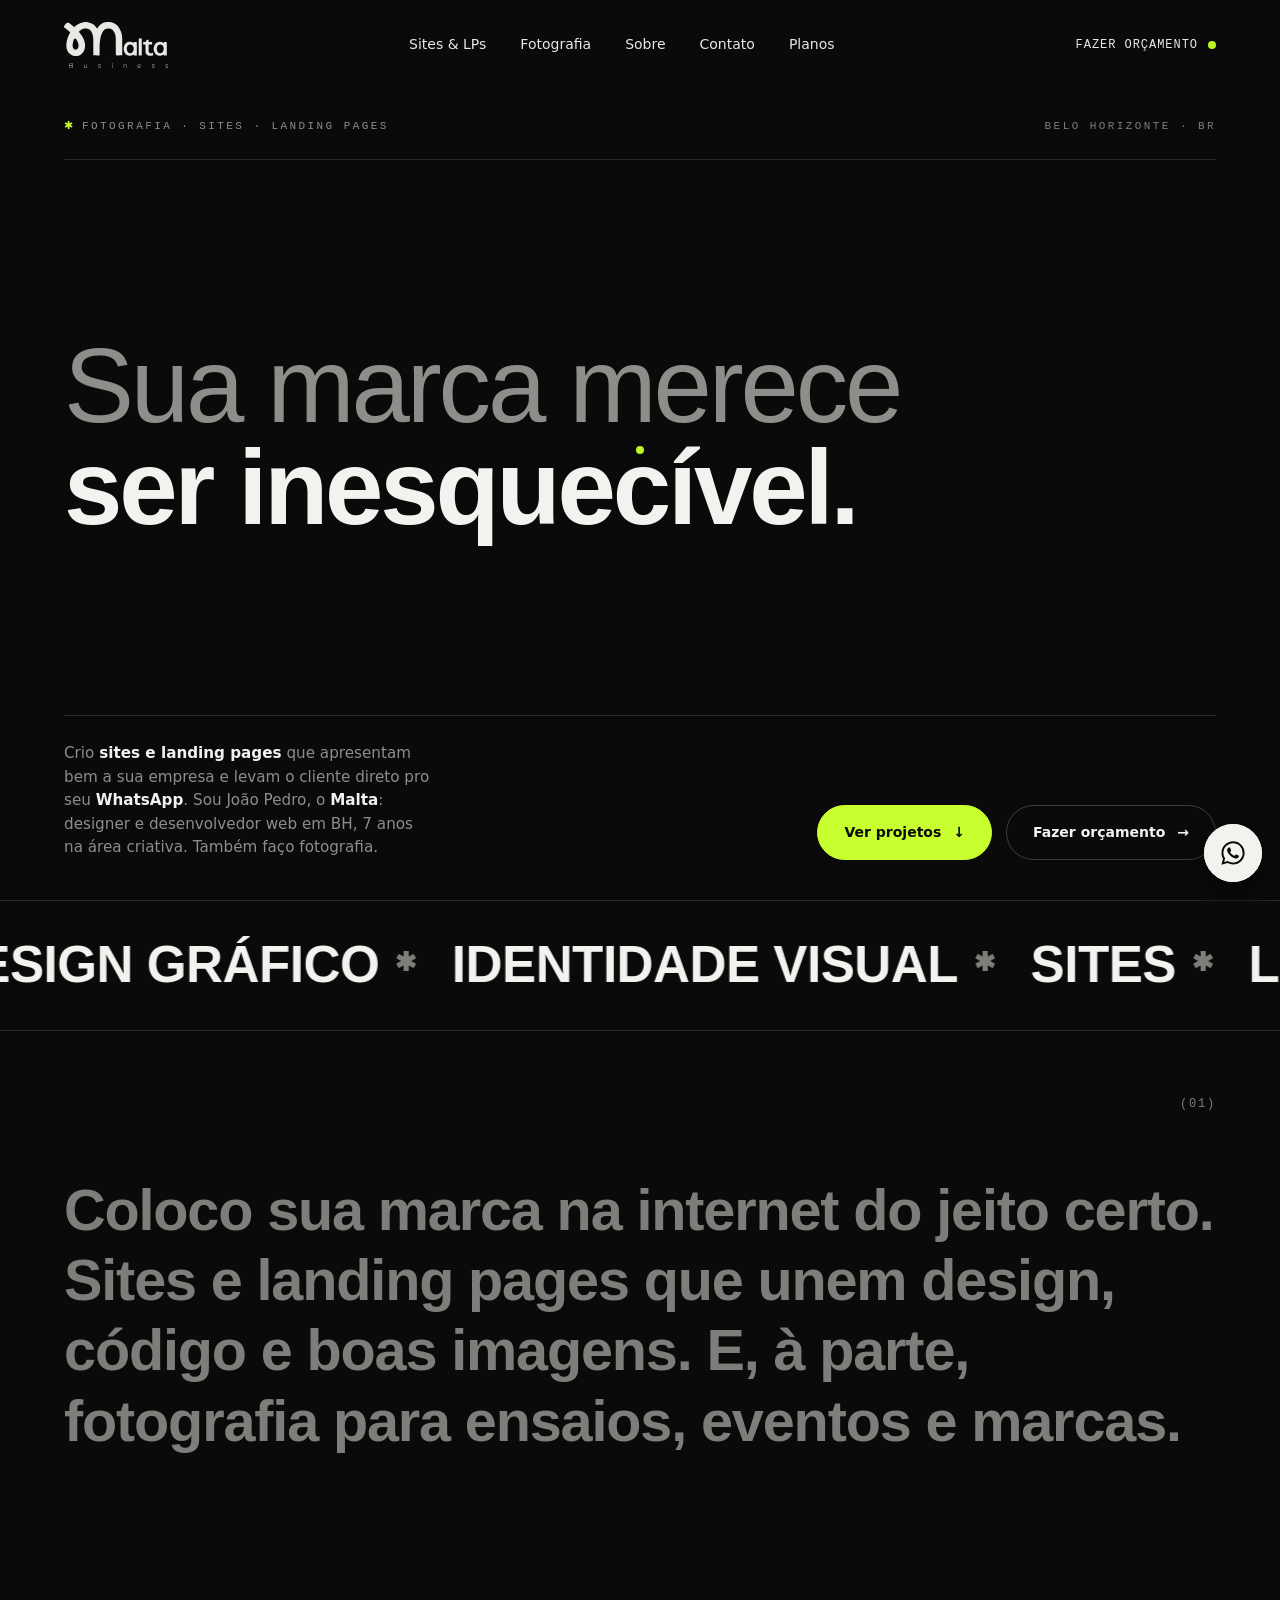
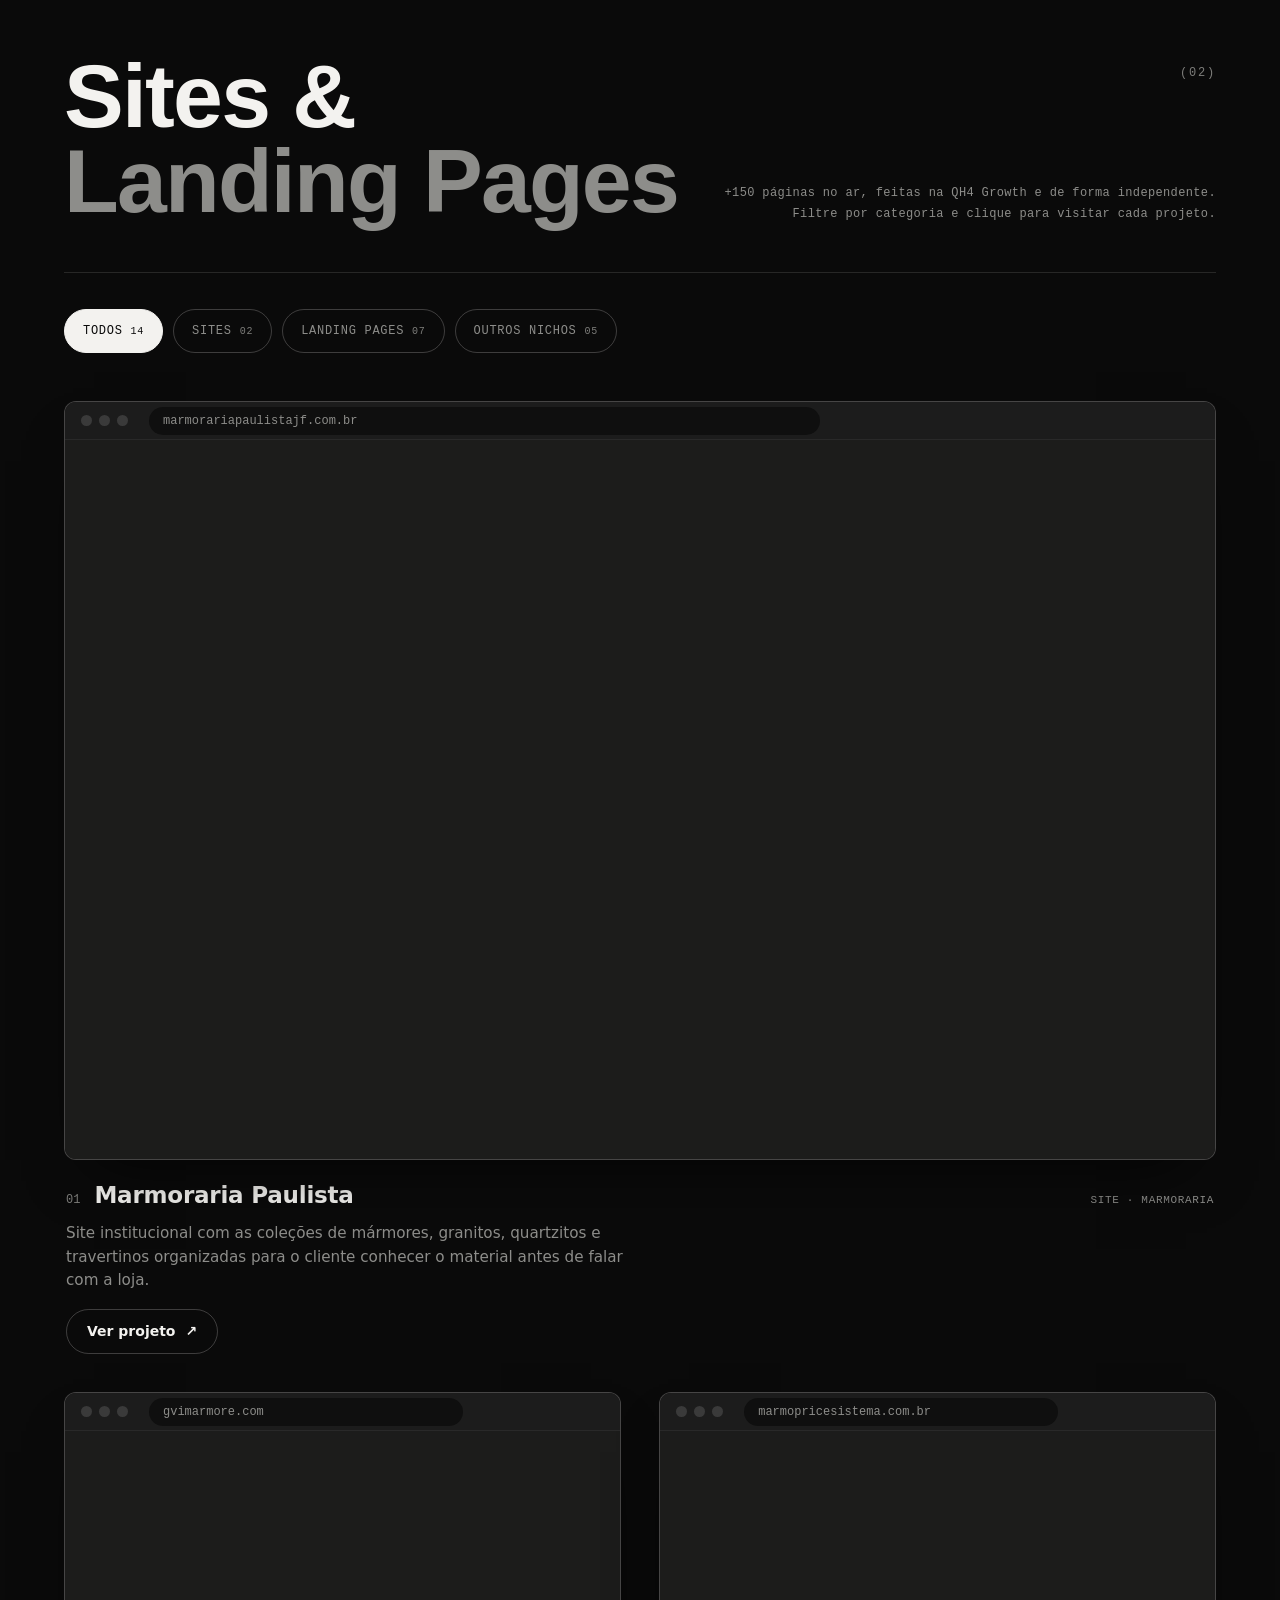
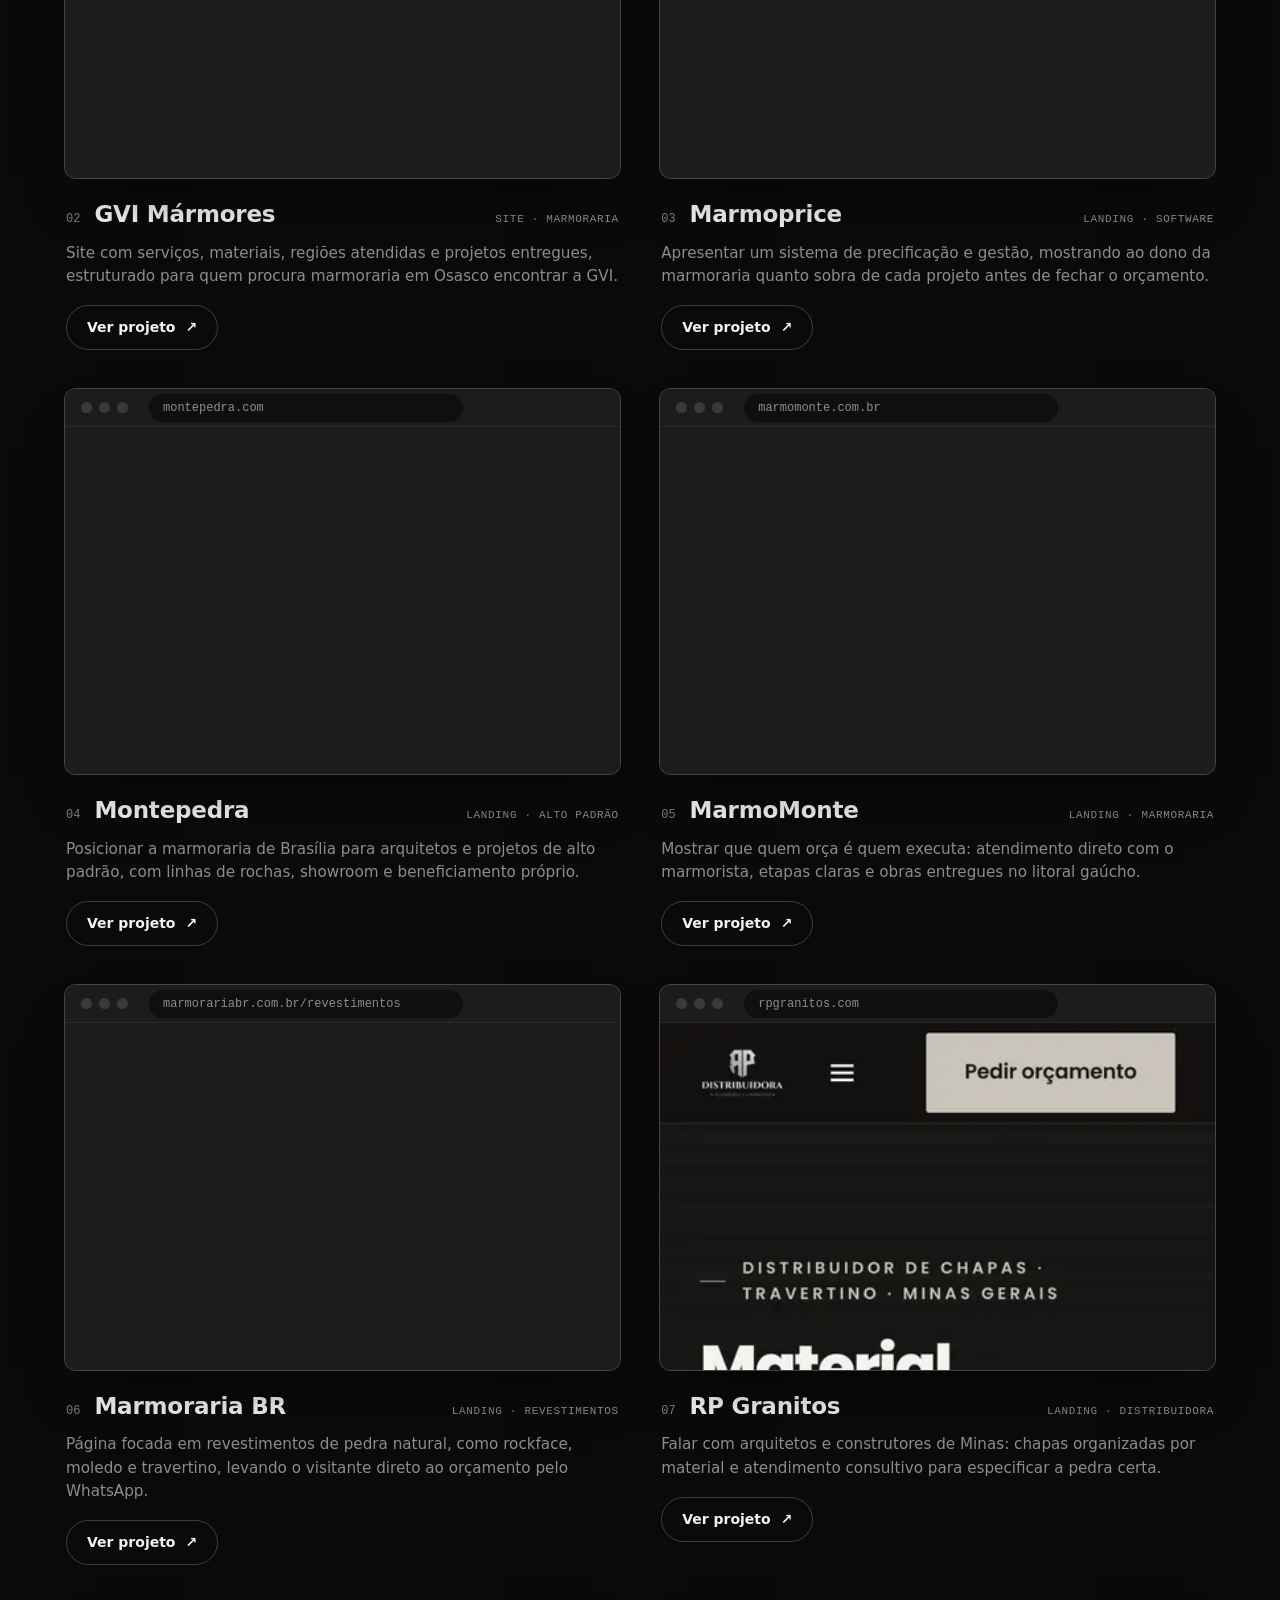
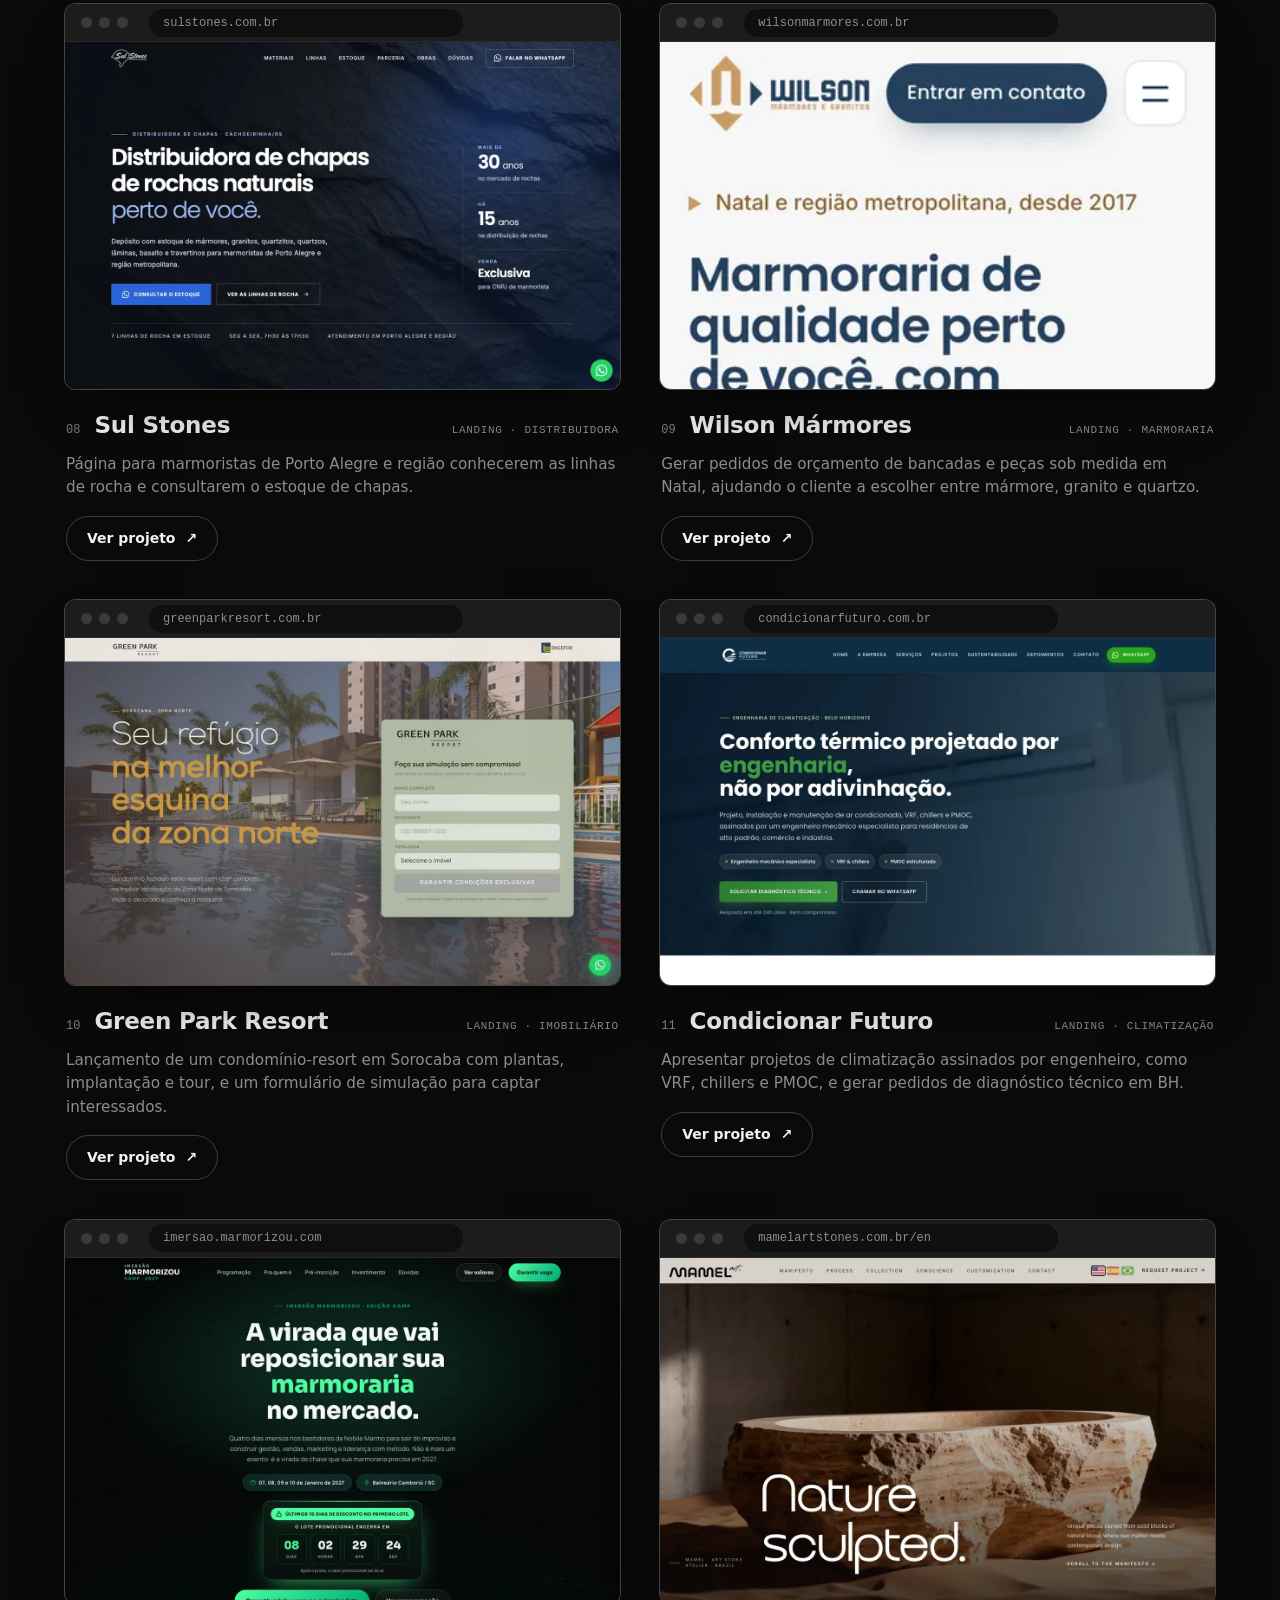
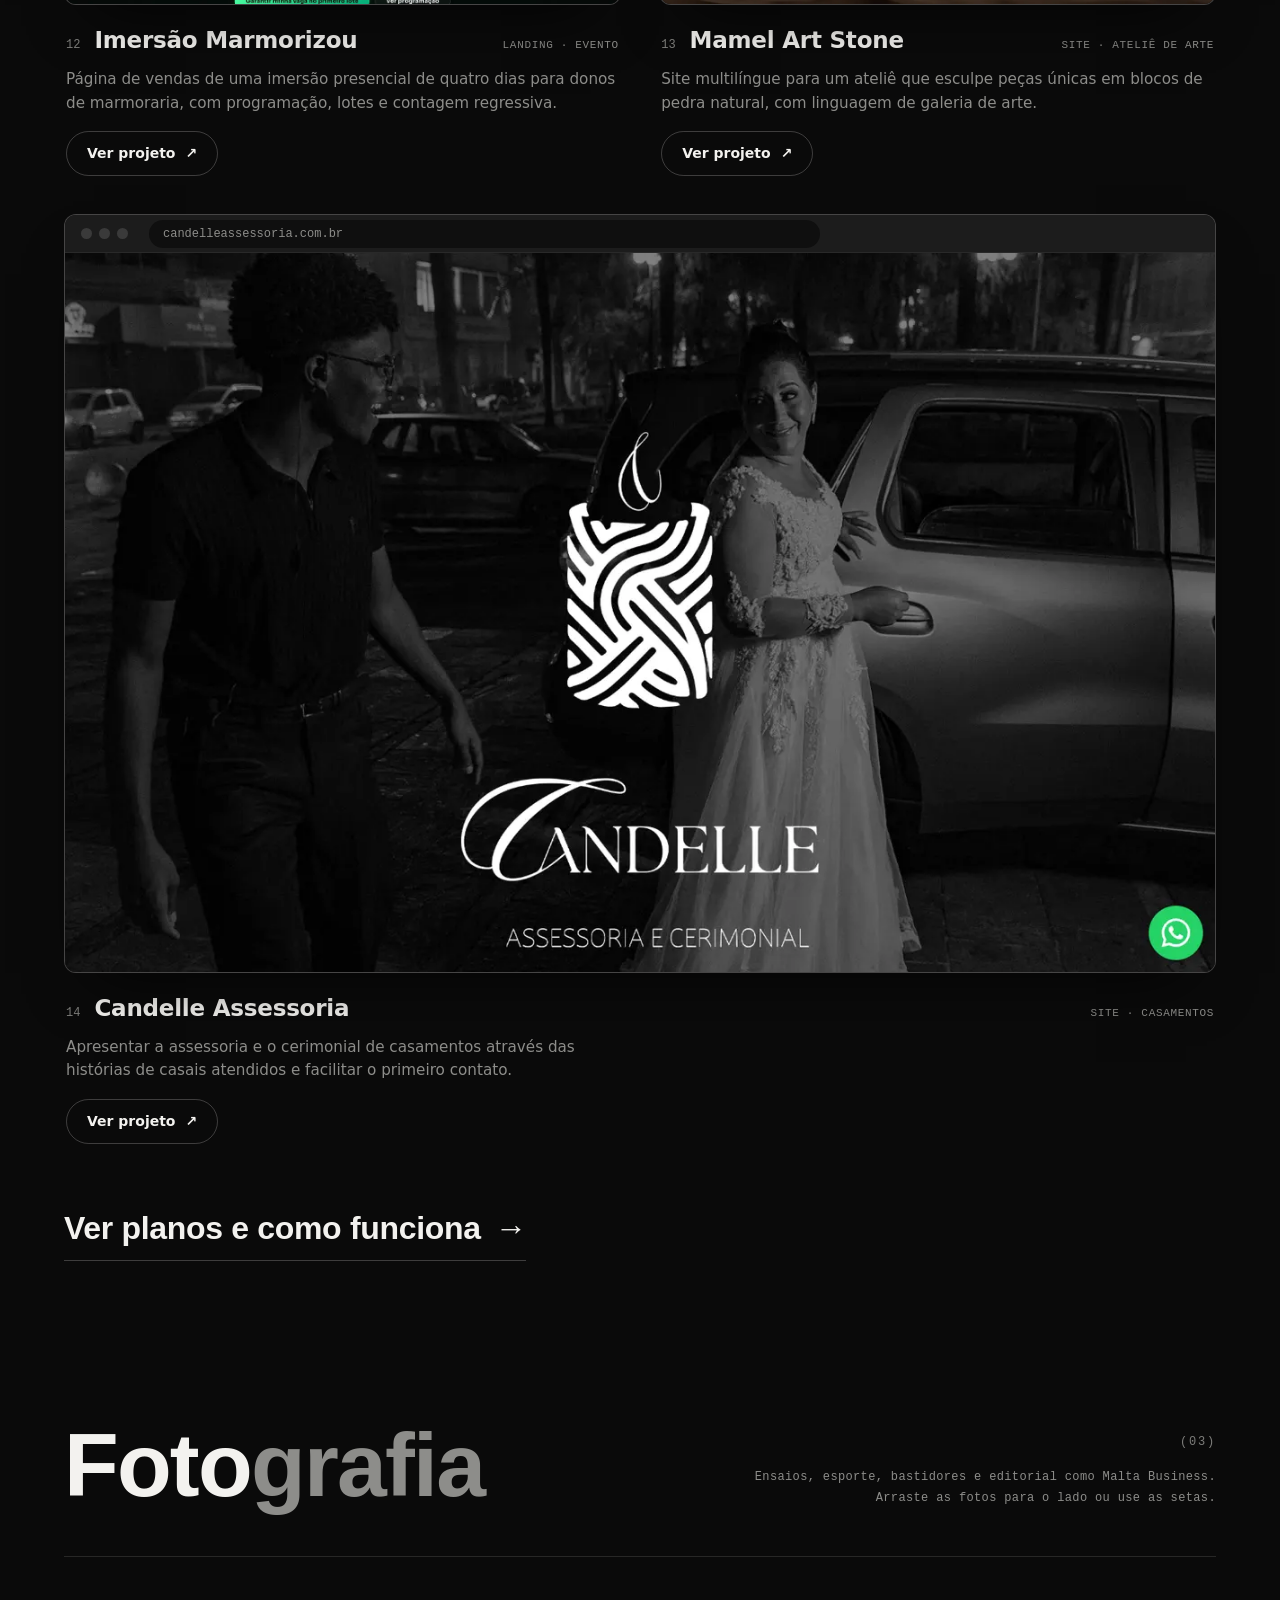
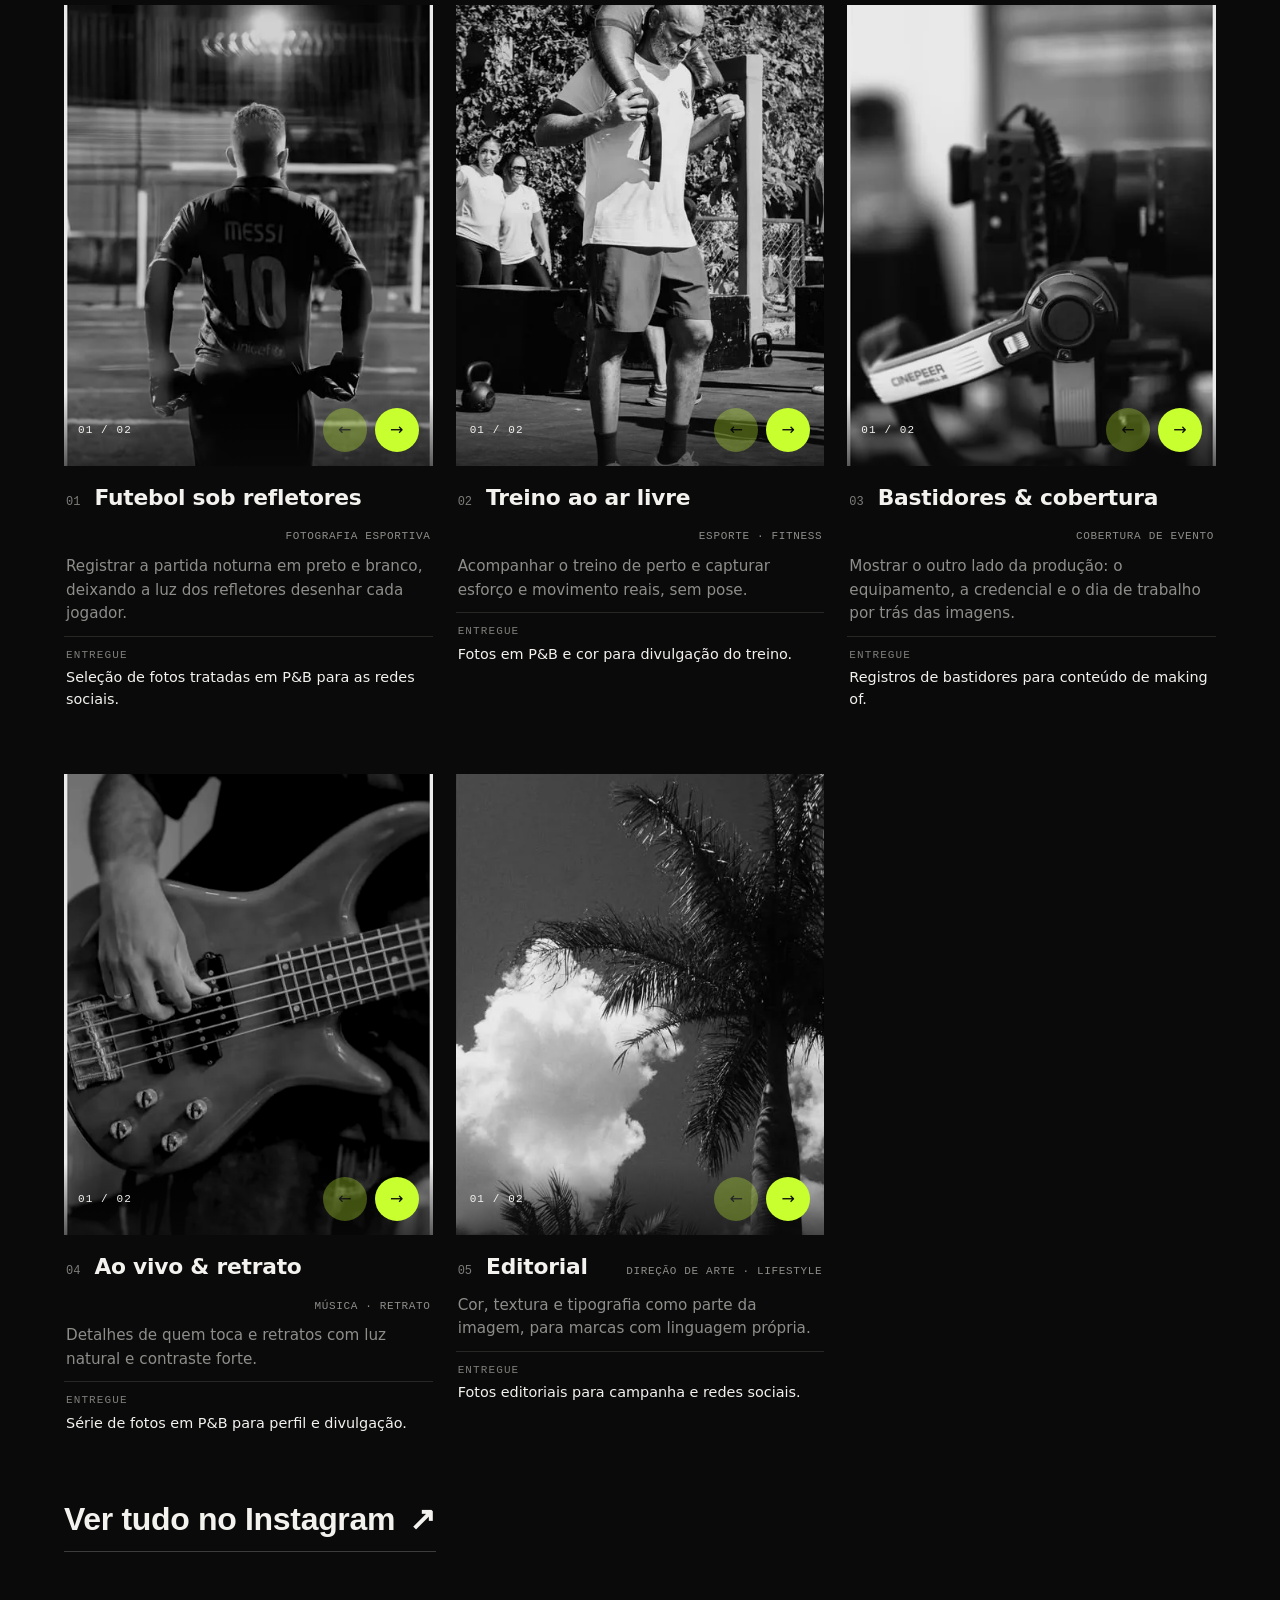
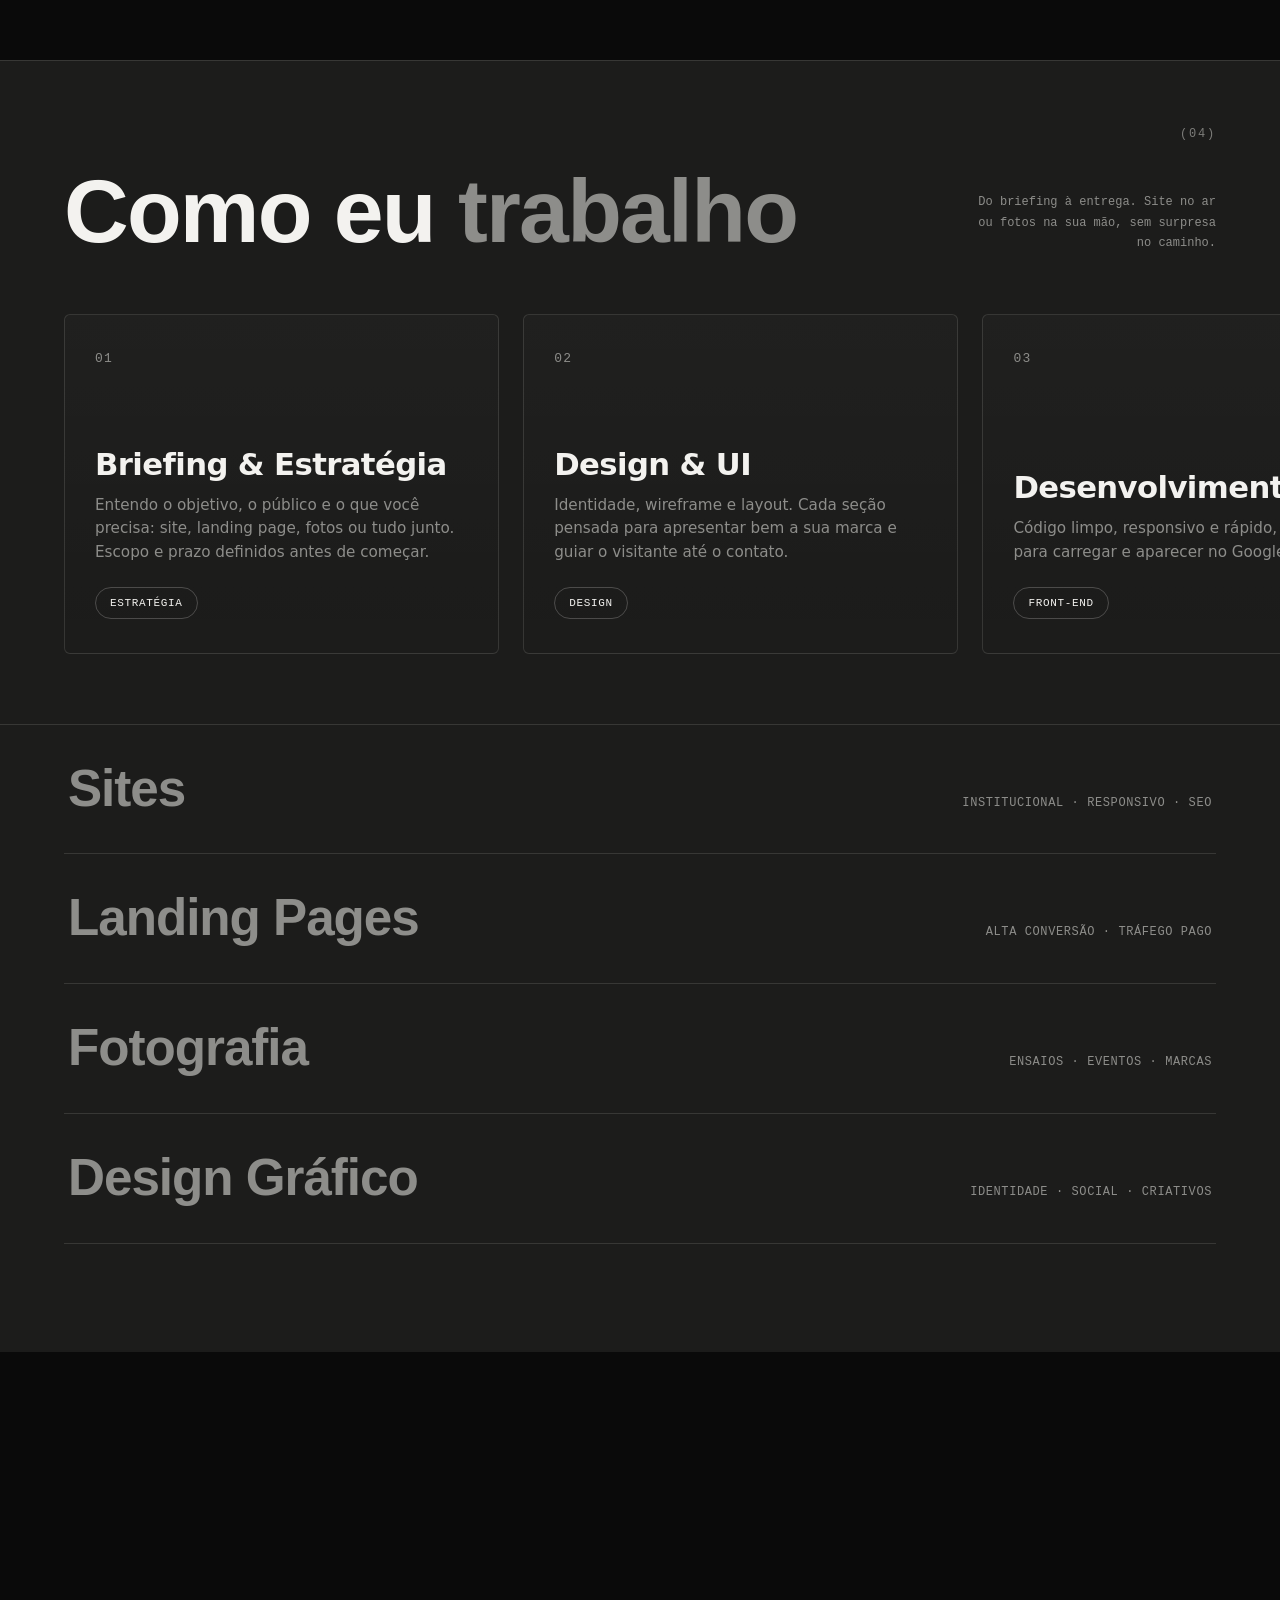
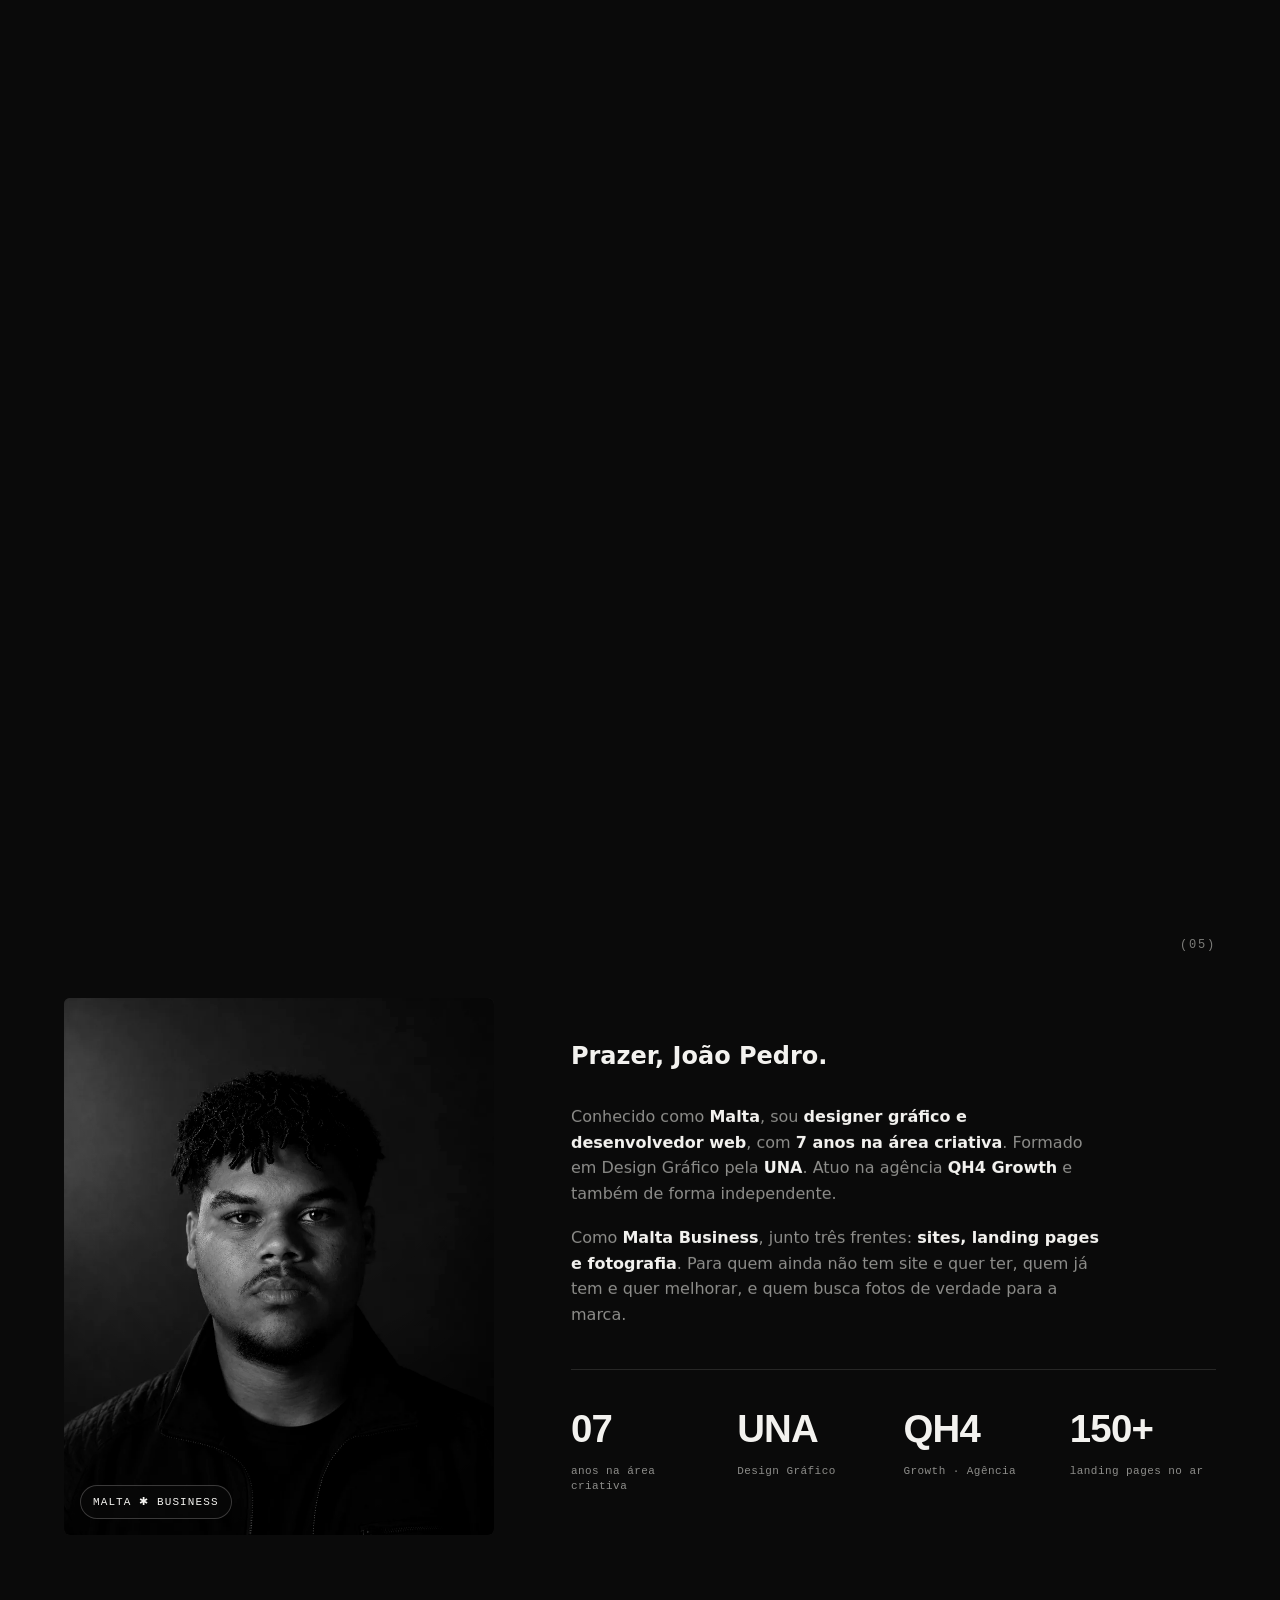
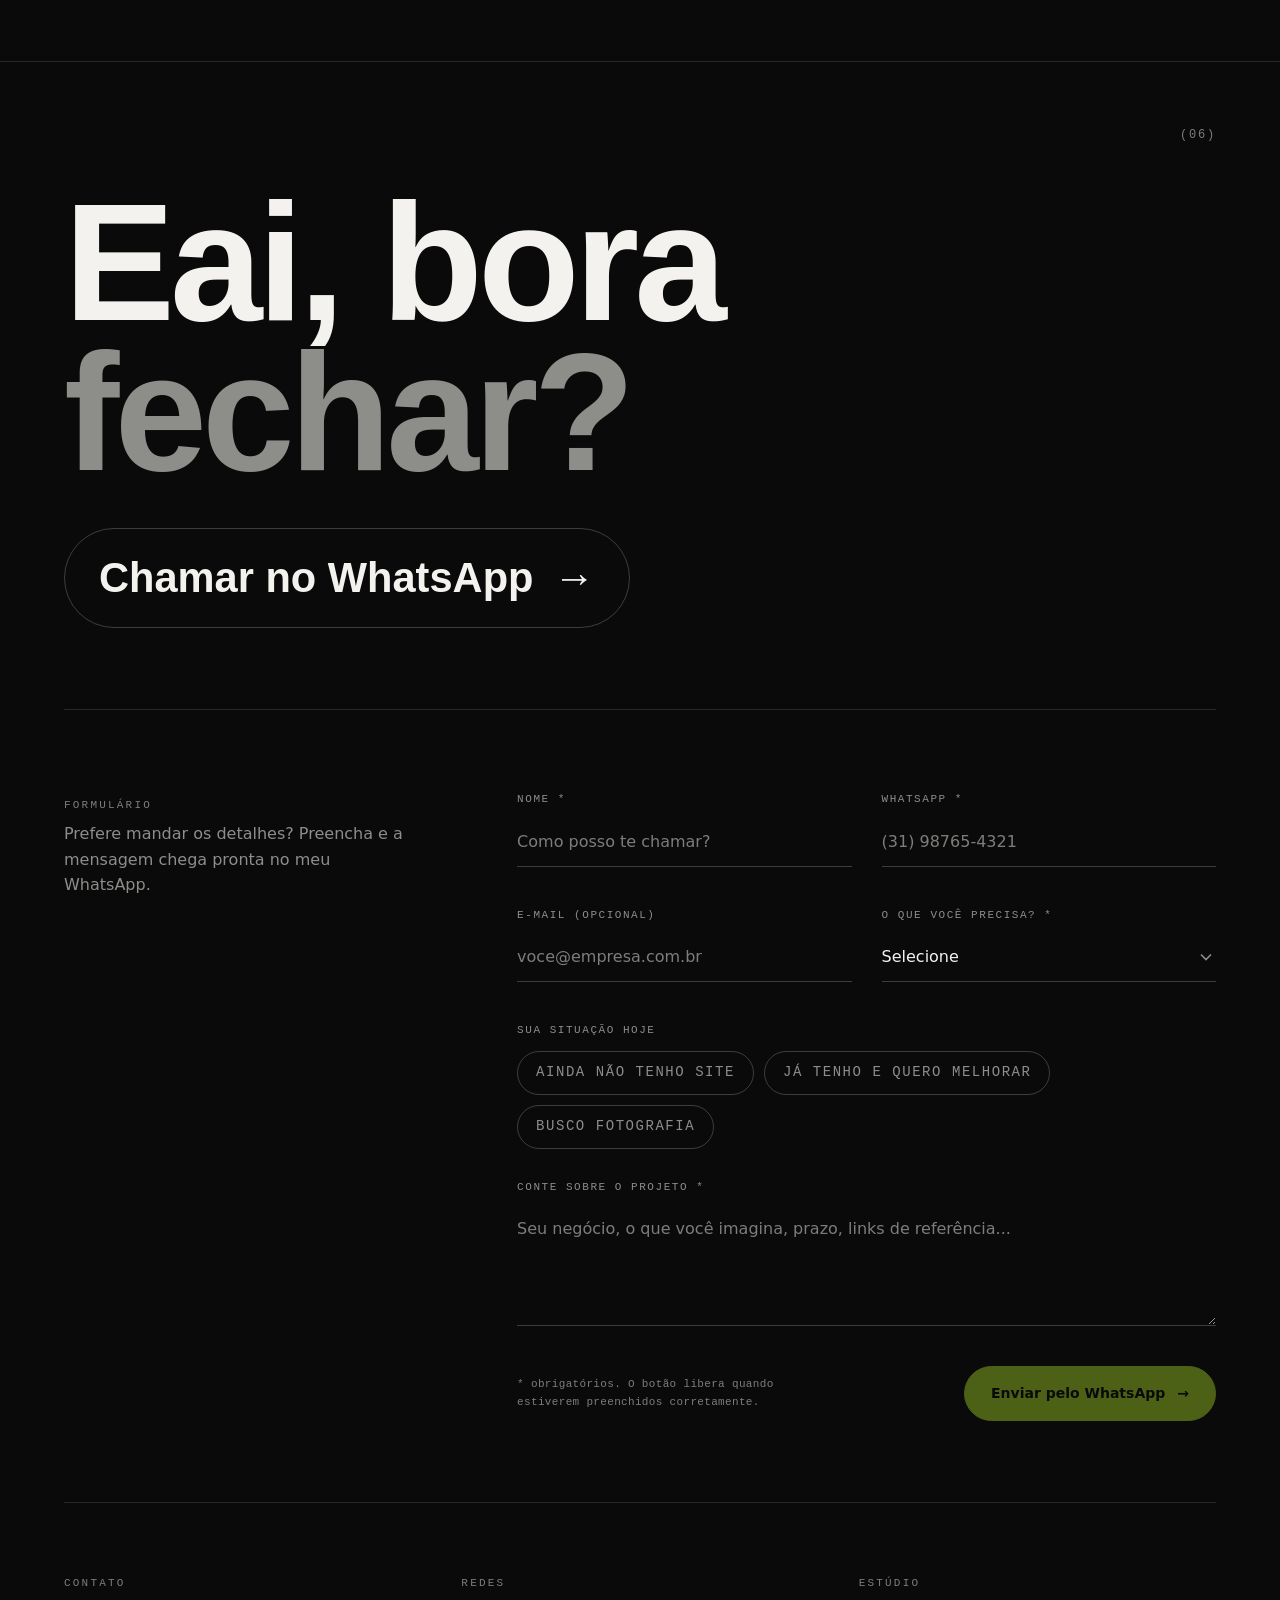
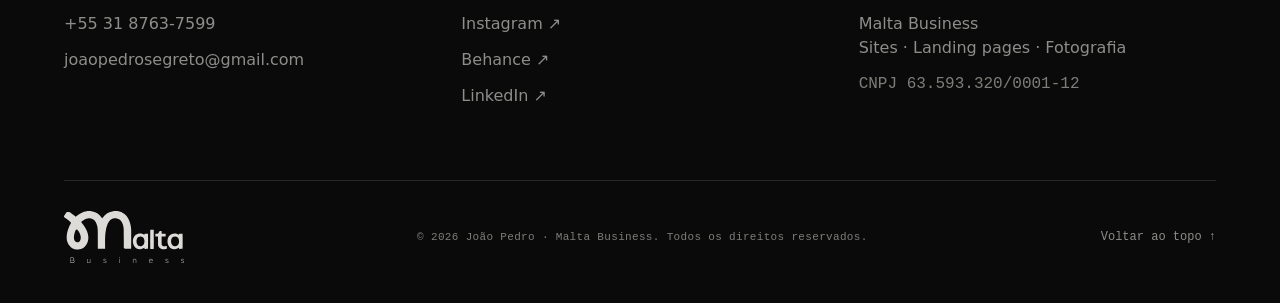
<file: index.html>
<!DOCTYPE html>
<html lang="pt-BR">
<head>
<meta charset="UTF-8" />
<meta name="viewport" content="width=device-width, initial-scale=1.0, viewport-fit=cover" />
<title>Sites e Landing Pages em BH | João Pedro Malta, Malta Business</title>
<meta name="description" content="Criação de sites e landing pages em Belo Horizonte para todo o Brasil: design, código rápido e foco em receber contatos no WhatsApp. Também fotografia. Por João Pedro, o Malta." />
<link rel="canonical" href="https://maltabusiness.com.br/" />
<meta name="robots" content="index, follow" />
<meta name="author" content="João Pedro Malta" />
<link rel="icon" href="favicon.ico" sizes="48x48" />
<link rel="icon" type="image/svg+xml" href="assets/favicon.svg" />
<link rel="icon" type="image/png" sizes="32x32" href="assets/favicon.png" />
<link rel="apple-touch-icon" href="assets/apple-touch-icon.png" />
<link rel="manifest" href="site.webmanifest" />
<meta property="og:type" content="website" />
<meta property="og:locale" content="pt_BR" />
<meta property="og:site_name" content="Malta Business" />
<meta property="og:url" content="https://maltabusiness.com.br/" />
<meta property="og:title" content="Sites e Landing Pages em BH | João Pedro Malta, Malta Business" />
<meta property="og:description" content="Sites e landing pages que trazem contatos pelo WhatsApp. Belo Horizonte, atendendo todo o Brasil." />
<meta property="og:image" content="https://maltabusiness.com.br/assets/og/og-cover.jpg" />
<meta property="og:image:width" content="1200" />
<meta property="og:image:height" content="630" />
<meta property="og:image:alt" content="Malta Business: fotografia, sites e landing pages" />
<meta name="twitter:card" content="summary_large_image" />
<meta name="twitter:title" content="Sites e Landing Pages em BH | João Pedro Malta, Malta Business" />
<meta name="twitter:description" content="Sites e landing pages que trazem contatos pelo WhatsApp. Belo Horizonte, atendendo todo o Brasil." />
<meta name="twitter:image" content="https://maltabusiness.com.br/assets/og/og-cover.jpg" />
<meta name="theme-color" content="#0A0A0A" />
<!-- Segurança: Content Security Policy (defesa contra XSS / injeção / exfiltração de dados) -->
<meta http-equiv="Content-Security-Policy" content="default-src 'self'; script-src 'self'; style-src 'self' 'unsafe-inline' https://fonts.googleapis.com; font-src 'self' https://fonts.gstatic.com; img-src 'self' data:; connect-src 'self'; base-uri 'self'; form-action 'self'; object-src 'none'; frame-src 'none'; upgrade-insecure-requests">
<meta name="referrer" content="strict-origin-when-cross-origin" />
<link rel="preconnect" href="https://fonts.googleapis.com">
<link rel="preconnect" href="https://fonts.gstatic.com" crossorigin>
<link rel="preload" as="style" href="https://fonts.googleapis.com/css2?family=Archivo:wght@300;400;500;600;700;800&family=Archivo+Expanded:wght@800&family=JetBrains+Mono:wght@400;500;700&display=swap">
<link rel="stylesheet" href="https://fonts.googleapis.com/css2?family=Archivo:wght@300;400;500;600;700;800&family=Archivo+Expanded:wght@800&family=JetBrains+Mono:wght@400;500;700&display=swap" media="print" data-fontswap>
<noscript><link rel="stylesheet" href="https://fonts.googleapis.com/css2?family=Archivo:wght@300;400;500;600;700;800&family=Archivo+Expanded:wght@800&family=JetBrains+Mono:wght@400;500;700&display=swap"></noscript>
<link rel="preload" as="image" href="assets/logo-malta.svg" fetchpriority="high" />
<link rel="stylesheet" href="css/style.css" />
<script type="application/ld+json">{"@context": "https://schema.org", "@type": "ProfessionalService", "@id": "https://maltabusiness.com.br/#malta", "name": "Malta Business", "url": "https://maltabusiness.com.br/", "logo": "https://maltabusiness.com.br/assets/icon-512.png", "image": "https://maltabusiness.com.br/assets/og/og-cover.jpg", "description": "Fotografia, criação de sites e landing pages para empresas e profissionais.", "telephone": "+55-31-8763-7599", "email": "joaopedrosegreto@gmail.com", "taxID": "63.593.320/0001-12", "address": {"@type": "PostalAddress", "addressLocality": "Belo Horizonte", "addressRegion": "MG", "addressCountry": "BR"}, "areaServed": {"@type": "Country", "name": "Brasil"}, "founder": {"@id": "https://maltabusiness.com.br/#joao-pedro"}, "sameAs": ["https://www.instagram.com/jp_fmalta/", "https://www.behance.net/joaopedromalta", "https://www.linkedin.com/in/joaopedromalta7"], "hasOfferCatalog": {"@type": "OfferCatalog", "name": "Serviços", "itemListElement": [{"@type": "Offer", "itemOffered": {"@type": "Service", "name": "Criação de sites"}}, {"@type": "Offer", "itemOffered": {"@type": "Service", "name": "Landing pages"}}, {"@type": "Offer", "itemOffered": {"@type": "Service", "name": "Fotografia"}}, {"@type": "Offer", "itemOffered": {"@type": "Service", "name": "Design gráfico"}}]}}</script>
<script type="application/ld+json">{"@context": "https://schema.org", "@type": "Person", "@id": "https://maltabusiness.com.br/#joao-pedro", "name": "João Pedro", "alternateName": "Malta", "jobTitle": "Designer gráfico e desenvolvedor web", "image": "https://maltabusiness.com.br/assets/about.webp", "alumniOf": {"@type": "CollegeOrUniversity", "name": "UNA"}, "worksFor": {"@id": "https://maltabusiness.com.br/#malta"}, "sameAs": ["https://www.instagram.com/jp_fmalta/", "https://www.behance.net/joaopedromalta", "https://www.linkedin.com/in/joaopedromalta7"]}</script>
<script type="application/ld+json">{"@context": "https://schema.org", "@type": "WebSite", "name": "Malta Business", "url": "https://maltabusiness.com.br/", "inLanguage": "pt-BR", "publisher": {"@id": "https://maltabusiness.com.br/#malta"}}</script>
</head>
<body>

<!-- LOADER -->
<div class="loader" id="loader">
  <div class="loader__inner">
    <img src="assets/logo-malta.svg" alt="Malta" class="loader__logo" width="604" height="265" />
    <div class="loader__bar"><span></span></div>
  </div>
</div>

<!-- CUSTOM CURSOR -->
<div class="cursor" id="cursor"></div>

<!-- NAV -->
<header class="nav" id="nav">
  <a href="#hero" class="nav__logo" data-cursor>
    <img src="assets/logo-malta.svg" alt="Malta Business" width="604" height="265" />
  </a>
  <nav class="nav__links">
    <a href="#lps" data-cursor>Sites &amp; LPs</a>
    <a href="#fotografia" data-cursor>Fotografia</a>
    <a href="#sobre" data-cursor>Sobre</a>
    <a href="#contato" data-cursor>Contato</a>
    <a href="landing-page/" data-cursor>Planos</a>
  </nav>
  <a href="https://wa.me/553187637599?text=Ol%C3%A1%20Malta%2C%20acabei%20de%20ver%20seus%20trabalhos%20no%20Google%20e%20gostaria%20de%20mais%20informa%C3%A7%C3%B5es." target="_blank" rel="noopener" class="nav__cta" data-cursor>
    <span>Fazer orçamento</span>
    <i class="dot"></i>
  </a>
  <button class="nav__burger" id="burger" type="button" aria-label="Menu" aria-controls="menu" aria-expanded="false"><span></span><span></span></button>
</header>

<!-- MOBILE MENU -->
<div class="menu" id="menu">
  <a href="#lps">Sites &amp; LPs<em>01</em></a>
  <a href="#fotografia">Fotografia<em>02</em></a>
  <a href="#sobre">Sobre<em>03</em></a>
  <a href="#contato">Contato<em>04</em></a>
  <a href="landing-page/">Planos<em>05</em></a>
  <a class="menu__cta" href="https://wa.me/553187637599?text=Ol%C3%A1%20Malta%2C%20acabei%20de%20ver%20seus%20trabalhos%20no%20Google%20e%20gostaria%20de%20mais%20informa%C3%A7%C3%B5es." target="_blank" rel="noopener">WhatsApp →</a>
</div>

<main>

<!-- HERO -->
<section class="hero" id="hero">
  <div class="hero__top">
    <span class="eyebrow"><i class="mark">✱</i> Fotografia · Sites · Landing Pages</span>
    <span class="eyebrow eyebrow--right">Belo Horizonte · BR</span>
  </div>

  <h1 class="hero__title">
    <span class="line"><span class="w light">Sua marca merece</span></span>
    <span class="line"><span class="w bold">ser inesquecível.</span></span>
  </h1>

  <div class="hero__bottom">
    <p class="hero__lead reveal-lines">
      Crio <strong>sites e landing pages</strong> que apresentam bem a sua empresa e
      levam o cliente direto pro seu <strong>WhatsApp</strong>. Sou João Pedro, o <strong>Malta</strong>:
      designer e desenvolvedor web em BH, 7 anos na área criativa. Também faço fotografia.
    </p>
    <div class="hero__actions">
      <a href="#lps" class="btn btn--solid" data-cursor><span>Ver projetos</span><i>↓</i></a>
      <a href="https://wa.me/553187637599?text=Ol%C3%A1%20Malta%2C%20acabei%20de%20ver%20seus%20trabalhos%20no%20Google%20e%20gostaria%20de%20mais%20informa%C3%A7%C3%B5es." target="_blank" rel="noopener" class="btn btn--ghost" data-cursor><span>Fazer orçamento</span><i>→</i></a>
    </div>
  </div>

  <div class="hero__scroll"><span>Role para descobrir</span><i></i></div>
</section>

<!-- MARQUEE -->
<section class="marquee" aria-hidden="true">
  <div class="marquee__track" id="marquee">
    <span>Sites<i>✱</i></span><span>Landing Pages<i>✱</i></span><span>Fotografia<i>✱</i></span>
    <span>Design Gráfico<i>✱</i></span><span>Identidade Visual<i>✱</i></span>
    <span>Sites<i>✱</i></span><span>Landing Pages<i>✱</i></span><span>Fotografia<i>✱</i></span>
    <span>Design Gráfico<i>✱</i></span><span>Identidade Visual<i>✱</i></span>
  </div>
</section>

<!-- STATEMENT -->
<section class="statement" id="statement">
  <span class="section-index">(01)</span>
  <p class="statement__text">
    <span class="word">Coloco</span> <span class="word">sua</span> <span class="word">marca</span>
    <span class="word">na</span> <span class="word">internet</span> <span class="word">do</span>
    <span class="word">jeito</span> <span class="word">certo.</span> <span class="word">Sites</span>
    <span class="word">e</span> <span class="word">landing</span> <span class="word">pages</span>
    <span class="word">que</span> <span class="word">unem</span> <span class="word">design,</span>
    <span class="word">código</span> <span class="word">e</span> <span class="word">boas</span>
    <span class="word">imagens.</span> <span class="word">E,</span> <span class="word">à</span>
    <span class="word">parte,</span> <span class="word">fotografia</span> <span class="word">para</span>
    <span class="word">ensaios,</span> <span class="word">eventos</span> <span class="word">e</span>
    <span class="word">marcas.</span>
  </p>
</section>

<!-- LANDING PAGES (primary) -->
<section class="lps" id="lps">
  <div class="lps__head">
    <span class="section-index">(02)</span>
    <h2 class="sec-title reveal-title"><span>Sites &amp;</span> <span>Landing Pages</span></h2>
    <p class="lps__note">+150 páginas no ar, feitas na QH4 Growth e de forma independente.<br>Filtre por categoria e clique para visitar cada projeto.</p>
  </div>

  <div class="lp-tabs" role="group" aria-label="Filtrar projetos">
    <button type="button" class="lp-tab" data-filter="all" aria-pressed="true" data-cursor>Todos <sup>14</sup></button>
    <button type="button" class="lp-tab" data-filter="sites" aria-pressed="false" data-cursor>Sites <sup>02</sup></button>
    <button type="button" class="lp-tab" data-filter="lps" aria-pressed="false" data-cursor>Landing Pages <sup>07</sup></button>
    <button type="button" class="lp-tab" data-filter="outros" aria-pressed="false" data-cursor>Outros nichos <sup>05</sup></button>
  </div>

  <div class="lp-grid">
    <article class="lp" data-cat="sites" data-cursor>
      <a class="lp__frame" href="https://marmorariapaulistajf.com.br/" target="_blank" rel="noopener" aria-label="Ver projeto Marmoraria Paulista (abre em nova aba)">
        <span class="lp__bar"><i></i><i></i><i></i><em>marmorariapaulistajf.com.br</em></span>
        <span class="lp__shot"><picture><source media="(max-width:640px)" srcset="assets/lp/marmorariapaulista_mob.webp" width="420" height="909"><img src="assets/lp/marmorariapaulista.webp" alt="Tela inicial do projeto Marmoraria Paulista" width="1280" height="800" loading="lazy" decoding="async" /></picture></span>
        <span class="lp__visit">Ver ao vivo ↗</span>
      </a>
      <div class="lp__meta"><span class="lp__idx">01</span><h3>Marmoraria Paulista</h3><span class="lp__type">Site · Marmoraria</span></div>
      <p class="lp__desc">Site institucional com as coleções de mármores, granitos, quartzitos e travertinos organizadas para o cliente conhecer o material antes de falar com a loja.</p>
      <a class="lp__btn" href="https://marmorariapaulistajf.com.br/" target="_blank" rel="noopener" data-cursor>Ver projeto <i>↗</i></a>
    </article>

    <article class="lp" data-cat="sites" data-cursor>
      <a class="lp__frame" href="https://gvimarmore.com/" target="_blank" rel="noopener" aria-label="Ver projeto GVI Mármores (abre em nova aba)">
        <span class="lp__bar"><i></i><i></i><i></i><em>gvimarmore.com</em></span>
        <span class="lp__shot"><picture><source media="(max-width:640px)" srcset="assets/lp/gvimarmore_mob.webp" width="420" height="909"><img src="assets/lp/gvimarmore.webp" alt="Tela inicial do projeto GVI Mármores" width="1280" height="800" loading="lazy" decoding="async" /></picture></span>
        <span class="lp__visit">Ver ao vivo ↗</span>
      </a>
      <div class="lp__meta"><span class="lp__idx">02</span><h3>GVI Mármores</h3><span class="lp__type">Site · Marmoraria</span></div>
      <p class="lp__desc">Site com serviços, materiais, regiões atendidas e projetos entregues, estruturado para quem procura marmoraria em Osasco encontrar a GVI.</p>
      <a class="lp__btn" href="https://gvimarmore.com/" target="_blank" rel="noopener" data-cursor>Ver projeto <i>↗</i></a>
    </article>

    <article class="lp" data-cat="lps" data-cursor>
      <a class="lp__frame" href="https://www.marmopricesistema.com.br/" target="_blank" rel="noopener" aria-label="Ver projeto Marmoprice (abre em nova aba)">
        <span class="lp__bar"><i></i><i></i><i></i><em>marmopricesistema.com.br</em></span>
        <span class="lp__shot"><picture><source media="(max-width:640px)" srcset="assets/lp/marmoprice_mob.webp" width="420" height="909"><img src="assets/lp/marmoprice.webp" alt="Tela inicial do projeto Marmoprice" width="1280" height="800" loading="lazy" decoding="async" /></picture></span>
        <span class="lp__visit">Ver ao vivo ↗</span>
      </a>
      <div class="lp__meta"><span class="lp__idx">03</span><h3>Marmoprice</h3><span class="lp__type">Landing · Software</span></div>
      <p class="lp__desc">Apresentar um sistema de precificação e gestão, mostrando ao dono da marmoraria quanto sobra de cada projeto antes de fechar o orçamento.</p>
      <a class="lp__btn" href="https://www.marmopricesistema.com.br/" target="_blank" rel="noopener" data-cursor>Ver projeto <i>↗</i></a>
    </article>

    <article class="lp" data-cat="lps" data-cursor>
      <a class="lp__frame" href="https://montepedra.com/" target="_blank" rel="noopener" aria-label="Ver projeto Montepedra (abre em nova aba)">
        <span class="lp__bar"><i></i><i></i><i></i><em>montepedra.com</em></span>
        <span class="lp__shot"><picture><source media="(max-width:640px)" srcset="assets/lp/montepedra_mob.webp" width="420" height="909"><img src="assets/lp/montepedra.webp" alt="Tela inicial do projeto Montepedra" width="1280" height="800" loading="lazy" decoding="async" /></picture></span>
        <span class="lp__visit">Ver ao vivo ↗</span>
      </a>
      <div class="lp__meta"><span class="lp__idx">04</span><h3>Montepedra</h3><span class="lp__type">Landing · Alto padrão</span></div>
      <p class="lp__desc">Posicionar a marmoraria de Brasília para arquitetos e projetos de alto padrão, com linhas de rochas, showroom e beneficiamento próprio.</p>
      <a class="lp__btn" href="https://montepedra.com/" target="_blank" rel="noopener" data-cursor>Ver projeto <i>↗</i></a>
    </article>

    <article class="lp" data-cat="lps" data-cursor>
      <a class="lp__frame" href="https://www.marmomonte.com.br/" target="_blank" rel="noopener" aria-label="Ver projeto MarmoMonte (abre em nova aba)">
        <span class="lp__bar"><i></i><i></i><i></i><em>marmomonte.com.br</em></span>
        <span class="lp__shot"><picture><source media="(max-width:640px)" srcset="assets/lp/marmomonte_mob.webp" width="420" height="909"><img src="assets/lp/marmomonte.webp" alt="Tela inicial do projeto MarmoMonte" width="1280" height="800" loading="lazy" decoding="async" /></picture></span>
        <span class="lp__visit">Ver ao vivo ↗</span>
      </a>
      <div class="lp__meta"><span class="lp__idx">05</span><h3>MarmoMonte</h3><span class="lp__type">Landing · Marmoraria</span></div>
      <p class="lp__desc">Mostrar que quem orça é quem executa: atendimento direto com o marmorista, etapas claras e obras entregues no litoral gaúcho.</p>
      <a class="lp__btn" href="https://www.marmomonte.com.br/" target="_blank" rel="noopener" data-cursor>Ver projeto <i>↗</i></a>
    </article>

    <article class="lp" data-cat="lps" data-cursor>
      <a class="lp__frame" href="https://www.marmorariabr.com.br/revestimentos" target="_blank" rel="noopener" aria-label="Ver projeto Marmoraria BR (abre em nova aba)">
        <span class="lp__bar"><i></i><i></i><i></i><em>marmorariabr.com.br/revestimentos</em></span>
        <span class="lp__shot"><picture><source media="(max-width:640px)" srcset="assets/lp/marmorariabr_mob.webp" width="420" height="909"><img src="assets/lp/marmorariabr.webp" alt="Tela inicial do projeto Marmoraria BR" width="1280" height="800" loading="lazy" decoding="async" /></picture></span>
        <span class="lp__visit">Ver ao vivo ↗</span>
      </a>
      <div class="lp__meta"><span class="lp__idx">06</span><h3>Marmoraria BR</h3><span class="lp__type">Landing · Revestimentos</span></div>
      <p class="lp__desc">Página focada em revestimentos de pedra natural, como rockface, moledo e travertino, levando o visitante direto ao orçamento pelo WhatsApp.</p>
      <a class="lp__btn" href="https://www.marmorariabr.com.br/revestimentos" target="_blank" rel="noopener" data-cursor>Ver projeto <i>↗</i></a>
    </article>

    <article class="lp" data-cat="lps" data-cursor>
      <a class="lp__frame" href="https://www.rpgranitos.com/" target="_blank" rel="noopener" aria-label="Ver projeto RP Granitos (abre em nova aba)">
        <span class="lp__bar"><i></i><i></i><i></i><em>rpgranitos.com</em></span>
        <span class="lp__shot"><picture><source media="(max-width:640px)" srcset="assets/lp/rpgranitos_mob.webp" width="420" height="909"><img src="assets/lp/rpgranitos.webp" alt="Tela inicial do projeto RP Granitos" width="1280" height="800" loading="lazy" decoding="async" /></picture></span>
        <span class="lp__visit">Ver ao vivo ↗</span>
      </a>
      <div class="lp__meta"><span class="lp__idx">07</span><h3>RP Granitos</h3><span class="lp__type">Landing · Distribuidora</span></div>
      <p class="lp__desc">Falar com arquitetos e construtores de Minas: chapas organizadas por material e atendimento consultivo para especificar a pedra certa.</p>
      <a class="lp__btn" href="https://www.rpgranitos.com/" target="_blank" rel="noopener" data-cursor>Ver projeto <i>↗</i></a>
    </article>

    <article class="lp" data-cat="lps" data-cursor>
      <a class="lp__frame" href="https://www.sulstones.com.br/" target="_blank" rel="noopener" aria-label="Ver projeto Sul Stones (abre em nova aba)">
        <span class="lp__bar"><i></i><i></i><i></i><em>sulstones.com.br</em></span>
        <span class="lp__shot"><picture><source media="(max-width:640px)" srcset="assets/lp/sulstones_mob.webp" width="420" height="909"><img src="assets/lp/sulstones.webp" alt="Tela inicial do projeto Sul Stones" width="1280" height="800" loading="lazy" decoding="async" /></picture></span>
        <span class="lp__visit">Ver ao vivo ↗</span>
      </a>
      <div class="lp__meta"><span class="lp__idx">08</span><h3>Sul Stones</h3><span class="lp__type">Landing · Distribuidora</span></div>
      <p class="lp__desc">Página para marmoristas de Porto Alegre e região conhecerem as linhas de rocha e consultarem o estoque de chapas.</p>
      <a class="lp__btn" href="https://www.sulstones.com.br/" target="_blank" rel="noopener" data-cursor>Ver projeto <i>↗</i></a>
    </article>

    <article class="lp" data-cat="lps" data-cursor>
      <a class="lp__frame" href="https://www.wilsonmarmores.com.br/" target="_blank" rel="noopener" aria-label="Ver projeto Wilson Mármores (abre em nova aba)">
        <span class="lp__bar"><i></i><i></i><i></i><em>wilsonmarmores.com.br</em></span>
        <span class="lp__shot"><picture><source media="(max-width:640px)" srcset="assets/lp/wilsonmarmores_mob.webp" width="420" height="909"><img src="assets/lp/wilsonmarmores.webp" alt="Tela inicial do projeto Wilson Mármores" width="1280" height="800" loading="lazy" decoding="async" /></picture></span>
        <span class="lp__visit">Ver ao vivo ↗</span>
      </a>
      <div class="lp__meta"><span class="lp__idx">09</span><h3>Wilson Mármores</h3><span class="lp__type">Landing · Marmoraria</span></div>
      <p class="lp__desc">Gerar pedidos de orçamento de bancadas e peças sob medida em Natal, ajudando o cliente a escolher entre mármore, granito e quartzo.</p>
      <a class="lp__btn" href="https://www.wilsonmarmores.com.br/" target="_blank" rel="noopener" data-cursor>Ver projeto <i>↗</i></a>
    </article>

    <article class="lp" data-cat="outros" data-cursor>
      <a class="lp__frame" href="https://www.greenparkresort.com.br/" target="_blank" rel="noopener" aria-label="Ver projeto Green Park Resort (abre em nova aba)">
        <span class="lp__bar"><i></i><i></i><i></i><em>greenparkresort.com.br</em></span>
        <span class="lp__shot"><picture><source media="(max-width:640px)" srcset="assets/lp/greenpark_mob.webp" width="420" height="909"><img src="assets/lp/greenpark.webp" alt="Tela inicial do projeto Green Park Resort" width="1280" height="800" loading="lazy" decoding="async" /></picture></span>
        <span class="lp__visit">Ver ao vivo ↗</span>
      </a>
      <div class="lp__meta"><span class="lp__idx">10</span><h3>Green Park Resort</h3><span class="lp__type">Landing · Imobiliário</span></div>
      <p class="lp__desc">Lançamento de um condomínio-resort em Sorocaba com plantas, implantação e tour, e um formulário de simulação para captar interessados.</p>
      <a class="lp__btn" href="https://www.greenparkresort.com.br/" target="_blank" rel="noopener" data-cursor>Ver projeto <i>↗</i></a>
    </article>

    <article class="lp" data-cat="outros" data-cursor>
      <a class="lp__frame" href="https://www.condicionarfuturo.com.br/" target="_blank" rel="noopener" aria-label="Ver projeto Condicionar Futuro (abre em nova aba)">
        <span class="lp__bar"><i></i><i></i><i></i><em>condicionarfuturo.com.br</em></span>
        <span class="lp__shot"><picture><source media="(max-width:640px)" srcset="assets/lp/condicionarfuturo_mob.webp" width="420" height="909"><img src="assets/lp/condicionarfuturo.webp" alt="Tela inicial do projeto Condicionar Futuro" width="1280" height="800" loading="lazy" decoding="async" /></picture></span>
        <span class="lp__visit">Ver ao vivo ↗</span>
      </a>
      <div class="lp__meta"><span class="lp__idx">11</span><h3>Condicionar Futuro</h3><span class="lp__type">Landing · Climatização</span></div>
      <p class="lp__desc">Apresentar projetos de climatização assinados por engenheiro, como VRF, chillers e PMOC, e gerar pedidos de diagnóstico técnico em BH.</p>
      <a class="lp__btn" href="https://www.condicionarfuturo.com.br/" target="_blank" rel="noopener" data-cursor>Ver projeto <i>↗</i></a>
    </article>

    <article class="lp" data-cat="outros" data-cursor>
      <a class="lp__frame" href="https://imersao.marmorizou.com/" target="_blank" rel="noopener" aria-label="Ver projeto Imersão Marmorizou (abre em nova aba)">
        <span class="lp__bar"><i></i><i></i><i></i><em>imersao.marmorizou.com</em></span>
        <span class="lp__shot"><picture><source media="(max-width:640px)" srcset="assets/lp/marmorizou_mob.webp" width="420" height="909"><img src="assets/lp/marmorizou.webp" alt="Tela inicial do projeto Imersão Marmorizou" width="1280" height="800" loading="lazy" decoding="async" /></picture></span>
        <span class="lp__visit">Ver ao vivo ↗</span>
      </a>
      <div class="lp__meta"><span class="lp__idx">12</span><h3>Imersão Marmorizou</h3><span class="lp__type">Landing · Evento</span></div>
      <p class="lp__desc">Página de vendas de uma imersão presencial de quatro dias para donos de marmoraria, com programação, lotes e contagem regressiva.</p>
      <a class="lp__btn" href="https://imersao.marmorizou.com/" target="_blank" rel="noopener" data-cursor>Ver projeto <i>↗</i></a>
    </article>

    <article class="lp" data-cat="outros" data-cursor>
      <a class="lp__frame" href="https://mamelartstones.com.br/en/" target="_blank" rel="noopener" aria-label="Ver projeto Mamel Art Stone (abre em nova aba)">
        <span class="lp__bar"><i></i><i></i><i></i><em>mamelartstones.com.br/en</em></span>
        <span class="lp__shot"><picture><source media="(max-width:640px)" srcset="assets/lp/mamelart_mob.webp" width="420" height="909"><img src="assets/lp/mamelart.webp" alt="Tela inicial do projeto Mamel Art Stone" width="1280" height="800" loading="lazy" decoding="async" /></picture></span>
        <span class="lp__visit">Ver ao vivo ↗</span>
      </a>
      <div class="lp__meta"><span class="lp__idx">13</span><h3>Mamel Art Stone</h3><span class="lp__type">Site · Ateliê de arte</span></div>
      <p class="lp__desc">Site multilíngue para um ateliê que esculpe peças únicas em blocos de pedra natural, com linguagem de galeria de arte.</p>
      <a class="lp__btn" href="https://mamelartstones.com.br/en/" target="_blank" rel="noopener" data-cursor>Ver projeto <i>↗</i></a>
    </article>

    <article class="lp" data-cat="outros" data-cursor>
      <a class="lp__frame" href="https://candelleassessoria.com.br/" target="_blank" rel="noopener" aria-label="Ver projeto Candelle Assessoria (abre em nova aba)">
        <span class="lp__bar"><i></i><i></i><i></i><em>candelleassessoria.com.br</em></span>
        <span class="lp__shot"><picture><source media="(max-width:640px)" srcset="assets/lp/candelle_mob.webp" width="420" height="909"><img src="assets/lp/candelle.webp" alt="Tela inicial do projeto Candelle Assessoria" width="1280" height="800" loading="lazy" decoding="async" /></picture></span>
        <span class="lp__visit">Ver ao vivo ↗</span>
      </a>
      <div class="lp__meta"><span class="lp__idx">14</span><h3>Candelle Assessoria</h3><span class="lp__type">Site · Casamentos</span></div>
      <p class="lp__desc">Apresentar a assessoria e o cerimonial de casamentos através das histórias de casais atendidos e facilitar o primeiro contato.</p>
      <a class="lp__btn" href="https://candelleassessoria.com.br/" target="_blank" rel="noopener" data-cursor>Ver projeto <i>↗</i></a>
    </article>
  </div>

  <a href="landing-page/" class="works__all" data-cursor>
    <span>Ver planos e como funciona</span><i>→</i>
  </a>
</section>

<!-- OUTROS TRABALHOS (foto/vídeo) -->
<section class="works" id="fotografia">
  <div class="works__head">
    <span class="section-index">(03)</span>
    <h2 class="sec-title reveal-title"><span>Foto</span><span>grafia</span></h2>
    <p class="works__note">Ensaios, esporte, bastidores e editorial como Malta Business.<br>Arraste as fotos para o lado ou use as setas.</p>
  </div>

  <div class="shoots" id="grid">
    <!-- EDITAR: ensaio "futebol-noturno" (texto provisório). Fotos em assets/img/fotos/futebol-noturno/. Para adicionar foto, duplique um <figure class="shoot__slide">. -->
    <article class="shoot" id="foto-futebol-noturno">
      <div class="shoot__media" data-carousel role="region" aria-roledescription="carrossel" aria-label="Fotos: Futebol sob refletores">
        <div class="shoot__track" tabindex="0">
          <figure class="shoot__slide"><img src="assets/img/fotos/futebol-noturno/01.webp" alt="Jogador de costas com a camisa 10 em campo iluminado à noite" width="480" height="640" loading="lazy" decoding="async" /></figure>
          <figure class="shoot__slide"><img src="assets/img/fotos/futebol-noturno/02.webp" alt="Jogador em movimento durante partida noturna" width="480" height="640" loading="lazy" decoding="async" /></figure>
        </div>
        <div class="shoot__ui">
          <span class="shoot__count" aria-live="polite">01 / 02</span>
          <span class="shoot__btns">
            <button type="button" class="shoot__btn" data-prev aria-label="Foto anterior">←</button>
            <button type="button" class="shoot__btn" data-next aria-label="Próxima foto">→</button>
          </span>
        </div>
      </div>
      <div class="card__meta"><span class="card__idx">01</span><h3>Futebol sob refletores</h3><span class="card__type">Fotografia Esportiva</span></div>
      <p class="shoot__desc">Registrar a partida noturna em preto e branco, deixando a luz dos refletores desenhar cada jogador.</p>
      <p class="shoot__deliv"><b>Entregue</b>Seleção de fotos tratadas em P&amp;B para as redes sociais.</p>
    </article>

    <!-- EDITAR: ensaio "treino" (texto provisório). Fotos em assets/img/fotos/treino/. Para adicionar foto, duplique um <figure class="shoot__slide">. -->
    <article class="shoot" id="foto-treino">
      <div class="shoot__media" data-carousel role="region" aria-roledescription="carrossel" aria-label="Fotos: Treino ao ar livre">
        <div class="shoot__track" tabindex="0">
          <figure class="shoot__slide"><img src="assets/img/fotos/treino/01.webp" alt="Atleta carregando saco de areia nos ombros durante treino funcional" width="480" height="640" loading="lazy" decoding="async" /></figure>
          <figure class="shoot__slide"><img src="assets/img/fotos/treino/02.webp" alt="Atleta correndo em pista ao ar livre" width="480" height="640" loading="lazy" decoding="async" /></figure>
        </div>
        <div class="shoot__ui">
          <span class="shoot__count" aria-live="polite">01 / 02</span>
          <span class="shoot__btns">
            <button type="button" class="shoot__btn" data-prev aria-label="Foto anterior">←</button>
            <button type="button" class="shoot__btn" data-next aria-label="Próxima foto">→</button>
          </span>
        </div>
      </div>
      <div class="card__meta"><span class="card__idx">02</span><h3>Treino ao ar livre</h3><span class="card__type">Esporte · Fitness</span></div>
      <p class="shoot__desc">Acompanhar o treino de perto e capturar esforço e movimento reais, sem pose.</p>
      <p class="shoot__deliv"><b>Entregue</b>Fotos em P&amp;B e cor para divulgação do treino.</p>
    </article>

    <!-- EDITAR: ensaio "bastidores" (texto provisório). Fotos em assets/img/fotos/bastidores/. Para adicionar foto, duplique um <figure class="shoot__slide">. -->
    <article class="shoot" id="foto-bastidores">
      <div class="shoot__media" data-carousel role="region" aria-roledescription="carrossel" aria-label="Fotos: Bastidores &amp; cobertura">
        <div class="shoot__track" tabindex="0">
          <figure class="shoot__slide"><img src="assets/img/fotos/bastidores/01.webp" alt="Câmera de cinema montada em estabilizador" width="480" height="640" loading="lazy" decoding="async" /></figure>
          <figure class="shoot__slide"><img src="assets/img/fotos/bastidores/02.webp" alt="Credencial de mídia ao lado de câmeras fotográficas" width="480" height="640" loading="lazy" decoding="async" /></figure>
        </div>
        <div class="shoot__ui">
          <span class="shoot__count" aria-live="polite">01 / 02</span>
          <span class="shoot__btns">
            <button type="button" class="shoot__btn" data-prev aria-label="Foto anterior">←</button>
            <button type="button" class="shoot__btn" data-next aria-label="Próxima foto">→</button>
          </span>
        </div>
      </div>
      <div class="card__meta"><span class="card__idx">03</span><h3>Bastidores &amp; cobertura</h3><span class="card__type">Cobertura de Evento</span></div>
      <p class="shoot__desc">Mostrar o outro lado da produção: o equipamento, a credencial e o dia de trabalho por trás das imagens.</p>
      <p class="shoot__deliv"><b>Entregue</b>Registros de bastidores para conteúdo de making of.</p>
    </article>

    <!-- EDITAR: ensaio "musica-retrato" (texto provisório). Fotos em assets/img/fotos/musica-retrato/. Para adicionar foto, duplique um <figure class="shoot__slide">. -->
    <article class="shoot" id="foto-musica-retrato">
      <div class="shoot__media" data-carousel role="region" aria-roledescription="carrossel" aria-label="Fotos: Ao vivo &amp; retrato">
        <div class="shoot__track" tabindex="0">
          <figure class="shoot__slide"><img src="assets/img/fotos/musica-retrato/01.webp" alt="Mãos tocando contrabaixo elétrico" width="480" height="640" loading="lazy" decoding="async" /></figure>
          <figure class="shoot__slide"><img src="assets/img/fotos/musica-retrato/02.webp" alt="Retrato de perfil em preto e branco" width="480" height="640" loading="lazy" decoding="async" /></figure>
        </div>
        <div class="shoot__ui">
          <span class="shoot__count" aria-live="polite">01 / 02</span>
          <span class="shoot__btns">
            <button type="button" class="shoot__btn" data-prev aria-label="Foto anterior">←</button>
            <button type="button" class="shoot__btn" data-next aria-label="Próxima foto">→</button>
          </span>
        </div>
      </div>
      <div class="card__meta"><span class="card__idx">04</span><h3>Ao vivo &amp; retrato</h3><span class="card__type">Música · Retrato</span></div>
      <p class="shoot__desc">Detalhes de quem toca e retratos com luz natural e contraste forte.</p>
      <p class="shoot__deliv"><b>Entregue</b>Série de fotos em P&amp;B para perfil e divulgação.</p>
    </article>

    <!-- EDITAR: ensaio "editorial" (texto provisório). Fotos em assets/img/fotos/editorial/. Para adicionar foto, duplique um <figure class="shoot__slide">. -->
    <article class="shoot" id="foto-editorial">
      <div class="shoot__media" data-carousel role="region" aria-roledescription="carrossel" aria-label="Fotos: Editorial">
        <div class="shoot__track" tabindex="0">
          <figure class="shoot__slide"><img src="assets/img/fotos/editorial/01.webp" alt="Coqueiro contra o céu azul com nuvens" width="480" height="640" loading="lazy" decoding="async" /></figure>
          <figure class="shoot__slide"><img src="assets/img/fotos/editorial/02.webp" alt="Camiseta com a frase Do it again for a new gen" width="480" height="640" loading="lazy" decoding="async" /></figure>
        </div>
        <div class="shoot__ui">
          <span class="shoot__count" aria-live="polite">01 / 02</span>
          <span class="shoot__btns">
            <button type="button" class="shoot__btn" data-prev aria-label="Foto anterior">←</button>
            <button type="button" class="shoot__btn" data-next aria-label="Próxima foto">→</button>
          </span>
        </div>
      </div>
      <div class="card__meta"><span class="card__idx">05</span><h3>Editorial</h3><span class="card__type">Direção de Arte · Lifestyle</span></div>
      <p class="shoot__desc">Cor, textura e tipografia como parte da imagem, para marcas com linguagem própria.</p>
      <p class="shoot__deliv"><b>Entregue</b>Fotos editoriais para campanha e redes sociais.</p>
    </article>
  </div>

  <a href="https://www.instagram.com/jp_fmalta/" target="_blank" rel="noopener" class="works__all" data-cursor>
    <span>Ver tudo no Instagram</span><i>↗</i>
  </a>
</section>

<!-- SERVICOS / PROCESSO -->
<section class="process" id="servicos">
  <div class="process__head">
    <span class="section-index">(04)</span>
    <h2 class="sec-title reveal-title"><span>Como eu</span> <span>trabalho</span></h2>
    <p class="process__note">Do briefing à entrega. Site no ar ou fotos na sua mão, sem surpresa no caminho.</p>
  </div>

  <div class="process__viewport" id="processViewport">
    <div class="process__track" id="processTrack">
      <article class="step">
        <span class="step__num">01</span>
        <h3>Briefing &amp; Estratégia</h3>
        <p>Entendo o objetivo, o público e o que você precisa: site, landing page, fotos ou tudo junto. Escopo e prazo definidos antes de começar.</p>
        <span class="step__tag">Estratégia</span>
      </article>
      <article class="step">
        <span class="step__num">02</span>
        <h3>Design &amp; UI</h3>
        <p>Identidade, wireframe e layout. Cada seção pensada para apresentar bem a sua marca e guiar o visitante até o contato.</p>
        <span class="step__tag">Design</span>
      </article>
      <article class="step">
        <span class="step__num">03</span>
        <h3>Desenvolvimento</h3>
        <p>Código limpo, responsivo e rápido, otimizado para carregar e aparecer no Google.</p>
        <span class="step__tag">Front-end</span>
      </article>
      <article class="step">
        <span class="step__num">04</span>
        <h3>Conteúdo</h3>
        <p>Textos e imagens organizados para cada página: tratamento das fotos que você já tem, imagens de banco ou criadas sob medida.</p>
        <span class="step__tag">Copy · Imagens</span>
      </article>
      <article class="step">
        <span class="step__num">05</span>
        <h3>Publicação &amp; Entrega</h3>
        <p>Site publicado, testado no celular e no computador, ou fotos tratadas entregues. Ajustes finais dentro do combinado.</p>
        <span class="step__tag">Deploy</span>
      </article>
    </div>
  </div>

  <div class="services-list">
    <a class="srv" href="#lps" data-cursor><span>Sites</span><i>Institucional · Responsivo · SEO</i></a>
    <a class="srv" href="#lps" data-cursor><span>Landing Pages</span><i>Alta conversão · Tráfego pago</i></a>
    <a class="srv" href="#fotografia" data-cursor><span>Fotografia</span><i>Ensaios · Eventos · Marcas</i></a>
    <div class="srv" data-cursor><span>Design Gráfico</span><i>Identidade · Social · Criativos</i></div>
  </div>
</section>

<!-- FEEDBACKS -->
<!-- OCULTO até ter depoimentos reais: remova o atributo hidden e volte o link "Feedbacks" no menu -->
<section class="feedbacks" id="feedbacks" hidden>
  <div class="works__head">
    <span class="section-index">(05)</span>
    <h2 class="sec-title reveal-title"><span>Feed</span><span>backs</span></h2>
    <p class="works__note">O que os clientes falam<br>depois que o projeto fica pronto.</p>
  </div>
  <div class="fb-grid">
    <!-- EDITAR: depoimento 1. Troque texto, nome, empresa e (opcional) a foto em assets/img/feedbacks/. Ao preencher, remova a classe "fb--placeholder" e o selo <span class="fb__flag">. -->
    <figure class="fb fb--placeholder" data-cursor>
      <span class="fb__flag">Espaço reservado · depoimento 01</span>
      <blockquote class="fb__text">[Depoimento real do cliente aqui. Uma ou duas frases sobre como foi o projeto e o que mudou depois.]</blockquote>
      <figcaption class="fb__who">
        <span class="fb__avatar" aria-hidden="true"></span>
        <span><b>[Nome do cliente]</b><em>[Empresa · cidade]</em></span>
      </figcaption>
    </figure>
    <!-- EDITAR: depoimento 2. Troque texto, nome, empresa e (opcional) a foto em assets/img/feedbacks/. Ao preencher, remova a classe "fb--placeholder" e o selo <span class="fb__flag">. -->
    <figure class="fb fb--placeholder" data-cursor>
      <span class="fb__flag">Espaço reservado · depoimento 02</span>
      <blockquote class="fb__text">[Depoimento real do cliente aqui. Uma ou duas frases sobre como foi o projeto e o que mudou depois.]</blockquote>
      <figcaption class="fb__who">
        <span class="fb__avatar" aria-hidden="true"></span>
        <span><b>[Nome do cliente]</b><em>[Empresa · cidade]</em></span>
      </figcaption>
    </figure>
    <!-- EDITAR: depoimento 3. Troque texto, nome, empresa e (opcional) a foto em assets/img/feedbacks/. Ao preencher, remova a classe "fb--placeholder" e o selo <span class="fb__flag">. -->
    <figure class="fb fb--placeholder" data-cursor>
      <span class="fb__flag">Espaço reservado · depoimento 03</span>
      <blockquote class="fb__text">[Depoimento real do cliente aqui. Uma ou duas frases sobre como foi o projeto e o que mudou depois.]</blockquote>
      <figcaption class="fb__who">
        <span class="fb__avatar" aria-hidden="true"></span>
        <span><b>[Nome do cliente]</b><em>[Empresa · cidade]</em></span>
      </figcaption>
    </figure>
  </div>
</section>

<!-- SOBRE -->
<section class="about" id="sobre">
  <span class="section-index">(05)</span>
  <div class="about__grid">
    <div class="about__photo">
      <img src="assets/about.webp" alt="João Pedro · Malta" width="900" height="1125" loading="lazy" decoding="async" />
      <span class="about__badge">Malta ✱ Business</span>
    </div>
    <div class="about__body">
      <h2 class="about__title reveal-title"><span>Prazer,</span> <span>João Pedro.</span></h2>
      <p class="reveal-lines">
        Conhecido como <strong>Malta</strong>, sou <strong>designer gráfico e desenvolvedor web</strong>,
        com <strong>7 anos na área criativa</strong>. Formado em Design Gráfico
        pela <strong>UNA</strong>. Atuo na agência <strong>QH4 Growth</strong> e também de forma independente.
      </p>
      <p class="reveal-lines">
        Como <strong>Malta Business</strong>, junto três frentes: <strong>sites, landing pages e fotografia</strong>.
        Para quem ainda não tem site e quer ter, quem já tem e quer melhorar, e quem busca fotos de verdade para a marca.
      </p>
      <ul class="about__stats">
        <li><b>07</b><span>anos na área criativa</span></li>
        <li><b>UNA</b><span>Design Gráfico</span></li>
        <li><b>QH4</b><span>Growth · Agência</span></li>
        <li><b>150+</b><span>landing pages no ar</span></li>
      </ul>
    </div>
  </div>
</section>

</main>

<!-- FOOTER / CONTATO -->
<footer class="footer" id="contato">
  <span class="section-index">(06)</span>
  <div class="footer__cta">
    <h2 class="footer__title reveal-title"><span>Eai,</span> <span>bora</span> <span>fechar?</span></h2>
    <a href="https://wa.me/553187637599?text=Ol%C3%A1%20Malta%2C%20acabei%20de%20ver%20seus%20trabalhos%20no%20Google%20e%20gostaria%20de%20mais%20informa%C3%A7%C3%B5es." target="_blank" rel="noopener" class="footer__big" data-cursor>
      <span>Chamar no WhatsApp</span><i>→</i>
    </a>
  </div>

  <div class="contact">
    <div class="contact__intro">
      <span class="fcol__label">Formulário</span>
      <p>Prefere mandar os detalhes? Preencha e a mensagem chega pronta no meu WhatsApp.</p>
    </div>
    <form class="cform" id="contact-form" novalidate>
      <div class="cform__row">
        <div class="cfield">
          <label for="f-nome">Nome *</label>
          <input id="f-nome" name="nome" type="text" autocomplete="name" required minlength="2" placeholder="Como posso te chamar?" aria-describedby="e-nome" />
          <small class="cfield__err" id="e-nome"></small>
        </div>
        <div class="cfield">
          <label for="f-whatsapp">WhatsApp *</label>
          <input id="f-whatsapp" name="whatsapp" type="tel" inputmode="tel" autocomplete="tel" required placeholder="(31) 98765-4321" aria-describedby="e-whatsapp" />
          <small class="cfield__err" id="e-whatsapp"></small>
        </div>
      </div>
      <div class="cform__row">
        <div class="cfield">
          <label for="f-email">E-mail (opcional)</label>
          <input id="f-email" name="email" type="email" inputmode="email" autocomplete="email" placeholder="voce@empresa.com.br" aria-describedby="e-email" />
          <small class="cfield__err" id="e-email"></small>
        </div>
        <div class="cfield">
          <label for="f-servico">O que você precisa? *</label>
          <select id="f-servico" name="servico" required aria-describedby="e-servico">
            <option value="">Selecione</option>
            <option value="Site">Site</option>
            <option value="Landing page">Landing page</option>
            <option value="Fotografia">Fotografia</option>
            <option value="Outro">Outro / ainda não sei</option>
          </select>
          <small class="cfield__err" id="e-servico"></small>
        </div>
      </div>
      <fieldset class="cfield">
        <legend>Sua situação hoje</legend>
        <div class="cchoices">
          <label class="cchoice"><input type="radio" name="situacao" value="Ainda não tenho site" /><span>Ainda não tenho site</span></label>
          <label class="cchoice"><input type="radio" name="situacao" value="Já tenho site e quero melhorar" /><span>Já tenho e quero melhorar</span></label>
          <label class="cchoice"><input type="radio" name="situacao" value="Busco fotografia" /><span>Busco fotografia</span></label>
        </div>
      </fieldset>
      <div class="cfield">
        <label for="f-mensagem">Conte sobre o projeto *</label>
        <textarea id="f-mensagem" name="mensagem" required minlength="10" rows="4" placeholder="Seu negócio, o que você imagina, prazo, links de referência..." aria-describedby="e-mensagem"></textarea>
        <small class="cfield__err" id="e-mensagem"></small>
      </div>
      <div class="cform__foot">
        <p>* obrigatórios. O botão libera quando estiverem preenchidos corretamente.</p>
        <button type="submit" class="btn btn--solid" disabled data-cursor><span>Enviar pelo WhatsApp</span><i>→</i></button>
      </div>
    </form>
  </div>

  <div class="footer__cols">
    <div class="fcol">
      <span class="fcol__label">Contato</span>
      <a href="https://wa.me/553187637599?text=Ol%C3%A1%20Malta%2C%20acabei%20de%20ver%20seus%20trabalhos%20no%20Google%20e%20gostaria%20de%20mais%20informa%C3%A7%C3%B5es." target="_blank" rel="noopener">+55 31 8763-7599</a>
      <a href="mailto:joaopedrosegreto@gmail.com">joaopedrosegreto@gmail.com</a>
    </div>
    <div class="fcol">
      <span class="fcol__label">Redes</span>
      <a href="https://www.instagram.com/jp_fmalta/" target="_blank" rel="noopener">Instagram ↗</a>
      <a href="https://www.behance.net/joaopedromalta" target="_blank" rel="noopener">Behance ↗</a>
      <a href="https://www.linkedin.com/in/joaopedromalta7" target="_blank" rel="noopener">LinkedIn ↗</a>
    </div>
    <div class="fcol">
      <span class="fcol__label">Estúdio</span>
      <p>Malta Business<br>Sites · Landing pages · Fotografia</p>
      <p class="fcol__cnpj">CNPJ 63.593.320/0001-12</p>
    </div>
  </div>

  <div class="footer__base">
    <img src="assets/logo-malta.svg" alt="Malta Business" class="footer__logo" width="604" height="265" loading="lazy" />
    <span>© <span id="year"></span> João Pedro · Malta Business. Todos os direitos reservados.</span>
    <a href="#hero" class="footer__top" data-cursor>Voltar ao topo ↑</a>
  </div>
</footer>


<!-- WHATSAPP FLUTUANTE -->
<a class="wa-float" href="https://wa.me/553187637599?text=Ol%C3%A1%20Malta%2C%20acabei%20de%20ver%20seus%20trabalhos%20no%20Google%20e%20gostaria%20de%20mais%20informa%C3%A7%C3%B5es." target="_blank" rel="noopener" aria-label="Conversar no WhatsApp" data-cursor>
  <svg viewBox="0 0 24 24" fill="currentColor" aria-hidden="true"><path d="M12.04 2C6.58 2 2.13 6.45 2.13 11.91c0 1.75.46 3.45 1.32 4.95L2.05 22l5.25-1.38a9.9 9.9 0 0 0 4.74 1.21h.01c5.46 0 9.91-4.45 9.91-9.91 0-2.65-1.03-5.14-2.9-7.01A9.82 9.82 0 0 0 12.04 2Zm0 18.15h-.01a8.23 8.23 0 0 1-4.19-1.15l-.3-.18-3.12.82.83-3.04-.2-.31a8.2 8.2 0 0 1-1.26-4.38c0-4.54 3.7-8.23 8.25-8.23 2.2 0 4.27.86 5.82 2.42a8.18 8.18 0 0 1 2.41 5.82c0 4.54-3.7 8.23-8.23 8.23Zm4.52-6.16c-.25-.12-1.47-.72-1.69-.81-.23-.08-.39-.12-.56.12-.16.25-.64.81-.79.97-.14.17-.29.19-.54.06-.25-.12-1.05-.39-1.99-1.23-.74-.66-1.23-1.47-1.38-1.72-.14-.25-.02-.38.11-.51.11-.11.25-.29.37-.43.13-.15.17-.25.25-.42.08-.17.04-.31-.02-.43-.06-.12-.56-1.34-.76-1.84-.2-.48-.41-.42-.56-.43h-.48c-.17 0-.43.06-.66.31-.23.25-.87.85-.87 2.07 0 1.22.89 2.4 1.01 2.56.12.17 1.75 2.67 4.23 3.74.59.26 1.05.41 1.41.52.59.19 1.13.16 1.56.1.48-.07 1.47-.6 1.67-1.18.21-.58.21-1.07.14-1.18-.06-.1-.22-.16-.47-.28Z"/></svg>
</a>

<script defer src="js/vendor/gsap.min.js"></script>
<script defer src="js/vendor/ScrollTrigger.min.js"></script>
<script defer src="js/vendor/lenis.min.js"></script>
<script defer src="js/main.js"></script>
</body>
</html>
</file>
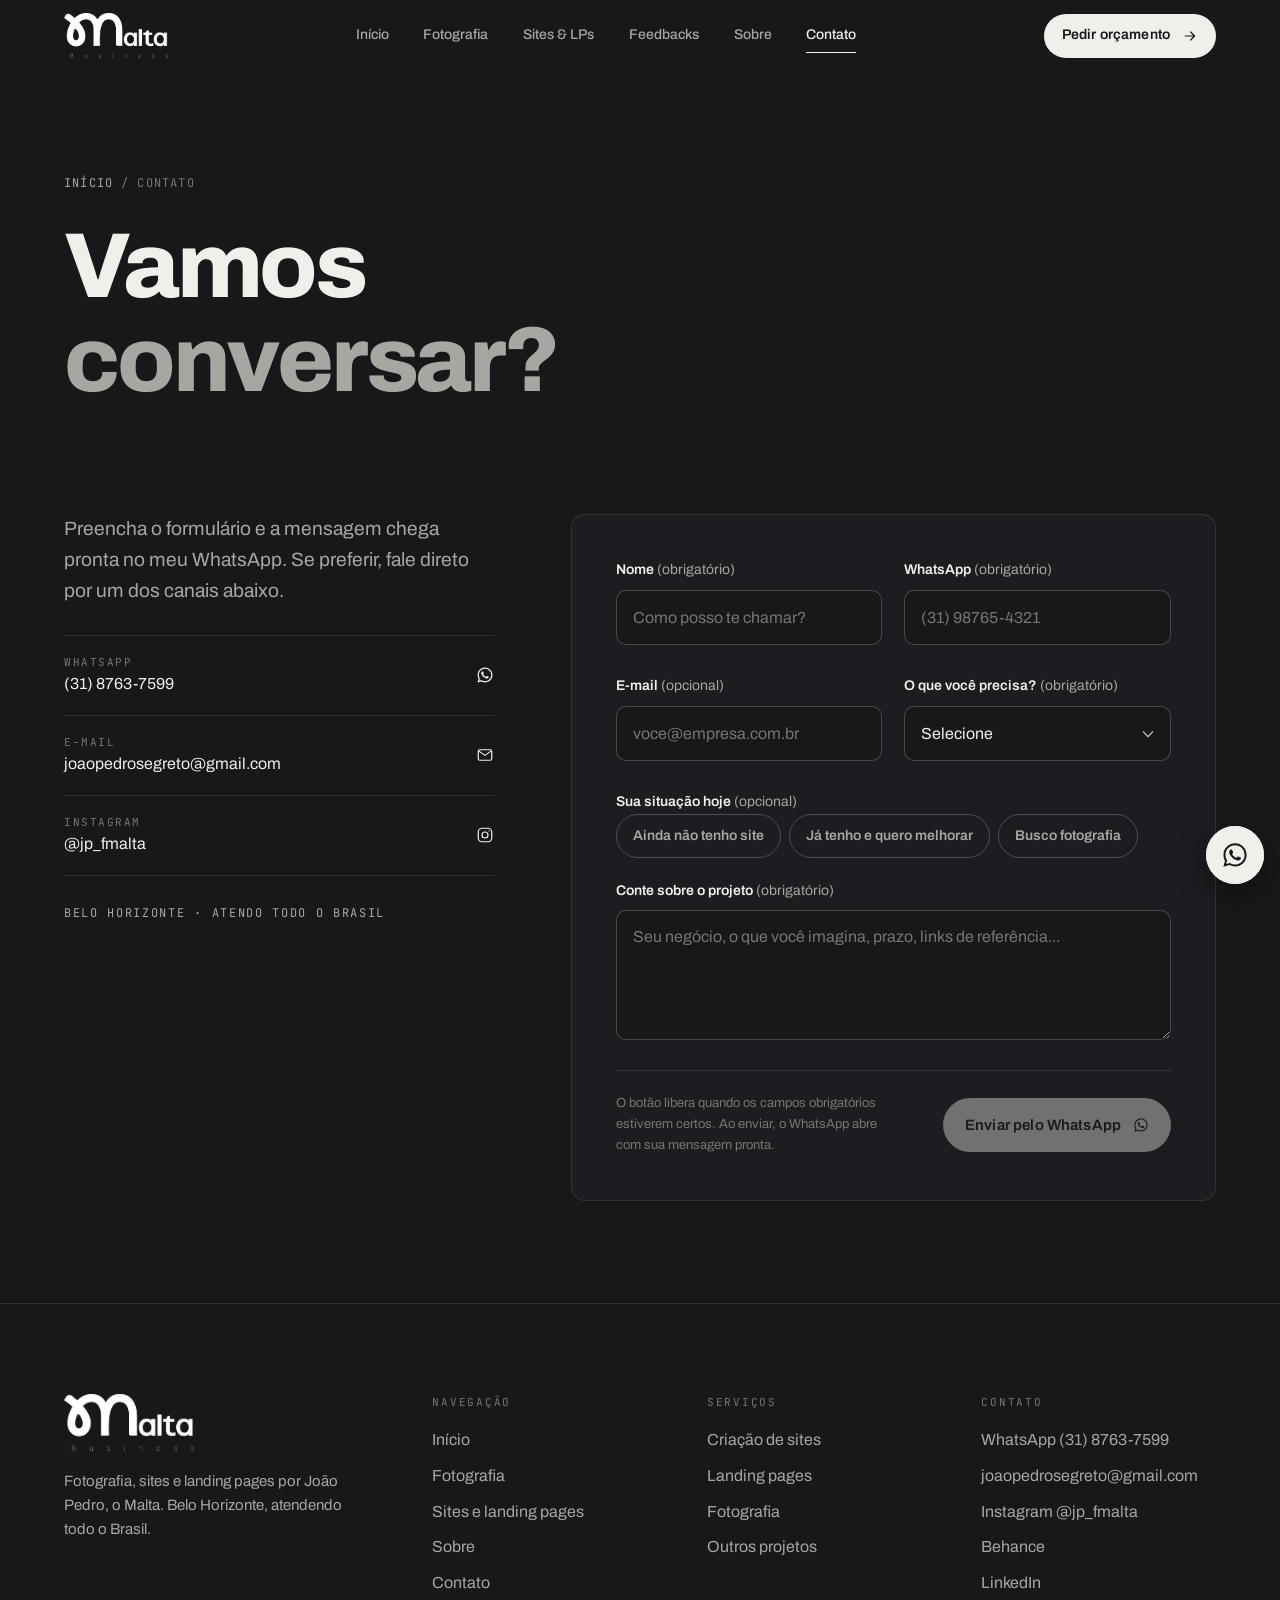
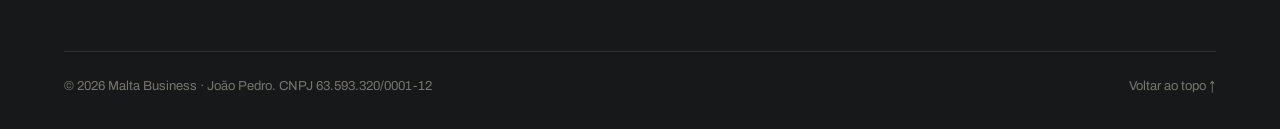
<file: contato/index.html>
<!DOCTYPE html>
<html lang="pt-BR">
<head>
<meta charset="UTF-8">
<meta name="viewport" content="width=device-width, initial-scale=1, viewport-fit=cover">
<title>Contato e orçamento · Malta Business</title>
<meta name="description" content="Peça um orçamento de site, landing page ou fotografia. Preencha o formulário e a mensagem chega pronta no WhatsApp do Malta.">
<meta name="robots" content="index, follow">
<link rel="canonical" href="https://maltabusiness.vercel.app/contato/">
<meta name="author" content="João Pedro Malta">
<meta name="theme-color" content="#17181a">
<meta name="color-scheme" content="dark">
<meta property="og:type" content="website">
<meta property="og:locale" content="pt_BR">
<meta property="og:site_name" content="Malta Business">
<meta property="og:title" content="Contato e orçamento · Malta Business">
<meta property="og:description" content="Peça um orçamento de site, landing page ou fotografia. Preencha o formulário e a mensagem chega pronta no WhatsApp do Malta.">
<meta property="og:url" content="https://maltabusiness.vercel.app/contato/">
<meta property="og:image" content="https://maltabusiness.vercel.app/assets/img/og/og-cover.jpg">
<meta property="og:image:width" content="1200">
<meta property="og:image:height" content="630">
<meta property="og:image:alt" content="Malta Business: fotografia, sites e landing pages">
<meta name="twitter:card" content="summary_large_image">
<meta name="twitter:title" content="Contato e orçamento · Malta Business">
<meta name="twitter:description" content="Peça um orçamento de site, landing page ou fotografia. Preencha o formulário e a mensagem chega pronta no WhatsApp do Malta.">
<meta name="twitter:image" content="https://maltabusiness.vercel.app/assets/img/og/og-cover.jpg">
<link rel="icon" type="image/png" sizes="32x32" href="/assets/img/icons/favicon-32.png">
<link rel="apple-touch-icon" href="/assets/img/icons/apple-touch-icon.png">
<link rel="manifest" href="/site.webmanifest">
<link rel="preconnect" href="https://fonts.googleapis.com">
<link rel="preconnect" href="https://fonts.gstatic.com" crossorigin>
<link rel="preload" as="style" href="https://fonts.googleapis.com/css2?family=Archivo:wght@400;500;600;700;800&family=Archivo+Expanded:wght@800&family=JetBrains+Mono:wght@400;500&display=swap">
<link rel="stylesheet" href="https://fonts.googleapis.com/css2?family=Archivo:wght@400;500;600;700;800&family=Archivo+Expanded:wght@800&family=JetBrains+Mono:wght@400;500&display=swap" media="print" data-fontswap>
<noscript><link rel="stylesheet" href="https://fonts.googleapis.com/css2?family=Archivo:wght@400;500;600;700;800&family=Archivo+Expanded:wght@800&family=JetBrains+Mono:wght@400;500&display=swap"></noscript>
<link rel="stylesheet" href="/assets/css/site.css?v=2">
<script type="application/ld+json">{"@context":"https://schema.org","@type":"BreadcrumbList","itemListElement":[{"@type":"ListItem","position":1,"name":"Início","item":"https://maltabusiness.vercel.app/"},{"@type":"ListItem","position":2,"name":"Contato","item":"https://maltabusiness.vercel.app/contato/"}]}</script>
<script type="application/ld+json">{"@context":"https://schema.org","@type":"ContactPage","name":"Contato · Malta Business","url":"https://maltabusiness.vercel.app/contato/","about":{"@id":"https://maltabusiness.vercel.app/#malta"}}</script>
</head>
<body>
<a class="skip" href="#conteudo">Pular para o conteúdo</a>

<header class="header">
  <div class="wrap header__in">
    <a class="header__logo" href="/" aria-label="Malta Business, página inicial"><img src="/assets/img/brand/logo-malta.png" alt="Malta Business" width="606" height="265"></a>
    <nav class="nav" aria-label="Principal">
      <a href="/">Início</a>
      <a href="/fotografia/">Fotografia</a>
      <a href="/sites-e-landing-pages/">Sites &amp; LPs</a>
      <a href="/#feedbacks">Feedbacks</a>
      <a href="/sobre/">Sobre</a>
      <a href="/contato/" aria-current="page">Contato</a>
    </nav>
    <a class="btn btn--solid btn--sm header__cta" href="/contato/"><span>Pedir orçamento</span><svg viewBox="0 0 24 24" fill="none" stroke="currentColor" stroke-width="1.8" stroke-linecap="round" stroke-linejoin="round" aria-hidden="true"><path d="M5 12h14M13 6l6 6-6 6"/></svg></a>
    <button class="burger" type="button" aria-label="Abrir menu" aria-expanded="false" aria-controls="menu"><span></span><span></span></button>
  </div>
</header>

<div class="menu" id="menu" inert>
  <button class="burger menu__close" type="button" aria-label="Fechar menu" aria-expanded="true"><span></span><span></span></button>
  <nav aria-label="Menu mobile">
    <a href="/">Início<em>01</em></a>
    <a href="/fotografia/">Fotografia<em>02</em></a>
    <a href="/sites-e-landing-pages/">Sites &amp; LPs<em>03</em></a>
    <a href="/#feedbacks">Feedbacks<em>04</em></a>
    <a href="/sobre/">Sobre<em>05</em></a>
    <a href="/contato/" aria-current="page">Contato<em>06</em></a>
  </nav>
  <div class="menu__foot">
    <a class="btn btn--solid" href="https://wa.me/553187637599?text=Ol%C3%A1%2C%20Malta!%20Vi%20seu%20portf%C3%B3lio%20no%20site%20e%20quero%20conversar%20sobre%20um%20projeto." target="_blank" rel="noopener"><span>Chamar no WhatsApp</span><svg viewBox="0 0 24 24" fill="currentColor" aria-hidden="true"><path d="M12.04 2C6.58 2 2.13 6.45 2.13 11.91c0 1.75.46 3.45 1.32 4.95L2.05 22l5.25-1.38a9.9 9.9 0 0 0 4.74 1.21h.01c5.46 0 9.91-4.45 9.91-9.91 0-2.65-1.03-5.14-2.9-7.01A9.82 9.82 0 0 0 12.04 2Zm0 18.15h-.01a8.23 8.23 0 0 1-4.19-1.15l-.3-.18-3.12.82.83-3.04-.2-.31a8.2 8.2 0 0 1-1.26-4.38c0-4.54 3.7-8.23 8.25-8.23 2.2 0 4.27.86 5.82 2.42a8.18 8.18 0 0 1 2.41 5.82c0 4.54-3.7 8.23-8.23 8.23Zm4.52-6.16c-.25-.12-1.47-.72-1.69-.81-.23-.08-.39-.12-.56.12-.16.25-.64.81-.79.97-.14.17-.29.19-.54.06-.25-.12-1.05-.39-1.99-1.23-.74-.66-1.23-1.47-1.38-1.72-.14-.25-.02-.38.11-.51.11-.11.25-.29.37-.43.13-.15.17-.25.25-.42.08-.17.04-.31-.02-.43-.06-.12-.56-1.34-.76-1.84-.2-.48-.41-.42-.56-.43h-.48c-.17 0-.43.06-.66.31-.23.25-.87.85-.87 2.07 0 1.22.89 2.4 1.01 2.56.12.17 1.75 2.67 4.23 3.74.59.26 1.05.41 1.41.52.59.19 1.13.16 1.56.1.48-.07 1.47-.6 1.67-1.18.21-.58.21-1.07.14-1.18-.06-.1-.22-.16-.47-.28Z"/></svg></a>
    <span class="mono">Belo Horizonte · atendo todo o Brasil</span>
  </div>
</div>

<main id="conteudo">
  <section class="page-head">
    <div class="wrap">
      <nav class="crumbs" aria-label="Você está em"><a href="/">Início</a><span aria-hidden="true">/</span><span>Contato</span></nav>
      <h1 class="display">
        <span class="line-mask"><span>Vamos</span></span>
        <span class="line-mask" style="--d:90ms"><span class="dim">conversar?</span></span>
      </h1>
    </div>
  </section>

  <section class="section section--tight" style="padding-top:0">
    <div class="wrap contact">
      <aside class="contact__aside" data-reveal>
        <p class="lead">Preencha o formulário e a mensagem chega pronta no meu WhatsApp. Se preferir, fale direto por um dos canais abaixo.</p>
        <div class="contact__list">
          <a href="https://wa.me/553187637599?text=Ol%C3%A1%2C%20Malta!%20Vi%20seu%20portf%C3%B3lio%20no%20site%20e%20quero%20conversar%20sobre%20um%20projeto." target="_blank" rel="noopener"><span><small>WhatsApp</small>(31) 8763-7599</span><svg viewBox="0 0 24 24" fill="currentColor" aria-hidden="true"><path d="M12.04 2C6.58 2 2.13 6.45 2.13 11.91c0 1.75.46 3.45 1.32 4.95L2.05 22l5.25-1.38a9.9 9.9 0 0 0 4.74 1.21h.01c5.46 0 9.91-4.45 9.91-9.91 0-2.65-1.03-5.14-2.9-7.01A9.82 9.82 0 0 0 12.04 2Zm0 18.15h-.01a8.23 8.23 0 0 1-4.19-1.15l-.3-.18-3.12.82.83-3.04-.2-.31a8.2 8.2 0 0 1-1.26-4.38c0-4.54 3.7-8.23 8.25-8.23 2.2 0 4.27.86 5.82 2.42a8.18 8.18 0 0 1 2.41 5.82c0 4.54-3.7 8.23-8.23 8.23Zm4.52-6.16c-.25-.12-1.47-.72-1.69-.81-.23-.08-.39-.12-.56.12-.16.25-.64.81-.79.97-.14.17-.29.19-.54.06-.25-.12-1.05-.39-1.99-1.23-.74-.66-1.23-1.47-1.38-1.72-.14-.25-.02-.38.11-.51.11-.11.25-.29.37-.43.13-.15.17-.25.25-.42.08-.17.04-.31-.02-.43-.06-.12-.56-1.34-.76-1.84-.2-.48-.41-.42-.56-.43h-.48c-.17 0-.43.06-.66.31-.23.25-.87.85-.87 2.07 0 1.22.89 2.4 1.01 2.56.12.17 1.75 2.67 4.23 3.74.59.26 1.05.41 1.41.52.59.19 1.13.16 1.56.1.48-.07 1.47-.6 1.67-1.18.21-.58.21-1.07.14-1.18-.06-.1-.22-.16-.47-.28Z"/></svg></a>
          <a href="mailto:joaopedrosegreto@gmail.com"><span><small>E-mail</small>joaopedrosegreto@gmail.com</span><svg viewBox="0 0 24 24" fill="none" stroke="currentColor" stroke-width="1.6" aria-hidden="true"><rect x="3" y="5" width="18" height="14" rx="2"/><path d="m3.5 6.5 8.5 6 8.5-6"/></svg></a>
          <a href="https://www.instagram.com/jp_fmalta/" target="_blank" rel="noopener"><span><small>Instagram</small>@jp_fmalta</span><svg viewBox="0 0 24 24" fill="none" stroke="currentColor" stroke-width="1.6" aria-hidden="true"><rect x="3" y="3" width="18" height="18" rx="5"/><circle cx="12" cy="12" r="4"/><circle cx="17.5" cy="6.5" r=".9" fill="currentColor" stroke="none"/></svg></a>
        </div>
        <p class="mono">Belo Horizonte · atendo todo o Brasil</p>
      </aside>

      <form class="form" id="contact-form" novalidate data-reveal style="--d:120ms" aria-describedby="form-note">
        <div class="form__row">
          <div class="field">
            <label for="f-nome">Nome <span class="req">(obrigatório)</span></label>
            <input id="f-nome" name="nome" type="text" autocomplete="name" required minlength="2" placeholder="Como posso te chamar?" aria-describedby="e-nome">
            <span class="field__err" id="e-nome" role="alert"></span>
          </div>
          <div class="field">
            <label for="f-whatsapp">WhatsApp <span class="req">(obrigatório)</span></label>
            <input id="f-whatsapp" name="whatsapp" type="tel" inputmode="tel" autocomplete="tel" required placeholder="(31) 98765-4321" aria-describedby="e-whatsapp">
            <span class="field__err" id="e-whatsapp" role="alert"></span>
          </div>
        </div>
        <div class="form__row">
          <div class="field">
            <label for="f-email">E-mail <span class="req">(opcional)</span></label>
            <input id="f-email" name="email" type="email" inputmode="email" autocomplete="email" placeholder="voce@empresa.com.br" aria-describedby="e-email">
            <span class="field__err" id="e-email" role="alert"></span>
          </div>
          <div class="field">
            <label for="f-servico">O que você precisa? <span class="req">(obrigatório)</span></label>
            <select id="f-servico" name="servico" required aria-describedby="e-servico">
              <option value="">Selecione</option>
              <option value="site">Site institucional</option>
              <option value="landing-page">Landing page</option>
              <option value="fotografia">Fotografia</option>
              <option value="site-e-fotografia">Site ou LP + fotografia</option>
              <option value="outro">Outro / ainda não sei</option>
            </select>
            <span class="field__err" id="e-servico" role="alert"></span>
          </div>
        </div>
        <fieldset class="field">
          <legend>Sua situação hoje <span class="req">(opcional)</span></legend>
          <div class="choices">
            <label class="choice"><input type="radio" name="situacao" value="Ainda não tenho site"><span>Ainda não tenho site</span></label>
            <label class="choice"><input type="radio" name="situacao" value="Já tenho site e quero melhorar"><span>Já tenho e quero melhorar</span></label>
            <label class="choice"><input type="radio" name="situacao" value="Busco fotografia"><span>Busco fotografia</span></label>
          </div>
        </fieldset>
        <div class="field">
          <label for="f-mensagem">Conte sobre o projeto <span class="req">(obrigatório)</span></label>
          <textarea id="f-mensagem" name="mensagem" required minlength="10" placeholder="Seu negócio, o que você imagina, prazo, links de referência..." aria-describedby="e-mensagem"></textarea>
          <span class="field__err" id="e-mensagem" role="alert"></span>
        </div>
        <div class="form__foot">
          <p id="form-note">O botão libera quando os campos obrigatórios estiverem certos. Ao enviar, o WhatsApp abre com sua mensagem pronta.</p>
          <button class="btn btn--solid" type="submit" disabled><span>Enviar pelo WhatsApp</span><svg viewBox="0 0 24 24" fill="currentColor" aria-hidden="true"><path d="M12.04 2C6.58 2 2.13 6.45 2.13 11.91c0 1.75.46 3.45 1.32 4.95L2.05 22l5.25-1.38a9.9 9.9 0 0 0 4.74 1.21h.01c5.46 0 9.91-4.45 9.91-9.91 0-2.65-1.03-5.14-2.9-7.01A9.82 9.82 0 0 0 12.04 2Zm0 18.15h-.01a8.23 8.23 0 0 1-4.19-1.15l-.3-.18-3.12.82.83-3.04-.2-.31a8.2 8.2 0 0 1-1.26-4.38c0-4.54 3.7-8.23 8.25-8.23 2.2 0 4.27.86 5.82 2.42a8.18 8.18 0 0 1 2.41 5.82c0 4.54-3.7 8.23-8.23 8.23Zm4.52-6.16c-.25-.12-1.47-.72-1.69-.81-.23-.08-.39-.12-.56.12-.16.25-.64.81-.79.97-.14.17-.29.19-.54.06-.25-.12-1.05-.39-1.99-1.23-.74-.66-1.23-1.47-1.38-1.72-.14-.25-.02-.38.11-.51.11-.11.25-.29.37-.43.13-.15.17-.25.25-.42.08-.17.04-.31-.02-.43-.06-.12-.56-1.34-.76-1.84-.2-.48-.41-.42-.56-.43h-.48c-.17 0-.43.06-.66.31-.23.25-.87.85-.87 2.07 0 1.22.89 2.4 1.01 2.56.12.17 1.75 2.67 4.23 3.74.59.26 1.05.41 1.41.52.59.19 1.13.16 1.56.1.48-.07 1.47-.6 1.67-1.18.21-.58.21-1.07.14-1.18-.06-.1-.22-.16-.47-.28Z"/></svg></button>
        </div>
      </form>
    </div>
  </section>
</main>

<footer class="footer">
  <div class="wrap">
    <div class="footer__grid">
      <div class="footer__brand">
        <img src="/assets/img/brand/logo-malta.png" alt="Malta Business" width="606" height="265" loading="lazy" decoding="async">
        <p>Fotografia, sites e landing pages por João Pedro, o Malta. Belo Horizonte, atendendo todo o Brasil.</p>
      </div>
      <div class="fcol">
        <h2>Navegação</h2>
        <a href="/">Início</a>
        <a href="/fotografia/">Fotografia</a>
        <a href="/sites-e-landing-pages/">Sites e landing pages</a>
        <a href="/sobre/">Sobre</a>
        <a href="/contato/">Contato</a>
      </div>
      <div class="fcol">
        <h2>Serviços</h2>
        <a href="/sites-e-landing-pages/#sites">Criação de sites</a>
        <a href="/sites-e-landing-pages/#landing-pages">Landing pages</a>
        <a href="/fotografia/">Fotografia</a>
        <a href="/contato/?servico=outro">Outros projetos</a>
      </div>
      <div class="fcol">
        <h2>Contato</h2>
        <a href="https://wa.me/553187637599?text=Ol%C3%A1%2C%20Malta!%20Vi%20seu%20portf%C3%B3lio%20no%20site%20e%20quero%20conversar%20sobre%20um%20projeto." target="_blank" rel="noopener">WhatsApp (31) 8763-7599</a>
        <a href="mailto:joaopedrosegreto@gmail.com">joaopedrosegreto@gmail.com</a>
        <a href="https://www.instagram.com/jp_fmalta/" target="_blank" rel="noopener">Instagram @jp_fmalta</a>
        <a href="https://www.behance.net/joaopedromalta" target="_blank" rel="noopener">Behance</a>
        <a href="https://www.linkedin.com/in/joaopedromalta7" target="_blank" rel="noopener">LinkedIn</a>
      </div>
    </div>
    <div class="footer__base">
      <span>© <span data-year>2026</span> Malta Business · João Pedro. CNPJ 63.593.320/0001-12</span>
      <a href="#conteudo">Voltar ao topo ↑</a>
    </div>
  </div>
</footer>

<a class="wa-float" href="https://wa.me/553187637599?text=Ol%C3%A1%2C%20Malta!%20Vi%20seu%20portf%C3%B3lio%20no%20site%20e%20quero%20conversar%20sobre%20um%20projeto." target="_blank" rel="noopener" aria-label="Conversar no WhatsApp"><svg viewBox="0 0 24 24" fill="currentColor" aria-hidden="true"><path d="M12.04 2C6.58 2 2.13 6.45 2.13 11.91c0 1.75.46 3.45 1.32 4.95L2.05 22l5.25-1.38a9.9 9.9 0 0 0 4.74 1.21h.01c5.46 0 9.91-4.45 9.91-9.91 0-2.65-1.03-5.14-2.9-7.01A9.82 9.82 0 0 0 12.04 2Zm0 18.15h-.01a8.23 8.23 0 0 1-4.19-1.15l-.3-.18-3.12.82.83-3.04-.2-.31a8.2 8.2 0 0 1-1.26-4.38c0-4.54 3.7-8.23 8.25-8.23 2.2 0 4.27.86 5.82 2.42a8.18 8.18 0 0 1 2.41 5.82c0 4.54-3.7 8.23-8.23 8.23Zm4.52-6.16c-.25-.12-1.47-.72-1.69-.81-.23-.08-.39-.12-.56.12-.16.25-.64.81-.79.97-.14.17-.29.19-.54.06-.25-.12-1.05-.39-1.99-1.23-.74-.66-1.23-1.47-1.38-1.72-.14-.25-.02-.38.11-.51.11-.11.25-.29.37-.43.13-.15.17-.25.25-.42.08-.17.04-.31-.02-.43-.06-.12-.56-1.34-.76-1.84-.2-.48-.41-.42-.56-.43h-.48c-.17 0-.43.06-.66.31-.23.25-.87.85-.87 2.07 0 1.22.89 2.4 1.01 2.56.12.17 1.75 2.67 4.23 3.74.59.26 1.05.41 1.41.52.59.19 1.13.16 1.56.1.48-.07 1.47-.6 1.67-1.18.21-.58.21-1.07.14-1.18-.06-.1-.22-.16-.47-.28Z"/></svg><span class="wa-float__tip">Fale comigo no WhatsApp</span></a>
<script src="/assets/js/site.js?v=2" defer></script>
</body>
</html>
</file>
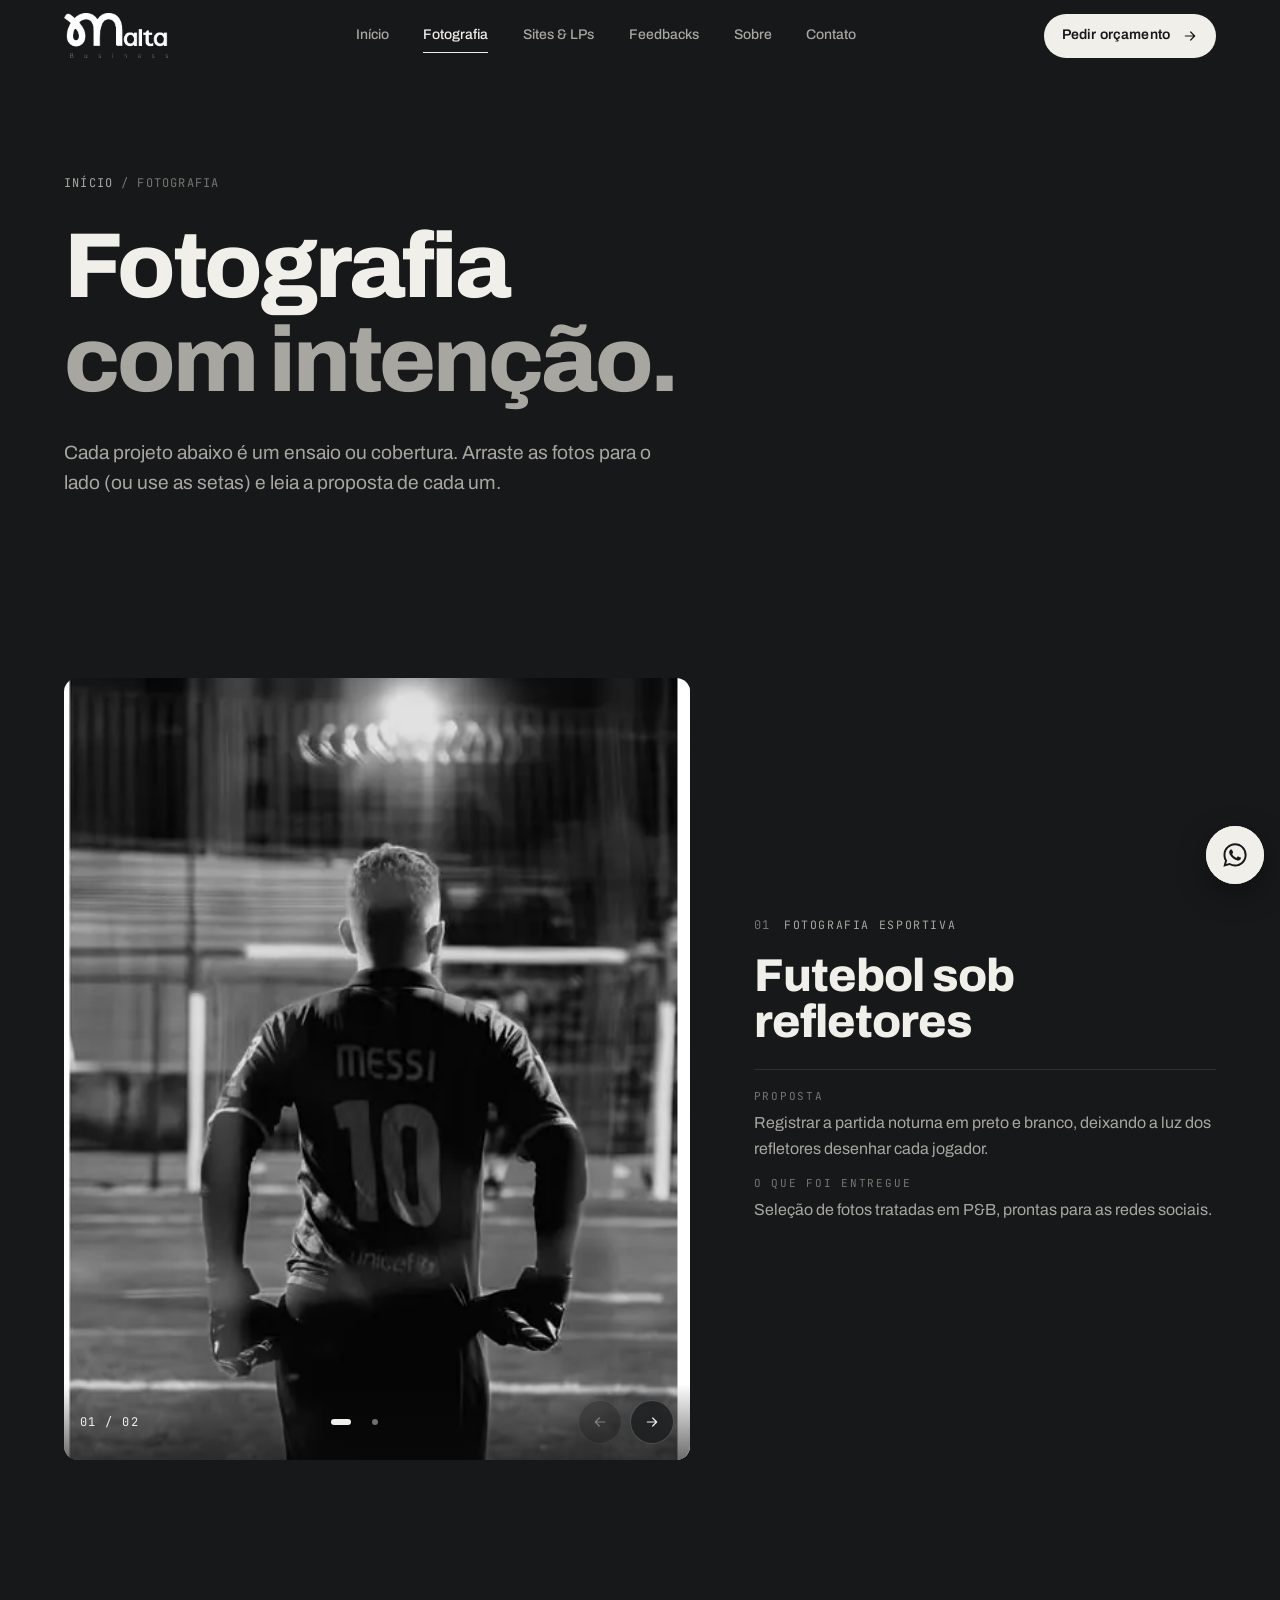
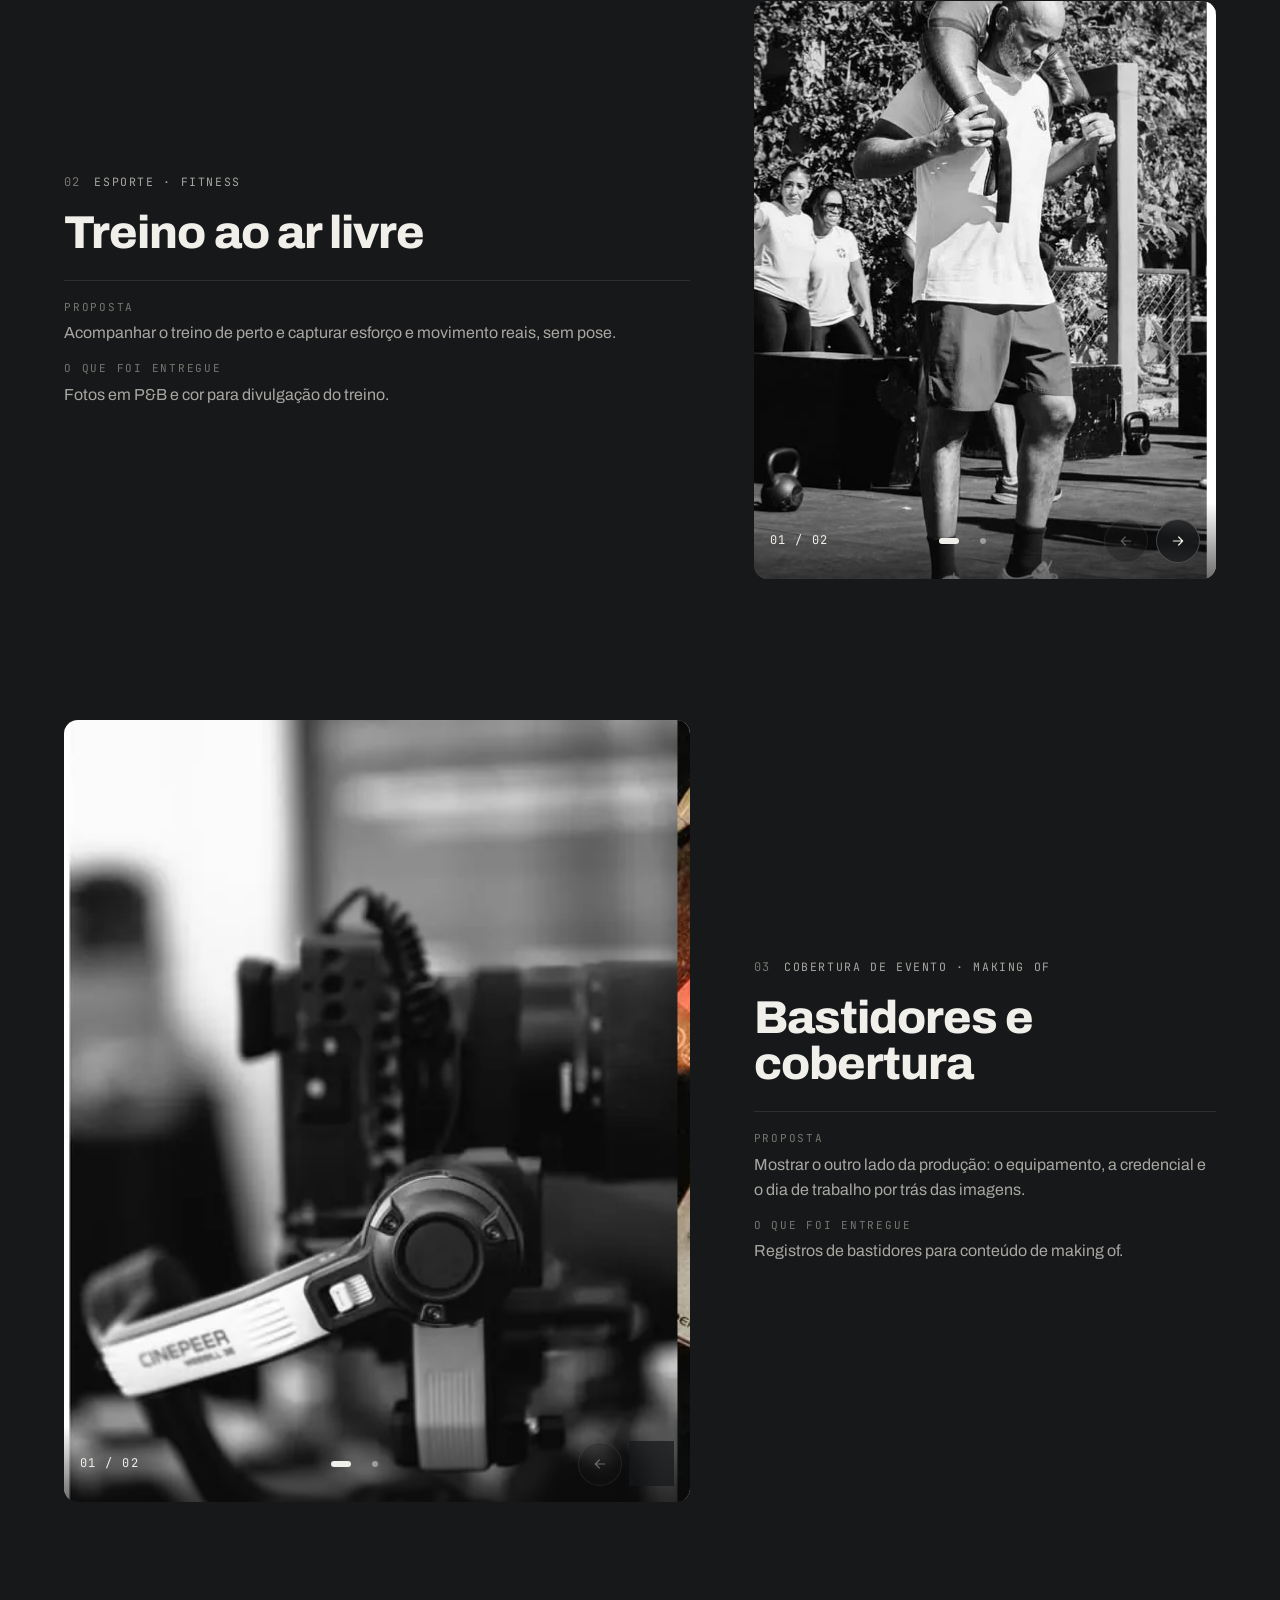
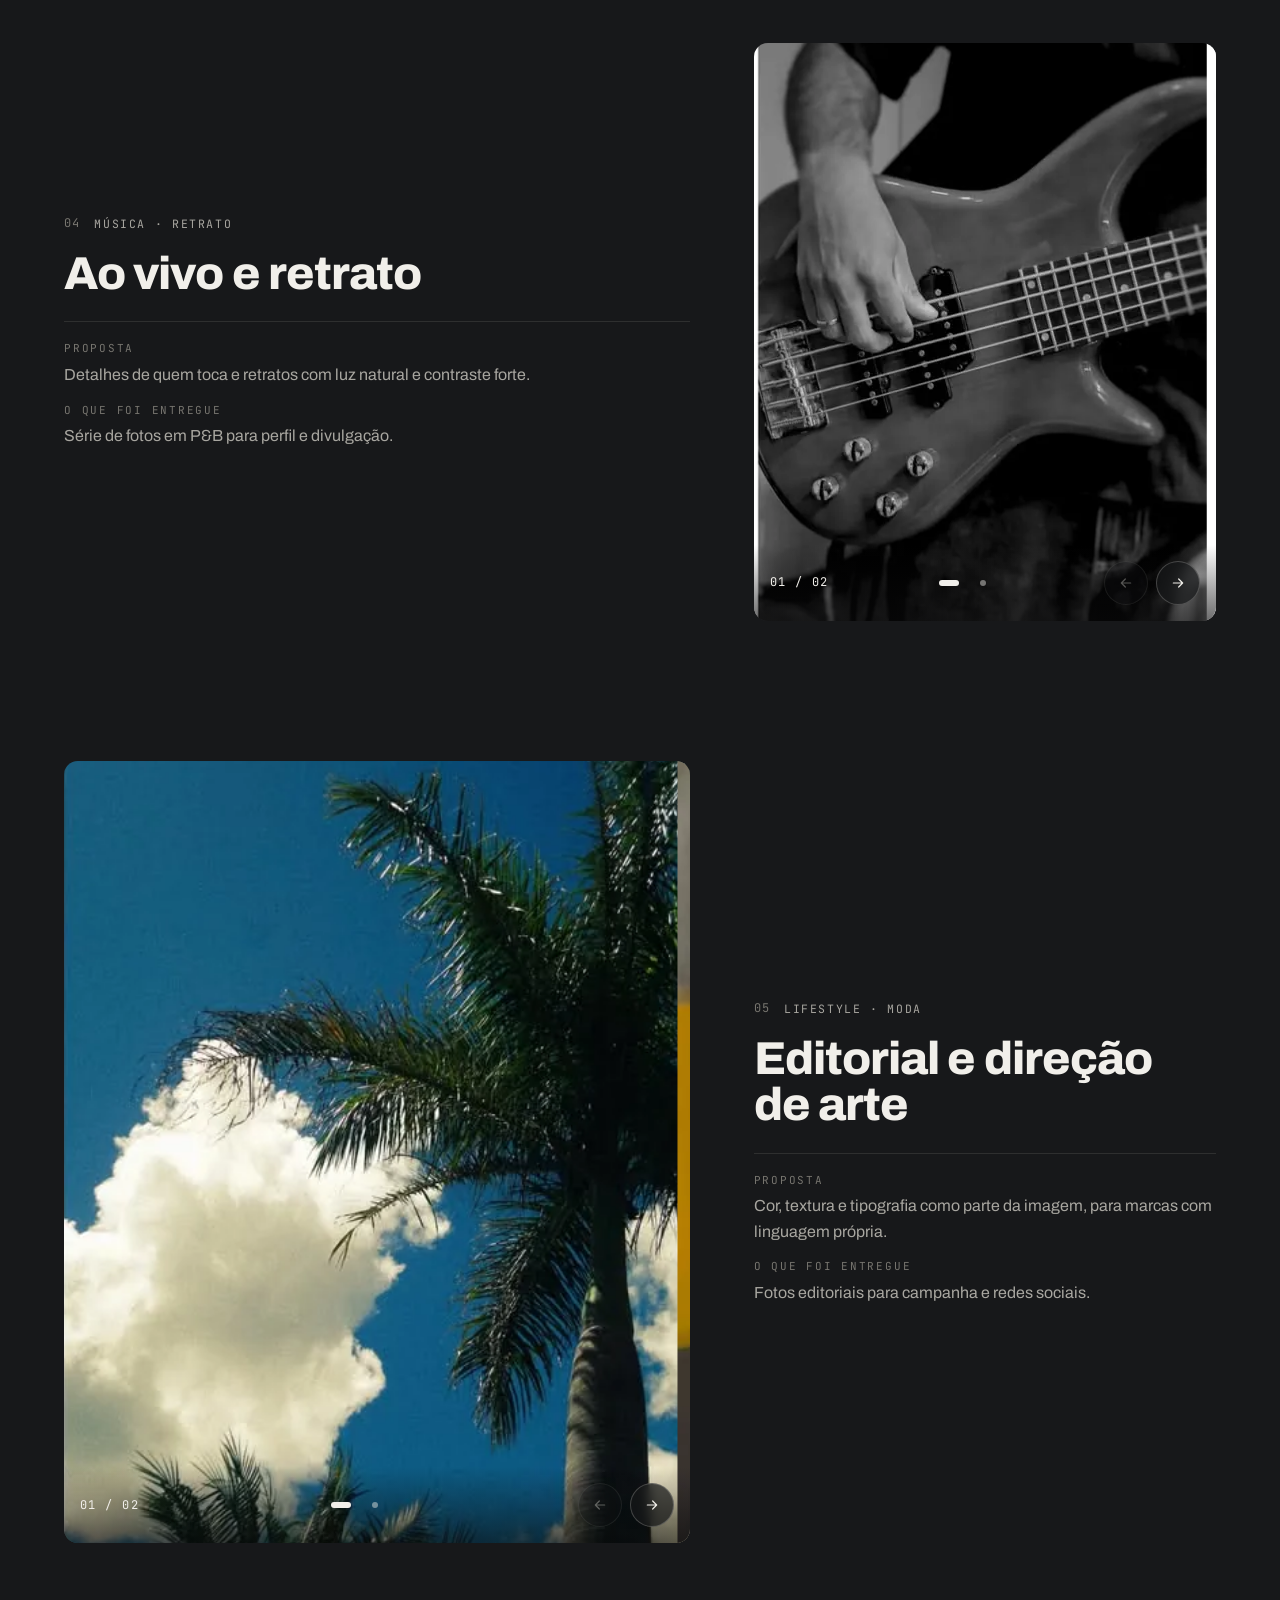
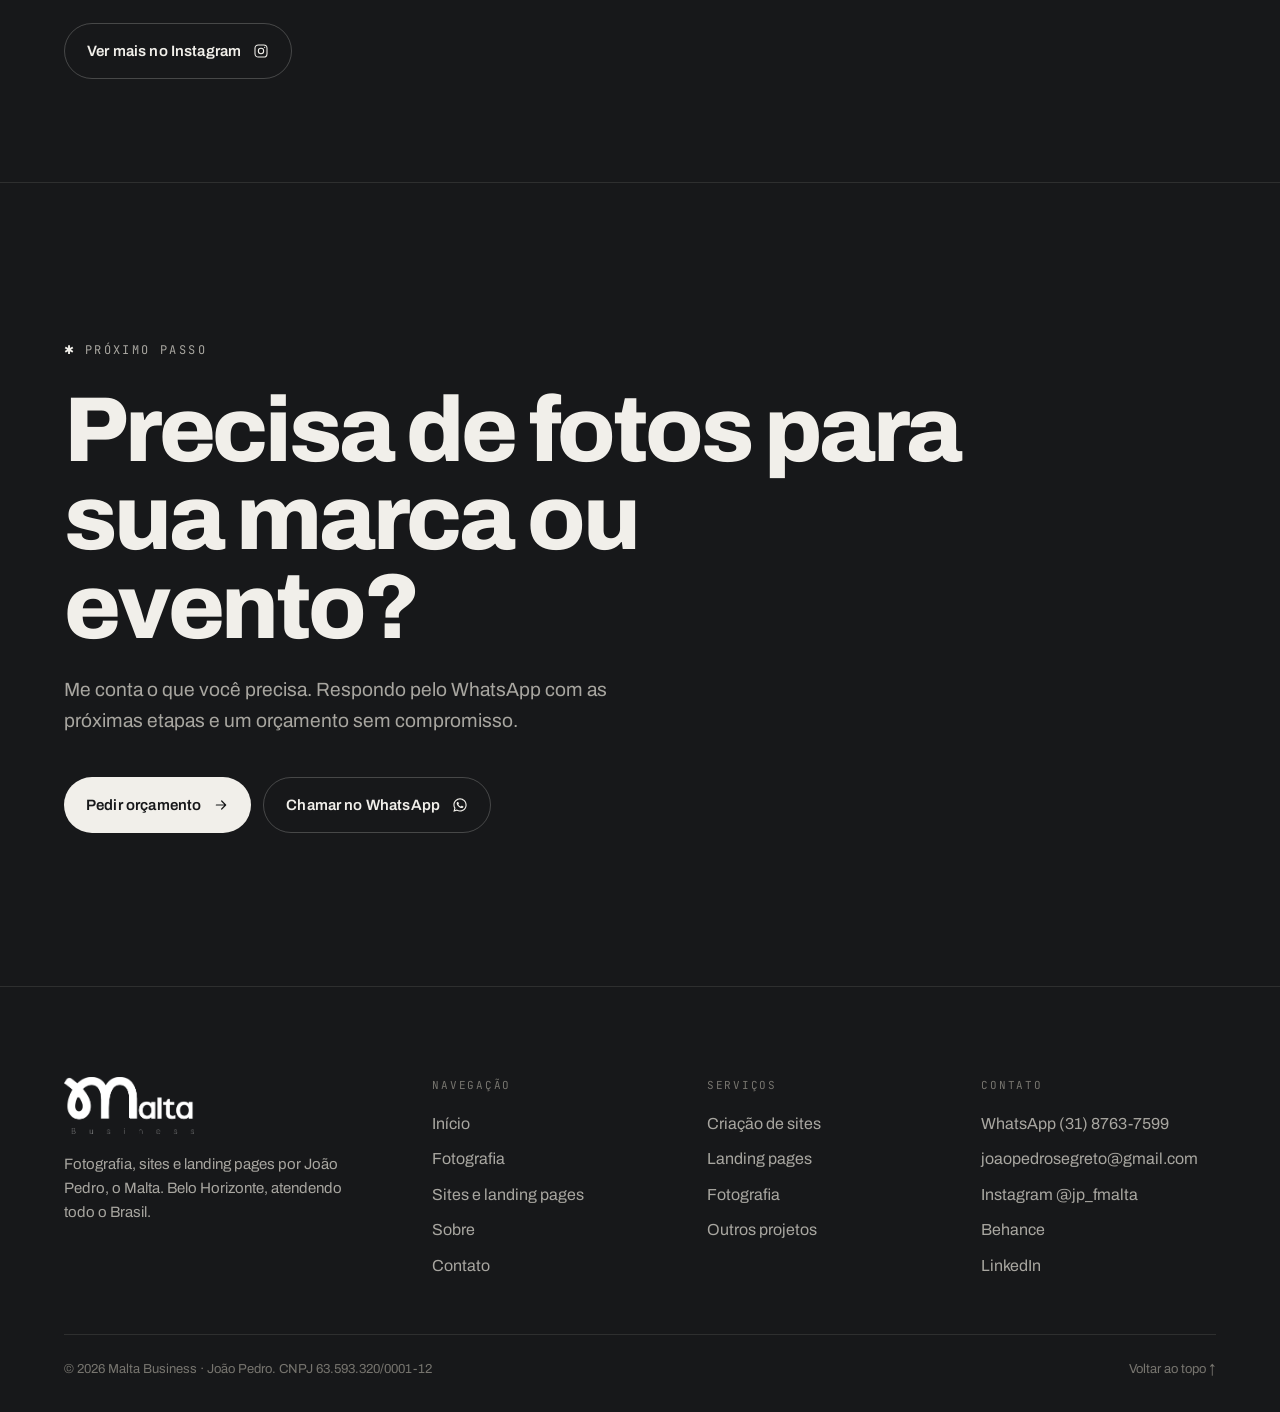
<file: fotografia/index.html>
<!DOCTYPE html>
<html lang="pt-BR">
<head>
<meta charset="UTF-8">
<meta name="viewport" content="width=device-width, initial-scale=1, viewport-fit=cover">
<title>Fotografia · Malta Business</title>
<meta name="description" content="Projetos de fotografia de João Pedro, o Malta: esporte, cobertura de eventos, bastidores, música, retrato e editorial para marcas.">
<meta name="robots" content="index, follow">
<link rel="canonical" href="https://maltabusiness.vercel.app/fotografia/">
<meta name="author" content="João Pedro Malta">
<meta name="theme-color" content="#17181a">
<meta name="color-scheme" content="dark">
<meta property="og:type" content="website">
<meta property="og:locale" content="pt_BR">
<meta property="og:site_name" content="Malta Business">
<meta property="og:title" content="Fotografia · Malta Business">
<meta property="og:description" content="Projetos de fotografia de João Pedro, o Malta: esporte, cobertura de eventos, bastidores, música, retrato e editorial para marcas.">
<meta property="og:url" content="https://maltabusiness.vercel.app/fotografia/">
<meta property="og:image" content="https://maltabusiness.vercel.app/assets/img/og/og-cover.jpg">
<meta property="og:image:width" content="1200">
<meta property="og:image:height" content="630">
<meta property="og:image:alt" content="Malta Business: fotografia, sites e landing pages">
<meta name="twitter:card" content="summary_large_image">
<meta name="twitter:title" content="Fotografia · Malta Business">
<meta name="twitter:description" content="Projetos de fotografia de João Pedro, o Malta: esporte, cobertura de eventos, bastidores, música, retrato e editorial para marcas.">
<meta name="twitter:image" content="https://maltabusiness.vercel.app/assets/img/og/og-cover.jpg">
<link rel="icon" type="image/png" sizes="32x32" href="/assets/img/icons/favicon-32.png">
<link rel="apple-touch-icon" href="/assets/img/icons/apple-touch-icon.png">
<link rel="manifest" href="/site.webmanifest">
<link rel="preconnect" href="https://fonts.googleapis.com">
<link rel="preconnect" href="https://fonts.gstatic.com" crossorigin>
<link rel="preload" as="style" href="https://fonts.googleapis.com/css2?family=Archivo:wght@400;500;600;700;800&family=Archivo+Expanded:wght@800&family=JetBrains+Mono:wght@400;500&display=swap">
<link rel="stylesheet" href="https://fonts.googleapis.com/css2?family=Archivo:wght@400;500;600;700;800&family=Archivo+Expanded:wght@800&family=JetBrains+Mono:wght@400;500&display=swap" media="print" data-fontswap>
<noscript><link rel="stylesheet" href="https://fonts.googleapis.com/css2?family=Archivo:wght@400;500;600;700;800&family=Archivo+Expanded:wght@800&family=JetBrains+Mono:wght@400;500&display=swap"></noscript>
<link rel="stylesheet" href="/assets/css/site.css?v=2">
<script type="application/ld+json">{"@context":"https://schema.org","@type":"BreadcrumbList","itemListElement":[{"@type":"ListItem","position":1,"name":"Início","item":"https://maltabusiness.vercel.app/"},{"@type":"ListItem","position":2,"name":"Fotografia","item":"https://maltabusiness.vercel.app/fotografia/"}]}</script>
<script type="application/ld+json">{"@context":"https://schema.org","@type":"CollectionPage","name":"Fotografia · Malta Business","url":"https://maltabusiness.vercel.app/fotografia/","about":"Fotografia","isPartOf":{"@id":"https://maltabusiness.vercel.app/#site"},"hasPart":[{"@type":"ImageGallery","name":"Futebol sob refletores","genre":"Fotografia esportiva","url":"https://maltabusiness.vercel.app/fotografia/#futebol-noturno"},{"@type":"ImageGallery","name":"Treino ao ar livre","genre":"Esporte · fitness","url":"https://maltabusiness.vercel.app/fotografia/#treino"},{"@type":"ImageGallery","name":"Bastidores e cobertura","genre":"Cobertura de evento · making of","url":"https://maltabusiness.vercel.app/fotografia/#bastidores"},{"@type":"ImageGallery","name":"Ao vivo e retrato","genre":"Música · retrato","url":"https://maltabusiness.vercel.app/fotografia/#musica-retrato"},{"@type":"ImageGallery","name":"Editorial e direção de arte","genre":"Lifestyle · moda","url":"https://maltabusiness.vercel.app/fotografia/#editorial"}]}</script>
</head>
<body>
<a class="skip" href="#conteudo">Pular para o conteúdo</a>

<header class="header">
  <div class="wrap header__in">
    <a class="header__logo" href="/" aria-label="Malta Business, página inicial"><img src="/assets/img/brand/logo-malta.png" alt="Malta Business" width="606" height="265"></a>
    <nav class="nav" aria-label="Principal">
      <a href="/">Início</a>
      <a href="/fotografia/" aria-current="page">Fotografia</a>
      <a href="/sites-e-landing-pages/">Sites &amp; LPs</a>
      <a href="/#feedbacks">Feedbacks</a>
      <a href="/sobre/">Sobre</a>
      <a href="/contato/">Contato</a>
    </nav>
    <a class="btn btn--solid btn--sm header__cta" href="/contato/"><span>Pedir orçamento</span><svg viewBox="0 0 24 24" fill="none" stroke="currentColor" stroke-width="1.8" stroke-linecap="round" stroke-linejoin="round" aria-hidden="true"><path d="M5 12h14M13 6l6 6-6 6"/></svg></a>
    <button class="burger" type="button" aria-label="Abrir menu" aria-expanded="false" aria-controls="menu"><span></span><span></span></button>
  </div>
</header>

<div class="menu" id="menu" inert>
  <button class="burger menu__close" type="button" aria-label="Fechar menu" aria-expanded="true"><span></span><span></span></button>
  <nav aria-label="Menu mobile">
    <a href="/">Início<em>01</em></a>
    <a href="/fotografia/" aria-current="page">Fotografia<em>02</em></a>
    <a href="/sites-e-landing-pages/">Sites &amp; LPs<em>03</em></a>
    <a href="/#feedbacks">Feedbacks<em>04</em></a>
    <a href="/sobre/">Sobre<em>05</em></a>
    <a href="/contato/">Contato<em>06</em></a>
  </nav>
  <div class="menu__foot">
    <a class="btn btn--solid" href="https://wa.me/553187637599?text=Ol%C3%A1%2C%20Malta!%20Vi%20seu%20portf%C3%B3lio%20no%20site%20e%20quero%20conversar%20sobre%20um%20projeto." target="_blank" rel="noopener"><span>Chamar no WhatsApp</span><svg viewBox="0 0 24 24" fill="currentColor" aria-hidden="true"><path d="M12.04 2C6.58 2 2.13 6.45 2.13 11.91c0 1.75.46 3.45 1.32 4.95L2.05 22l5.25-1.38a9.9 9.9 0 0 0 4.74 1.21h.01c5.46 0 9.91-4.45 9.91-9.91 0-2.65-1.03-5.14-2.9-7.01A9.82 9.82 0 0 0 12.04 2Zm0 18.15h-.01a8.23 8.23 0 0 1-4.19-1.15l-.3-.18-3.12.82.83-3.04-.2-.31a8.2 8.2 0 0 1-1.26-4.38c0-4.54 3.7-8.23 8.25-8.23 2.2 0 4.27.86 5.82 2.42a8.18 8.18 0 0 1 2.41 5.82c0 4.54-3.7 8.23-8.23 8.23Zm4.52-6.16c-.25-.12-1.47-.72-1.69-.81-.23-.08-.39-.12-.56.12-.16.25-.64.81-.79.97-.14.17-.29.19-.54.06-.25-.12-1.05-.39-1.99-1.23-.74-.66-1.23-1.47-1.38-1.72-.14-.25-.02-.38.11-.51.11-.11.25-.29.37-.43.13-.15.17-.25.25-.42.08-.17.04-.31-.02-.43-.06-.12-.56-1.34-.76-1.84-.2-.48-.41-.42-.56-.43h-.48c-.17 0-.43.06-.66.31-.23.25-.87.85-.87 2.07 0 1.22.89 2.4 1.01 2.56.12.17 1.75 2.67 4.23 3.74.59.26 1.05.41 1.41.52.59.19 1.13.16 1.56.1.48-.07 1.47-.6 1.67-1.18.21-.58.21-1.07.14-1.18-.06-.1-.22-.16-.47-.28Z"/></svg></a>
    <span class="mono">Belo Horizonte · atendo todo o Brasil</span>
  </div>
</div>

<main id="conteudo">
  <section class="page-head">
    <div class="wrap">
      <nav class="crumbs" aria-label="Você está em"><a href="/">Início</a><span aria-hidden="true">/</span><span>Fotografia</span></nav>
      <h1 class="display">
        <span class="line-mask"><span>Fotografia</span></span>
        <span class="line-mask" style="--d:90ms"><span class="dim">com intenção.</span></span>
      </h1>
      <p class="lead" data-reveal style="--d:200ms">Cada projeto abaixo é um ensaio ou cobertura. Arraste as fotos para o lado (ou use as setas) e leia a proposta de cada um.</p>
    </div>
  </section>

  <section class="section section--tight" aria-label="Projetos de fotografia">
    <div class="wrap shoots">
      <!-- EDITAR: projeto "futebol-noturno". Fotos em /assets/img/fotos/futebol-noturno/ (01.webp, 02.webp, ...). O carrossel lê todas automaticamente ao rodar o gerador; se editar o HTML à mão, duplique um <figure class="carousel__slide">. -->
      <article class="shoot" id="futebol-noturno" data-reveal>

        <div class="carousel" data-carousel role="region" aria-roledescription="carrossel" aria-label="Fotos: Futebol sob refletores">
          <div class="carousel__track">
            <figure class="carousel__slide"><img src="/assets/img/fotos/futebol-noturno/01.webp" alt="Jogador de costas com a camisa 10 em campo iluminado à noite" width="480" height="640" loading="lazy" decoding="async" draggable="false"></figure>
            <figure class="carousel__slide"><img src="/assets/img/fotos/futebol-noturno/02.webp" alt="Jogador em movimento durante partida noturna" width="480" height="640" loading="lazy" decoding="async" draggable="false"></figure>
          </div>
          <div class="carousel__ui">
            <span class="carousel__count" aria-live="polite">01 / 02</span>
            <div class="carousel__dots"></div>
            <div class="carousel__nav">
              <button class="carousel__btn" type="button" data-prev aria-label="Foto anterior"><svg viewBox="0 0 24 24" fill="none" stroke="currentColor" stroke-width="1.8" stroke-linecap="round" stroke-linejoin="round" aria-hidden="true"><path d="M19 12H5M11 18l-6-6 6-6"/></svg></button>
              <button class="carousel__btn" type="button" data-next aria-label="Próxima foto"><svg viewBox="0 0 24 24" fill="none" stroke="currentColor" stroke-width="1.8" stroke-linecap="round" stroke-linejoin="round" aria-hidden="true"><path d="M5 12h14M13 6l6 6-6 6"/></svg></button>
            </div>
          </div>
        </div>
        <div class="shoot__text">
          <div class="work__top"><span class="idx">01</span><span class="work__niche">Fotografia esportiva</span></div>
          <h2 class="shoot__title">Futebol sob refletores</h2>
          <dl class="shoot__dl">
            <div><dt>Proposta</dt><dd>Registrar a partida noturna em preto e branco, deixando a luz dos refletores desenhar cada jogador.</dd></div>
            <div><dt>O que foi entregue</dt><dd>Seleção de fotos tratadas em P&amp;B, prontas para as redes sociais.</dd></div>
          </dl>
        </div>
      </article>
      <!-- EDITAR: projeto "treino". Fotos em /assets/img/fotos/treino/ (01.webp, 02.webp, ...). O carrossel lê todas automaticamente ao rodar o gerador; se editar o HTML à mão, duplique um <figure class="carousel__slide">. -->
      <article class="shoot" id="treino" data-reveal>

        <div class="carousel" data-carousel role="region" aria-roledescription="carrossel" aria-label="Fotos: Treino ao ar livre">
          <div class="carousel__track">
            <figure class="carousel__slide"><img src="/assets/img/fotos/treino/01.webp" alt="Atleta carregando saco de areia nos ombros durante treino funcional" width="480" height="640" loading="lazy" decoding="async" draggable="false"></figure>
            <figure class="carousel__slide"><img src="/assets/img/fotos/treino/02.webp" alt="Atleta correndo em pista ao ar livre" width="480" height="640" loading="lazy" decoding="async" draggable="false"></figure>
          </div>
          <div class="carousel__ui">
            <span class="carousel__count" aria-live="polite">01 / 02</span>
            <div class="carousel__dots"></div>
            <div class="carousel__nav">
              <button class="carousel__btn" type="button" data-prev aria-label="Foto anterior"><svg viewBox="0 0 24 24" fill="none" stroke="currentColor" stroke-width="1.8" stroke-linecap="round" stroke-linejoin="round" aria-hidden="true"><path d="M19 12H5M11 18l-6-6 6-6"/></svg></button>
              <button class="carousel__btn" type="button" data-next aria-label="Próxima foto"><svg viewBox="0 0 24 24" fill="none" stroke="currentColor" stroke-width="1.8" stroke-linecap="round" stroke-linejoin="round" aria-hidden="true"><path d="M5 12h14M13 6l6 6-6 6"/></svg></button>
            </div>
          </div>
        </div>
        <div class="shoot__text">
          <div class="work__top"><span class="idx">02</span><span class="work__niche">Esporte · fitness</span></div>
          <h2 class="shoot__title">Treino ao ar livre</h2>
          <dl class="shoot__dl">
            <div><dt>Proposta</dt><dd>Acompanhar o treino de perto e capturar esforço e movimento reais, sem pose.</dd></div>
            <div><dt>O que foi entregue</dt><dd>Fotos em P&amp;B e cor para divulgação do treino.</dd></div>
          </dl>
        </div>
      </article>
      <!-- EDITAR: projeto "bastidores". Fotos em /assets/img/fotos/bastidores/ (01.webp, 02.webp, ...). O carrossel lê todas automaticamente ao rodar o gerador; se editar o HTML à mão, duplique um <figure class="carousel__slide">. -->
      <article class="shoot" id="bastidores" data-reveal>

        <div class="carousel" data-carousel role="region" aria-roledescription="carrossel" aria-label="Fotos: Bastidores e cobertura">
          <div class="carousel__track">
            <figure class="carousel__slide"><img src="/assets/img/fotos/bastidores/01.webp" alt="Câmera de cinema montada em estabilizador" width="480" height="640" loading="lazy" decoding="async" draggable="false"></figure>
            <figure class="carousel__slide"><img src="/assets/img/fotos/bastidores/02.webp" alt="Credencial de mídia ao lado de câmeras fotográficas" width="480" height="640" loading="lazy" decoding="async" draggable="false"></figure>
          </div>
          <div class="carousel__ui">
            <span class="carousel__count" aria-live="polite">01 / 02</span>
            <div class="carousel__dots"></div>
            <div class="carousel__nav">
              <button class="carousel__btn" type="button" data-prev aria-label="Foto anterior"><svg viewBox="0 0 24 24" fill="none" stroke="currentColor" stroke-width="1.8" stroke-linecap="round" stroke-linejoin="round" aria-hidden="true"><path d="M19 12H5M11 18l-6-6 6-6"/></svg></button>
              <button class="carousel__btn" type="button" data-next aria-label="Próxima foto"><svg viewBox="0 0 24 24" fill="none" stroke="currentColor" stroke-width="1.8" stroke-linecap="round" stroke-linejoin="round" aria-hidden="true"><path d="M5 12h14M13 6l6 6-6 6"/></svg></button>
            </div>
          </div>
        </div>
        <div class="shoot__text">
          <div class="work__top"><span class="idx">03</span><span class="work__niche">Cobertura de evento · making of</span></div>
          <h2 class="shoot__title">Bastidores e cobertura</h2>
          <dl class="shoot__dl">
            <div><dt>Proposta</dt><dd>Mostrar o outro lado da produção: o equipamento, a credencial e o dia de trabalho por trás das imagens.</dd></div>
            <div><dt>O que foi entregue</dt><dd>Registros de bastidores para conteúdo de making of.</dd></div>
          </dl>
        </div>
      </article>
      <!-- EDITAR: projeto "musica-retrato". Fotos em /assets/img/fotos/musica-retrato/ (01.webp, 02.webp, ...). O carrossel lê todas automaticamente ao rodar o gerador; se editar o HTML à mão, duplique um <figure class="carousel__slide">. -->
      <article class="shoot" id="musica-retrato" data-reveal>

        <div class="carousel" data-carousel role="region" aria-roledescription="carrossel" aria-label="Fotos: Ao vivo e retrato">
          <div class="carousel__track">
            <figure class="carousel__slide"><img src="/assets/img/fotos/musica-retrato/01.webp" alt="Mãos tocando contrabaixo elétrico" width="480" height="640" loading="lazy" decoding="async" draggable="false"></figure>
            <figure class="carousel__slide"><img src="/assets/img/fotos/musica-retrato/02.webp" alt="Retrato de perfil em preto e branco" width="480" height="640" loading="lazy" decoding="async" draggable="false"></figure>
          </div>
          <div class="carousel__ui">
            <span class="carousel__count" aria-live="polite">01 / 02</span>
            <div class="carousel__dots"></div>
            <div class="carousel__nav">
              <button class="carousel__btn" type="button" data-prev aria-label="Foto anterior"><svg viewBox="0 0 24 24" fill="none" stroke="currentColor" stroke-width="1.8" stroke-linecap="round" stroke-linejoin="round" aria-hidden="true"><path d="M19 12H5M11 18l-6-6 6-6"/></svg></button>
              <button class="carousel__btn" type="button" data-next aria-label="Próxima foto"><svg viewBox="0 0 24 24" fill="none" stroke="currentColor" stroke-width="1.8" stroke-linecap="round" stroke-linejoin="round" aria-hidden="true"><path d="M5 12h14M13 6l6 6-6 6"/></svg></button>
            </div>
          </div>
        </div>
        <div class="shoot__text">
          <div class="work__top"><span class="idx">04</span><span class="work__niche">Música · retrato</span></div>
          <h2 class="shoot__title">Ao vivo e retrato</h2>
          <dl class="shoot__dl">
            <div><dt>Proposta</dt><dd>Detalhes de quem toca e retratos com luz natural e contraste forte.</dd></div>
            <div><dt>O que foi entregue</dt><dd>Série de fotos em P&amp;B para perfil e divulgação.</dd></div>
          </dl>
        </div>
      </article>
      <!-- EDITAR: projeto "editorial". Fotos em /assets/img/fotos/editorial/ (01.webp, 02.webp, ...). O carrossel lê todas automaticamente ao rodar o gerador; se editar o HTML à mão, duplique um <figure class="carousel__slide">. -->
      <article class="shoot" id="editorial" data-reveal>

        <div class="carousel" data-carousel role="region" aria-roledescription="carrossel" aria-label="Fotos: Editorial e direção de arte">
          <div class="carousel__track">
            <figure class="carousel__slide"><img src="/assets/img/fotos/editorial/01.webp" alt="Coqueiro contra o céu azul com nuvens" width="480" height="640" loading="lazy" decoding="async" draggable="false"></figure>
            <figure class="carousel__slide"><img src="/assets/img/fotos/editorial/02.webp" alt="Camiseta com a frase Do it again for a new gen" width="480" height="640" loading="lazy" decoding="async" draggable="false"></figure>
          </div>
          <div class="carousel__ui">
            <span class="carousel__count" aria-live="polite">01 / 02</span>
            <div class="carousel__dots"></div>
            <div class="carousel__nav">
              <button class="carousel__btn" type="button" data-prev aria-label="Foto anterior"><svg viewBox="0 0 24 24" fill="none" stroke="currentColor" stroke-width="1.8" stroke-linecap="round" stroke-linejoin="round" aria-hidden="true"><path d="M19 12H5M11 18l-6-6 6-6"/></svg></button>
              <button class="carousel__btn" type="button" data-next aria-label="Próxima foto"><svg viewBox="0 0 24 24" fill="none" stroke="currentColor" stroke-width="1.8" stroke-linecap="round" stroke-linejoin="round" aria-hidden="true"><path d="M5 12h14M13 6l6 6-6 6"/></svg></button>
            </div>
          </div>
        </div>
        <div class="shoot__text">
          <div class="work__top"><span class="idx">05</span><span class="work__niche">Lifestyle · moda</span></div>
          <h2 class="shoot__title">Editorial e direção de arte</h2>
          <dl class="shoot__dl">
            <div><dt>Proposta</dt><dd>Cor, textura e tipografia como parte da imagem, para marcas com linguagem própria.</dd></div>
            <div><dt>O que foi entregue</dt><dd>Fotos editoriais para campanha e redes sociais.</dd></div>
          </dl>
        </div>
      </article>
    </div>
    <div class="wrap" style="margin-top:80px" data-reveal>
      <a class="btn btn--ghost" href="https://www.instagram.com/jp_fmalta/" target="_blank" rel="noopener"><span>Ver mais no Instagram</span><svg viewBox="0 0 24 24" fill="none" stroke="currentColor" stroke-width="1.6" aria-hidden="true"><rect x="3" y="3" width="18" height="18" rx="5"/><circle cx="12" cy="12" r="4"/><circle cx="17.5" cy="6.5" r=".9" fill="currentColor" stroke="none"/></svg></a>
    </div>
  </section>


  <section class="cta-band" aria-labelledby="cta-title">
    <div class="wrap">
      <span class="eyebrow" data-reveal><i class="star">✱</i> Próximo passo</span>
      <h2 id="cta-title" class="display" style="margin-top:24px" data-reveal>Precisa de fotos para sua marca ou evento?</h2>
      <p class="lead" style="margin-top:24px" data-reveal>Me conta o que você precisa. Respondo pelo WhatsApp com as próximas etapas e um orçamento sem compromisso.</p>
      <div class="cta-band__row" data-reveal>
        <a class="btn btn--solid" href="/contato/"><span>Pedir orçamento</span><svg viewBox="0 0 24 24" fill="none" stroke="currentColor" stroke-width="1.8" stroke-linecap="round" stroke-linejoin="round" aria-hidden="true"><path d="M5 12h14M13 6l6 6-6 6"/></svg></a>
        <a class="btn btn--ghost" href="https://wa.me/553187637599?text=Ol%C3%A1%2C%20Malta!%20Vi%20seu%20portf%C3%B3lio%20no%20site%20e%20quero%20conversar%20sobre%20um%20projeto." target="_blank" rel="noopener"><span>Chamar no WhatsApp</span><svg viewBox="0 0 24 24" fill="currentColor" aria-hidden="true"><path d="M12.04 2C6.58 2 2.13 6.45 2.13 11.91c0 1.75.46 3.45 1.32 4.95L2.05 22l5.25-1.38a9.9 9.9 0 0 0 4.74 1.21h.01c5.46 0 9.91-4.45 9.91-9.91 0-2.65-1.03-5.14-2.9-7.01A9.82 9.82 0 0 0 12.04 2Zm0 18.15h-.01a8.23 8.23 0 0 1-4.19-1.15l-.3-.18-3.12.82.83-3.04-.2-.31a8.2 8.2 0 0 1-1.26-4.38c0-4.54 3.7-8.23 8.25-8.23 2.2 0 4.27.86 5.82 2.42a8.18 8.18 0 0 1 2.41 5.82c0 4.54-3.7 8.23-8.23 8.23Zm4.52-6.16c-.25-.12-1.47-.72-1.69-.81-.23-.08-.39-.12-.56.12-.16.25-.64.81-.79.97-.14.17-.29.19-.54.06-.25-.12-1.05-.39-1.99-1.23-.74-.66-1.23-1.47-1.38-1.72-.14-.25-.02-.38.11-.51.11-.11.25-.29.37-.43.13-.15.17-.25.25-.42.08-.17.04-.31-.02-.43-.06-.12-.56-1.34-.76-1.84-.2-.48-.41-.42-.56-.43h-.48c-.17 0-.43.06-.66.31-.23.25-.87.85-.87 2.07 0 1.22.89 2.4 1.01 2.56.12.17 1.75 2.67 4.23 3.74.59.26 1.05.41 1.41.52.59.19 1.13.16 1.56.1.48-.07 1.47-.6 1.67-1.18.21-.58.21-1.07.14-1.18-.06-.1-.22-.16-.47-.28Z"/></svg></a>
      </div>
    </div>
  </section>
</main>

<footer class="footer">
  <div class="wrap">
    <div class="footer__grid">
      <div class="footer__brand">
        <img src="/assets/img/brand/logo-malta.png" alt="Malta Business" width="606" height="265" loading="lazy" decoding="async">
        <p>Fotografia, sites e landing pages por João Pedro, o Malta. Belo Horizonte, atendendo todo o Brasil.</p>
      </div>
      <div class="fcol">
        <h2>Navegação</h2>
        <a href="/">Início</a>
        <a href="/fotografia/">Fotografia</a>
        <a href="/sites-e-landing-pages/">Sites e landing pages</a>
        <a href="/sobre/">Sobre</a>
        <a href="/contato/">Contato</a>
      </div>
      <div class="fcol">
        <h2>Serviços</h2>
        <a href="/sites-e-landing-pages/#sites">Criação de sites</a>
        <a href="/sites-e-landing-pages/#landing-pages">Landing pages</a>
        <a href="/fotografia/">Fotografia</a>
        <a href="/contato/?servico=outro">Outros projetos</a>
      </div>
      <div class="fcol">
        <h2>Contato</h2>
        <a href="https://wa.me/553187637599?text=Ol%C3%A1%2C%20Malta!%20Vi%20seu%20portf%C3%B3lio%20no%20site%20e%20quero%20conversar%20sobre%20um%20projeto." target="_blank" rel="noopener">WhatsApp (31) 8763-7599</a>
        <a href="mailto:joaopedrosegreto@gmail.com">joaopedrosegreto@gmail.com</a>
        <a href="https://www.instagram.com/jp_fmalta/" target="_blank" rel="noopener">Instagram @jp_fmalta</a>
        <a href="https://www.behance.net/joaopedromalta" target="_blank" rel="noopener">Behance</a>
        <a href="https://www.linkedin.com/in/joaopedromalta7" target="_blank" rel="noopener">LinkedIn</a>
      </div>
    </div>
    <div class="footer__base">
      <span>© <span data-year>2026</span> Malta Business · João Pedro. CNPJ 63.593.320/0001-12</span>
      <a href="#conteudo">Voltar ao topo ↑</a>
    </div>
  </div>
</footer>

<a class="wa-float" href="https://wa.me/553187637599?text=Ol%C3%A1%2C%20Malta!%20Vi%20seu%20portf%C3%B3lio%20no%20site%20e%20quero%20conversar%20sobre%20um%20projeto." target="_blank" rel="noopener" aria-label="Conversar no WhatsApp"><svg viewBox="0 0 24 24" fill="currentColor" aria-hidden="true"><path d="M12.04 2C6.58 2 2.13 6.45 2.13 11.91c0 1.75.46 3.45 1.32 4.95L2.05 22l5.25-1.38a9.9 9.9 0 0 0 4.74 1.21h.01c5.46 0 9.91-4.45 9.91-9.91 0-2.65-1.03-5.14-2.9-7.01A9.82 9.82 0 0 0 12.04 2Zm0 18.15h-.01a8.23 8.23 0 0 1-4.19-1.15l-.3-.18-3.12.82.83-3.04-.2-.31a8.2 8.2 0 0 1-1.26-4.38c0-4.54 3.7-8.23 8.25-8.23 2.2 0 4.27.86 5.82 2.42a8.18 8.18 0 0 1 2.41 5.82c0 4.54-3.7 8.23-8.23 8.23Zm4.52-6.16c-.25-.12-1.47-.72-1.69-.81-.23-.08-.39-.12-.56.12-.16.25-.64.81-.79.97-.14.17-.29.19-.54.06-.25-.12-1.05-.39-1.99-1.23-.74-.66-1.23-1.47-1.38-1.72-.14-.25-.02-.38.11-.51.11-.11.25-.29.37-.43.13-.15.17-.25.25-.42.08-.17.04-.31-.02-.43-.06-.12-.56-1.34-.76-1.84-.2-.48-.41-.42-.56-.43h-.48c-.17 0-.43.06-.66.31-.23.25-.87.85-.87 2.07 0 1.22.89 2.4 1.01 2.56.12.17 1.75 2.67 4.23 3.74.59.26 1.05.41 1.41.52.59.19 1.13.16 1.56.1.48-.07 1.47-.6 1.67-1.18.21-.58.21-1.07.14-1.18-.06-.1-.22-.16-.47-.28Z"/></svg><span class="wa-float__tip">Fale comigo no WhatsApp</span></a>
<script src="/assets/js/site.js?v=2" defer></script>
</body>
</html>
</file>
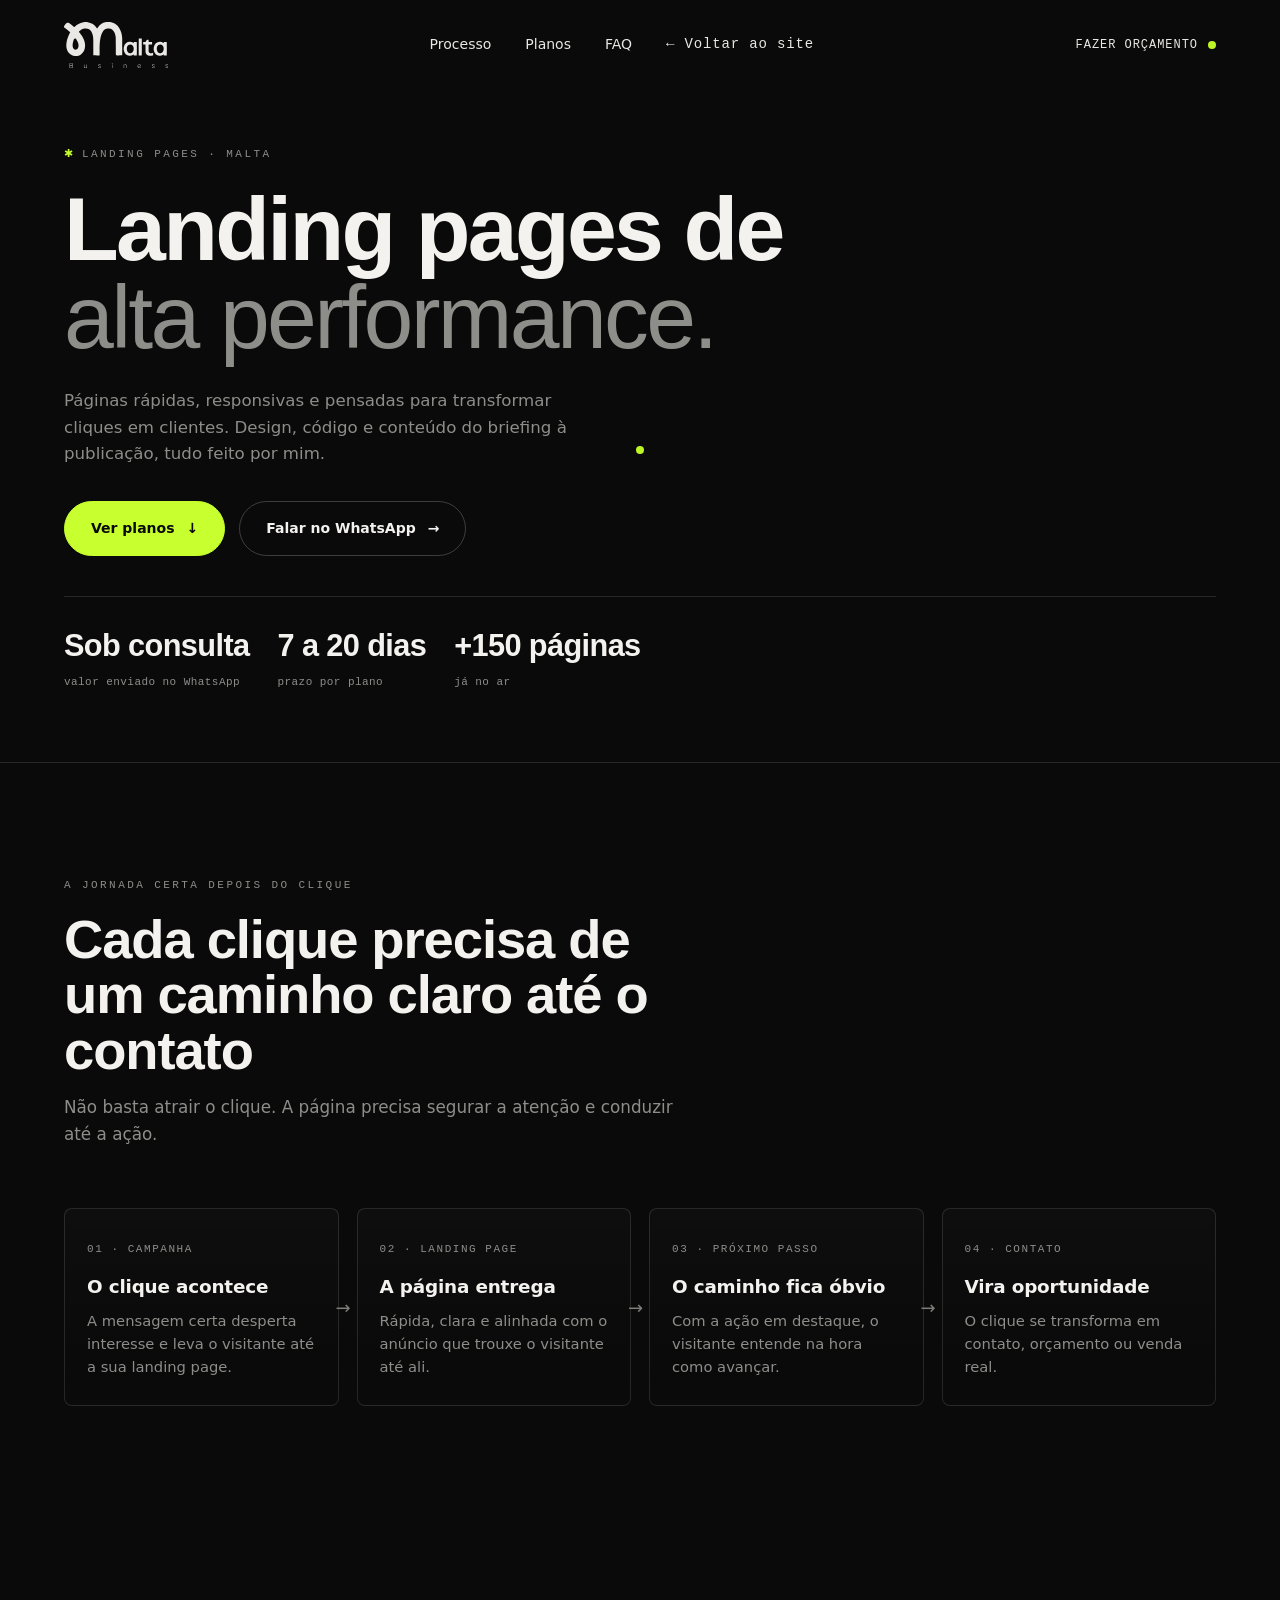
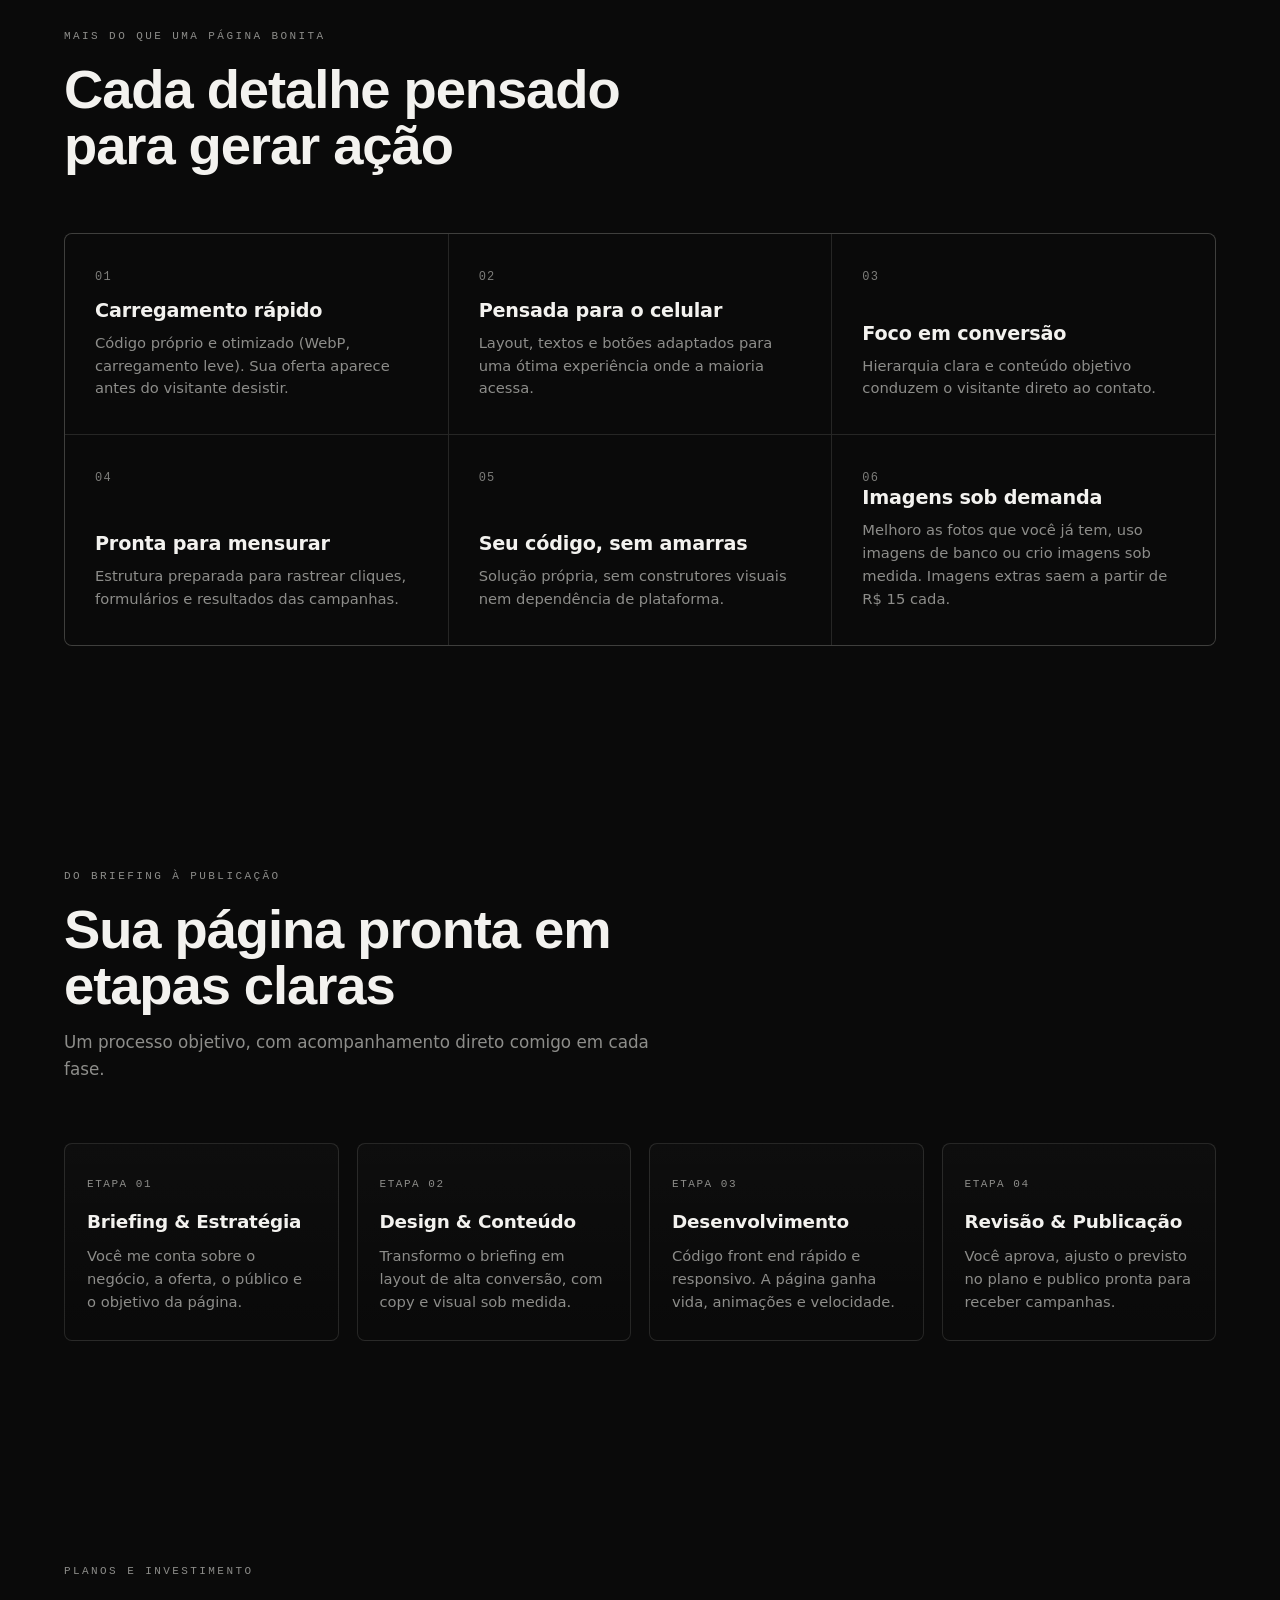
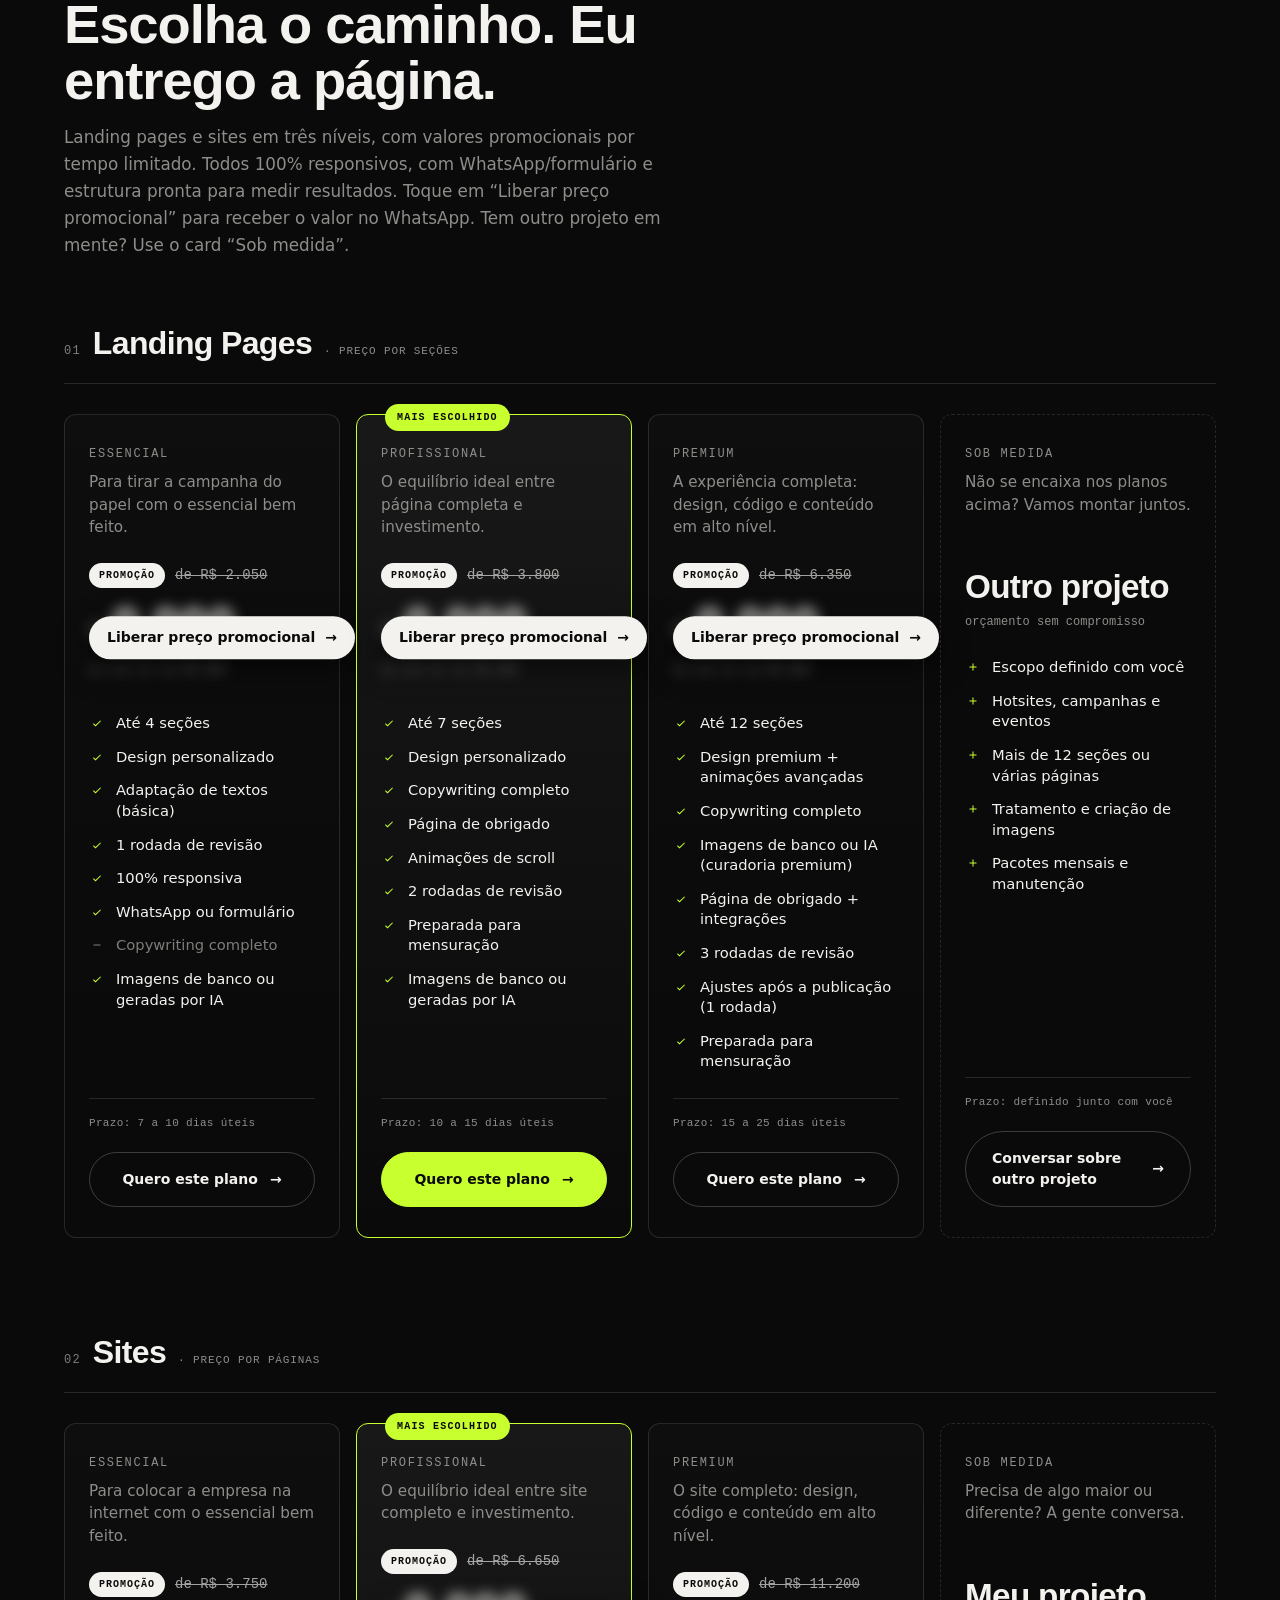
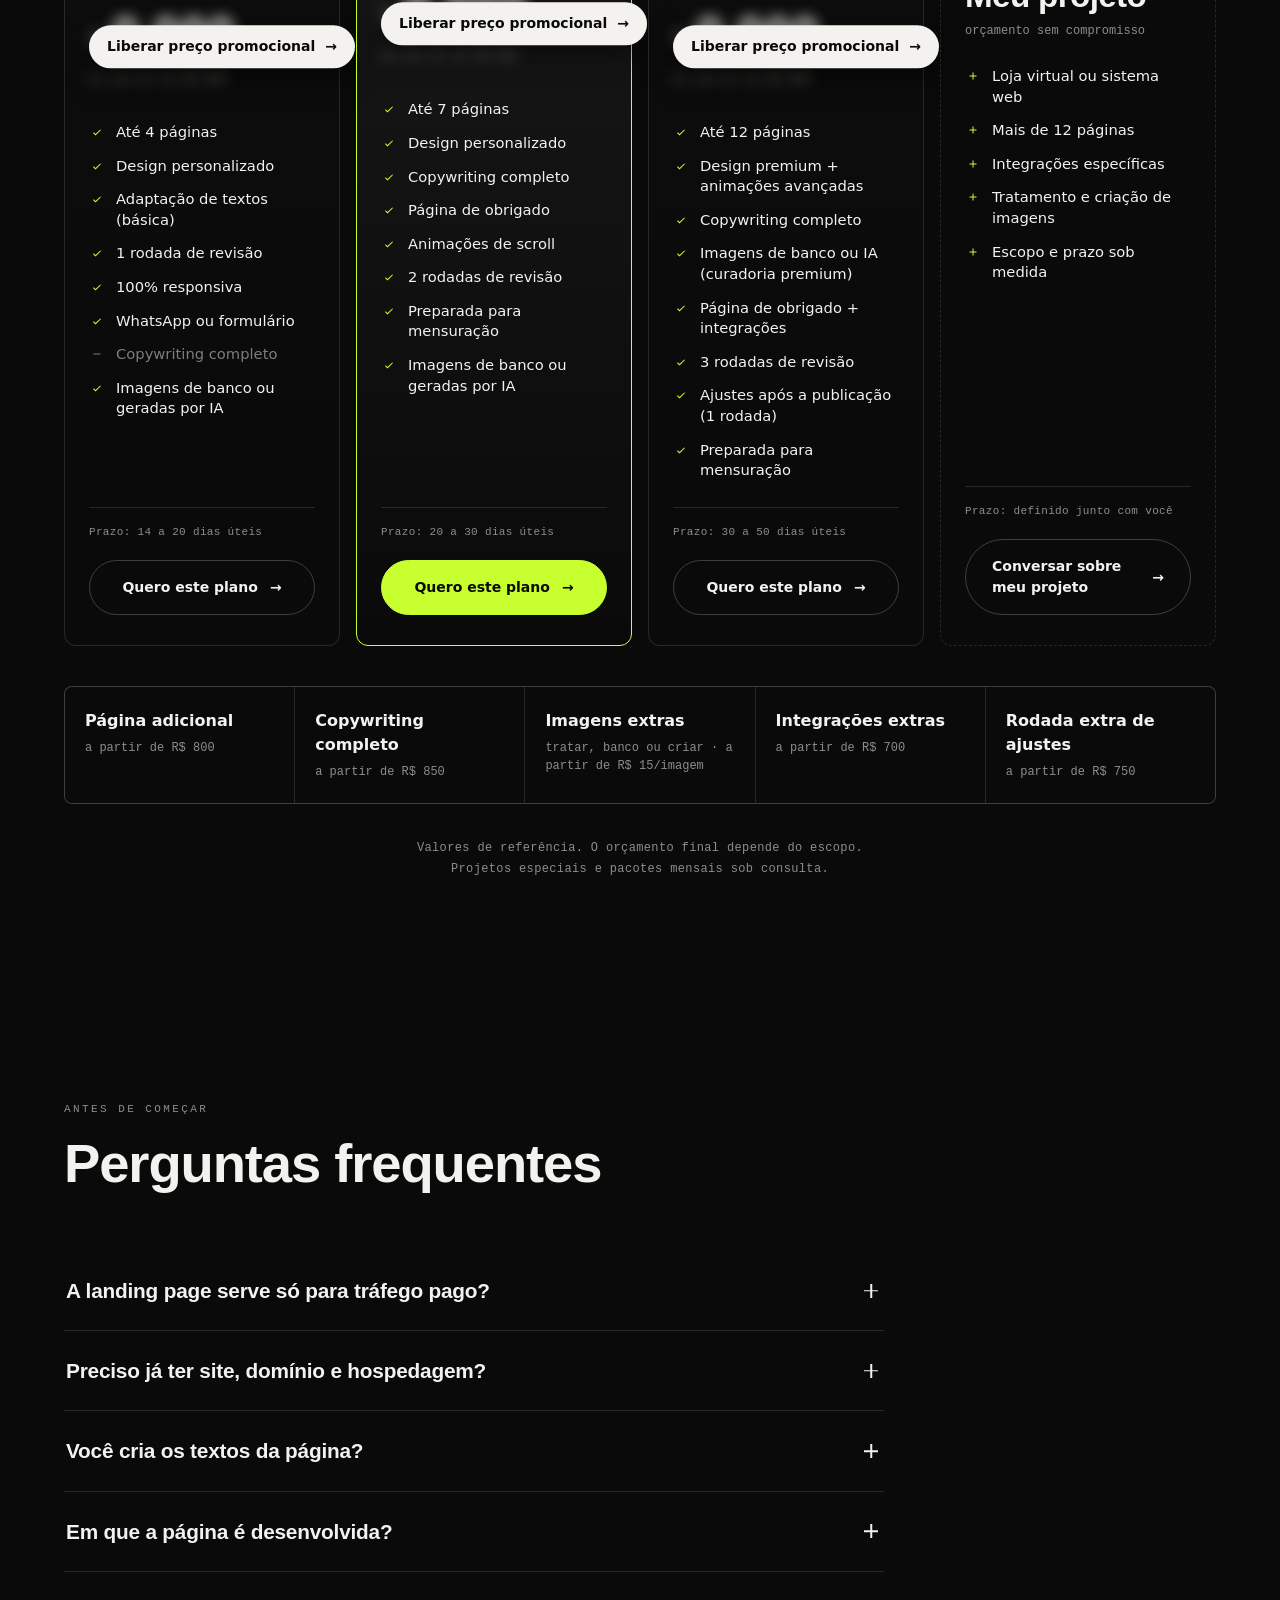
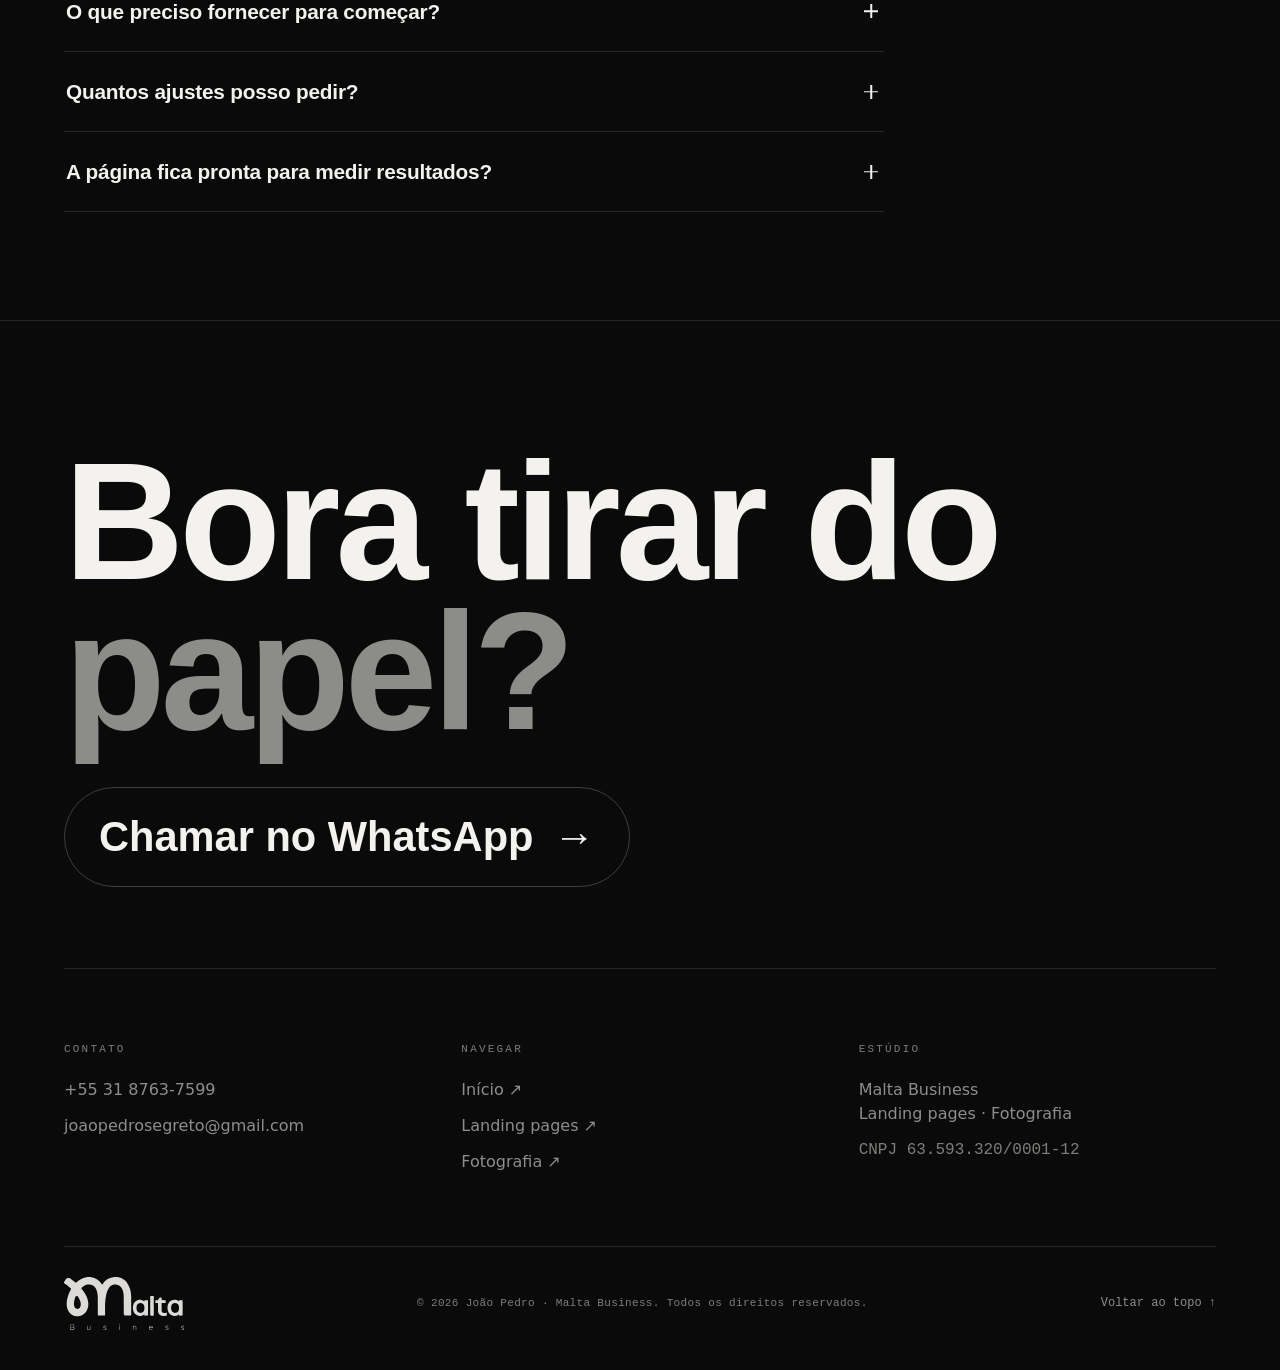
<file: landing-page/index.html>
<!DOCTYPE html>
<html lang="pt-BR">
<head>
<meta charset="UTF-8" />
<meta name="viewport" content="width=device-width, initial-scale=1.0, viewport-fit=cover" />
<title>Landing Pages e Sites: Planos e Processo | Malta Business</title>
<meta name="description" content="Planos de landing page e site por João Pedro (Malta), de BH para todo o Brasil: processo do briefing à publicação, design personalizado, código rápido e contato direto no WhatsApp." />
<link rel="canonical" href="https://maltabusiness.com.br/landing-page/" />
<meta name="robots" content="index, follow" />
<link rel="icon" href="../favicon.ico" sizes="48x48" />
<link rel="icon" type="image/svg+xml" href="../assets/favicon.svg" />
<link rel="icon" type="image/png" sizes="32x32" href="../assets/favicon.png" />
<link rel="apple-touch-icon" href="../assets/apple-touch-icon.png" />
<link rel="manifest" href="../site.webmanifest" />
<meta property="og:type" content="website" />
<meta property="og:locale" content="pt_BR" />
<meta property="og:site_name" content="Malta Business" />
<meta property="og:url" content="https://maltabusiness.com.br/landing-page/" />
<meta property="og:title" content="Landing Pages e Sites: Planos e Processo | Malta Business" />
<meta property="og:description" content="Planos de landing page e site com processo claro e contato direto no WhatsApp." />
<meta property="og:image" content="https://maltabusiness.com.br/assets/og/og-cover.jpg" />
<meta property="og:image:width" content="1200" />
<meta property="og:image:height" content="630" />
<meta name="twitter:card" content="summary_large_image" />
<meta name="twitter:title" content="Landing Pages e Sites: Planos e Processo | Malta Business" />
<meta name="twitter:description" content="Planos de landing page e site com processo claro e contato direto no WhatsApp." />
<meta name="twitter:image" content="https://maltabusiness.com.br/assets/og/og-cover.jpg" />
<meta name="theme-color" content="#0A0A0A" />
<meta http-equiv="Content-Security-Policy" content="default-src 'self'; script-src 'self'; style-src 'self' 'unsafe-inline' https://fonts.googleapis.com; font-src 'self' https://fonts.gstatic.com; img-src 'self' data:; connect-src 'self'; base-uri 'self'; form-action 'self'; object-src 'none'; frame-src 'none'; upgrade-insecure-requests">
<meta name="referrer" content="strict-origin-when-cross-origin" />
<link rel="preconnect" href="https://fonts.googleapis.com">
<link rel="preconnect" href="https://fonts.gstatic.com" crossorigin>
<link rel="preload" as="style" href="https://fonts.googleapis.com/css2?family=Archivo:wght@300;400;500;600;700;800&family=Archivo+Expanded:wght@800&family=JetBrains+Mono:wght@400;500;700&display=swap">
<link rel="stylesheet" href="https://fonts.googleapis.com/css2?family=Archivo:wght@300;400;500;600;700;800&family=Archivo+Expanded:wght@800&family=JetBrains+Mono:wght@400;500;700&display=swap" media="print" data-fontswap>
<noscript><link rel="stylesheet" href="https://fonts.googleapis.com/css2?family=Archivo:wght@300;400;500;600;700;800&family=Archivo+Expanded:wght@800&family=JetBrains+Mono:wght@400;500;700&display=swap"></noscript>
<link rel="stylesheet" href="../css/style.css" />
<script type="application/ld+json">{"@context": "https://schema.org", "@type": "BreadcrumbList", "itemListElement": [{"@type": "ListItem", "position": 1, "name": "Início", "item": "https://maltabusiness.com.br/"}, {"@type": "ListItem", "position": 2, "name": "Planos", "item": "https://maltabusiness.com.br/landing-page/"}]}</script>
<script type="application/ld+json">{"@context": "https://schema.org", "@type": "Service", "name": "Criação de landing pages e sites", "serviceType": "Desenvolvimento de sites e landing pages", "url": "https://maltabusiness.com.br/landing-page/", "areaServed": {"@type": "Country", "name": "Brasil"}, "provider": {"@type": "ProfessionalService", "@id": "https://maltabusiness.com.br/#malta", "name": "Malta Business", "url": "https://maltabusiness.com.br/", "address": {"@type": "PostalAddress", "addressLocality": "Belo Horizonte", "addressRegion": "MG", "addressCountry": "BR"}}, "hasOfferCatalog": {"@type": "OfferCatalog", "name": "Planos", "itemListElement": [{"@type": "Offer", "itemOffered": {"@type": "Service", "name": "Landing Page Essencial"}}, {"@type": "Offer", "itemOffered": {"@type": "Service", "name": "Landing Page Profissional"}}, {"@type": "Offer", "itemOffered": {"@type": "Service", "name": "Landing Page Premium"}}, {"@type": "Offer", "itemOffered": {"@type": "Service", "name": "Site Essencial"}}, {"@type": "Offer", "itemOffered": {"@type": "Service", "name": "Site Profissional"}}, {"@type": "Offer", "itemOffered": {"@type": "Service", "name": "Site Premium"}}]}}</script>
<script type="application/ld+json">{"@context": "https://schema.org", "@type": "FAQPage", "mainEntity": [{"@type": "Question", "name": "A landing page serve só para tráfego pago?", "acceptedAnswer": {"@type": "Answer", "text": "Não. Ela funciona para Google e Meta Ads, mas também para bio do Instagram, email, QR code em material impresso e qualquer link onde você queira converter visitantes em contatos."}}, {"@type": "Question", "name": "Preciso já ter site, domínio e hospedagem?", "acceptedAnswer": {"@type": "Answer", "text": "Não é obrigatório. A landing page pode ser publicada de forma independente. Se você ainda não tem domínio/hospedagem, eu te oriento na melhor opção durante o projeto."}}, {"@type": "Question", "name": "Você cria os textos da página?", "acceptedAnswer": {"@type": "Answer", "text": "Sim. No plano Essencial faço a adaptação dos seus textos; nos planos Profissional e Premium o copywriting completo já está incluído, escrito com foco em conversão."}}, {"@type": "Question", "name": "Em que a página é desenvolvida?", "acceptedAnswer": {"@type": "Answer", "text": "Em código próprio (HTML/CSS/JS), sem construtores visuais. Isso deixa a página mais rápida, leve e sem dependência de plataformas ou mensalidades de builder."}}, {"@type": "Question", "name": "O que preciso fornecer para começar?", "acceptedAnswer": {"@type": "Answer", "text": "Informações sobre o seu negócio e a oferta, logo e materiais de marca (se tiver) e a preferência de contato (WhatsApp/formulário). O resto a gente alinha no briefing."}}, {"@type": "Question", "name": "Quantos ajustes posso pedir?", "acceptedAnswer": {"@type": "Answer", "text": "Depende do plano: Essencial inclui 1 rodada de revisão, Profissional 2 rodadas e Premium 3 rodadas + 1 rodada de ajustes após a publicação. Rodadas extras são um adicional."}}, {"@type": "Question", "name": "A página fica pronta para medir resultados?", "acceptedAnswer": {"@type": "Answer", "text": "Sim. Deixo a estrutura preparada para você (ou seu gestor de tráfego) instalar tags e acompanhar cliques, formulários e contatos gerados."}}]}</script>
</head>
<body>

<div class="loader" id="loader">
  <div class="loader__inner">
    <img src="../assets/logo-malta.svg" alt="Malta" class="loader__logo" width="604" height="265" />
    <div class="loader__bar"><span></span></div>
  </div>
</div>

<div class="cursor" id="cursor"></div>

<!-- NAV -->
<header class="nav" id="nav">
  <a href="../" class="nav__logo" data-cursor><img src="../assets/logo-malta.svg" alt="Malta Business" width="604" height="265" /></a>
  <nav class="nav__links">
    <a href="#processo" data-cursor>Processo</a>
    <a href="#planos" data-cursor>Planos</a>
    <a href="#faq" data-cursor>FAQ</a>
    <a href="../" class="nav__back" data-cursor>← Voltar ao site</a>
  </nav>
  <a href="https://wa.me/553187637599?text=Ol%C3%A1%20Malta%2C%20quero%20uma%20landing%20page.%20Vim%20pela%20p%C3%A1gina%20de%20planos." target="_blank" rel="noopener" class="nav__cta" data-cursor>
    <span>Fazer orçamento</span><i class="dot"></i>
  </a>
  <button class="nav__burger" id="burger" type="button" aria-label="Menu"><span></span><span></span></button>
</header>

<div class="menu" id="menu">
  <a href="#processo">Processo<em>01</em></a>
  <a href="#planos">Planos<em>02</em></a>
  <a href="#faq">FAQ<em>03</em></a>
  <a href="../">Voltar ao site<em>04</em></a>
  <a class="menu__cta" href="https://wa.me/553187637599?text=Ol%C3%A1%20Malta%2C%20quero%20uma%20landing%20page." target="_blank" rel="noopener">WhatsApp →</a>
</div>

<main>

<!-- HERO -->
<section class="phero" id="topo">
  <span class="eyebrow"><i class="mark">✱</i> Landing Pages · Malta</span>
  <h1 class="phero__title reveal-title"><span>Landing pages de</span> <span class="sft">alta performance.</span></h1>
  <p class="phero__lead reveal-lines">
    Páginas rápidas, responsivas e pensadas para transformar cliques em clientes.
    Design, código e conteúdo do briefing à publicação, tudo feito por mim.
  </p>
  <div class="phero__actions">
    <a href="#planos" class="btn btn--solid" data-cursor><span>Ver planos</span><i>↓</i></a>
    <a href="https://wa.me/553187637599?text=Ol%C3%A1%20Malta%2C%20quero%20uma%20landing%20page.%20Vim%20pela%20p%C3%A1gina%20de%20planos." target="_blank" rel="noopener" class="btn btn--ghost" data-cursor><span>Falar no WhatsApp</span><i>→</i></a>
  </div>
  <div class="phero__meta">
    <div><b>Sob consulta</b><span>valor enviado no WhatsApp</span></div>
    <div><b>7 a 20 dias</b><span>prazo por plano</span></div>
    <div><b>+150 páginas</b><span>já no ar</span></div>
  </div>
</section>

<!-- JORNADA -->
<section class="sec">
  <div class="sec__head">
    <span class="eyebrow">A jornada certa depois do clique</span>
    <h2 class="reveal-title"><span>Cada clique precisa de um</span> <span>caminho claro até o contato</span></h2>
    <p>Não basta atrair o clique. A página precisa segurar a atenção e conduzir até a ação.</p>
  </div>
  <div class="journey">
    <article class="journey__step"><span class="k">01 · Campanha</span><h3>O clique acontece</h3><p>A mensagem certa desperta interesse e leva o visitante até a sua landing page.</p><span class="arrow">→</span></article>
    <article class="journey__step"><span class="k">02 · Landing page</span><h3>A página entrega</h3><p>Rápida, clara e alinhada com o anúncio que trouxe o visitante até ali.</p><span class="arrow">→</span></article>
    <article class="journey__step"><span class="k">03 · Próximo passo</span><h3>O caminho fica óbvio</h3><p>Com a ação em destaque, o visitante entende na hora como avançar.</p><span class="arrow">→</span></article>
    <article class="journey__step"><span class="k">04 · Contato</span><h3>Vira oportunidade</h3><p>O clique se transforma em contato, orçamento ou venda real.</p><span class="arrow">→</span></article>
  </div>
</section>

<!-- FEATURES -->
<section class="sec">
  <div class="sec__head">
    <span class="eyebrow">Mais do que uma página bonita</span>
    <h2 class="reveal-title"><span>Cada detalhe pensado</span> <span>para gerar ação</span></h2>
  </div>
  <div class="feat-grid">
    <div class="feat"><span class="num">01</span><h3>Carregamento rápido</h3><p>Código próprio e otimizado (WebP, carregamento leve). Sua oferta aparece antes do visitante desistir.</p></div>
    <div class="feat"><span class="num">02</span><h3>Pensada para o celular</h3><p>Layout, textos e botões adaptados para uma ótima experiência onde a maioria acessa.</p></div>
    <div class="feat"><span class="num">03</span><h3>Foco em conversão</h3><p>Hierarquia clara e conteúdo objetivo conduzem o visitante direto ao contato.</p></div>
    <div class="feat"><span class="num">04</span><h3>Pronta para mensurar</h3><p>Estrutura preparada para rastrear cliques, formulários e resultados das campanhas.</p></div>
    <div class="feat"><span class="num">05</span><h3>Seu código, sem amarras</h3><p>Solução própria, sem construtores visuais nem dependência de plataforma.</p></div>
    <div class="feat"><span class="num">06</span><h3>Imagens sob demanda</h3><p>Melhoro as fotos que você já tem, uso imagens de banco ou crio imagens sob medida. Imagens extras saem a partir de R$ 15 cada.</p></div>
  </div>
</section>

<!-- PROCESSO -->
<section class="sec" id="processo">
  <div class="sec__head">
    <span class="eyebrow">Do briefing à publicação</span>
    <h2 class="reveal-title"><span>Sua página pronta</span> <span>em etapas claras</span></h2>
    <p>Um processo objetivo, com acompanhamento direto comigo em cada fase.</p>
  </div>
  <div class="journey">
    <article class="journey__step"><span class="k">Etapa 01</span><h3>Briefing &amp; Estratégia</h3><p>Você me conta sobre o negócio, a oferta, o público e o objetivo da página.</p></article>
    <article class="journey__step"><span class="k">Etapa 02</span><h3>Design &amp; Conteúdo</h3><p>Transformo o briefing em layout de alta conversão, com copy e visual sob medida.</p></article>
    <article class="journey__step"><span class="k">Etapa 03</span><h3>Desenvolvimento</h3><p>Código front end rápido e responsivo. A página ganha vida, animações e velocidade.</p></article>
    <article class="journey__step"><span class="k">Etapa 04</span><h3>Revisão &amp; Publicação</h3><p>Você aprova, ajusto o previsto no plano e publico pronta para receber campanhas.</p></article>
  </div>
</section>

<!-- PLANOS -->
<!-- BLACK FRIDAY: faixas somem sozinhas depois de 01/12 (js/main.js, blackFriday) -->
<div class="black-tape black-tape--top" data-black aria-hidden="true">
  <div class="black-tape__band black-tape__band--a"><div class="black-tape__track"><span>Black Friday</span><i>✱</i><span>Até 70% OFF em sites e LPs</span><i>✱</i><span>Cupom BLACKLP26</span><i>✱</i><span>Só até 01/12</span><i>✱</i><span>Black Friday</span><i>✱</i><span>Até 70% OFF em sites e LPs</span><i>✱</i><span>Cupom BLACKLP26</span><i>✱</i><span>Só até 01/12</span><i>✱</i><span>Black Friday</span><i>✱</i><span>Até 70% OFF em sites e LPs</span><i>✱</i><span>Cupom BLACKLP26</span><i>✱</i><span>Só até 01/12</span><i>✱</i><span>Black Friday</span><i>✱</i><span>Até 70% OFF em sites e LPs</span><i>✱</i><span>Cupom BLACKLP26</span><i>✱</i><span>Só até 01/12</span><i>✱</i></div></div>
  <div class="black-tape__band black-tape__band--b"><div class="black-tape__track"><span>Black Friday</span><i>✱</i><span>Até 70% OFF em sites e LPs</span><i>✱</i><span>Cupom BLACKLP26</span><i>✱</i><span>Só até 01/12</span><i>✱</i><span>Black Friday</span><i>✱</i><span>Até 70% OFF em sites e LPs</span><i>✱</i><span>Cupom BLACKLP26</span><i>✱</i><span>Só até 01/12</span><i>✱</i><span>Black Friday</span><i>✱</i><span>Até 70% OFF em sites e LPs</span><i>✱</i><span>Cupom BLACKLP26</span><i>✱</i><span>Só até 01/12</span><i>✱</i><span>Black Friday</span><i>✱</i><span>Até 70% OFF em sites e LPs</span><i>✱</i><span>Cupom BLACKLP26</span><i>✱</i><span>Só até 01/12</span><i>✱</i></div></div>
</div>
<section class="sec" id="planos">
  <div class="sec__head">
    <span class="eyebrow">Planos e investimento</span>
    <h2 class="reveal-title"><span>Escolha o caminho.</span> <span>Eu entrego a página.</span></h2>
    <p>Landing pages e sites em três níveis, com valores promocionais por tempo limitado. Todos 100% responsivos, com WhatsApp/formulário e estrutura pronta para medir resultados. Toque em “Liberar preço promocional” para receber o valor no WhatsApp. Tem outro projeto em mente? Use o card “Sob medida”.</p>
  </div>

  <h3 class="plans__label"><span>01</span> Landing Pages <em>· preço por seções</em></h3>
  <div class="plans plans--4">
    <!-- Essencial · Landing Page -->
    <article class="plan" data-cursor>
      <span class="plan__name">Essencial</span>
      <p class="plan__tag">Para tirar a campanha do papel com o essencial bem feito.</p>
      <div class="plan__promo"><span class="plan__off">Promoção</span><s>de R$ 2.050</s></div>
      <a class="plan__reveal" href="https://wa.me/553187637599?text=Ol%C3%A1%2C%20Malta%21%20Vi%20a%20p%C3%A1gina%20de%20planos%20e%20quero%20o%20valor%20promocional%20da%20Landing%20Page%20Essencial." target="_blank" rel="noopener" data-track="preco_promocional" data-plan="Landing Page Essencial" aria-label="Liberar preço promocional do plano Landing Page Essencial (abre o WhatsApp)" data-cursor>
        <span class="plan__price is-blur" aria-hidden="true"><small>R$</small>0.000</span>
        <span class="plan__inst is-blur" aria-hidden="true">ou até 0x de R$ 000</span>
        <span class="plan__lock">Liberar preço promocional <i>→</i></span>
      </a>
      <ul class="plan__list">
        <li>Até 4 seções</li>
        <li>Design personalizado</li>
        <li>Adaptação de textos (básica)</li>
        <li>1 rodada de revisão</li>
        <li>100% responsiva</li>
        <li>WhatsApp ou formulário</li>
        <li class="off">Copywriting completo</li>
        <li>Imagens de banco ou geradas por IA</li>
      </ul>
      <div class="plan__deadline">Prazo: 7 a 10 dias úteis</div>
      <a data-track="whatsapp_plano" class="btn btn--ghost" data-cursor href="https://wa.me/553187637599?text=Ol%C3%A1%20Malta%2C%20quero%20o%20Landing%20Page%20Essencial." target="_blank" rel="noopener"><span>Quero este plano</span><i>→</i></a>
    </article>
    <!-- Profissional · Landing Page -->
    <article class="plan plan--featured" data-cursor>
      <span class="plan__badge">Mais escolhido</span>
      <span class="plan__name">Profissional</span>
      <p class="plan__tag">O equilíbrio ideal entre página completa e investimento.</p>
      <div class="plan__promo"><span class="plan__off">Promoção</span><s>de R$ 3.800</s></div>
      <a class="plan__reveal" href="https://wa.me/553187637599?text=Ol%C3%A1%2C%20Malta%21%20Vi%20a%20p%C3%A1gina%20de%20planos%20e%20quero%20o%20valor%20promocional%20da%20Landing%20Page%20Profissional." target="_blank" rel="noopener" data-track="preco_promocional" data-plan="Landing Page Profissional" aria-label="Liberar preço promocional do plano Landing Page Profissional (abre o WhatsApp)" data-cursor>
        <span class="plan__price is-blur" aria-hidden="true"><small>R$</small>0.000</span>
        <span class="plan__inst is-blur" aria-hidden="true">ou até 0x de R$ 000</span>
        <span class="plan__lock">Liberar preço promocional <i>→</i></span>
      </a>
      <ul class="plan__list">
        <li>Até 7 seções</li>
        <li>Design personalizado</li>
        <li>Copywriting completo</li>
        <li>Página de obrigado</li>
        <li>Animações de scroll</li>
        <li>2 rodadas de revisão</li>
        <li>Preparada para mensuração</li>
        <li>Imagens de banco ou geradas por IA</li>
      </ul>
      <div class="plan__deadline">Prazo: 10 a 15 dias úteis</div>
      <a data-track="whatsapp_plano" class="btn" data-cursor href="https://wa.me/553187637599?text=Ol%C3%A1%20Malta%2C%20quero%20o%20Landing%20Page%20Profissional." target="_blank" rel="noopener"><span>Quero este plano</span><i>→</i></a>
    </article>
    <!-- Premium · Landing Page -->
    <article class="plan" data-cursor>
      <span class="plan__name">Premium</span>
      <p class="plan__tag">A experiência completa: design, código e conteúdo em alto nível.</p>
      <div class="plan__promo"><span class="plan__off">Promoção</span><s>de R$ 6.350</s></div>
      <a class="plan__reveal" href="https://wa.me/553187637599?text=Ol%C3%A1%2C%20Malta%21%20Vi%20a%20p%C3%A1gina%20de%20planos%20e%20quero%20o%20valor%20promocional%20da%20Landing%20Page%20Premium." target="_blank" rel="noopener" data-track="preco_promocional" data-plan="Landing Page Premium" aria-label="Liberar preço promocional do plano Landing Page Premium (abre o WhatsApp)" data-cursor>
        <span class="plan__price is-blur" aria-hidden="true"><small>R$</small>0.000</span>
        <span class="plan__inst is-blur" aria-hidden="true">ou até 0x de R$ 000</span>
        <span class="plan__lock">Liberar preço promocional <i>→</i></span>
      </a>
      <ul class="plan__list">
        <li>Até 12 seções</li>
        <li>Design premium + animações avançadas</li>
        <li>Copywriting completo</li>
        <li>Imagens de banco ou IA (curadoria premium)</li>
        <li>Página de obrigado + integrações</li>
        <li>3 rodadas de revisão</li>
        <li>Ajustes após a publicação (1 rodada)</li>
        <li>Preparada para mensuração</li>
      </ul>
      <div class="plan__deadline">Prazo: 15 a 25 dias úteis</div>
      <a data-track="whatsapp_plano" class="btn btn--ghost" data-cursor href="https://wa.me/553187637599?text=Ol%C3%A1%20Malta%2C%20quero%20o%20Landing%20Page%20Premium." target="_blank" rel="noopener"><span>Quero este plano</span><i>→</i></a>
    </article>

    <!-- Sob medida -->
    <article class="plan plan--custom" data-cursor>
      <span class="plan__name">Sob medida</span>
      <p class="plan__tag">Não se encaixa nos planos acima? Vamos montar juntos.</p>
      <div class="plan__price plan__price--text">Outro projeto</div>
      <div class="plan__inst">orçamento sem compromisso</div>
      <ul class="plan__list">
        <li>Escopo definido com você</li>
        <li>Hotsites, campanhas e eventos</li>
        <li>Mais de 12 seções ou várias páginas</li>
        <li>Tratamento e criação de imagens</li>
        <li>Pacotes mensais e manutenção</li>
      </ul>
      <div class="plan__deadline">Prazo: definido junto com você</div>
      <a data-track="whatsapp_plano" class="btn btn--ghost" data-cursor href="https://wa.me/553187637599?text=Ol%C3%A1%20Malta%2C%20quero%20conversar%20sobre%20outro%20projeto." target="_blank" rel="noopener"><span>Conversar sobre outro projeto</span><i>→</i></a>
    </article>
  </div>

  <div class="black-tape black-tape--mid" data-black aria-hidden="true"><div class="black-tape__band black-tape__band--a"><div class="black-tape__track"><span>Black Friday</span><i>✱</i><span>Até 70% OFF em sites e LPs</span><i>✱</i><span>Cupom BLACKLP26</span><i>✱</i><span>Só até 01/12</span><i>✱</i><span>Black Friday</span><i>✱</i><span>Até 70% OFF em sites e LPs</span><i>✱</i><span>Cupom BLACKLP26</span><i>✱</i><span>Só até 01/12</span><i>✱</i><span>Black Friday</span><i>✱</i><span>Até 70% OFF em sites e LPs</span><i>✱</i><span>Cupom BLACKLP26</span><i>✱</i><span>Só até 01/12</span><i>✱</i><span>Black Friday</span><i>✱</i><span>Até 70% OFF em sites e LPs</span><i>✱</i><span>Cupom BLACKLP26</span><i>✱</i><span>Só até 01/12</span><i>✱</i></div></div></div>
  <h3 class="plans__label"><span>02</span> Sites <em>· preço por páginas</em></h3>
  <div class="plans plans--4">
    <!-- Essencial · Site -->
    <article class="plan" data-cursor>
      <span class="plan__name">Essencial</span>
      <p class="plan__tag">Para colocar a empresa na internet com o essencial bem feito.</p>
      <div class="plan__promo"><span class="plan__off">Promoção</span><s>de R$ 3.750</s></div>
      <a class="plan__reveal" href="https://wa.me/553187637599?text=Ol%C3%A1%2C%20Malta%21%20Vi%20a%20p%C3%A1gina%20de%20planos%20e%20quero%20o%20valor%20promocional%20da%20Site%20Essencial." target="_blank" rel="noopener" data-track="preco_promocional" data-plan="Site Essencial" aria-label="Liberar preço promocional do plano Site Essencial (abre o WhatsApp)" data-cursor>
        <span class="plan__price is-blur" aria-hidden="true"><small>R$</small>0.000</span>
        <span class="plan__inst is-blur" aria-hidden="true">ou até 0x de R$ 000</span>
        <span class="plan__lock">Liberar preço promocional <i>→</i></span>
      </a>
      <ul class="plan__list">
        <li>Até 4 páginas</li>
        <li>Design personalizado</li>
        <li>Adaptação de textos (básica)</li>
        <li>1 rodada de revisão</li>
        <li>100% responsiva</li>
        <li>WhatsApp ou formulário</li>
        <li class="off">Copywriting completo</li>
        <li>Imagens de banco ou geradas por IA</li>
      </ul>
      <div class="plan__deadline">Prazo: 14 a 20 dias úteis</div>
      <a data-track="whatsapp_plano" class="btn btn--ghost" data-cursor href="https://wa.me/553187637599?text=Ol%C3%A1%20Malta%2C%20quero%20o%20Site%20Essencial." target="_blank" rel="noopener"><span>Quero este plano</span><i>→</i></a>
    </article>
    <!-- Profissional · Site -->
    <article class="plan plan--featured" data-cursor>
      <span class="plan__badge">Mais escolhido</span>
      <span class="plan__name">Profissional</span>
      <p class="plan__tag">O equilíbrio ideal entre site completo e investimento.</p>
      <div class="plan__promo"><span class="plan__off">Promoção</span><s>de R$ 6.650</s></div>
      <a class="plan__reveal" href="https://wa.me/553187637599?text=Ol%C3%A1%2C%20Malta%21%20Vi%20a%20p%C3%A1gina%20de%20planos%20e%20quero%20o%20valor%20promocional%20da%20Site%20Profissional." target="_blank" rel="noopener" data-track="preco_promocional" data-plan="Site Profissional" aria-label="Liberar preço promocional do plano Site Profissional (abre o WhatsApp)" data-cursor>
        <span class="plan__price is-blur" aria-hidden="true"><small>R$</small>0.000</span>
        <span class="plan__inst is-blur" aria-hidden="true">ou até 0x de R$ 000</span>
        <span class="plan__lock">Liberar preço promocional <i>→</i></span>
      </a>
      <ul class="plan__list">
        <li>Até 7 páginas</li>
        <li>Design personalizado</li>
        <li>Copywriting completo</li>
        <li>Página de obrigado</li>
        <li>Animações de scroll</li>
        <li>2 rodadas de revisão</li>
        <li>Preparada para mensuração</li>
        <li>Imagens de banco ou geradas por IA</li>
      </ul>
      <div class="plan__deadline">Prazo: 20 a 30 dias úteis</div>
      <a data-track="whatsapp_plano" class="btn" data-cursor href="https://wa.me/553187637599?text=Ol%C3%A1%20Malta%2C%20quero%20o%20Site%20Profissional." target="_blank" rel="noopener"><span>Quero este plano</span><i>→</i></a>
    </article>
    <!-- Premium · Site -->
    <article class="plan" data-cursor>
      <span class="plan__name">Premium</span>
      <p class="plan__tag">O site completo: design, código e conteúdo em alto nível.</p>
      <div class="plan__promo"><span class="plan__off">Promoção</span><s>de R$ 11.200</s></div>
      <a class="plan__reveal" href="https://wa.me/553187637599?text=Ol%C3%A1%2C%20Malta%21%20Vi%20a%20p%C3%A1gina%20de%20planos%20e%20quero%20o%20valor%20promocional%20da%20Site%20Premium." target="_blank" rel="noopener" data-track="preco_promocional" data-plan="Site Premium" aria-label="Liberar preço promocional do plano Site Premium (abre o WhatsApp)" data-cursor>
        <span class="plan__price is-blur" aria-hidden="true"><small>R$</small>0.000</span>
        <span class="plan__inst is-blur" aria-hidden="true">ou até 0x de R$ 000</span>
        <span class="plan__lock">Liberar preço promocional <i>→</i></span>
      </a>
      <ul class="plan__list">
        <li>Até 12 páginas</li>
        <li>Design premium + animações avançadas</li>
        <li>Copywriting completo</li>
        <li>Imagens de banco ou IA (curadoria premium)</li>
        <li>Página de obrigado + integrações</li>
        <li>3 rodadas de revisão</li>
        <li>Ajustes após a publicação (1 rodada)</li>
        <li>Preparada para mensuração</li>
      </ul>
      <div class="plan__deadline">Prazo: 30 a 50 dias úteis</div>
      <a data-track="whatsapp_plano" class="btn btn--ghost" data-cursor href="https://wa.me/553187637599?text=Ol%C3%A1%20Malta%2C%20quero%20o%20Site%20Premium." target="_blank" rel="noopener"><span>Quero este plano</span><i>→</i></a>
    </article>

    <!-- Sob medida -->
    <article class="plan plan--custom" data-cursor>
      <span class="plan__name">Sob medida</span>
      <p class="plan__tag">Precisa de algo maior ou diferente? A gente conversa.</p>
      <div class="plan__price plan__price--text">Meu projeto</div>
      <div class="plan__inst">orçamento sem compromisso</div>
      <ul class="plan__list">
        <li>Loja virtual ou sistema web</li>
        <li>Mais de 12 páginas</li>
        <li>Integrações específicas</li>
        <li>Tratamento e criação de imagens</li>
        <li>Escopo e prazo sob medida</li>
      </ul>
      <div class="plan__deadline">Prazo: definido junto com você</div>
      <a data-track="whatsapp_plano" class="btn btn--ghost" data-cursor href="https://wa.me/553187637599?text=Ol%C3%A1%20Malta%2C%20quero%20conversar%20sobre%20o%20meu%20projeto%20de%20site." target="_blank" rel="noopener"><span>Conversar sobre meu projeto</span><i>→</i></a>
    </article>
  </div>

  <div class="addons">
    <div class="addon"><b>Página adicional</b><span>a partir de R$ 800</span></div>
    <div class="addon"><b>Copywriting completo</b><span>a partir de R$ 850</span></div>
    <div class="addon"><b>Imagens extras</b><span>tratar, banco ou criar · a partir de R$ 15/imagem</span></div>
    <div class="addon"><b>Integrações extras</b><span>a partir de R$ 700</span></div>
    <div class="addon"><b>Rodada extra de ajustes</b><span>a partir de R$ 750</span></div>
  </div>
  <p class="plans__note">Valores de referência. O orçamento final depende do escopo.<br>Projetos especiais e pacotes mensais sob consulta.</p>
</section>

<!-- FAQ -->
<section class="sec" id="faq">
  <div class="sec__head">
    <span class="eyebrow">Antes de começar</span>
    <h2 class="reveal-title"><span>Perguntas</span> <span>frequentes</span></h2>
  </div>
  <div class="faq">
    <div class="faq__item"><button type="button" class="faq__q" data-cursor>A landing page serve só para tráfego pago?<span class="ic"></span></button><div class="faq__a"><p>Não. Ela funciona para Google e Meta Ads, mas também para bio do Instagram, email, QR code em material impresso e qualquer link onde você queira converter visitantes em contatos.</p></div></div>
    <div class="faq__item"><button type="button" class="faq__q" data-cursor>Preciso já ter site, domínio e hospedagem?<span class="ic"></span></button><div class="faq__a"><p>Não é obrigatório. A landing page pode ser publicada de forma independente. Se você ainda não tem domínio/hospedagem, eu te oriento na melhor opção durante o projeto.</p></div></div>
    <div class="faq__item"><button type="button" class="faq__q" data-cursor>Você cria os textos da página?<span class="ic"></span></button><div class="faq__a"><p>Sim. No plano Essencial faço a adaptação dos seus textos; nos planos Profissional e Premium o copywriting completo já está incluído, escrito com foco em conversão.</p></div></div>
    <div class="faq__item"><button type="button" class="faq__q" data-cursor>Em que a página é desenvolvida?<span class="ic"></span></button><div class="faq__a"><p>Em código próprio (HTML/CSS/JS), sem construtores visuais. Isso deixa a página mais rápida, leve e sem dependência de plataformas ou mensalidades de builder.</p></div></div>
    <div class="faq__item"><button type="button" class="faq__q" data-cursor>O que preciso fornecer para começar?<span class="ic"></span></button><div class="faq__a"><p>Informações sobre o seu negócio e a oferta, logo e materiais de marca (se tiver) e a preferência de contato (WhatsApp/formulário). O resto a gente alinha no briefing.</p></div></div>
    <div class="faq__item"><button type="button" class="faq__q" data-cursor>Quantos ajustes posso pedir?<span class="ic"></span></button><div class="faq__a"><p>Depende do plano: Essencial inclui 1 rodada de revisão, Profissional 2 rodadas e Premium 3 rodadas + 1 rodada de ajustes após a publicação. Rodadas extras são um adicional.</p></div></div>
    <div class="faq__item"><button type="button" class="faq__q" data-cursor>A página fica pronta para medir resultados?<span class="ic"></span></button><div class="faq__a"><p>Sim. Deixo a estrutura preparada para você (ou seu gestor de tráfego) instalar tags e acompanhar cliques, formulários e contatos gerados.</p></div></div>
  </div>
</section>

</main>

<!-- POPUP BLACK FRIDAY: abre 1x por visita quando a área de planos aparece; some depois de 01/12 -->
<dialog class="bmodal" id="black-modal" aria-labelledby="bm-title" data-black>
  <div class="bmodal__box">
    <button type="button" class="bmodal__close" data-close aria-label="Fechar" data-cursor>×</button>
    <span class="bmodal__eyebrow">Black Friday ✱ só até 01/12</span>
    <h2 class="bmodal__title" id="bm-title">Até <b>70% OFF</b><br>em sites e landing pages.</h2>
    <p class="bmodal__lead">Use o cupom abaixo na conversa pelo WhatsApp e garanta o desconto no seu projeto.</p>
    <div class="bmodal__coupon">
      <span class="bmodal__code" id="black-code">BLACKLP26</span>
      <button type="button" class="bmodal__copy" data-copy="BLACKLP26" data-cursor>Copiar cupom</button>
    </div>
    <p class="bmodal__timer" data-black-timer>Termina em breve</p>
    <a class="btn btn--solid bmodal__cta" href="https://wa.me/553187637599?text=Ol%C3%A1%2C%20Malta%21%20Quero%20usar%20o%20cupom%20BLACKLP26%20da%20Black%20Friday%20%28at%C3%A9%2070%25%20de%20desconto%29.%20Pode%20me%20passar%20os%20valores%3F" target="_blank" rel="noopener" data-track="black_cupom" data-cursor><span>Usar cupom no WhatsApp</span><i>→</i></a>
    <button type="button" class="bmodal__later" data-close data-cursor>Ver os planos primeiro</button>
  </div>
</dialog>




<!-- FOOTER -->
<footer class="footer" id="contato">
  <div class="footer__cta">
    <h2 class="footer__title reveal-title"><span>Bora</span> <span>tirar do</span> <span>papel?</span></h2>
    <a href="https://wa.me/553187637599?text=Ol%C3%A1%20Malta%2C%20quero%20uma%20landing%20page.%20Vim%20pela%20p%C3%A1gina%20de%20planos." target="_blank" rel="noopener" class="footer__big" data-cursor>
      <span>Chamar no WhatsApp</span><i>→</i>
    </a>
  </div>
  <div class="footer__cols">
    <div class="fcol">
      <span class="fcol__label">Contato</span>
      <a href="https://wa.me/553187637599" target="_blank" rel="noopener">+55 31 8763-7599</a>
      <a href="mailto:joaopedrosegreto@gmail.com">joaopedrosegreto@gmail.com</a>
    </div>
    <div class="fcol">
      <span class="fcol__label">Navegar</span>
      <a href="../">Início ↗</a>
      <a href="../#lps">Landing pages ↗</a>
      <a href="../#fotografia">Fotografia ↗</a>
    </div>
    <div class="fcol">
      <span class="fcol__label">Estúdio</span>
      <p>Malta Business<br>Landing pages · Fotografia</p>
      <p class="fcol__cnpj">CNPJ 63.593.320/0001-12</p>
    </div>
  </div>
  <div class="footer__base">
    <img src="../assets/logo-malta.svg" alt="Malta Business" class="footer__logo" width="604" height="265" loading="lazy" />
    <span>© <span id="year"></span> João Pedro · Malta Business. Todos os direitos reservados.</span>
    <a href="#topo" class="footer__top" data-cursor>Voltar ao topo ↑</a>
  </div>
</footer>

<script defer src="../js/vendor/gsap.min.js"></script>
<script defer src="../js/vendor/ScrollTrigger.min.js"></script>
<script defer src="../js/vendor/lenis.min.js"></script>
<script defer src="../js/main.js"></script>
</body>
</html>
</file>
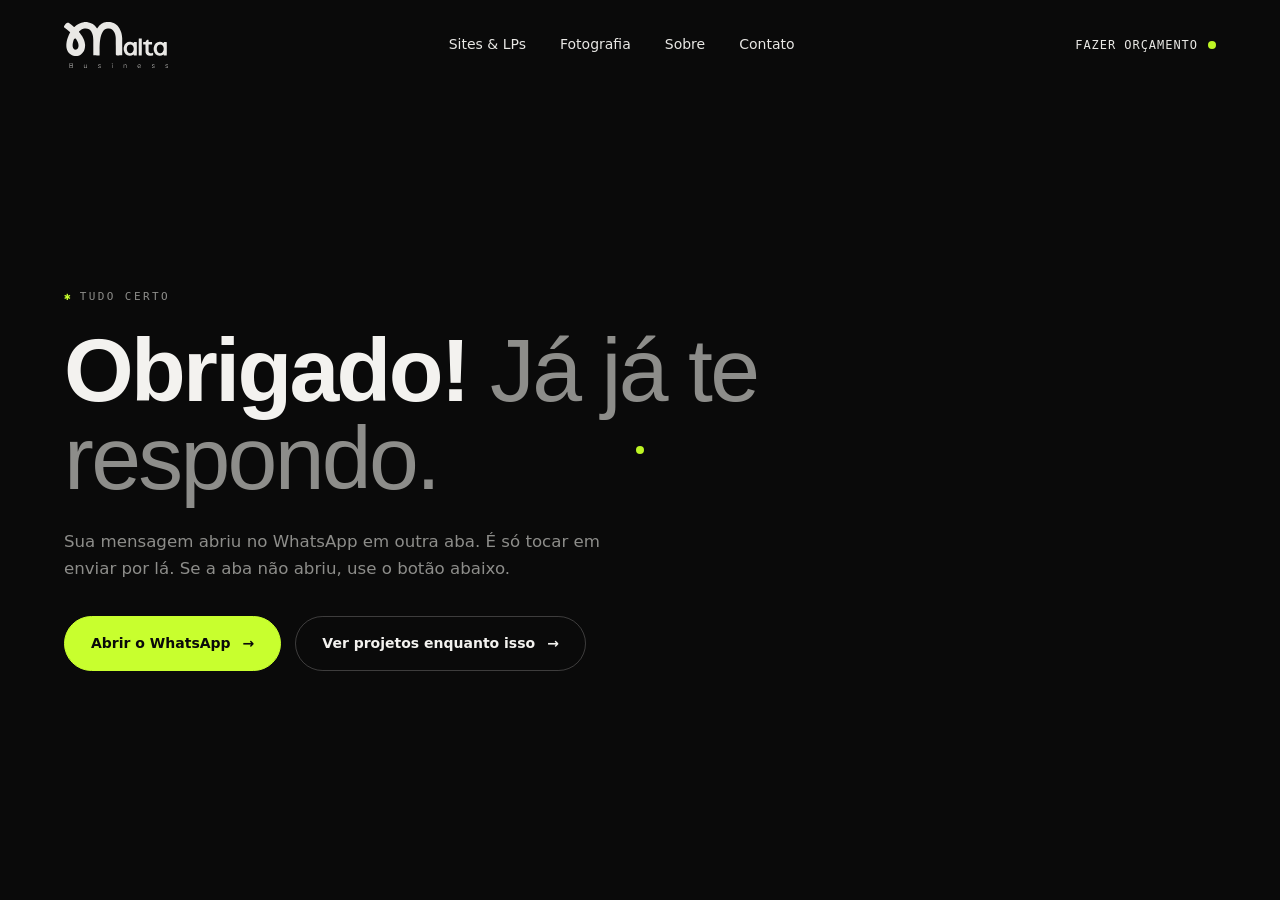
<file: obrigado/index.html>
<!DOCTYPE html>
<html lang="pt-BR">
<head>
<meta charset="UTF-8" />
<meta name="viewport" content="width=device-width, initial-scale=1.0, viewport-fit=cover" />
<title>Mensagem pronta · Malta Business</title>
<meta name="description" content="Sua mensagem foi montada no WhatsApp. Em breve o Malta responde." />
<meta name="robots" content="noindex, follow" />
<link rel="icon" href="../favicon.ico" sizes="48x48" />
<link rel="icon" type="image/svg+xml" href="../assets/favicon.svg" />
<link rel="icon" type="image/png" sizes="32x32" href="../assets/favicon.png" />
<link rel="apple-touch-icon" href="../assets/apple-touch-icon.png" />
<meta name="theme-color" content="#0A0A0A" />
<meta http-equiv="Content-Security-Policy" content="default-src 'self'; script-src 'self'; style-src 'self' 'unsafe-inline' https://fonts.googleapis.com; font-src 'self' https://fonts.gstatic.com; img-src 'self' data:; connect-src 'self'; base-uri 'self'; form-action 'self'; object-src 'none'; frame-src 'none'; upgrade-insecure-requests">
<meta name="referrer" content="strict-origin-when-cross-origin" />
<link rel="preconnect" href="https://fonts.googleapis.com">
<link rel="preconnect" href="https://fonts.gstatic.com" crossorigin>
<link rel="preload" as="style" href="https://fonts.googleapis.com/css2?family=Archivo:wght@300;400;500;600;700;800&family=Archivo+Expanded:wght@800&family=JetBrains+Mono:wght@400;500;700&display=swap">
<link rel="stylesheet" href="https://fonts.googleapis.com/css2?family=Archivo:wght@300;400;500;600;700;800&family=Archivo+Expanded:wght@800&family=JetBrains+Mono:wght@400;500;700&display=swap" media="print" data-fontswap>
<noscript><link rel="stylesheet" href="https://fonts.googleapis.com/css2?family=Archivo:wght@300;400;500;600;700;800&family=Archivo+Expanded:wght@800&family=JetBrains+Mono:wght@400;500;700&display=swap"></noscript>
<link rel="stylesheet" href="../css/style.css" />
</head>
<body>

<div class="cursor" id="cursor"></div>

<!-- NAV -->
<header class="nav" id="nav">
  <a href="../" class="nav__logo" data-cursor><img src="../assets/logo-malta.svg" alt="Malta Business" width="604" height="265" /></a>
  <nav class="nav__links">
    <a href="../#lps" data-cursor>Sites &amp; LPs</a>
    <a href="../#fotografia" data-cursor>Fotografia</a>
    <a href="../#sobre" data-cursor>Sobre</a>
    <a href="../#contato" data-cursor>Contato</a>
  </nav>
  <a href="https://wa.me/553187637599?text=Ol%C3%A1%20Malta%2C%20acabei%20de%20ver%20seus%20trabalhos%20no%20Google%20e%20gostaria%20de%20mais%20informa%C3%A7%C3%B5es." target="_blank" rel="noopener" class="nav__cta" data-cursor>
    <span>Fazer orçamento</span>
    <i class="dot"></i>
  </a>
  <button class="nav__burger" id="burger" type="button" aria-label="Menu" aria-controls="menu" aria-expanded="false"><span></span><span></span></button>
</header>

<div class="menu" id="menu">
  <a href="../#lps">Sites &amp; LPs<em>01</em></a>
  <a href="../#fotografia">Fotografia<em>02</em></a>
  <a href="../#sobre">Sobre<em>03</em></a>
  <a href="../#contato">Contato<em>04</em></a>
  <a class="menu__cta" href="https://wa.me/553187637599?text=Ol%C3%A1%20Malta%2C%20acabei%20de%20ver%20seus%20trabalhos%20no%20Google%20e%20gostaria%20de%20mais%20informa%C3%A7%C3%B5es." target="_blank" rel="noopener">WhatsApp →</a>
</div>

<main>
<section class="simple">
  <span class="eyebrow"><i class="mark">✱</i> Tudo certo</span>
  <h1 class="simple__title">Obrigado! <span>Já já te respondo.</span></h1>
  <p class="simple__lead">Sua mensagem abriu no WhatsApp em outra aba. É só tocar em enviar por lá. Se a aba não abriu, use o botão abaixo.</p>
  <div class="simple__actions">
    <a href="https://wa.me/553187637599?text=Ol%C3%A1%20Malta%2C%20acabei%20de%20ver%20seus%20trabalhos%20no%20Google%20e%20gostaria%20de%20mais%20informa%C3%A7%C3%B5es." target="_blank" rel="noopener" class="btn btn--solid" data-wa-retry data-cursor><span>Abrir o WhatsApp</span><i>→</i></a>
    <a href="../#lps" class="btn btn--ghost" data-cursor><span>Ver projetos enquanto isso</span><i>→</i></a>
  </div>
</section>
</main>

<script defer src="../js/vendor/gsap.min.js"></script>
<script defer src="../js/vendor/ScrollTrigger.min.js"></script>
<script defer src="../js/vendor/lenis.min.js"></script>
<script defer src="../js/main.js"></script>
</body>
</html>
</file>
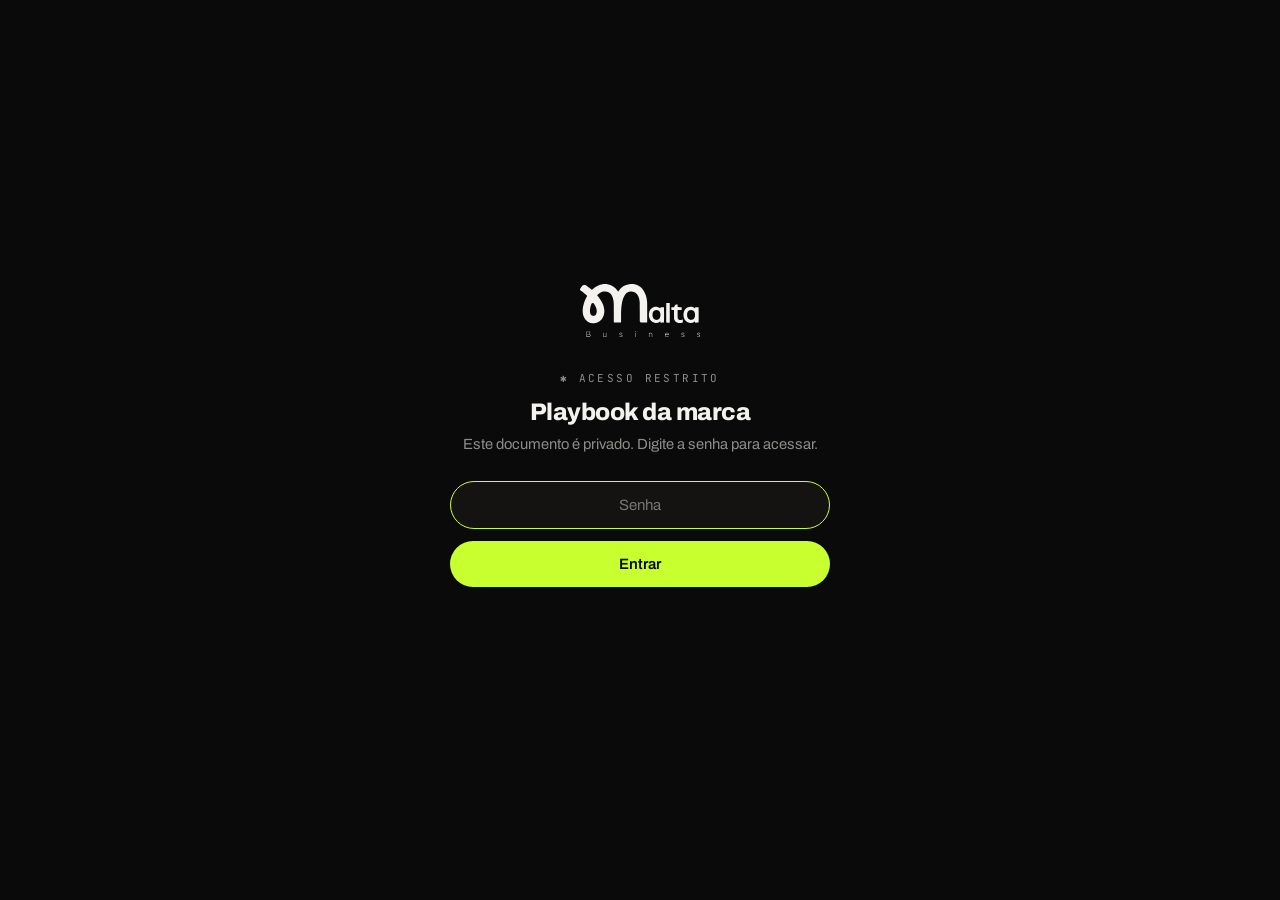
<file: playbook/index.html>
<!doctype html>
<html lang="pt-BR">
<head>
<meta charset="UTF-8">
<meta name="viewport" content="width=device-width, initial-scale=1.0">
<meta name="referrer" content="strict-origin-when-cross-origin">
<meta name="robots" content="noindex, nofollow">
<title>Playbook Malta Business</title>
<link rel="preconnect" href="https://fonts.googleapis.com">
<link rel="preconnect" href="https://fonts.gstatic.com" crossorigin>
<link rel="stylesheet" href="https://fonts.googleapis.com/css2?family=Archivo:wght@300;400;500;600;700;800&family=JetBrains+Mono:wght@400;500&display=swap">
<style>
  *{margin:0;padding:0;box-sizing:border-box}
  body{background:#0a0a0a;color:#f3f2ef;font-family:'Archivo',system-ui,sans-serif;min-height:100vh}
  #gate{min-height:100vh;display:flex;align-items:center;justify-content:center;padding:24px}
  .box{width:100%;max-width:380px;text-align:center}
  .box img{width:120px;margin:0 auto 34px;display:block}
  .box .lbl{font-family:'JetBrains Mono',monospace;font-size:11px;letter-spacing:.22em;
    text-transform:uppercase;color:#8d8d8a;margin-bottom:14px}
  .box h1{font-weight:800;font-size:1.5rem;letter-spacing:-.02em;margin-bottom:8px}
  .box p{color:#8d8d8a;font-size:.92rem;margin-bottom:26px;line-height:1.5}
  form{display:flex;flex-direction:column;gap:12px}
  input{background:#141312;border:1px solid rgba(243,242,239,.22);color:#f3f2ef;
    padding:15px 18px;border-radius:100px;font:inherit;font-size:15px;text-align:center;outline:none;
    transition:border-color .3s}
  input:focus{border-color:#C8FF2E}
  button{background:#C8FF2E;color:#0A0A0A;border:none;padding:15px 18px;border-radius:100px;
    font:inherit;font-weight:600;font-size:15px;cursor:pointer;transition:opacity .3s}
  button:disabled{opacity:.5;cursor:default}
  .err{color:#c98b7a;font-size:.85rem;min-height:1.2em;font-family:'JetBrains Mono',monospace;letter-spacing:.02em}
  #content{opacity:0;animation:fade .6s ease forwards}
  @keyframes fade{to{opacity:1}}
  @media (prefers-reduced-motion:reduce){#content{animation:none;opacity:1}}
</style>
</head>
<body>
  <div id="gate">
    <div class="box">
      <img src="../assets/logo-malta.svg" alt="Malta Business">
      <div class="lbl">✱ Acesso restrito</div>
      <h1>Playbook da marca</h1>
      <p>Este documento é privado. Digite a senha para acessar.</p>
      <form id="gateForm" autocomplete="off">
        <input id="pw" type="password" placeholder="Senha" aria-label="Senha" autofocus>
        <button id="go" type="submit">Entrar</button>
        <div class="err" id="err"></div>
      </form>
    </div>
  </div>
  <div id="content"></div>
  <script type="application/json" id="cipher">{"salt":"Cd/yVFnlgCwiFTB5OF83cw==","iv":"PeeeaW4yhAviVNXZ","ct":"xP1wQ4Zp5HMUkhiuEAPRHykaEkVhMPEMup7gWhHUoFgeydeeQN/GdTkDE3mqyUiNpklJgC+7k8N6K8y0xE3EN4GcS2zpuY8xFqxS+YTnaIG6fgUHNHw4/MzxbWiJnqPDP49ASspWY4OSYiNPrVd8EmTytj2Yj4cZ3hNcXYpkAa3s9SvzAwbjOoHyV4p+eEWwcMGOMHqnlzsV+pHEcYjzf16/bnr8x4nerzPEc+kIUwkumjk0nfqvQw+vviB6oa7hkPleBljAzf7MR8F8NLDcnWpmDu8HAJvXxW17Mjpd2vLXBdphBaYs4ARIH46a4l4Y8HJDAqQ8WCXeMWDpL1ZVNZNIDn5LFqvL01TAPhlmCs+NRpxmoOSm03uhrY5T/YLm+vfx/1WWSoXWWJNCt0KL1oBPnQ6dbi1CjigypBRLdba+Zf9skygMBS1SGIgYd/lJVPL7YZejEhdsRtDAOTVTYdR4WvdYd6uHzis7wmd2yE+oT8HBoZivk11qie73lcmAD78SlrpuO2huJgLLqrB1k31capIizQ3G3B51fL9Qt6E4mC9H6lPjFGVXXTNN+BzkqpnxR/aiTmxLh1qRcLJoB9rgnOYZkRMZs0COd37w+N3BXW74WJrrQu80UOfncxrFrADlrGMkWPYpuEF3QTbTCiB50ijC6RwvEoC3Ou6iZx/+6yVtnEJayP/yuB0kthDD1YVP0wq4eLrmCAWmPHwi5AvPVDGXnQNXzDN1TCsnfCy5KuDP8OofXb7UwoN79wr9XvIiTyl4hQCHGGcvd93WYJk0ZifNCzyipC2/AzLed0ZMBx9o1SfXX/+094gOv86QRQ8BAdUsYCom9m6+pqwyLVLx98JMjT4kvCE7R0PKj9oWtVMXz/ivTui09uNyJsIXEnnKJGnpDr3prECkntQRz7evlgDntcVwCazoRgZqDJI9HBRsncmkQwUKBRrZIyZIKjEo20dL0AHWzp6IhuwySCyuC6N42qyTfBbZuz/kuCCf6ldPb31ubxtkrBe/uuENBSF2VeRYaAPHPuhDCqvft7J7McJZmq2oZu9MorCGQDDpYuNHK5iwqYtpOBXjJ3BjBXphNsBmdBsgVgxtW4/[base64]/TXYcrxAXMG7nTlkQ17rLe74oxSxET781XN6iQyB1CNSzrJTDpfpd201vb3bjMV5mv+YWZkibTMkInF/3xgZmqpeOZq1kYuQIiEoG/ncTZtF2VTiudas5wQvR3/imfGBI40NAJ75YTEte5IVOTIRr1ex+MWd8EkHM2f3dcehz6wztBwn579gA7jD5UQYyODbDd94BmBtVBk7qr74QnapVzl9JyfUqHZwHIAvZm+zzSh8kL3Wzm/XOsZ5/IgbtTs682ecFVToqjFm/UxPagf0s6OB1tZQ/KLr9PArD725nohOitkctm89EufJWTRcuPJ70ag6RAD4Ck4X+ZaOt45cxhXUFefnZH0Cs5EU8WYFMm1jsLh7Uj5pfaUx/B2C2X/YY9GLiTK/JGM/FCaScbp3wkIzYTTMtXNrHHHfzRX8iJUhviWbUEkCmB3hAR0ZjzgqxGeBjsKObQ+gdbB8LHgA33r24p9Is1BzlZv8tlTYstGAobXTz2MnIlBaDa93dI3sdXSRQP+pFX8+1hZj76oRGtoEiUpiPTWYuFvTVSmSGQURP6brux2wSvDdC/[base64]/Vx6ytT7kQ61IeljbyNzS3w9twcJNJlwTd/PTBcmDNgHhb/LbqrM8iv80qfBe0zqJQuGg3nor/WwdzRsKUMOSrbZwXSIKfMnpdCtpz5lKvTcwf/FFGAWxdPtUNTJUPxBNT3J+TB+N913KiyiI5QjGQmjqLUvIJjmeipTrVTZTS1/BNBuvG0BSydhQSgBKEgTJcyqsoJCpYgZg2UqF5WdSHb4LplD09nOTN0Us8k9z3omDcFFAJRKosrtw5dZ0pD1E8nohzxuKvHQAvAobQg/84ApVKnPvEqKgyuPUZcbz9Utrd4lI4Tpm5G348PBaV2qvUa1RgVNtzDZ6PRsAO5KHdNNTiuwvL0Yo0djyOB6Ezu6yiggVG9PpF1V1ORskNSLNcUiASCknuB0NYo7jNQXY25nizuotbGS3pkAmFh0EC7UREjAGtwK/pT0td2PPW8t37Co6LRLR/j2hnpSOtmtk9uW8O2qSuB1UVk7XjWENj82FCHfDTBqIFrYMSiEaU0Jtp4Nntf669UQG6f984xJUxxySW8pDRJRtk1SNr1jvKaT3QerkhHSo2bsw9a6MxZTpvml3eStd5mInmhO/9KKEfkJ3gp0+lT8qibku+A/C82DoczdUMqQwPRoLc+ESkgTNAEC/udf5eK1/jqRbZjXdQ51wzpCYnHE7Nuxi3mN2s/m1tfI5qjVQirOfHCkorBadoPHGaMidswpXoJgMQ5EBZLQUh1sfo0m9j6oNALX3sDiE1OMrtfqjWANPzv/cgY49K6hFTw1Dm06A6OtAiNmilRRlWb9/[base64]/o93RTXFK0FxWrvCKAcDof9+EIbuwK6+hhCeNdrQbIAsNYLxOtcHnkLkXTADBJrw2go3UINFEhMzxEMNDIycUKw9Nh1SXduilJfU51+89txdZT0WjeraTgrkt2c16LNfGi3fgoJm5jwR9UqoeK8qL6Nkr4dVDmAYMQXBS98km+6dGAtfC4JmTUpgNRqA/Fuu2MpSd4GPvOu3OH3NWoqGr2NXaTru7cCWol2JPyirVzciMoyXYtzmtdDnKB8L6GB929D46bbLKPg3xe16P4BV6Hs9acIjmPpIUV0Fy9QkhM82xwjjjvrAMZwV2os0+Vp8OhjkcUNPTSfVqIt5cktwEn6nOKOYdOGlMOIkAw1mGebZ6/CQrHbh7BfnRqandbi8rUuKYCUT9XAuTfVzfUxb+YDwXl3NDEPpUDQxlE7+Is77/8I1GTtOFBopfzDkEWQQFYV9Qi50anSUDRgZzm61124QobQ66JeqVPtj3YpzNJpnpnhKob5gkXjNMHDvdIS8MZ99PpJ5ZqPg6D1bfbuFxgaZNH6PlFOzm19o/H8Ie4RzmyKbJvfxEYd3fimM5IopQeftKQSBG3N2ju6epV9cUL3zC8EFbKLtlEYci9DN3fnsphAkLeRa40kfiKQwQisZZi5hJLtacqA4BqdEqt1hGhobLEeak3KAtGTAfuU7SJZskGbvKapY8nGvPy9RtnlUHeVHPitAo4jbtnNJWBtfSn9AhZPz3RyQ/u8qvX5tXOeRVi6EIEGVcxm+/[base64]/l0DxopCo6MP94KHoVQwTGDC/tUQ7HA4OCJLovdPjnUnFu3PPVCp4Y/[base64]/n7Ikg0wJrXuagnDi2NTNIXUt8gn93AJlcGeVjgniwPiMRg6diDS9aU15lQF66NnpvVHEfi4++Qt//5xc//16uuh0hJODupHRGRocFue33xP5hgra0V5TwZs9XqKS+2xE/idttrmJI+ScqEzboBd7FaXfgPCOk2nbuVnLmoA8Z90X0DhN9rF59Wb9yVxYOrSDRZfpKrvgiU5zQhn6yp0IlWHQfnG+7NCpLza+kCbRsJABmW04yaR9e9E6+dtxz2cbt54O+/3HGf9hsW/WX0pHW6Nx6ap4L374YrSJROs1293bnSQoWa1MtRGscoz/zKUx2sDfPpCQavtJsZyjNAAo4HdNBmSRy7b688XP82pn0tjsyZsVm9peb1kN7yNKWxxvrwlClwZjfPUmEtWHtMlc6KnblRLjY36o86LjY4C8tDcf8cDdl5SBYM0depUV4UCQF/avXTXV2+xb2xc3AW9NdMteNw7iRnAU3dHr99ozLTzmVW0bN8LLJB3/ZQccnVCnJOUOZH9+xfveIrpw3fY02mqJhJtuq7QozQ2mfKMPnl71t9EezHE7M5X0Gnbp0YYwf4q+BOYircGkvXvi0UX5QIzMi4Sv/RmmIHidd6EaojXDZanJ0zxpVs+NtQj+qJ/cvedNF5O16Q+YbMtLKM9HeNcNz38vrXTCD4tEGM0EJtQvoA2TTgDVTXSkdEQtIYiBaF1L8fTuTJgcR5XSVnIbMCBr49E2b5Pm7zS63//F2yqEq4uXrRuP7lj+x/HvkbEgN5n17rzcNqqJRVjJQl6YA7JZH7sVp3XrEwlZQc1K3KMV3FkY42q7gxgnBqp+bHtc/JhQin47CWGdQn+yMQwIbVNmAMgTjRdqhB8yMW199OzfpfJ2HsX1MkA98OlBGKFfOgJXuzvcdecOEtM93Mdb8D3fmGZ6Eouyotr+sIJMlRxY+U2Pi3B+ADTfr8nyLBxeyKTuEd17T9noP/aGWH/LweKJnnOkN0NNC4kI6RiyYtZKe9aQIcVzYJb840hoKHCF4UCpjspxynk9qRR9rmI7jdvSbbySdx4rLyWn720VycqS+6FAYM+UqG6UjpHGzWK2t3HRt3Gq3+1fZRQ2bKoJW9bTu4RGCDI98fv3hZVwfh8H+HxDVpSuZ7mzZzMF61LjE/92A98iV5mhwjCFmjwEuL17FkLoyutkhi3efq8VIgDfuKhfWheXn+8mUBVwC7dwGwvwSDLt9QWOZmRipbzCZoqX3FlMXQciO/UAE45O/3N6Xj3DLzIAUycfoowni7qPCpszdgiF0bm0lzpwSA1NGjOVi2NDRFjKLrBXEcHluQnrakxUmr+rEeDUV9DaJ27uD1EXt5VJ9XBxZcafwEo3QaxanzptZ8hlM6XInK10Jlkes7+uaWlhWrxWcVoNKj7NBBr3K/bOCklu0oTRIFYGXMoQbEBkXcZgaL2i9mF0wIO3WhNFMhfVCs62bsQOZwza3+UBhgo6DTGwXfqSpPnw6dSsKOOGIcP/um3XX+ubYbxpbwD/Gr3JLWfB9yPx7J1rqPplEygJM9FUh1+DO1KCH1WpNgjlbVFM1Vz7HyD6Ss6OOCLOiWp6V0zRCvCg8K8pZ4xbv2ru5OErokKe4jALhid72/Kau9I+6xKS0AzI/LaJMnQM4kuqhouviJohRiq7ULETNE6jcv4sH0j+Uabu2/xSnoBnmxONn1zT/xkiarYt0HSdttKWAXKaokq39J0GuuwOPb5/O3bzFyZB6zZ25fjIYdTQcLb9mIPpDXzJF7d6KEKOOJbJPajHHNF4keQIk47QbcXIoBZNb45EFq6FjSDhjrpYVi7iUkqvBsRVqnwss1zRfk9aamnatPfaoBxYO7CzbD1HTDxKW2HoACUrmSFF4mezHMXJNbu7Mctee0hvEP5ho3uwe4U9/cH77AZ17k/J+qcnUx/rCpreKqWbANHKTl6SxR8UkecJTHfPe3ia+BcDFYiMLrFCcbfCERNR4YGDcJ6R5GY9k7gz+3qhuErkdQ/Tf3rDfMQichJQ99W3w9Mau3iLJ+U4QBHBoLXXY5p6RFog7AUkUCDecIxVySAWLkQIr4MYXrGBp7MPa+/nsQtT2jlYsFe5bU4A9O847p/r50nLJ9WGeHEfCk2kguspKFiwl+K7kzKHL1cxFNj0s8MnPACDzIFmT0I7Dz13I44p5/innokleemiZ661Zm1WYTklh53Yzuv5Y9RPjtpJzoX9YI8PwVI1tD6W03nRcJJI4OgMGTX4MMcs38nmN8eHimFsz35Dk2W2ReDnjrkfkh1p7Md/DBEtFNhlgCxAHjnKAMXqT6Jv/rVUqMACLgWl5WuVPkYTBxg6m3gTmdSZBGSF2EvsY8iZBAgQmWiK2+6CDdariXIUGb8yieI9lC0vcmbwjByIsgLjUl9JMoWKVEbejxMzRjDgBN4tik5j8MGhuUKMnxJjp75EonGsfzPnRSzPYkMmO2eu24LjD00/Rbxx9ntQPGY8UnXZpX2lJOFVbLDOrmZpLNTqosYROgeP8KiBuHZkuuXxXeju5HVWk6hwc2ZW7+ulYEpO6hp8IKuzr0wCp1wRw7xW8J78E1sOWeTqeKTT0hMilH4yoVdaKF6+jD6ELhlDIGH3ewc0BbA6nSZUuqBxl0BFYGaKou46j65I3MyuULViW6Y/48O8XPf6OM7mz318yorOfi7sBmjf/3X2zsbTIu7szTDk5X7ykkX9+Jl5FACIYB3V8DBvO8FwjamnPhh9P5nxTXljySSOVtBTLXTTQzD4DUkw5V459zvBADBtlogoPMIhLVRoEbDgAnsz/yPdund8JgRkoigcQydKJN7P9O3cBDj40A5v1v6rXs8/samUVq1v3VfyZuGxUgNytC7I71rzfEBxzGWZOjaJZ3JqOuE6/Ggb72g1mh9/YXbEwT4NTwbwQXrUxXS6GTTcjNGz/U+RygayZl4BfH16M6QekDKlaJUffKg1IrKDtesUgPWTkeH6tn+Eo6Bh0wUUGA9EziUws66d5b0piQ5lt3dtQ/VIUR4qYXRVZ/1EeMePD83XHX7zouMMNpKMRd4hNNx6/Koqmh+228bvlzhpKwutcZkGxzzW5Iged0Qu9iQhtaxtJSNI76uqSrW3hrwSMdAxNT7CVVJM8190SrWFJ8EEnvF9AFyrkvuYTpCFw2w5taVCFqi19hImSGOqACcZM+lLAJjEfMVXAowpMCCZ41XvdbnS4nIWaJ1IiV1cTx8CBL7yuMxD4eW5iZv/VKkCRwbflH1drq72oXGiKymQ/[base64]/P/3v8IylmKy7HJDiRdR3q66k4tLRovMbhd83RthtfKVSozQnWKzsq56zdXGbvW086FQ33miegnnXXNAK9EQ8fAZDo6fxhCnqjJGyLP8EwRwowVa6/6YqqPHbZNmdJ5Bb5t22N90UQnWNJJ+RU/TdBiBd6zn7hpQjc5g+T0xnFeuuKir3PSh3w0UE5RSWRqjxuKvNilHzX96C+K5W8hKHVXC8nfCMEQ8NXLpd5arAl21nRVsvAKc+2a/x7wvzU4FIxbejBDSTsuBUGcgXSwNm5DA2CjCQLpvbx9Gj/r/oAe02zHo+ZPTD6+2KfXQ5vigiTBsPbBSHKCwGxHfNAoJEK66KAvwdK8sDLHQK9LCXdlZsjg3n2POM0AduQNE0O7H2xobHVjrrGvdUAYI7T+kIxN/v1+8MVUiGKUxOAn+zZgLBHsN1XWiS+ZAZ5oR6152Dp9qpVCndz4ZXFOI36EExVFv6lv8njpweq00YYyEpaXduoIpe4UJ1y83curlYIsj1Zp2ce+iIH/hw2uAKl65649MVe/CJ1WP+Ni8Hh3jWEGw1V4f1D1AFUSCIT0Bp/FzOY4y4HU/6j01fChXKxZz/AEHjFSoYaFTFasl22tjPnMJIF1u6BR2dUqYNtiZU9BSfE0y3MiK30jTX3DgrspsFpkcIg97gqDt0YDqBNctetDc8jBYlcA9BmQdUBohXdGK1w57fHsc7kShNAGreLyjp0P3VczkEFKre/LaYHFvmIv3k4plIIHhiWykczXEPpHrG1eqvrKhEW0yuBxyrsH1gd6pfkqf9ygYReOO8C/RjNmGs0iUNslhSTw2ygN5EhB5uJ3CujLfU5Yz0yJ8Po1Wf8GSmp3SM09r4VdY4+o8zkHOQts4tmViSh+pT7RgHXcrQu+1T/QlAvTnJnRKQcQeTGH4MBljw7ykEvcMXHD2M0AwH6mpBuf6kI9Vg0tKaylgKF5BikhhJ1jvSLLjgabz0DnfRZiWda/XeducSchuO+YZ+00jDr9FVa+rvByOlaXJK3J1jk29SY/HgNp91hKmN1q0A9mowmnNGhA9lono6Jg2VgXITMxN62WI6DgipZa/5wHn2v/lHMkedpP6NNdDOsDwz69L26q+trrn81Omqgxe2sLAYQ5gFCAKSh61NgzcW0N31kG/[base64]/aGw5ydvtSVevjp4sJbFmIgfkY4SUX5eTPDeJS23w4J//ps3e18UagNTjJJksi4Hs84WdMbJLq78B36ZYf3B1iSnFECsWl8kdlpqg1DWFLe4L5MPnPnq0Dqpze2N9ZSXiBP8mNujvfm7T6zl+tKTVYnLIyfWOI1i2eXwSdUFUo/zuUunwzcasqdhlSHrsyUDov1BGYGaauiWsjMY4hVqoKFDC2gVlXuxz2vlsw2Af+7G0Ey/pLkHnKnDDSgKX1p1p4rBpyV/3MHSq1mRePLBNdukEYMwez6++XG6x3N0G7SovRNX4iYtigATOgMD5YQva8fVnczOvinOQq/2Jl/IEXWVQy0+ciG4aZ0HhW/CUuZM9j/TlGb261rE2/GAyIi5BXaWFnnLo4wprLAN07n1z68wgSeNudMQp8BOfg5L5Kl5II/ByT04CnYFC75SYeoC2AuOeRAsmWZic/lwQzLkBEA87q6Hvu9TLMsrDXP0OXXXrvn9zKITIbDE0nZsnM0oByLarRBNr6VU96qHr7qrnofGVxHp/CiqddkteaICc90evj1NJLPgaI5ID5RoXJFi5YZ89FtSFS+KFAISvry2AINFVEfQD+t4Yo26wqa5X7bVb6tgTiNaXW6sbZLdcNYphY8neRRpJ6vnRjYHrZqhgwTZ6fXs7Ci/fEcksmvw4ZwWzxfuEpITG1hxJD+nAU2GRPTFMIhJ4SEiJ77vxFifOtQCeXQ8lUi11vxCKSTejxfiGS1vVhSysFeCCNEjRoif4YkIfTfIjLM9fBZjqgFNWxXltc2FA/rlS+x+EKJ5VaZuDOdpoFYkrc27Xtk1xLfMDZ3kusp26ZfDJaBJNqMdsTm9ScxOx8ZeChPn1zUogQn2VR7QzkHyVr98A4qjmUdgWE9lc54rwdOOESoErl0gv4z96rP9Qbgk8TWVAsBUTKeFS++iR0bPntQX+2B/Kx4+og5dtJX29Pf8yV58vaE2bRG75D1SkvK3hFkeEhroTTtuF7mxTwBg6PvjD0I0wTd6ni5od+8areucyxmmupsbIDDIG/[base64]/Ly8uBvWJRfyNaTNW4LJnWxv7TNZZCYsZvNyeIsNBi8Ybxr2i5OtS39niXFpETxpIxVBISBGfArq2G25YNb1TUxqSvKQOqdno/fORL2zDGMndz0Ng54wcqSZ/kTZs0Pu7E/kMXoJ2jGV5O/9Js4xICnjxM87nLE6+EqABqt31DxXn10Gr/3OsU0Aau4xMjRJW0f5c5RKimWYdPh9Pzo/97HBoSZJm8PZnl0kGoLsEzGZju7kxohgohIF/mZpWdyXRZ3ET7VnlrASCr6fTcgCiFmflfvJuw25avim1ESR+CUU3kaCs7g2YVBvvHWq+GCQOB2CeDxft5VstNbMCQn50kBVf7/PdJSVrIHj/t0k1HtpAp6KzChMJoG5nBDg/bzmu1Nf/+RagFUYx4EAokp9Kw9gk7sVzZ8PyqzTK9jP3tZNX410Zx+05/vKI4Z/VJ2brRGk+nlaZI8zRRFFUEjtax6OmCvgLF2f6Cm8C3IkTXagol+k8Z0ggt2+W8Uw8Fz4iAbpyi5dLa2dLMKCTtzJRE1TPHQmVHhilB+W4Nx48chvOth7vxMdLZvX1E+AaCZ/6i+gh2I+CRcXVDxnxslg7xH6SbVkp+LHSbLZXU+wGu65n6xs445xHJsdi4yuNa7WbVg9VS6qaSw+AsNd2V+/IdTJN1aCBOfxgfBKF9UqyMwg55ClIY8yAVn2YOmDD30qVIt70lhLKASgi759NJv7tGItjAL51tP5cSGuN06Ux7YBlF9J9DWJ8wnxjh7XQGkMvGlowIrL3Bs+4JmnPWnNwcs5+lXQ/GIoqum1UqrQEmCQSQqoLo+JkyNIatutMOaR9XlEvlpI/UzV/[base64]/JLzj+mvY9bjc06oxAq2PxfvrR1YUk8ilepyy2q722/XpM9tFj/pPOj/CU0CR4Gr5ZoasQkvABkk1aLSLeeWypcG7HYO91/ujWeHToc3KsZmpRH/nUEGtuW/8smpnRligsl0mGyast+BhQzZJCV+S0t+RbSujT0atssL03/r0WICIjSRFXBIPQ+xfGvtKOpcQgbRiXCdyaMCodRf2tRn3uBGhCtSu1Ojz7yCAVTt2IyBaIlcaE502ilhCHWVJM13EUFnK4INb9oBqudQezBqtR/R8HwTcoSHGPhLWnye+ZuiDqxt30XATY6sOF1Vb731K+6/[base64]/lFYJA09hMWmqg52M3p6HSnFkmYZOdOYrmaLGW0rZuCHxmaoFnIE/1HzwZCRnq1LcrQ1XuXqP6BxJM95OtIYje5W3f/Wy6rq2ewV0jofE+PfzH9CsGxgXfFoC95TVE7Tl9SPry5HNzkCrOphTCTIbMiumYChxjM3l9I1TbctfeuI/dGfQOF3/GZ970meSft8XCYHPAfP7bMV+4h1vsSeht1oWygJJFQUU9V0bJITQ+lfR0Hmyok2fG7JvmVrpQruj+mznm+E+olEUPQy5oxxDGXC8LYnx4/VA63wBKzdqcUVKQddgpgYjw8wMtCfgH5O+Z12XJ6RIrXItzshCyUbXO0H500oXhgWl6fG4gABurOqH3emqO2PIau/QyF5MB84vlGOmLJIxZ0uNnjCAJnMOe/[base64]/f7+/YYkErPibiOy+R+RUFAcVvAvVnmNeGRoEBa673LWFmOxluynSBhdGZT3CQ0M5v/miH0xDR8wSyHp6oJSuhvcQfIJDJrJOlDJCknue+KhuhTx8fISyZzfVkytl3+55SAOY8Dhjd961X6fYZZf5KCPvHGMcZt+2HezFffkRuHRkwytyHI2/wk+YYfpzNEY0T5/qs5vDwmcklsmeSEWkfUstSEvpi5AdzLeLHzH9DKn+muOwZGG8wHrDeuTRukelDtZCt9Zo0u9oLHg9262UX50xat1N4OSu0Ff6n5tphU0wkeO8pXnZLApn/WqNa0fYSV4b1n8iHp9D85uAr6WK5efEoNYz/kzZ4EWohYzw2p6pLQ+vLcLgtX+bwGZjZsaqbfiHpsKjRks/wN7d0PrcGs36lVCCw97c+5w0gFsnM+NI6+0PzquuBBqgbhaD0IJdUU6lQaKjZXiRis09ax+HEGPAlycE9k6IrC+ySEtZm7Ee6bnPN05NW+Exjw5vo8IGcueOskC+m0T8hmXDajPDS2V9PWvUq9lDRqClUyiOa52UnpMpePbUocdjnnG4vGbi8iyaLjDXWsPURHFlDg/T6KSlt9KSExXqFCqponzWZeLdpAxdRsqxckchgJLPYb1GywEjBeLq/CrcI8GSBkvvF96VZZj7lz3JqNuUThiBsJf95qeXdxd64Ruyk9QavH7B5XONZzN94MICkbatThmKgBG7+1WECORvjYbGCz54AUtrjbTm/5bzNxBYIoU848EUrrEyKMg+mYKqGnNZpyZsq9hzxv8I5O5qjA8SrT3x6S+uviNrwehPapgCwvxkslFVJ4ofUt+Cp/5vIcOwTN4YmB+GlE+5hb/CTZMXVDMjyWuYRVqvZe2xL587hGZHIy9zF5mUUuZfYXv7sOZf82BKuf3JVGYHQmoFCsmWx4ELhs24aFhYstgVB+BPo6Q/u5kfCD86Ki7KwvRsRxQLmj/ZkDkq6ldfnwvTZ9CQ96XhDCHD+G8VdpQIWJ7L+odjKmzSSUfZ8PerKYv0iRxLQYB4I1IAbXGVZ8eEERUON+WYRJanz0OBYAlXPQt8YNLSxkExm9sV0TS/EC8vrX6Pdx4/7Vgl5gtYhu6DI7Z/RMPwPeBMmFqAjTLsgkbqgFxrQoCoeuff/BBdEkdzQFPe7GGnUlr7TtqJT9+YfI0NczXCzykqd86peUKuTNyEk7D38Ee1Do6eUrUanWM+Xj8CAizeOimTBYIt1J+/XAGQjwEFNThi89F3Tx5TkLxPf0EkOr4KNdsN5jcjDXd0n2xeX7LR+QRtx//IlRg23U996QpCXl4fqvxFXLEEHPlvYQSmBIIKEQdNeX0TVkqL+DO6Q2xiunE3VtQ9EWcqvYqLlb2Pzw4rO0J+pGuWZ5xS/Ub4uM6dWmpQLFiN504e8lFe6GNxZCiKo4FcagNuJU85Gj4On+lUDoJFX/XL4Sqo0BcbXVwyMkV6E8h/qqS1KNiObkEssSNySITozenrgtgaOjCW79dKuVB86SqSZPCL1Chx4exRh4TVt12ImGmN15eRXvn5huKMD0cZ4HnwcRtuiuynH35UGXoVL1H1EeUHR0s1d3PzDiSIxpBSZ/H66OTTyZVIPE1s6sqGZig/dhWMvUJqMXPsat4N/94bCSgfc0YwDJFGYpcEZgNMlbAxiJO5txINw1+vddRtQkEEOh9IjqqiC5Y8O5wmqIR5OIpP/uz7YHkh3EhdKppGpN8qV6FuR9d+Wjcovz6BknzPv6KG9W0qMPedIh20HRr9unFm9/oegrddJHBpkx4GMHKtgPuXSW8R7GjY8oRz4dXM+GniAkHO0L0ZGX7UdthAYsX6CpaDPzPFt4MOe8FW4Za4rSEFFY8DarCsLo/HfGg8i6ystdly9x9wwABNyvgAo/[base64]/AfmmCpceVDE/VrbJ88lUIYs1U2b/[base64]/mR7m85smO3S1jo9dVBhAuouTDS2lo9YUx8NI98Y+8kbAc4a+U0iHimcl1rJE0fN8hCh7LTOv9tjKp1XwIUQKte8C9Tqii2pLFTQnrbL1h6bQyDTfQyJ5k7UYmONrLyB3QIuMEGBXI5NEZ+NMNgM7D6Fhux9h8upxkxsSj/qVmII0BEUH7A3UzWWULzpFMtY94pqjeV6jVpKy9GmtY5DSx32exsaiijVnnA30Q9fEIApH7NG9/kExEemJGenDQ5YTu/zAhI+CSP5XEUT+aWZjQUWuhvr3grTZGEMwWN4NzfHxoj1ORlV8u/MkS+6R6k72+3GtlkiWlwWU57sQgyvP0VKSzwU6rIzwzLSqlprRzU8goENWbf1EhzG0M1/[base64]/z8AipWfEAa+Q32KBPUcuxvN5rpN15fVJBUH85+Fx8bUniAlFz51EWx+M2wj1haKSL74FYFeMQJg+R4Kk4K/5TwNhVS4N/cm9SnCZ4jC9kMw8t6t4z1+vWK65F4YC3Nsl/qBArpcLHzDBKi8IuF6SZS3l6RKnWtX6uu24VL8D9xTuA50rE9qpJvKK3FeJCKOXGFtaVsaxzk2L+0hYzxN23zxUhiAwJx/awAE/9U1ELDmhoF7oiKvupYXBXdfwtVoFWR4uwof8n78BQuJ3QELvpBTTF2ZrDGTxYqeAsmhjILgoFNJ2pItC7qvbT2tSBMFEfgxydmVCSG0fbU1p6G17twR0+hkQ61cTv6AKr4IZ+bsqpjE7+YOQsTt3e+6CUS5nEFko8EagA42eA3/FSaWRdWWNxzwN7RHz05ew9RGGmxEwK49e6AO6nhIDdt2yq3pd+PZ7+NfAcN186WoJBLC2d6qr/4CSSFNWYLljfT+p2640KqXhBh0I346MuPywDbkIV4yho2rSwTMCgUqieGp1tkmo3wT9ktvLHWtkoiqBgWN0H69DP/eKjVPiVuX0CXj+IefCRD0u2gE4OWDIsEVIBMl4H3Z5tLSfaGkwKgDWDXBvXPGcrDNhCp8w00FzF2QYGy5b+5P2+LTOJDoZLgIn6Iag7pfEc5AP8/yrcEb/WG8s1ZKW5rQvH5RTQlZlRQe0UZw5bpkJzpWucjVcgoCkOroT0umzdWiapTrxPa2pHXaB+QGXr/5apmpwtR03trcPSQDuBwc+gTrOmTUK6/Em8ayOl6IuaelxpR/uSwgllnytLIq1khDs8RYGNr7t8PceDmReQ+8zNbFqefDAct6sSf2IrOKObmFraQmZvmYQxs1RdGikLMaaUyGsNzggXxzCkE/+NPK3VkiW3yrRkuePEQPyD2g5Ca9eq9n0RoGxwe5lAo68SZv5dgz4a0qpm0YNd+MWbb9dl0NBWQWG6VGb9hrk6cMhA/mR0lJYk5IPY555o/FJycbu69rD/LzUqiE2NFhozR0yZGIf5XM/2itwGBPtApkne6CKz4MT09Mcv3SwFahuWWlS/waoYqLSk1rzj9Vdl9x8g9SNazqYqpw2fPjQRV7NVtBq1TVFFabs13Zyt35IBJ/jXyP7xg3NgPGduMaasb01erYbzoeXkjQnUBdxGdXoPZ8pTn6QNMbwQubwBDFtKyX6sMBL7jmVS5KiOZMlJ0k83mwJQdcsj/k9Q/DJ0DuXnjt7mPiQP63s2/vWDWzkvVrS/uUr2riVtJQrt1xBA8ZpVkKsCyWAM9AcNzOXw7V70nSAiizoZw67zqpq9Qv1BPPwLuniE/lnf4wl+7J7neiGTP5tz1yIq0znNsW4XU/VaxKnaaIMYkhWNFFTzAuFf5w5J57VXW+b7DP/kOeiBEMleSLtWLvLXcyyhysWVM3oFZQY/KvNZxI2uaWLvkmp09jEEZ34TVAX+6z27goB8K6vSsBiuAOwDMOkULIGpoPdY9yfP55ypZ4kUFbih8amh6NhQakA3tnRMUX8OnoNhAS04krV9D4//Me+9yqfY+wzxT4DpMJt7+hRpUJnUU3zR9PV4EIwOCH3+KvBQUYavHb9N/lQRRGyzcQBqdSD5brozKl4vSOb3aR5Qrx8geD+zRft56mBBrcEFmChf/cqd/mLVUfHxKMq0KO0+OzMwFaa1rBDoK04gtSW0JG55TxFRK4ies4RmqT25Vy17NiYmxk2MBCI6FEB17y+Nluzp1ef/916ukOE5mKq9NaUTgQYgYFZ4TEoBMTbNHV4z6lmYUMHL7xWPOsWqTFTTdax7eRT7ti1xS02FRXnjwuY61GjptQj5hUFgdp7wgtsIiW8GPl4jZ1dHJCIMjTpTjQ/G3LF9W3MSBkvP6TldIUybjgmjHJtyLjaPMlsQjlApVNrKHNLPNMtg2b3J6Z+IMgSCdgNGALQY/RP6i/E7hXBGKVdFIHuwlJvTL1WhIiU4SwLcBLozhPpLC80+GCNP31DjR7tal4ncjAPkTEkVcSm2nwnXE9U7NQeeJzcR6d5dm/kvtL5hSnNJQrCgtnmVfBDwvBOsetwASlVG3wGkZ99KvEc00663S3dGgz4vDRIJZQ4mjH8wEiKWgOpT4Cb+btvc0Q6ImgeHDCv8wnGw/ToVVxbQ7FTYLI7xWR9QQ83UJu8tb97EHdLrXzbE+VzCf6BPDWBnZatfNicMdoGiisQEzrP0mdk8p3c3vSs9WqeOxc3G8LbREWaHHwOZtgivCs/Co3Opm/8uWk+faZbdCpAFKfv9rrlEW9CiHE/mw/vC+TLh2afGAeXicbwAs5RRU5CZqAWslnvuhkOEOxemTnjPlyJFNdA3XJBZbls2dXBb66HI1+KGQnrnNDGzUCWGM/OTpnMUBdB+t717JHSuUXZ15fRaoq9eBjuYSaXqVq0kN6lZ20AypBYVexl/[base64]/PXtAsZygU7ebhYMi8UnggqWaJSSYSDSVpzO2A+w73zc/bHz7TGhBNP4LBtdpl32w8h9K3frn0heyvUMsXWEEapahIWSjFgjJlRq/BWOxUTFUIbRqKuIAjN7oC0/ja2y0o1f27/57IZRgv+3PFJnHchfcLuMcLSXriad9tXJzNgEeWG8CY6Ch4OJWAXWMD864hM7GSoagBFEQFqwAX3FzGkWIkzVOUJtqbExBJWiF32fDLBpwMjxGm6E7lihBmR1E35+xNz0HSoIC0heBTkfrPwas2bhyxDq6NmZaXoH1ZJm/jqT71iYdFFd9iGoKOpZYbZ0MB62Ml6uSESXTVfdoyRul/AUPD1qoPZC7cfLBvwAGw/LtcruRGx2LpRCKHKhnE/9nnz16MeTdSEkF+StAU4EtDXA3qANn1bs7IzUExlQm/pK4bQcEJXRkysMAps/2VEjay3Q5Dl+Lcw04bX7ImZ0ziNwYWIfsSMgwSMr4Y9F3NqCTvCBdj8cnUBtvgAqOzQ/v5WHKepr0gVlqsaoUtKf3DGGlH/[base64]/7Wu/w9EjYZ36SK86X7gzA774ZRXRdaP2ndzllph3GyJXlm9iMZrIws47NCEICwOqOb2lr2auOfqfSPhaETDQGVuQq1WUtfCW84pdA8mObKLCDJrNc0/tlqLFkb5iWoHXBZS3lXQgZGyLEIl29wTdvzoZF5iFvTpjWN56PhptRW4rY4C1LYBNuUro/EibxPZSCywvRx8+4m1Mh1NXldFIlstP2KkX1ns6ininIoGPj5A2n5coB4gqgbHrEVC8D/[base64]/bS7uqxBk3LNGPmtc0Q+AOmRZU2RE6/uQFHJ0TW+qAyI2JstQf3EVwqlmbl+1YixDA3dyOtBAB7h+UmBbGM+gfXAmDpvmoIDR6+NWPCyHArmd1By7Huvt0S3uv0BbI0FE6ereceCnU37dmIHucDYtg3OueW2MZ78Yh34sf9fRQHTIg6j07c43RP/AyeGiRm6BA+jrEQ1CFg7l6g3UBEQfgLZFY+oXsb2iS0Az/ZiXeqRxUmcOy4SNq2AGwEsP070m6VKU3h1FQIO3FDlCbc6CcqdNLfBJ8bDrds/68vYcDAXc0XADGxLOcBnlnNdM8TvYnroP4T6yxfv65pK9u+iS3T41tNbcET99d/10UPjU1j1S2PnZG5inJ4LxWFpIs45Nwq6FlxGHL76QJDLwNLQ12l0j4X8t4xML5RzJ/V+4vK4aUHK9J9/eAYB+oHl4CnAfUD6+aD1+cuZ/sr1lYoDe8UhOUcU0fMeupvSuAaYpE1aOeixbPeRXmHJq6QAlHWwIMdPDsdkcCxYjp7BEXGXIAwsrGQdBSeu7+rDmvfw9O5w9YohpWOYAOplkU6ZtQHRSLQtL3gmAvWqVO7TpZVWNOE0d64KdFeDBRsmPfJ7JuszWz3D3R7mAJFZvhKD600mQSaNSOEy/96k6NiIudaw1s9HRH3rAmoVzHLqcDcTu+kSwqiGx7vPxFdUF1kTQ2KycnUHM0XLjjeIPL6e/I4uW2MqKy5Gue7YltipbCTxN95zvVr5LQdyL/8yHB1GNyL/zovKfIXHYSvdSgg43G1q9ie65y9o7DhPJVcVRsQnI8Cw4jT9wFyCG0r0f0XHeaQ1jAx40y52vlUj3dIGIO2zsKLtuC0xjgfDb3R4D6Uu+QhhRzQb4ddO7rIMINA4RL63D1iOoxO9jSFribVLmjek1MJvsdw/Z/mmS8sUASadXsLualbLdgZx12HQ2WvsukLh/[base64]/xrDmNVAWI2bZlTe/Hr8JG6rA6u4Bd9ZBCQ1ZjGcQYLJvo9qDXAbP9wcdeCs6A76bCLksUs4wTY7YcxdtovZjCvHfjsdyCsbWEC6zM9b04od84JktftC4HRcuzdtbPYZeK0Rs4Jk+kqN/013hj8A/cPwztiNpkZw2HACqiwfLIHanQkT3lXfnAe7D9xhnkEK8aB/jlP3nPzIuwi9JOvoEkvapFSKn3izdPVNDgxd1OXtIBUjbz6pPxHI++1PagEkUfCscrLx6PpQj4u+Ynf05GhCajAC21eTpNnZBXgg+L4sxlYnHW33w/pkfe4hH9hDaOrF5p094ph8nV709tww+iDYnuXO7dF/p7fa4AM6hGdavzHPoiAmq/[base64]/9+phhjffe6qHEE+kNdmX3MfWVtuFRKqqhumwsrVia75VgJ2HRqtfMNzIZC0dPnP2Ut0TLDOLMbzUo7RCno81m137qJpII6L6Hg8ajSoUckWQ021AvNc74K/XbXUD1EgJxP3EJJ89AlbY3U4qUESvK45+zQP4Cw+OKCfRXGrgY3/zo85UEH+2QwByb5soeD7ZM7D0e1M6gAhY4g6h2I+29NgkShd3sEn8JOUKhe8Jic4XE2biOZltgGWFfogSt3F9WCcDXtp04z7RGej9vGqrxetmtjlJHB8cgB0/smrrtFBPvCp9yXd6IQ0Lsck+ZXXePr0pj8l9XmuFsrjG2XKenKRFQglaPb8X+ySH+nuYqUxDok7RLeFJF3GFXZ2dw4MP3zfqlCDp6aqENUtMW2YKeDyCOkiDRM8j+O7HluxBRsStBf0jpYw0/pMeS9OKoGkLQiyn/OkucblzKsPeonARUbs2Q40sWc43OzIq1XS40ktJv2T5rvnRiuVavDid08AJKiJWOE02xdNoE+7PVq6Fdt5s3CNF0cnBiNi7vmJfTLQ+rms6iO/Bwp3MQmOsW7tDq8+qKQcPu3O/EZSqIdR2ShDbuKsQKIsGnfnOnh/L7fGi72LLMudbgN5sm9sNy+zghaBrSJ/wZ/SrieUXhR4xfmXPazYeFzmeb2UXHz3K5paQNaqRihvetyctIsUZXuylERJtgfGZh/ZzOQaKs52M0IlVNvrnHfPrVW5Tg1QV1+YGT4UibIN5sFQ8TjOhPNRkDklywbcRlHNAoCMwH/KcKUqtVJ2VeJfvR0tVf658tBeufDHvjMh+11wIOppIJx6/7yqOaO4+UJc2wk5L+vKOQ1C9oxLrX9/Cpp1DqvMoa+VaPI/ThenQQSC8lucmPE5x1eKZeq+CXpx+1YoHTpOJhl9f0pPx+Q0um/4rORGLWGRrrGpJauo0kd2aN85ARU//TO2baVryZJU7cROIkDWQ+a8Dv+RorQEAy2ICa2rv7RR7nIjNoFbe26/shyOwhjnkC7bIGp9A/tzF0YxAaFKzJMDaZgd/kzieO9tKcUOT1oNt+kNa+q+JTHmbgF3wtDSmcEtmgzI9F87dbwRhoGEb/FiHoiFD7zvAze3MMih1W3VpRnTO1mC4ZnF05O1i/E4EtaXVGRJwBUi/6LKkx0YvguBPtk2T1apQ4HeyVDYnNLqO/YSXgL6XQ7D+2GF5/3GYdugCYfWGWAImJIOREYFUk8hG1GJKO9DchGWzZtcV9Q/vuRsFGtn9f8RZTYwvE41a4dExZ9DVKX9XqgETMjmePgITk+FWlJjC3lJ6Q+iIeCL8xSwit/uJZrEKetERX9VDIN/+LiA5W9/shKD97nAB3xT2K07VE008yJdVTuglBzDby83TgVS0+rxxA4NKvVATq2HHSptKlrEcawfB+h93u/naXoIFz4S9+5GKK3dDNB6qJernVWzdmNUbH1Iwg+WgKpBmHA2BolV7+iN6/ZP09VAH7/5vBINwWogJYSw5Ar1ALebNxiNb+XoGV/hUsSpd8S4jXfb4v5tG/QI4sJ7G51RXhqzlxxxDkcnNa0oIXceG0z1PaG7gvBvk10dEO6wddgniB09m1iSh/[base64]/DF12f1EmBNTVjAO4BPqW3w1sOEriDJMsDtkOyvrsKyyjXX71qwxXSf2em6BvXjds6BhCqPyArPQYkfQryry+c3fL2FqI1KRPbL7XVzlWmvq+twvIQ1m/Rcw+yNoMeLDO/p6CdbZ4DBoPT7LcrKVZiE38SY60xlL3g+RzMl8E5URzO+VzfaladDPIIRWdnEOJk12TIOI5kzkd1Ee1D8zyANOf5GXinR+Z4XmVFbsTthbAcm6LcSa+7/fMeoU4QNzX7ZCmtxS+kPNxN6hxeXEe9v86hBP6ntzNREimEBfdVAlGnThDi3+MFgNbEGsfFp0QL2FTkeKdHx9fephI2kZsOaE6pYH3dGu4OU6ZDgGVELd3+v+PwLVoGa7389sn797WaptYKHPwKQUB+BR41BqtPJRCqCC/uzp12EZJJmbINkzqneuPZvHctrs29KADK+nW8MuUgNfl+iCk7J6aG0QpD+jiMqHLg8HuGNm8okh6av4h5fxQW12sseIXh3jcZ4ckMUOfeJ0wV7mzdsagoe18IGrEa7j4WYho8cUqU+Fk8undlvGiuFy4nQZ6dQ3dz/ksNXM8AoSxCGLm1/vXe6rjbT4GTv6T/BXtqaZwBXsd4IE+2QjSfMjKx3T/g9NrMGsCshYnuHEVxMyVER/8TDPwepL/[base64]/7KBvquikgow65Dql8r7r0D8iShQhzeMIinroKMhMda7xjMHAKguQ5nM9J8E/iqBv6rLJVAzmZw4IEu+qdmpBpCa9yURM7nz/Ucw1vMFsFftCm0U0kNfGhu45qKQp/7GCx89PnJUwrAcAdNgjPhOTCQpRwi/[base64]/lMkh33iwblxgkNTHL5MSALdrR7uOgNp0T/GLlq63WCPipZQGacBpcib76NqK+ZwXDeDCQOOeyspVfYpOnZ1JlX/YCN/iZ2wB5VXPV11fNcjwE4KhphHbTdAkc8EnoHiANoMSWrW4GEHPWgR5D8I+opDabz+nBpIOn3KYZnFmbzmQyDDoPeMJqM8PP8TAmPNjC3PQNPRb2JSWFR+wrDXnYOeZibJcZePBb6vJD90AVWmj+/nsLQm6cm/PRD/Cq8mnFYj2eEKRe3XH0I2V7d4znCALmWVemAADBiBBwuB9tatP6ay83BoR4TSbimq1a/Y3ubgh+rnM6BXb9le3I0x9boaC/+HeYiC7hAjRq2ipMnrcW+FHce+0zpjkVcJ8k+jszVVoQsxSFNgUQQrcRemkqj2FkbI0YyvnuDucI+SFG2COy4wRaZWECqN/hZ1fTL1uHvp5xqiMla1eUVbGhxZp4Gd4nIznbnD5CvIutKQMKykfBvfFdAt0jmXmIBYEDiisJR2+5v6pdNpmq/x2LRGXVVu2eqiM2fk1cPSLwXZ4VNIWpWDOXQAa3zSCiR4eA7et7CRZ+TOrMVE1nZXw4oLnuurh8xA7d3WYSf/xPkhvWyOV02EknkNiPRbv1YWLqEF5wQQ8LCdhYVibZvaeXOECxDVg0RuFK99w70w8IO5wwBTTndCoV2ZF/[base64]/+wowntw82XzvGqVFlv5pRSUQiBLe+RQCpC6AbwJMhfef+W593oc4mJKvocGOhMeHen6WSGU2oqdbcct0XSxpe6XNxMQYHYSsiSjm+8rMPZ/Tckj/ZIfTBOgVBusKGUIfm2in1/[base64]/rCG6JhVI9IwztMUMv7jXV9sRoSZRp5S2xDJXXn53QBikRqF3tgyB9iNvCLoAoKeYcm8+68SV3HvaNz1sHG9lc0Eona20D5epQ0AL/TsDs1wxpG0cn9NCQKtdXO/rS3+Q7++xOEeHAy+gOOiavkSThKTujCCRyF0lJb+4pdTLzLNKRdrhNHW+oJJekEuKhHj2G2D7ghUh6Tuuumll/mActlKewUeOBOZkYiKIOtyCBSPfcim/5Sou5Yx6baL39nSIDE+oiP9uzeTGDJ4Yn4aLRhPqN2BnUB4JgzBWBbAh6VQaGvaBBXNjqZG3kQH51xSFRBSkh82LMM3TLkHRFvpRLkdGY3D7FnX5hZTqW/KYM8PElm58UmtTR6bY4/arydmRQAbq5oW9J8D9RcI0LqVSClEHtNSHrNH7AMdZVmPNJfXrg90YNQ57RgpqUULc6b7rEl3/9vpEfYHpeB907qxGBjMmBHizp8/Q1AqnU1jUv4taE1opAgNThCf+pA7e8Jq3GPmulYrDZigMNx7EBm6Himsygo/zkeDb0Mlc0CSDInYXPbMo/j6e8c3xg2FG3Fmw0cILIz5QLTTh/RlXpqGnCHpCbLRQ55XteSJe9wdaEk6LTPVfS7ubfn+bTfcBbXeiSEVT4P25CX3PAFV843dW6BcfyX8ewdFP9x97W7wsjPI7eYEYKY2gGy1iQyLkmaJ/rwZMd/ntYjFeDmv+DxDn75qFwQ/LAR9I00rUPFCzYIgp6GT0vL/yP8usT2VSE3RZ6g0nwKBV6dA+Qkr1bNmm0IzjF1fsPQqG5Q55UoxwzWw72luFjDu2M3dLnKTf19Yy0Z3iWRnuF19YHzLul4SjcLt7pDP4M1LpTsio5ym+P/R/n0TjLlvU6H1bVHLdmuHaejgHZ5fOEnhvFyFig6LI4cjBOXH2n9dz2TbX7ueKZByHIhRG7/oZ8H75jlLCxqfkly/LV9Eu/ZJXjx7X0aq7RQzlIBPXxRzbaO6PFbkHULr+iQUNugHYy9na/E9quRfSBnOM2bphZDR0ve4sm0u/87q6SpZ10azkaC9N5fSw7LeKBq9EDu4wHQKnUJhwjgfjhcZIqy/yJFGjPTqWT3NRIxOkbPuMSIplrfy95hZgAE4rwbmfTPbisuz9PnRHDiGfN5EEiRbzvJUSiZCyhXhUum5F0sFMxkQudfRbhHF/1I3cRCGnWZ6fCRqoxek0JHpu8FdpVtdcMgHWGZkUTrBQK4hKu/I73pXurNWidZzMcmN0K3bABnFTLzHQXYvTBmoQo3u4Ak++QtFiUqlWxNzJVjitBtjABpUPFuEl/sSoTc+vO4hOpcIcimyDGlL+QDLVGDzhRG9zEURPPXra/KLWgemlZv3NeeFWYSBd1JL/8KB190wtkNGIb5oiyYh+xZxDsxHdwB0nUnm7dJHwThZ56hzcrlxl9Vj2rIH1dppXszHSJKZ9nS2oeGeLTVk4cg/8vHdz/uU1xyc9hh+hPdhPyLUkSMBYDYmZ/GajtU+eYgRkYp+KiQDpEZ68fO2QSnUA5zbu0+ALoz7cfqXbLOoR5KbxmIonQSLVk8zx26gbO3Tl6p+uq+DSbmbb0Uhuj+aqiZgAYfLrS4H3akMXf4C6ts886WGrQvLL9PT77cMBHuQeOTZl9HqxaqiEI6FX/Q8skh0MAr6VRJGTyN0hzDw5z84GIXHTvY/3drdLw47GBsusNRuSDBbkKORYm75fkBTPOLM5J9gOSFxu8Q4HhmNmTv1l/NSYxPmkUeSqgzulFRnH3A96apqcdrt27J5NQrDHO2fisjTmryvnC2JNbK5TmDuCJU8MpQ8MbGAqomkQiKlAe2r1AA5a8hVytQGIXsnXTxAvRZgPdc0c4pNmQbzqDG5vdIMaL4/S+XYuyO4pRIoWa6KBKgor6EDawqPQqwgKOxxMQUvN2BkQbrfP8+yfKwQV9L4BsE6QOzTSTyeKG4xKdNOszvj7NlZ1QSlHnOMAu/On2MNLqsHFd55wfD7zXIabHe8HpuBeGYNYFQG6vwSkSKSIOZkqf+aDM42DuyPpZP2HN0XJl0YB3W21meJ6rA3lU88EtN8PuqBVTw4YxvIEDBxPmj6vTIH/8wDvC/U46UzUDHISJrMRI+4TiSX40rGKchMD2SrM/YhudsaDuWGTnYkq8IPS0Xrrpwkmw4dlqebnvF+bHtZ/OceY2GPGF7tgjzL4BuzcdNDjEQ1LC2rNM4Q30Ey4PLyW0KazjPoWkzNS6KN9ChHPhTOhezr0YDtDGPlQ7yd4pD/IjuZWFfXpWa6OAQNSn0MN/D4SO1kLbKIq4vKzjwcbIEH2UiitUoOlebf+poG3lB1UktikwEVLnOrIycfenBhkqPauVKM34oQOy0WcmV8UDoadE4DkKY86YLQ7wzidE1fnlf2FWb/Dm0lCWkfLPF7sv8f8Mb2YUYWB8yC90lyrMWd1x2f6uzFN7K2I/xtYHUHV93+522ZVDlhJXPg9D086IK8cY616qqjWcmTnXbw1/n0yBGunAtF4KumlaOfGTXQcd5Oibk5UAjPKJGjmNn9JFUSvlSt9IYI6sV8LGYnJU6ianAyr/hKBY5FwdjjeiB+JpFn/lHb8uDUcjX7iVj0ix6gJ5ijgfryWKdDnOVl+YftgbW+F5KjTux/mzzgIlWdF63Wh8GSxD/lbb3YTZZPvJa2VoBlJFnyr2pU6yXSd2Gj1KT8X6m+vELPeym7VFR6YCUV1faRtk4eAA4vedzUk7jipUAwMb7McxOX7CW2TZWCff9aThhMlV6ZWGpYvi9mBSXVqSPqGdky4v0rV2BnVq8G8W+jenTGUoN68fKeeQk0lDB4IXu/lsavWFls6CN+IyTYbigjx4nqqU23EOKILa+t+G/27M8jjpBFqbwxal9rnTssvLZ4UHXOYtPBZ9Tllr9IiV8IhSIp7vwZ2t4WTtfGHMQX2E8TxfrdHrqgxHWrgerIWWiQvh7LDpOx8grWygjaQrIrzrj8cogixNNQNdg7fbgYKENH/jdiXwvvnpjyack0cEd9w3CXkrM6hceYrQqYAJukUkHGtqz+KuPX6hvBOqQW/CRk7U+jdxHYTaz55slQJu2usnhDWNQQJ46+bLI6iIz+XSjTxeJg9mRRTUS8ypGC7J8vM9B9vPwn4c0CJS2kJ9PW2DZ+HpEbBS/4SVhg/DXkzvjGs+HI45y0/Il22VJgIpGkwR1p1U+x8zfxpp8smCCJlzR5qYsFrvUJBrQjRG0AvbuiV+7vlxAFwd0LFoiEwH8e6KF3EA3x87GjsUgKzjteqqjB3zXCBB1HSarGPY+i9PlqDVPv49fPoKjTX058ySq4uaO/koKgoKRORDnqolM6JMOe/LXF4LKw6WWNPcmprwUVf58ubLPV7KvyAJnV8BLhPfCACkyxXnOOhiKyq/BWd/VbmR3G2HOM/AEhMLIDZC15/kh+9RbD5lrhVeGP6XXl0KztzSEeAO18ILk3X8m6UspJbtP1lzaqoNPRWKSji/7NMKL9sU0EZ6aRXOf6ZuOtCUWypWdz4CfyhEJ4bC/pcAYyTE3t/[base64]/d97M2bZGmfj7GcXQzVu+6W/zl2N3Y2EQ+BNa1S6lsdcfYNUTVp/a+ztiaTrxR9qogkeZA0IOixfDCVRTXy3rgUYlDmJ8b9y66tTMIHi5FQpHHrcPB/rZkYuiyaFfbAII6uBmk/P14lJAhZS0VZcp6Zgj1CaJKBb38kKw+yGKuJmTh7keBc17gkZfNGbfDEVBpnv6AHJBGvU+7o4IoQb78cmLpPlP3eVPvCwkLvJ+zGIiESNNjHsIlRPyDo1kqA8li1qKjUAowDbRK0pFSxpyKa8iWxKglTOsQjpA+bl/NION9Zv3WKkLUdyhCtZyr7xYS0mY2GuBqbQ+VD8mE81Z/UhjNkOjdSVZ/[base64]/iJuds7bM2iCdYIBCd6/HKBU17krzX15kIv5YyzMq4JrLtHwbyVHaqP2t1tSwEQjsnGtU7QcTR6BPGpwydQrIrgxE0JIAKlKoASaVgt8zzasOxgMtDsBh3/[base64]/[base64]/43UeNNXKUh/mbxCqbyqh7y9wBcOz96BhMuLVo4a0nXFKkiUhOCcAbPpG/sFSMDxmXcqeRTAL0R16JCDJG+WQq+sis/fe/u/shj3hvWF8axaGTthph3z5SqAdCyJAEOWY3j4r0TSAVx1OpCF4zeTbnvgdRWDbEBmk4AxuDsIlBrzYLrfqrTSflasPlPBmwG7da3vOYk16VWG6KGbakkPTZlM8qvJHqZ616jtICMtdxjDwOXoAubB7a+DJUSylsYh4PKFnc7GZs+8nXy2KM/Ij4NqWB3TDyYYWA7w4UiWofGMJml9ALRS6iyif0g62awFDfcjVgVgIwATkFuiSFT/KEJemnr9JFPatuT9ezv9Vn5bbgfvNPu+lI0FP57WF1/gN6Iuk0W6nPb5oX2oAE9+xcOPZ030jzsmr0Ypr3edkrpQfIGdHHy1RWOd88WOCySarlM5gXsWOJL1V0cISNTerbrt0RmY9HkCNtRI6uSct2xiE+0ezP8XF2o6acD0gaH4sX5IxHwWBXYukKRI07p2xvNLOznfYG/aENjfML6Aid1FpORb5TEl4XIy0nmBYpOQ2w13yx0gjZFav3EL9vzv7m8YwkzJ5zwrmJEiR2E3+TTpNk1nR3cC6QEmNWi1qTlqYXgdVhXP6GTyyBPcD9SwmY9Yh5ItcU67aCK5EZxLhv/8Ph+UTjBuzqwvdPhXxWsV4igkp42bgnczzg8ACUD5UCUFW2rZGuLBd6UBeXAYpuSAbSApX1KeQmdfmVq6xrn7IfdXzktUVQZJ3B2e/APKncNmshAr9CtkYdq3fFlXerBRCllMD+1kKpITvTlWunpOrjbp2KIhgdmQylyaG1YIEpvYNJdaIxrPzNquwOoBvYqnDFHKYrb6SKnMRg34YIiN3+A28LqzcG43mYbiW9FDS+4J8jasjeGKPk1NLUohdikKNXMbuX4Eg7WJLyhZs9Kz8WwD4RnSLw/I0N4q581RR77mm99CZ1+eQlZlPEeELE/DoXUW1NUVbGb9wt/xfb3JYrLhiQudTUiRxmgaKbgVYXTSbqUkt4fToZHh8lRWRKS+JVT+mKINayVWf2QfKd2RtxAL7dayek9nOWgH35D0hNXoAl9Erj4Sf/nGaIYOnu23Qf+iN6glLtbhrDvJxSOmSBRFM2ast96Ju0+2IoQqgPgR82zaklzVpYsULKfuBL1bzqvhQ4RnKWuGTQqhiu+W6JF7cz0VYpsdHWdqtDo6j8frmEXpZMj/zidIEjR3YpwLJylJ5K8/jeGstxIJ5hxBVkpXabBQnd/kawyRSiHcrum8SQtuplYo/XPN65iUYIZ6L4U2dLwepMukQPV1gKUOLhE/c+9dvh/AXV66vu1SW7IDiwUBC9N+Q/SJZamrAEU8n+xwbbcOsSrAzb1mk8oAPEF2yoD4f3nTUUmj8T7hXM6R94NW4/ol97wZyz8qu2ySehkcaLBp3xaXta/Ml0ayaSvLM3OQ79lbjJ9WdyLd7mnS/LNDva5DuhfJz1qcMgmU4zkdyUd4NBbf5XvEv3dif+09dzZKqjyOCzeq6g3bDlgC/V63RptVeWcd8IMvz8LL8ZH82i1kCUSAp7u6WpM4Ie/TVsw7pNLT584AMZVF3xmJTpavrmacGrbL4XhRqs0IdYH9pOMyR5pQ74mT9Zw5L9b75NLDFVu7L1Z/tT9rbWTnunYn0I93vb/cKfHcwU79NtI21UasZn5GT2DoZmQGAIfchct/vIGUpOCTLQcENpTlT0KxCKPaikssVvA6zGYu77a/sDXVIjCPWIkBazAtEGPs5RrqPqr/OCWfg2tukPIQZOTmRMaAf2y9ZylBPOZn9zkdJEznvlf5w4GVjtCAOcclvNkGt2K39GPQeJ0joF6D/JqDG+h5aHkFHz+Ee8dCaeQgtfhKqS6mfrvF6sDOgP/8QcVVPG2MmH8LKE7usxaAQ5WnqTwbOUuxHeSjY86V8akHjzCG466Iq+Sn8E7VZKtwlLulWEizzyzd0zs/H8KOO4NFxJGAt5kTJZySq57gdfhTyO60B0X+tezgzLL2Z9KMwYfRe5BTs36Znk0ovejJjen7IRl0bCO+u4nUjT9qGYpu/pd5/UhZdVh2StlagDBxMUkYyWX9WkiNfJhd81n+oVDoddYqkoc+BFVWn02E30Mz/qYYOLrKdKEU3cwgIz+KlQyec8EzcX1jb0M08qXZkSwJ+8CmfNo6rMnuCxAyhJPtNAWowoRChvJl/58zpso1C/iUNZfJQnzSZa3fCv/WLEr6a7P2lljrFJdrse65apyQtAppk0DvMtC5ituXYQMCiCB1sn2AkVyA/yvVACcc+mOhn8WRJy/n+HHbkSIltZpw0FkK/L2q2kC7FOouz0oIJDpt8JXQSRMqMfPRfNGotxp0e9Vqup0twNiXXI7dcSokqE8oKzo8VbV3c+fh+Z+T3DHh5OIlisu/XPEi33lktVxLRj2RiU8BJd+ErbYDYXQusoUOBiY+9kcN52ugYoLq1273ymaGdzyn2Vzp3/P8XbitXiT5+2WOH/B2CAiLag1ysFFM8pQ3nKnppgVgp8+GBgoSUHdLOwqYBML6dtYatYsoOvE48XL92Ws6UcXLs37+5Rg2RHw7nz9/zdBQV7UA/DVCBjIH11oyWK3majff8PrAbaElx7HkkMl1y4fGZWGWrUYvETGdKpHDJAofDTW3jafHm8Nut3MUvC9MWk7MDb2HaLJrcG3iicqSTV8GGCUI99l7NMDvpGJza8JyqwNkeTSUTib4qtq6d0J2wu71SW/iZ2Sb1oKLWuQIBcnXyocP1757bkspnZcRhL6ryKj/PvmC1vreLSRKI8qewB/QWMbPnQ14ejml1i3q+6g1aL3YMTf6FmPe05IIYPgKGV7A8yYAS767yD1sz/[base64]/MP8l6jA2R5mBGVMeiw73d2M6CFyYzxQDwa7GLZ3D28GKoIMFT/MXq8ORR+DU/MR6ikfYFq9o1yqOGBfIzefl6kwvRdP97Oz1pzhF8Tb4jtyn7TdhZH2QXHYOHM0N/vEn6umnW285sFA9bkKamjWJkuAvBbFiQSx3IPX9FK0alTQhoGPHgpHPMlnUOI4ZXvuKESEFSV30tn4DMz79zOIB2Ze7LQhawoF/vYaOU18Gc46IYfK4fxrw1nrwicXQRS/HzGKychVTsT61aGWb6OR6fe4U0/uiFNOFVVGx4GMShX/AIyqOQA/SKaI18HBPUCSVM+BA9Nm7iVSproWqBwhahkvPOH7pqDT47i5OOdrZusfG3zgblWukJQaOVn7osTwGV6ikDr3BcjII5X6M0AhWW0nONleSQ9AJQEL+wjCRw7JAQnFLaZlx9cpoqJcyqz/q5UJzMl2mLlnKBff1E0/j+Wu+XiNorJyXUZcbujGzWgjZXnc9Q7L0eGf/Z40HQ0cx1L5KEgafAn9tvEQihtbQKHIxbse9TCspPIFjjMWYbAwhKWSIrwjIrmnH5F5RYZ7DYUex0MEQ5vXmPFZMU/LThKYkOLdwAkHdPSL7ovERpUEGIRQzoE6PMZpTHAH+pQtFguDnXs/PeFGkdBOqp2kejiF2Jgj5V8GDwjLlqQz05jVE1AVv0/2FfNwma4G0Zf7JuwvobcnkLHdXMBixgsozOxh4M2+os3nXkhr0zWAamqiKXGXkgxr6GV6XIvCJOkmxI+FXKnHePWZg20TAnClhBflxkBd1mBhzseZRZYPA9mmcNYfUwDLI0RBjmuK7M9dLTmi0R6wCEszkFZ/PQsXRZ7QKy8CBD5dxpadXYYp+VUfcwFegEkVL60+ObvE9bUBrCDli8E1iqpHUva6y1OPsys0K+nUltOO5AUWIQAk8tG0NhEOacK8U4aEffCERuAsVsvzJW3Fr9J42zkzwz8A6z1RV6ZzZcon1jwEyitfQbmTeCQVVzf6v/aBbRxkfz5pBbwDiOy2EAkTb9Yogih85cvO6qsXK9hp7wwbzk1qsZnFium+TvXuTthEVtWCGuGPuVBDiyW2DSIWHvqahM59M54OuqKRYF/bsSjP+Xuiq6vwxdUQKziRNWRTHKAKAGkm8LtgajasFYmhapku7MCQ+T86u8cg5k37r2kuiSw3EGl/[base64]/m/m53TaIWPW4HtRMqSuQiL0jobanE7xz2QHU7+H0BgHSNJJW4wSEUJ4MP4sFpnWpCyQTYMpGOGpg1W75tAVke/3zI/zR7fd8BXMYN+2jV6bP7z5Fr3vtu8qkD7UmhevWuJ+vQc11LgdmyR7V6WVzat/eS8lUJZN0JPN51lpOM+1EshrP3DCMndLz+xzxyY/tTvsHLEuKpNG3m7i+D+VyMFZuPXI3wOxk7X/+Sl1MVEYJMgUIeC4KONu7ZarwimcFvVrGuWaspk0VbHjCD3AB1akieadP67eO2GCbdU+hLJ3hizYfXG7O/4f5p6nRKEHjsDq4aek/qcJq2Ri7LeTDLiutjaioB85uO23ZBmhR2TrmAnEo/HEtofD5ahZeYo+RewuoP624wIacDBfBf881EAzpeTtOEvFC52QyWgYt7d8OJNXbolq/1l4NkIPDkCH6g075ArzpGAOCJ0ugawhRaQR4vL3seHLJlmG6wJpLprpn6eS3ye2M7UToQLsTW0VmgoUyZ/ybRgveXKTaDPZxzA+ffIjbZepX2z/X8CriFJGO/CNgl3pYScQYx/6eJ9WCIne/Lp7JKeXdiwwURjDLUFcRg9ij97NXSBLV+v3fiIwz6RVCZscGzj5cFlJOtGIWSMj+l1niQZETk4/Izbf1bwPqy7vpJvKlP+j1ruDOMFQQbc8SsbG4YhUiOtPRvniYByHTQxiEhgLXrhf4ZxLgsuIvT9TfbHxT1b3XBLt+5jHdYsYjIif+t/eyJadw+NC+Vd0tQL/aBUhrhDy/x2qRi3JIBl5kv7FxZ2NobJK36ayDy7fSCxdY+heAoTRF5EL2oSMEIt5evDFIotYb/dlUbPZhB5ZXi/VwHkafYERgclvkbdnSoTXZZuBlm7T2MJOB/4DD9H0jfRzyfJIt9pGoXj4X2pt14v0Hx8SaziL8Kkn9TJCUx9s+0QeuUO+HYJx745dluJ+tD736B/VTHUH7tT2RXekR/61sBbQovgmemCDbDs5DKJhxoJr6DTuSz1OwABVnL1rV7hKu5RuecQLx0w/A9UlPIiSsjalUlpNEX41XvjW3huoLUQZx2kNtHCUaxPJG5f8WeTPwvYrK+/jay49JpnRYjA2qTPZwkhgjOWTSx2E4/Jlzlq1ol/s5Ph3U8aacNctbQQkk+0RrFy6HCETSVp7bXBX/cKVMU5OXHbpOhRw8hz4gfNA+UAnQOBIj9ynEEQG6p+iEFzo/lEKSBN+IRM410BTT1Er5C8QHo0sQmRa0mZnMWLrcv6Pajx9RhniMf9IFkOBppyIbd42CjDzqIOB0NpyIdgRxTC3uODsW+G1U6eXCeqxvwrSbCV6oFHSoxcdA49o0iVc7fPERsoLPoKBwsHl05iHwDaIYpV4JyvMIO6mZUy9mvjSoGg2grya7xut84X/FAOaYXoEL8hLupl2ecgq+zDYMyhAA5JjbR5PgDn7lYQ2Hj9w1kMHeoFTocIYpbVfztDEESTWgpGQHmhW+fDQUrL8Ueh/qQaj/RU8WOZhZv8pqPn+3mhbG0cNqZhb1rZkAr+YahuM56CVH0UVFYYqxMOegz3uBHgO9HKkr4O5DdNY+6xkG6EH3Wo+ewOqaQkbM1qVJCOu0oRuCcRGvivdzZ0bB3IB/ckHboD3Rpt7QLeo6Q/9/IL62m7zrAHjPfEfQrMb7zL+cn8+uTcHqU85K/Bjimzv+3i+lNLhgpbmi8oWRqyicwN3vw1idGahOrcWoUFfq6zSp43jkX4TFkq0UHvnK9OGSmbXEqjHoR+mKxk9ibJEtM3wdBeTYAusd77Rkc/4+VUIfa9s/sIZSlDYBDsaRNzaazwOEYvssSFlQ0WLoAhgjPyqaW8JMIK7s5sMCUReOF1tKosRZb1aUibjBP62o6Bm4J0owqqW6V9YzAbodQVAM/BaE+aTzOd7Tfb0oV3XdLfEjbo8ZiZSmg0ep1N0fsDfokBCbx9jhw8/d26hVjbkcJMzwPMwB6ZYjV8gqL9b5/H7p+l73UfwHNHYregg4gxmbF6vSfUwK1GW4D+9Cb9LiD01xQk6w9hIPyg/[base64]/ad37ur7oYglLOetRnAwU3ci9bumjqVnQnpo1CJat+CULsDt/a7GrfieDQTQCcoo5Xe133iejxBeuLiyhsvi680VslGnrchtDXTIz2mcQjl+wnZKOeG0Le+Q/Y5CQy6fzcMNpHAiIerJwwthR2Nxm7iD722WWQkaJYGsgJyyEPGlnpuHDRsXDEhK796pXwFHoz09tm8YZnoLRu6uUdQNmnMAtjbeN+DG385ELi2AA7lW+scxJ999WQv7KIWn8t8EOiJ1dYwFe+SkQLxe3PMkcCajNQhKKl7UZwaY+3iZq4pKME/rV3i4ma9B8Sns/TjolOgZypdz8pXw2qNeLlOAt1/FbKuv4UODweYvAXkBor7a47WFXcZT0e8qm4XUuPL6DwF+eBKGyW0YS170Zi6RdXSf5KyIxCUEAPnAKHlVK2H8UnoK9C5TMJlb5P2kVjN2Y13QndFh5iF9hL78huXm+HuhTihv7/xO1kNanGUxgeSQSUXyK5kNvsS47vUmYgfO4ng2018QiMOZylgBLSWi1T9ISoSHYb5yGkOgHwDuSwnVpIrOiU+o3GU9DCL4zxX7e69TjVmTeFiVLYsEQNJqiMp3KrD49svYIXD40RNLpDKTmr7ZqahoBkHxxkYbfMpxsvS/6n70+EVNIHu5L891b/+WcQglCctlW8AnNurLE2M1SbZJV3+P55VYLHsN9uEslBtvnsLUZCnrXOffvYcwPV1ZXDH+RsrP5+5/CpUqPQHNSINEp/HPRpPSwq/[base64]/jTRCRloa3g8ciyPWf6PnhOxCmDuc2N4r3UygwR/fV0/jlOAljpOjtd46XGhmSyNQ6bEZbkwmIMgcwrPd/hS1vhM0V5gMff/JZ+lBjIXZSxcXg9fy5pt0sP2MzGISF0+6mHKYpY4fLm6e91IGGGOs4xqXBtcgxumJsYBxe5imIGUocKrISi+i03m5/oxxjMplGPH/A007IWivSeoKLt0/nyQP0luUn+0pu+k94DUGFR+xW/teM24Ip/+hIYzWBQ/4vPXOrEprfy4rayW+N2+2vJZaHn8UrOei80A4cYY08fYahUZ7A/187yhHQhERCXPTkIYRBJFTb/smI/ECFDAl3SbxaL5646Gy38SqL6XJTrv60hP6Gq2NQQsERGZdrZSfW6Dc7JlZP7XFU4J4E7x/AXFx99KNSpMZPGJWlyY0SZzYY41lZTpxjgENN/LTt/fevNFfBjSnMCPdH2yoQT450QFaPPX1vTpqi/cLRFqYNZshBzXNP75tbOhk8p/lGhMLrcUG/KkrXdton3VCy2G5HvotJGx0n+lLIb2Yg4WUr8PxypMq8tOxqovNGCpz0HL7KRvtAe2LlKaejAN5QUgigiyuPPwINsUvlD2LSU2TnPCQjyZ30y4MnPsCxR6WDuOQtP7vfnKqlRUrVaDBwQJm8UP4vdLTegcwECe0j0guLmpBCPHgk7qs2Vb42nQWMtQ8cbWKPlyi0ti/9POV3t0R8U450o82+YaaZGQoS1xlDa1I+MgcQekdWa1LtcdOwG8LSmQ3kJFFoGCBH4nzKk9jv6eU6Hp9iFRbgLvV8U6P4aO2PicieI5c1HXi3OyjsJ8fvYpfHS5/cyzl6oU+D83aixBPAgI0LJC14RqvvUecslGuivo+veKF4agJi9YNJKkEsobrUVGYA55WDJ9DeCQXrrJDLaSo8Ct+rQa65caBwihBdKUP32GAQ9VHeqHXDmmDpto/AYiAxwaU5RCfNPhxGdUdKsnO/YshuOM+TLiVTKeU/0hZsUoqF/U3GitOw9gG4CHQGWxv3ig3GIvJimham+yeDypGBUNmv7iLLePtb8iaxPXTSs3wR0SCuWQWm+QAXblpXQEYXa5F4QwRMASRIwmA1ibdsHpUN+k5LpPMw/+C4dTPxw7uT+rQDR1OriyjvPJHlTNzBorbKpGODFfSNk3GrozgGEkGL6To4HL0Bv8n3lCo0B8jxFesftrmlTeJ9Hk1EwqCJ8koGPJaLqE+x6d9phc/OqgqZeZYU6tLJNH6FPn/RqjGw4/qOrHP31VO3GKq35EocVGYce3ffdCTzAxrSoEnp5lecd0ZGWrJDsw/lTv+TnK6YubAcJBG2g8JQdrjvoH1vgacaZTPLdIYhnQnStO88L4kowCzOm2Cb7yUTT8R4i2K+oRn9xsPqFiTGt2ifgrTO7kLehL3jkSEpKxt6cWJB7SYEq0byZM9AbHDE48rsF7mqv35u0PM6SRfDbKezfIJp6Mjy4D1UTbR8DipND0HctLf0fghw/KNBkkMfhr7jZWmRjBpvBTTccO6iSPeNV95pKK+UdmBswpmWQfLT/q35Vmj3krFt//yZLK3tXFbi6R+LxN+owWDHFCV8bSbtxupq5oBDQ/IXgdWphmLUiVnre2DuhVYnmBZ14fohwGiaAPLjeU0562kYFYALtvcOMJoMzZsvqP88J5zmKvA/AS8eKc0E4JoBQb2rnqOt27bZTd8QZ0q9qR/KAG6cqq4GEIfC48Fj8URp2NecSpdspxxw+OTFdHmt+uMwrtoxF/6dgdhTSzK2g6aX6L3mqQ/ZszqhbvMqPfcJnzDOpIJr5FEdPiWPKFcwsuhPi+R5vmQfKgNLiRSlZGt0R1VO0SRF82IU6jto25G8m4qhgQhUZUh1e2ug2/KUiwOMfu/GTqstjycmyOwkkSmFFjlupL4Fwz43IQOco/3O5zHxlbKMXABFwMxi7unql1S0TR3GF6ahOu21bhO6ULuQ4EzlLMOe1ei0G3oTLC77VpGUAHojnNfCxM/J1vNLCVnauv0aa7qSf9o9x8PKDGRX0aJugE01dPvKEpNV0HxECLXDKo9+ygaC4qa7ve808ZYP0TCZfc54j+YSdKULzuYTOQyF0zpPCA88X+mUbMHNUZeFh8G/WTYMvzoZCApzGV9mEjyPsvWWZfP5k1aSeFsT1R52YujbZPQSNuWBcHMHhSzE2jAvC1tP646xALFqSTcDo59yvFsm2xdBHiXHCgVbo+qWXt+DJlYrkuQ7STTlFX8luOyhXmLJyVkxNBnaGvqzHRgqaULzwonypl0LBzLH92x+kGeKnC3VOqXdoe/g58Ldg6qkskIkzDlX1rmsvDR72DF/5iAzJF5OPIKKGHSqpEf/mwlrm/XXSy5klqnCqLm2agr3bhNTKFyPtFN3ondscTlLmZunIIgkhjKRRBB7CF4PLbiJS+4Uene2PxGmo7b3ZvxPbShOWUDexWSpcm3qor+Ox1zP69IHzh4fZ//OyAB0kbb4+fhJCBrA4YyHYLvrbcl5ykr0ipEaon9vMltP4ZqMAtXUfTlpSfM1QQmCB77yUsP2CFirGFAIZbX+pMZNPcWshDDmgNla9PuiR1VEtOsC+oj7wlvpfhvK9LcVusSxvLs+c+iaIlUF/ynjgMoxmNznfxr1/7kRMmpUKwsj+clyP4/olThaadCmUfrf8tjPRgIvCg3roYsLaeL03HkCLUfJYCv5hSpakzJ/NvmS0Gf9ocKBq6DOq/Fh5raCdePaI0hDOEMFUETWlFWc56CGRzkioqgjthNFky+3kCybvdRzL5tUPyv+XJPY9bY13b11mDkK/56A+yVn4FhGo+d81GSGfotKwnSD2uuHsbsEpjAJVtyH0UxuqgXCUU4ACVZdqYtwHK3oE9lM+scUGRsjsVRLq5yURjsj9UM6sY7m7LT97sb8HVMwmDIud+t/3apPSE44pO6ZAo6fVyLdKCdZ09jwiupacRMCp2ER879+wWWBLAA21lfY/yglzgtAwCkbXXqQwFYH487ffnOrtv0WC7vOhYpV0M8KgzTFCxJgi00dmDq+WZQpRnNN7riKai8Ro4zY9wtEkoiwdNng+/rqLOGX30aLsTwXy8O2nulFg8k8hJufbKEsq5jpTdj3LuMkiBErjDDy/q1Sg/v/yvpbTmoxhUNoIlbmKcVKaGMxbsvkAFocKFgyIpNUhvqYw1KXREv8/qWPiZpAx4NDFP57tnToFClAM1k5ztD3qsQe7OfufFp4MxOrwud8/HXijWAsi0T304YyU9H2xea8/vbF/1gSaOQa0rc0woHwnyLuCaCSDCUpRVCjXytfVuCF8dNXFrRMCZZz48UM0A0Lp56aCog5E7GXSS7u/bTaVXcXlyf9o2cfuZ9NJGYBu0CzN9AHjsLRTpheREheufBmYUgjxXx1WBUXzjeAl3XXVzUP04Vjh0q/baHNeA+QaFjCG8vC3D6XvjIo6p0/zqaDaqz5ApPtjR/DkDLC5Suyd1v/QEeBn8x4D5cy3ApM6t0yU87okSlxw5ufdiTJdJtoaMIbdvE0n6umEh+/ud1/Xl3skZFyBRIr4w4C0FZY8tLUQN5SHHwfecMX+xzuw7UYqIgqr219VdnWyixHubcK+gDPksrEq0wEAVHHazINo/YuFg9r5tphFK4Act5YN998yR7Dkaxj9TjDci3O517od+UAPsocTXQQAk8v6kZ9KEFv/PuIYFnLbYYoWZrcww28kFmGEjhLmPHAYzWVhYi6doLyXLqE5wCBeOSw0Dhhn1+GcH33BYy/bwHu+3OTLmtzIr5LojIVrkAcw7Ogd67uObgnzz+PisK+ZsxWRDx5m8t46sYKliXQGiqLA+10GBQzRi5FzvjOhiMgQGCAw7j7VJbTf3QwJ6YAj1+ol5TzKiZH/rgN85Z5oshSPWEOJihxrLCjRpEQ8LVuU1NVFeM3M5EgU54+NfzDDGc2mizhGNYaik6puJGn2Cc+cUJRmejjyZsnwBC7WkHFVs43Hq4bni7FGKhcUpM3tNpmEJCHZQBXk7UfAXScHPfIVds0AYnJ4DzBjtOBgzcKgWXl6TUqEaaHuJGtUB/EtawmAAq+2EOAE9n1dTakrPWI1YRFwdvGXV+gF6D3bvX53ZMb/Rx+DzUI0zdGVern07lWmvUpbXguNiuK0pJ/rPjCXY1L7EY4aZEw2tNW9l04CSZIlgPODu4zt52p+aZH/zaZEdxxBpBDdD5ZADyo8A81GOoU6BKKEWPJA/T6iryno1bWifi2BfVQ9C4d86fi0XcnbNQFKw7LgA0GRl6u/xb8A7np4fMxB+suNoBApyhi9njX5oH7ASS3wmd9eaUA4fSiwylJM9iV5fqCGSTdiTB+58RD4O94kwQmLYDxnt9V3murGxCNjEPStLS4So574KBfN9Ivqk4XC9HhqFKliO4bmpmD7JCeJ/gR45t7W6ohI0/igCN9lQpe5WHFxt9mKz3GL/jp86ud6J7vnCAGppFwDTxDUWR6jPJ3EgxySChQLDpwZ5m3LdztD1bqHsbCIiUOtxycC1iaVNTmqalXVQIpDuv19mKW1gXjwope6Pio9nbXex15M8qR3VfBz9I09QBImyweSiVbT4qeKWtpqPLLFlQjBKnQC2S+t8o/EdehVbxsINKNO5aGSj5TBSGrWQ7u6HAbatT5pwKrixdLn2jWVB7C73iyAEJpoH4skNVt6ut9QXfVE9GvjSgbXXUFE8uiid+ZOty1sQ/2GUT/+XYQXfeRKXm5aG7CmusX/EiTu3vewMnhLXGtmbveR/Pw5c7zArofgzc1F9UQFOXCKec5OCsWjyr8sNNmGdCKhHtqGDMZd8kiw3DJ1V5BLz2XgvNfyD1kAO8bR1+HqfbB6r7woTccCNLnUnnZxKLV85ejbUSDw1/tYvxSqJ4Tkijde3muMzCE60FphHC6itToWlP4odRFbAaBoKpEVeMqx7Y7d92Vz2CQLdcTItQK9Cg2x6HeVUPsfyWOde17ghKHkruyVXWsZv55/Au6NDT0PXOn41/pDnedua28sUxrJciT3UKRkS95fCCTWPoZsYdGPH7XPdzWrlOMjA4Xhm3mwbb8FJ39+MTB/wJ8a73nadqijqWXHAQfmLG0rqXjqzlbqeSPeUdldID9ZjThdAjl66riOzjN7af44pQPTRhrK5gU/GXbGcLkdaiD73pKz/rjzzbtD/[base64]/rR+C4TYdaPFcoWNLP65JGsbyeAZtlBohj1MdpuRfOdlDiwmh9wkpjDGRi1HlZ7BfePookQsEA3xYfzGsFg/NAHqHpNyTQ/jXYp4kOvKKogqvX2F0Z2SK5WKs4dYAB2eDuYa/3C4QJjaxdPWF70SeweVyD15x2UbjfssbLgnOdk6gJTDwHA2kp6buKewFZo8QfLCqQQNKuu59xZ9RtclU2eACw9bpJjeu77CltLjTo1Q9sumglWG7fpv26A6VBlDAi2uFuM4b/8/+4Loq4y0HOBIIonXqQovyq7I2qpBkIoU+gp+ptwGXXvHWeYeGsCrhmpeatz9VMOZGOlkZ0lcqoS/O0ocGXkUBRYbOKfx2ggT3ZGza4QnBlW4YT8bgkWRMXiriVxWcsLDDe7pYAr26XIUbdd0TB1WvQjF4mfVXHSuZSfcI6e3GgT7YtHoqLIgJKm/[base64]/3Ik6gjZEEp/7RuPGtjP4jh4GqfyG5sNZCZK6veHsbSIN6kiyCm7Q0GwqPnAd0Ok0sHeSpjpPdjbskVlmB1JJmgb+KKcXle9NCDvF2dSzD9gCuFRLXjO7KLYHh78RMafoAkaIhl7oNz4tV+QPlCGTRd2Co9qSZeXikVN1KSpQ46rCIWpgwswpLLZ8qvu/iiVT8tH7qczEbM1H8WXIfIh8GF8NvVAMaYnA3MD1mL9ub9QsrWDc9HM6GyIsVdlZjLZxsei3aQmSnYRVcsC/8yyeWrFi5b909QCOP5SGIZt7nvbG0sMnkCL28RLPWWM+6W55xvVc2UVqlmcbRBL979TYAMtzpMhh0fVShWmrKKPB84235owWh/vWBcqjN1RkfazcGJPPaiphDruEaLG9/HhntEAsnkCxiMJzNltfjJENC5w8vKyquOt6D5oECXJzOO+7o+8EpK/TbzBY8aNczCBf4i4mZM+r8J/3ZOMfWcHxl4K0Xf2aH2mahe+vApBGgKgSo/pZX072rPyQMDStuzuMNRLO+EY07pHadlP8IkEnqkgSCv1iRweMj5Pd5CdgY3IulKZjujI4IV1DHS8EZCCvHW2NJMuxGbfMyknMrOGVQe1/gceHueL9VkVrUcrzpXEbf1svlolxF7MQ6er7LhkluUHkeo46U7t5AB6vgVG/7TxYs9Kb8IDFoXA85VnMMXw3uqpm55jqeGDQUtS/[base64]/i0Ep72YjWdL/uYlqQUpSneRKAS7KCyYD2EPKywU3ppfgTGEIRKrQcCNm5rohq+sA/qhA3wFRsugP96yPpEIWF0xoKtQQf6BxkYrnhvLwhRWf6YFAD5iKK07x8cOcAU/dYeRFCPh9m57Yhbs5je0NRoIVYq9tcyh4TiTT/Z5KtQmW6BruzRoEXJM2diL5XzHQyxU2tqYfMZME5ZHXee+HXzO0uySyNcG6I5RU6AQC2NDyftRA4aKwPD1hLvjPdtzBLM4FKNXZX1j5pe3y+vwEcWQl2oCHomADGgF62RqJBZgW7SXX/lp7XjpoOPbezXDf9lXZcbvkuIfbaBDO53NYhPocQ7x5+9npbuNn2jzPphpRNnLwxloAT9xvM68/w9uY2QGp2ugoUTnZevlTjerrhgABXlXukv5pnKvEZn8GI0Faea1uHml12JPH1XKSk2aYSR71RMZdsQw507pgBc524XkHEJLPoyuXg9ZILT1KIfzVi0mX1ljUQRuVwx8sqL2LCh2ox9zDyHMGmt6QnRH43kt2TEVzJv+qfgylgQ8v3AlqazmtedVGsZQW6xpVj7rie/A8iEYefRu5ztRjL8D3FLZ2yT3QvQ1bHM8AYHHSatPo0WfhVUOiTps73RupfofBH54OqOARPg//n88d+KEI60M803tn4EkIGsUr7pHHZcG3x6wShOrQMUffeNB/kB5PAbgmXxw8lc/hZ1PfliEHb1S5gkhQDRN/METUAx+EQQJUulW3BwTYpxJsT/qGbyB06mfpEUMWEWjeY01seNDx3YfoQvmNGE5LOnOWuHGJ1eZYEJNMUVRTuHy6BkmUb3oiorKemeT4K//xRcIsINhJkDMWl43ibrUlejrZs5xbJ53VPTVoj4oGH3evztuxWzuWrQDVb9Yn7YvCZo352NqBv5qrkVnllFeJliIhSg9Z92rtfsI0YKmobG91F+3h1lzAGbbLw8Fj/ux8OOuLRFMs3D4/YYYd4opLiZr9q22JQwGhyLuRC95S6oE26DF24m/DpkOVxHTawFOoRF03I1pPD+84joJeg6cLzD+4NhLPG1RJHk+U/qavViVFFsqCACfV746QmaADKlVV95WkrkC2WxQty8MDKUnipde0iSmjqqPTLutg5R7dEMFVMlkkqTjC0ebtYqTnMXBSzlNG19S/[base64]/u6K4fYQSHLy4N63jcSGeenQegwwx/1oPonNy9XL7dE7s0WON8UpOV4af5beUfwkOEyLujqLb3LaPTq40JfRt7pFHK74EfSVpUhb2TTJdg45QUdj8EOgNPzj7RneR7lMvImzFVQGaInrrxy+RDRpytkmkpd/5fQvgtopLes7bILfYxW18pW6BqBDQCiVBwOwpVoKxyZEYvUCsEODvGxlhIFjUVSGD243lcwgI/VyQIqXiqgYTzt+v9bGNglkbSO4C5shaXzN3HtDr2PmaJCgMHTJ2EXHbIEpOHXYKw/3MiqeCA4TYTAZQFsczozVmwAQifp9xyY+HJOsJDYaOTyqcdBJ2+vYqYq8dNe+ab3BukHE4wzgI3yt92DU2Rz3wQLt09mV2xD2t0w1+vlKRLpBIl1f/sS/cGGW4VCrxU8ELmANWO7wTe+YncsKAJDSLOAzo6rE1umfJKBU/cOG3uSdriHm9qC8zOa7KCHTO2mG2/keL058oQExdGg+DAGw7puqzmC0Pi1D1jWHF4Ss5J9iAiY4KC+WoW8eWBJku4PQFyuRVTn3I7WmRBmvvvraePHLtlHVA/r9LnwLsJoD0ZimfnSSaqMLFYnsimUHzBCKCLWFFxpg7GZDboGZiEIj6ui4rJqocOvK3ybltDkzPU460xTLjzu/Fvqpp+WcD+fsVWQXGC/951qEfDueX8uqx2vCSQtbrm/4ILKkAKMFDoP7aYHaRGbLdcWqEk04au96nR1nLnewFJ9jHzuOLJ7xgLhvCjD4YWf1RrdAXpygV4gnZRLQqbvPBbtOXFg6QHJp851A9xxRD3d5wjG64Drddllg9nIed5pAo620hC1wb+au1TEAqjdyFJpQszCXcclGyfPht/BA3n2rIuQ42/GKHXudCRhFls13qMBwnsoX8zJbBOtro4NPGxha1qU8mKZX1uIHr4Tem9yO6r8k9F8Ovbqe5bxvPqvyxvh80Rzda8WQq5SFxMUCHZxVrlca6EqLcx+jeTlbaGdKCEndIF4xe6vJ/mAxM1L9gkcMUVCbzkQ0vkEnq4lcjrc+/fcqL3qYYKOT1TSDCyUyhUbNbF4icIfR379ytqY+Gm+I7pzDB5TJv0lSwLnKY+RthqpxYt5STYxE9teZqVF+IypWfkLgZ9JiYiQPnYcEtRaePNUe9MET6o41vNYj2GLF6I6bsrcs3CPSuA2DhJ9rf7pDvVxqLEF/W3Biqz23WibAJ4ILsbqRWG0JBqJTZFHo+5kTw5Qv7PgXW+/YC0wX872rlq2FuA4kIPWnqWkMsQeCNafu8pBJe9n9x/rRHK5PlsNy4yfqJpwdGYLhPd6/yfbi1HjO4SHRdtxighapYcOlp1xU+FKdbHpr0lMyX0O6bdwAYYCUeETldldzkVYp41ctMgsL0VvyJRtAv4okATxyd6SBex14t6zq1sM+S78Gc+B5pkH+Udvs9NesgjOJ3zfPdAcLtLTn7umM/sI60JfrAtJskqQF72vZOvBdDvWqI6WV6SnQcW6c+M7W6+nW3N7fJUrY0pf9Dnxisiol9jeo2WcqqDzD8/8Pb18oeVdVD/kfGhLtZ+lyEpzOWpFY2xwm8oB/J/ADQtlTFSH6Azq1YYMMZWgVDpTMIw3yqTYAUVOaPGODzJDbEtM0gL1rpuIARylQAXHRXuD+boz8AMzQpPmrM4Orjv1cPFwUVutDRoIBu3okIAXruoLXiv4PI84S4z6D2XH+rcrNW1+rXmVJeuQFYjk9cq/WtSPF2VK4m6nvFonncoPeWhsBHEZfE7qBBzNB+k6m3+zPhUTe6+gYAevz1TpzxtgNbNnxb2Awydh6IKLWqxRVhAGfECiQZcnrm7aqapUAXD3sBvSxmyNe4bU2TR0vyxlntNRdbx5WDrEntWsDhgpnhAetbfLKR64cz6MchCl8UM/u8cBS8RxoJa/XyjC8fee3mrHIjORjYq9fgYuk7STSwZ2va1WPHb7JfDuY/wzGw4iBZcyZzXff8XgycWTu3yoNssRTSxK0broeX3XX3He0ugYvvQqi6NzFOfeZNblpS00sEdfchojPTguxyl0GOb/WshRyeCKA80/B3tphQ7nD2Hi1RaByG+8mCaDCmI/Zh64OdUeMsjAvwJjhSfcnUjShBQXqlw8jAAG4u8bRC69z1xwezYTxPW+u6Z/7bRypsrAp33hzzenvkJvrJsVrKyxFcMxt3Dyd06O9+pag7Go5Z2afLRdD2LgJcjT/fj3TqTFE7f8FUsEe760ilXANcXfHKw2Z3xEQmen8W8Mciw9VMQbr2H47rUw0d2/ExWj0oiyIMCmlCa2CKUpEvtQBCGvR2p9hr19cPGuNZbgkMiIdrLHO/3eL05VAHzugJm5uur9GpdHJSHG9KiH8KWWsJPylqSgh58A6w2TENOO1rgatJXWA5tyaQhtDQew4YCtioSFi3jWk3GrmYbwwTYP7nkRIMrWq2itNxphDEl59AN+axVRcckrQ8dwHgiGH91ZOwe4eopHNFADbWGm6Ijr6YZD/ta3omV+UsF1yL/QuQ9cVmFiyKlkymiFp93TwQBhOoOJu0Pj+PQv1zouTxBAk5Tpk9y2nAR4KRnjqe2mE+oFOp20iC5nnGMrWaWG/fqeRABxt3HbUJypaDU1rK7JZNPs6TWaAMSRUvDpRs3aMVXJxBL/NOzDL1QrPigpaMXPxVTU4CHhkEoUmbmEAgRwfeoee5foAuFEIAyKkh2Xt4Ref3elQIpf9VGI5owfRoTVTvx4bDpk5pcWhRcSGCMm5WGU19aSbdDmTbT9meu3lFUh+Hwj/v1bQCOW8LTf3k6QIUfiWOagZ/LrPlEWwz0wG4CDtv6XViiO+oANrIjLhAlWXZdyaU+Aggh5npD4R/aYoIJVE7JaoojoLBqHhEexCn/YS+UeX73h/QDnB1JRZQEAyzhPSezpNArsbupR8zKsHn6fDygW/Hb0BkNtUe/UFGpCENjDCWgeFtMOTwjSvSNMZQUGd1Cmxprxf7C2lYnbcXgdVTRlE0fqbAJOtMqZTgz0W7FPBDQMA+WN/60f5zEiSnANYzPk0XStRSu2PenvgvQgvZYTxDX4IE3Trd5TsjTjJli/08QpT8lXhuXmFI2r+lSMVk0wEhqsXyWXCMP+WtyCO9at077T0s5gAVbLujBJfrEIMuNHncCF3OZ05srIJfnvrt7Zoo41HYXs6QPBlF+uCTAHVzIb3WlUoHkLl675L+gIIIXeocIvp6yQE/aVOe9H9TzpdUKmz0nEc4Mwiw63PGMfYH8fXIKAJ3ZX71VU9qeCMkGDgMltbZCf+Kit7+iVAy9jd94VYZhIpGcnMJkEpsQWxe/HjFUdf2Nnn6j6+P/[base64]/8I0tY/qNlDIXVZqMOSyerX9IvONDgmxa/CSVVJRObAc4yc6d57Q5G5g5lJdFGlg+C3ZJY1X0YkIlK4RBAV7C1qugLOeXI4socgTpFAajJFIZ8ff2+KWUPGxKWeDpPQORqQ9TTnH/knrTt9V5FGrpvee0BYYwDEkjC/aegzUW15+Q8bDDyc6E4c+zHD/QgUejjt+wZMtV+pXmxRMF1jBjrMHVAXivLBe/bvL+EoI710iXSdAqoXLARoctV0z0TcGEEeJJM+4TS/on569+WYo7O55XoRY2bSDCXzeqFEIuhydnU8N30XBHOtDHR9xv3Jh03tKqFPS366VHMVQCgethCAIVkth7DXzG80ozRS59hwKRl0v15Tn0FaCmL1HFPhAiExylTOXjOEka1QpTlfOMSgSYgc60ngKxt/3MPE7ro4nnpeiVv3w693jKTt4k+UxvqvzSxphJwRNJbAJsl0/FAJ3Gx8n/DUmYEDtwl+3FcanAZIQU2zkcFK62xjr7h89FBz/hvSblyAF3V2KnoM3ythElLTl5GbD1U7avHC4L2KprcnZZjOZN4fvj0LZjtUbtz2ouHpaLKba+A+1BIgoWYcR5MDTa8hAbFpMYlZX0Agl6mMjJylOBNhKj23BPI7PxTuBZITECkq35V0vxLEzxWKdnNr3gj/TQMFADDUC0/BHp72jaovnbCVll32LVk6awX2tvGLGxfpQ5AeO8V2OcysaiX6/CN4fUsPEKj2oXCdCYqXRwsKrB/2Lih/NhSoOj20oYMJQuPw3Bq45gg6W/ImmafoIU/4EG4I9H6MWu5ZSqwI7QyHVNGG1Y9oe3E2zgrHvh/MAp9BwQfCQ2pwPyaTJ4ZGvrenkw8Se87oMZDWCY0aWqP96Kqh36JECtAfyom8k0jQOTj1p0KwNv7cTDTCuVzZ+E4n8Mtk9P2yhs9Ma8PKwH7RjrtUjDYrN3CyCq8Ma/is749o6Mwc0xCBYfI3MF1nPyFCoqaG1ClSdhP4nETqQdbydUrb/PcqKOPk2E/BxofKijDvKt3Ot528rrSvpSHQfZyp/j/Wfa3sMDrEe6+MvDl33GvxkY89X4ZO3S5xd8kjElhYMx1c6Ie4a/V1/xJtxRqVTGoPhN715ilPOFPztec6GcClieLOPTeES7xkIccnZz108vXfDmZU/kqkw/1XcR4+rfrjDDzmT/Z1C+U+vZPTCpxuzzO8fFJrSzMxGxLDRA83JVPCoweAEEJSS5LiYY9ezcDjzZwl5D+EP2LXlTQPhwG3qFay1EysS3siMPRuyQh8VWiB5HNpR4A8YHU4nJXwK8QcjiXQQDCLscKut9OvnCimCk2TKSPPUO7Jd7B/XIDNkG2JSa/XVY7QDNLjxjqJJ1RRpowGmjw8Ga0fSov4taKFyx4P3CTLFqoSkGlVgZ+j1rz3cqDID7mRuxAcvzb94nZ90CD6dJ12TzfAiBXHBwSgOHNMzHx/zJbygWZsO5UKmEBVfC/oBEgNDPDwNwfuv3T5Fo/bMd16L3L//BrsgVZYb+PrwqMgqvKFlDrYX1dGODM/ohhoAYLpWO+x+fMWXJzq4R+dNThrB/8EuGwp31MW3dJ1Qa05PLBecK37Smgu8N6DfKnDxaaOyq3YDJ1HttnKyLKgdNyHulK8urq1z7/[base64]/cpblzpts7tj7i4hHx+Q5ConfTJjje0u5RmRnNP1T1gg4sBJMCjyN10vzsRlvSGM1s2YqduPs724Qj4jZGNZRye7c/XdEh7DzJhxqH81VQ4WFXzvWdPVPvyw1yHESJhwft66cIUBjRLDIRGdf5yGoAz8KAKGcMLDxV5pZUKrSd2VV37GJV5JrJXvYkmP0Eg3hbbJVM1w2zaYGvX+YZc+8aixhWa5XIKhMEwbch+7/uhs3aOjK6odBV2Oc5QpvwFWKeUr552oEWSKqfAdjQ0RPf6dcQhvSOjKjR5c+AtVFSb38aGc3bmzVVnz4Vc5eRGatkXC97N6LaCPBrdjE/4AcmQgkblbcDMjlY6CgqVd23X71BpASPpQGv2i1puT/SveA+jwOuRQMtu3PjG9akR7JMJhOcpA/R4Gy5P8TN4IGhPix/b05qksQ8EjbvOJRfUvO3JU7XwLlLN1uW0lRWXhjwil5hoGBdbD8F/AEpA1KH7ajNzTRn2/pKyIgjEwAJ7M1OsDt+wz7UuGW9SH1vzcd/w4o2KpxS666bzPZgQiNplMzY14R19157S3QMhPhZbnfFzFdpB5ocSROdkXxbms1pXL0wIg1C6T5NBthxftBub6XwllDdMN/6MxqgBKkttpK8YvrBY24qs8cBgUVqPP+/4S4078NRb9ismHq2OiI6h2y5H2Bn1jdOh5hbFI+kcHICBI6ovcjmnOR0BhZUENv6y+DtRc5p0ZGcvVdZJrbQRJxSaSsQdm5o+6VuiD8tH2DsXJ6mroP1t1kvJTzPgFn74s+AjUwvN+VdhqsoW6GY+KwE7I9a2N/Xflp0boHdplsnbkRO/v8XwkK2BbkafIn+JP2BSfc2GIlRpUvr8TJmNmwWdE7I7v74Zy7RMt6I/HVu5EPi85tU1j+81QG4y6C0lW59RNsBwfS0XlsFtsXyBadfYuqhn9X0d8bYFOxUNvp32BLxxlA0GRQoNxpu6ulETMABJ3+IZCTQLYAvMbIhHLxphLRSCiPuetGEs9wKLM8xXD5LeyUpwDaj+rBSM947Ui8CA6TwyqRSjpQRa/1/DVtx3DnAvmZVtkzaJOaDHuzy471owBRQm0ph98gHfWWTOihb9JH5t9tGWGAVptOzZ+B0brFNmSCGTl4UYA0r8p4pn7yJDb98WrrvunyEsECWGwwZdRBrKTtM5jhPVVXao5sZnLmsT02CnC/xCjY/mUqPbzWrZozUwfnx2581cQBE8oH2ODmSJ+4gppp3hsu/nD4FvMX0fDR/qNjhgANgwGTYzlVYySf2hvusBB2DXXUaMTTFk28LPUx8eWRi2YcTeCTaBNREUbh2QfEDn00NoT5n08jHKSHQ0JXmgrCUW3nI2l+MZyRx3pdqhFEhtal95Zzs3DUG1E8h12EcDROUkApTx6QbQOjx0TwWjq/hTs9GIBr5n+qwTn7SvH9QUB2XUFgQ37ZHxG0Kph0/8j8oY7R4op6TsOAN1QV8xEsuZBeskc0B0Tv721rxhzxbW9YmsgAQEN8VvSz4FzxhLas/vcKmQj/Ok/AwJ1bTdkT3M0+Shu4FcXcKXTdlN8n70xmRQ3zW2U0CBC5STZ1vjoiOh9CRfIV3A2ATiOlbLkttSJ0iEmMv3o+R74Cp4cJ5E//5zejr0lL+1JN+P7TSHZ7GsMMmhmyRl/+6Wu5y4AJLFYMnLv9w8eg5YDRFTuDmFF60oDrJ+9izaJqasWgRWT/BcDTbgvAgRoUYI/feiWOqvZOKLNfmy6/O7Z/5KwcCl7VoOjJD4I4P9jsYdagr7r5u633rvVKUyYWThmWOwq4F66D1gontwCghTjvW8cY2nwBLWi3Jur1PqkPOIzu1NQNpLs6eImY9JWppWvnkQO6wWhSR77swVieU3n7zAQAd4rTjVuFVEm9B7B8L4dYviP3lyU+i3FAvHUxeXs0Zg/gjzw+h8hxGzhRKeG46v+ct0Ee9Gtv9jguBk9ZBbfHa7vhj6z+zLIu1AgXJy0FscUBpMMnnfQwy4KsQ0UGv/SU+cTyIvXNZCBguoMQ2dP2rhEHSoMYTxSjdhqxHCATOd402AjKtCjZe9Krun8Uf7e5k1Y0awbuckCqXn97zo0/309ZNKFEGNtFR9e2b/pgL/lzF+I4fcwAodcCgbSc66ulo0MP/DS5n/B+IRs1A6uQtn1CmeNrn9in5Eihz/7nBklzEUSFnS7ReMoQnlr059Gd8JB38+JTtHXRJc19DCW2QHQGwKqJHpsHUQp8j21Q2LKZlbly6ShE7m9MMIHoCgkZLkncArgoo7fUlKXcyNyEAZ8eNIPNy907DHEgWjcG+S7dGwITJZ/ZaUjcRWu/EUgyCom9UghZQ3oxzO4Th7TaaFAgFL1BmgwglEfIppIFWHv8+bgg+m1AcCUl6csDN9bdeNDanoV0pcub+Ecj5sFwK895iyCwMD1NY85AQcHqiNj4LshSgMRinS7IMsVNI8gswyfDb6gLY2syK11YcvinCLATVezkLhqrdFnjPd/m54HkKZd4cT3CowfjvkCPjyIdtnVhyWJoS1KktLKAyYkEqPXfAwvfL8FFm09cxRYauGkSM/YNsfpyCziWvKJNMVu3a62wb+50PiG0cEuCMJa0RaKain67KwctGwG4SRD5qAm44cWRScLJJ7oA8y683B0iBYBSYywMPyQOu91biQ7J54+fmBdkVGlxaI/w3My+0q+HP6R/HhZLtOb//56mLMaWDTa8aUbuw7mgD1hLy/IngStq1Ewsr3vzP6AGj7tZ0J50N5NNGEOomKs36FQOZ5ozGdrHgWie/IH+ZjEBUEdhUrRonVCBKiny+ULt9ATDCe1kX97Iht90+oRicH9S7OZJRYbDlRzB2pPDeWz+RS9A4R+WIofIQ8V5IJLFoGSMJrWDh4YOVxFHJF8VR5SAJPWT9SNvU8pt8BAr8ydu26EP/KgAkhjHORSAgD5IZKReDw3NL2LGV2RgFk8/dVHxcM6bl/U0NU2um6znsln5YXGY59p+yEre34eNzcbl0/X/qgHvoD4fCyG1hX6Auvg7xKbEWFXA+xMR4FI7LF31G784DTU6R4npNmS7WPw1u021opr6na5L1nWr8wl40zlJvlMjzX/kbk+H03czIAWkylwAxIio7irKa2EfJnbW5PXLaD+npu2QxaZBvMVho1/qZdSfmnr2PXPYv6y0gtbgI8OsnUDSVl8vcr2cyW4f206TBuscQUDbXbDK4tUxQY+v9jPqhFoC54acq5WTrdCTkMcFdWR5ZP1ZWXhS7zavu2jLiuxKbaePrrsBXyi0fQRrK965yzgH7QUiE1LeiOiaDKwH/pn7/loR36f3u+6IGfJHcUueePEYzfL5OP0iBWeKc+i7VVBaVUxNZOR6sjrsUjldMFkYAbw1Do54rGht5T/5BbQAODJDMEkmGc7DsuqCVuXjeJTqn5t1FtftkBOdQRyl019Wc2BR+rnuZaotQD1P23B8nXF9E0Q/sZY7spJCJcGae1shvUSZgFyGlJuhsNEIAMYd91JUugix7yxYDAivrQ0jeOsHY14UgzsBIyTf1Aqry3GwsxD/9hXu7aq1US3dau+YkJJOh/ECMsJTWHQ3QXE8X+sg2XjDFpZnd+qJ5MgXPAzhWsDyqfBj6UR5Q7Haw56lOmZQBpuSqMGANJiCaMesJSk3YRh0+Q6KVXkCICj/f14IGX4Eu9Up71t7B3UXgQ3OSgX5GBSfu3iJTot1mpyNZ0U/+eEEn8g8jJ7Qym7C6FHZfTG2mLMAHxaYhKteeY0wcxvOZ5qCGFjcV2P/QRRhYu3pY+KrSf+1CWiSMnM4GHzRB5B8YzxK7AbynNJ72H1Z/v0gAIRyZv20zfUvr2EEN5rPGN/w2P9RHYNSJ+GtIX+CFkO7FjYPXChTSJgoji2fwYvmj/CFaPlDMVSDgWwDDOE7txpgW44q79eoYKjpfSAy01LDcOWevcHy5mOn7XybcDR8kRv3/tl2RHGWCrIPG4M3K56iiF4cXGkqRHsJOxaMOKRJh39waYvwZVZVaZYWuo5mLesyS3R1Y88RbCPD/ivLaf7Hh/19HjUPC5YbEcvnL3Re4MNpZ2o+RwhhN2Du9ykRIxqUqZnsdahujFd/nrG/Kty/T7Kk5/SOS80O8JpjSJVAgLc7ocoPjoE81yLSfSL+83VH0CPPzu8IHnqWT4Qv/6xxBNWr8en2IHY0lOn3xfzdbYuixF4N2e3IEFT5ydZrDyG1xzKfkIccQflyhWV6nx8fGo3ju7/xB1JD2Ba7KDQAwB52Pm4aWIWFTNgNbp3dZA+nxEDbp4GbCY6r4MHEcvsxLprdZyJvmUQEP69a9SDtHRa51lxvGYMkM76e3p64FzrnYegCtg+WuBEUC5OoCRjhpWJ3t97IEvOJ8H29e0dp/e102FqqmsnMJ4YOjYicD1JUorcBvg/blLlN7gVYgX3IWAB11uLrUn7QO16H6km9gfuof0X6zVZZravSYLTcZCn0thQLAiV9A6PD7q0xlxMS3lq+ECbnnoADDqxelZDU2vE3/IXn7EMBf/AWGNmxqVKGAQl3ey7vZSm+R3UJlKyiZdbAhwru67sE8oVEpHv1NhIJDVSfSmwXcfCaNbgsvGpLip9und/cCj7ZXxVe9HhlYso2ajg8BJZsgMeLfIrbz70UdTnNgv9h+Wwvgzg+QZIL/xKdc0BsTFb3oqBpsKPou2Bqz31H1a4rS3HewHuZpTqSmXqa364Qah4z0pex2T1GsWEkS4i8/xHC7htnNMrTWAqIi1Z/mhoZQeklHmBVpcI9IYdbtuc7xlKyRgSO+Hmjjx+ztNFjdJr8lmhJ66+wpelU+5jyWo2YclKBkaf0ztlB2YWYcAS1CcX8i3jl8HlOfagYg05kxp/[base64]/X/X7YkQ+og94KN8npTc/DSEX5JwVJITQwc4hjwhyTo+xvsJV7SGg7x9F5scfr/[base64]/xd2isYR8C12PN6zrg/c1Whrwbt9NrSshyQPyVPvutaDhAUVwDeRzPYWLHY49ob4cVCBazpo7w3dbRYEcH524I/eLTrgjALOXel2xHEdYe+ubLzpOwtt4lG3JHZZdH+VF9AhR+ffJyNF9JQ/GmCDYxlAlYHcsydtL6bmZ6e//iE5ugRoidYInn70bMOuTkgtymmfLon9R8hS2nB7HJRLGP7+Imigzbnv6jED8gvvhEkFLLS0VIJaWOJxg84aLNsMHso1HMNO4C61hRk9Tf8BqPaZlNxzlP1TP+vdCcVevWYGuh/8fbGM9dGyE6oCpGzjVe/1aqR/0HrhX8SHNTtYUfBIu+lETHZ3iJU/w2sfXij0NuZblK4EWzGsAL8UYI+PLN4h2ycK+n3GcdR0LNmIIwLUPREQnQWavTYY/pQrPu9BXnKgwVlJb0t0QkLzVFCd+V6SlzVXkEeWpp2Ib9GdJIMRugyPaBRwP2zimdgUvcRZPaHDLgv9FsRtqhpHx1CVpbjqaGUJZ1aV50EZtYeHf0VlRSTMiNPiCSJDJoVCfKIePRwFxvCvNmDp0F0SWfkt/eZT7DbP2KRl2YQJc8SWBpvL1Yo7qi7WHFUgmGe4m68bcOaEqnLiepkskopj1SPp2btw5T1OhT4VmNeE2alorQD3aicoqoZy5SXlKRQcRg2G0UtoDR9iTDM3VcVfTZ3q67r74D9Fqd4+YxCVEB7YQkUSD92rn/rasCHYfFPrLwgy66i/7+/fV5MxRgR3GNVm0833t20gzAQC7dSWO2Gz6uijcI04MpOgut/WUy0IlX5kJcVAF2fm7G8CkemjVsePFi+zhbjlFq1vDQTvoSKazCBvJgfMAbpF/4dLxEtrdqIWQPRtbY4X91lYneyWGYoR0hRsUt3cxI2H5WeTCIgZQC7d//t33AomQHZqQ6OC4eNijoePtlxmTcK7z18AhcgDfiS2AZtfzIifVHjSo3h8n7pRNR+2OYtcQluYwj0jMJOcSw0BApisVWcW74bL2IgF2JynV34DNRm4dU5SoQAgQwjN9duguyDB2vj1j2Fqgim1Buto43R8eWy/9lB6L3SmX5M8sgef+OC3dyA1p/mm9kgUX4tPMOusz/QUM+5k9Jld80mpyKLnCTPopSUvsWhnzYCmRpgq5NiVDT6MuxJdCC7sXHyDBkdHVn08OBXxR7L7xt+DqFSJ4bKDl31H1tyGh+plxQuZX4IkdphSxdKBE0Fn1ZnRI/qg3isL6cjZEM0l5ZrFwuxyzt9vgm4Xw4cQ5gvfSZukaA57GmNX1S8+Pp/uFc7JuzA8BnNToXrgyxu1HxRVsv53mu6nPXParpSvBG0jyQDklYv64U58DwQFWpfdhyvabMlkUHYPlBVjq73n3ILEPQQ9MYc4WUeVKm5nbuu4lxZl/f0xycvkTL9/m7nkviNEQSF/kbGD1R/ZMVVfdTP0/Sh/afj5ip5nAi2MYVL69c/uKdqxb/PMhPlYyGs+MUNjN4X1t6h4ut1D+IxGJ8ivY0fB8YoZo6qCoInRiXDrg0jEGa2Bb06KxbqAp+s+0LC/cFd6u2s2rDpfmxCbzG7I+yI3s3JLGueqIn1c+ZLhyRpGIkKdu1QaEOG9f0eOKD6o0YzuCpS/ovxoMotUvALJZmLAjXHlQikJYgMFst1QaikGEy1RpyeLxzraZ/nfjxbZ8SyRJpgMVh3MaXCvZBWPzF12gDj0q8rrQW1xLoGMfDB3cyGuDshXtAYKjd/wAew2b6jJC7Xg/8j3Oarjn1kGluN0dkIKaFnbky1fEKqgjfEb0APo8CCdlUAsNba1ucNNTN1wpDlkNw3xy/WcwF02vZZl+PtGNQZQt1JFQXxyEmmg3DyleHDfgnUYMCpThKZ6FQQc4zIjcJGDoy/v2Qq5mJ9EKYyV8t5KI8h9Y2Ld00KzpPQ/FnDnZBhOrMiDeemH0s8j/Hp1XpWBgvvVMPSeKkvzTTlf+bqAjW/hnTd67nI63spGnlplW/8ETjnF4CI1RUamvOym0X0aNxdXm/4exMa9nJiaaiBlh705NyfKHUkSPUG46VncH+hv/F6Q65e5IO+ud5Wf381XjVo/B4BV4Jbf0KM8BOvea38HhQaq96TeEkLhxbpEbn46+4sBoSq0ejlyJoE4wayvSJ9HRX89yhnZ7p5q5auIPRahh+pI6sPA+YfTmuyXWYR5K2545R+LXMD24daDVWrRxNdg02CHTZwX6Sz5q65qXFLX4fxjveZe/ZOW2reG+egxvrqn7nqg+ZSnFMoECpSCtSzh65KNvDVVWzmZ0qcGZgHc5GCvvo58ioWTHKhM3sAKaEvxLKFhHYdGmhyCiqrGCxebFikMaUS7+lEUmvfYquaSijo8qHS6jygR1E/[base64]/SRihe6gTnearxHSUceiXnW5n80tKDueV3YdBW69skKWvx+53B06ztUyzC6yRk9kyRJNetUA18+v8Jdj08WDRWDDUsdar8oGxupRh40w1yNGg9HO+c1Sv8W2cXf8D2hANi24ZmfuJg/TFa9hEVJ17jP2JkiWi7FuGkKwNYZauq3dYhw3j8dVW4/10tgaKn2I5ZQZFEWATOEsMBEpqE27b3QlBrF6mnq/MJT+zQ4rAD2bH+dDkwDvv1fDxjd1imGQChTw86yK4oomC2yl4EGBmDL3dQrZKFpdVarUiQSpZH6dK/Tyo1067BLlWNr2VM75DdP4mjh0EnvNZD9W5vAASC13V+mXEzyIo4NWYECplI0fr+F3VgMfhP6LQer6m0ypF6soCsn9D7UP6fYTCVHqXus05o9Aumia5BCVAQTwxhZtRTAqWUshYZsNAUYQVUg2Eeze/2NXBRaWzup6BXFWPOKFk8a0FQJAbw7m48NPwsNQINR1u0OMwUU33WiKsR/P6sb4ZlrYJe7tf474wdj3eeRxWKi5Gd6eKwI3QxR9vddw5Grip+Enxim4uKmNd8Npk/wVfo1yt8iHhI3LOzHlV8C8jhCIyDyzb8ZwnmKHXKtBqxmKoE3WVPMuDPXeFvEVC+oTtBtwBIPALTNYZQSnMhtRDEP/5XuESJhrlznKXGzI6RXdUG0Sb4FVRDCMUWyP/lqkwOvM0dcoFM15wQ7JN7sRkEUTllJ7rjus2d2i284uwiRXU7hdS3yokUpFRlOAtOukjEXDDiUeqsZ99ExdLUZn7ntIbZoK2EVtiA0ynVIcLv/A08DjYRvZhq4I49JrtFX6e6DlzH/[base64]/DrL2X3xbX/CpxdKDj8BTH5yHqkb+/RErmEBUpdoXvtrbWv/C0tAr32gkvC4FPGZv4m8yWXQlI6AfW5cNzeq1kYVoljJkI50LC7P+RNRFrs7Q7SytdJVwJMt0qph9xYVtAQBeQwiYxJGC4VmDhx4/ghuylnfkYUVmLQkdS0qP0LIBNzh4PT2kODiojJDWaSF56vFUlqxoc8EUwivxUo0FSV+NFG2uSCALKU3kPnNNxtOu+7yy+GM6lu1b/1gEzidp7WS/2qKHpiw9+Hy4fibpnoqT7aSpWlThSsTQEz7RU7Pn0EW95RqkoenZUPuvsEtNUPD1Wiln5FhkJRjq4yWOTOzBz6RvyWu46Tpa9F5UuLEo8cuPYg5b+IF0eb08vmNvpwsCkYs/2rc05selwuHWjiuwGobDF8SQWsNQs2lE9miw6q1CQE0/d4rE7V9+RMKy5zMkCcnkpDGxPGNj0jRsu/IM0rFFoJbyTZ8wFpfJzXKdrO1FlsQRgZpa4NhccZsYEk9Pi5zAK6NOrTB5YN8LnFNh38OwzvLvkerlGLo+QvhoFXmcq6DTzI5v1k3YpjPQWjaAHusI89JQsL6ebT9OECkUbtXFQYK/+ZklJD/qjV3N9uy532CeUiBTyZKPpC5TQBrtqTbl8nSRPExsaFk4E3hTym0R/DirtYjLaWp9ptbfGst5o6X26jVywGz/y22JDap12hfQEWW/moCtJh57PgbTeIwZSVPND8bCSR471yf1yQXk69wNmGirbns9FSslRgPdwJneeDjunUnW0h+j9XVjcqx32qHvYr1VLwr4CYke6ow3+A14Ho3PH0aVILD/rUqqPeJQ2+L+xyGMwJHmHjCzD2f46Eq9tVqgLAZWiZfyzVAp9DPiRKPgL4i7dTO1iYx1Ve5nrd4Vf5I9CFewrmU1YARNg1T3ayvDMWYuLvNuMhW+aO8c8Yxw5pqlJkXLFrLSSDpei+wNMAdCLh31rEuDIl4cKFLPpWGOxGIx/RhC2++9K9aDKv2Y0Ao/XJU/njNPj6VhmokmQX9uqDG1PSASB3NHuAf7mGOonKm5jgBfNOfR+lpnoTvpaXB36wvDD7rBujXb0+TlrqGGdQZy0hnzjCBhri3SbSyOSygRLRoUV0OcHgoyJm01cF9/OD1IjOyhVySu0bkMhcxNpS8IdFE+Mx3A+5gCS0jRQ9b6HpPpknYe9m15KQDf1v9WX/ZP8nh419amRrr2erJtDrZ5RH9GKxwZSD0HSVUoFD/4hbg4S5NnJMJf4ZGMp/OZ3A8ltEd0FmGQgr/iKD1Wa3jUP79r7/[base64]/h1rLbNqFqwkI4Cjn89RoGn/HHTjYfDjl2iX5L/m7kOpYqXGJBnk2iCiPhkVxwRLE0D1bFKcZxWwXT5HfA9S6BdipjK6/hZyfp7dozJ6d9iWKyGAn+qsDH4GHYlcwTOzV4iCF7rkhyewoudlFwE4kTWSO25/QNKRVDx6WCgT4lP7IpBebQIKwYT8+w0Dl7xuOWkgOMyDhrVF4bQAe2/hKrUtF+JoAaPYJ7ee1J4oVCBfpRmKbBTQrmLhxZsTAG0gG8oQaWTpCrKPP/qUoTdTO58Ces8Cpf7lauW3Q2QRW68PEXKI5qy1H3SNmqIqQFMnnGIJt7chMkYefSAtPF0HEYCYrqFvfASpLarLc1T9HrgG6tAuq2A/6BP6mPw4ZaJIa8dmKJJVA2DQmVpVx5wFGjr142PDB0/92AxD4zgWJMUwR2DJuBkI42fPexJMFyz/Ast/cnwXSW695TlqHwMIqXL+w4Pk/pT5I8T93R/dLNLKR6BfzO5XYtgn75cHdFvzq0xcRLe2tw6ZoFyxCmWuWIhP43v/hIARDLeZJsuis2tQLW7VNDZNKq3d2hgkCeWfb+FJqy9xRYfP5ri4HPlYJL6PS2kXnlH2zjQuhk93op6IhjO78YExydjyCNjgMtmAjj2jJ9SE5JLqBHVaOn/SDGNeWfw9biVejcWPONu9WgLz4bif8/4aJz8YkXdr7lOmdD5N0nDeW9uqAnCL+bJU7K9eSfRZXRLdMgBAmsqcETzBBnuywAvtO3csuuZZuWqDQleaQEmXKF/4DRfPiZZhFyVKTocmbbJ3wUjL5Vt4PYv4pmeEsmN2+maL2WI8pFGdhuIkYN9QVcxLsQkf15OLwlkdgvyw8ewsbiad2LcqYmruLmOwxADeYWwgNXN6jYstwcjc188S1DX4cEelihFzgNGwEpqp5p+BshK3a80mlz/QllVI6etCJKLZh+iUWKb+ByPyfRovL95MBX7CBC8boj9LVvSueXia+TFCbIvasL99WfPtLGEqd1O2sv5KrfR/Q2O9ZLvYGbfNIqG9Xm28TCHATiV4IVL7G+LJAsNmO+n0W7Bcq2afZdFeCyXgJyJRXWO24n4znmPSID9m4+mFh/[base64]/BaP/N9jZd8NlYPh4wTkxhB7/g8gSFfePFHfhHA/zhyO9LRow3xn6WJThVUXL24McwUHWlOaG4/DiToV8gAfvwKmgYLZ+ay/[base64]/HPjlye4dkMXYLV0DijHEOhuTZAV2wZE5GBqqj1YPExn0zlf56MOvehgqv/rEI6/XNcUZF3bAI4g1Zph6lEU8A0FrgqMcZr02zpxhyYYyRF+9wbRBrXbhaV+GhbnsiDtD0A6eYQ0n/+RUczBQrBLRfSFafyHRdoxe/j81eglkFVEhgFQoahDn58aiwe+UUUIZ/gY1UICCC30qTthiFOEQOrkgO021eNeW4o4J2g3dWBQgDAbext3CxqaZ0R0HwZ5awba8NWVcVzJPqWMqWP5cXm9cuzX/Z1bTh3GoSwSs9cR3ygQgY3R75XYMxstkNSUAwh1J2g90YsQQ2nEvxzeUnj709vazlEvFpO2Q4bb8u9C7iPeODite5UbtPF0eUF1fL5JPy06z2WSxatluu2PaaaorlMIj/JlrJQEyt2D4yOixYxh2xinf0PawUrdZL0GXfiYt1l26LhFhJ1evFKydbcZ27Qh/SvIblYYS64jXtJov+ninPN5lS1vkaUWZuJBljoQLI+CBwSvpmqHq5msSiZ4A458EAVBLOWW5C3hfFXa1NSC5Vr3lauh9ai7337Amqnil3CROYdSpRYpZsCurqjX5eied/DmirGY7SLgiRF7RrFVDHe0EMi6u2UGev5IgRfdyNMUoLlKoHG36NkEFy1SFFziLlx8M+xOSvLV5uUPTrOzJCUgAGxh5Ju1phpn+n6OWbIcbHkLfdTvh0bsJ0O0Swx3MBEGJX7eYGdG9KwMXpkRY4NDHoDzvcHsjfa7nPrQMJd4z6fK8Ehp0tLbNpVuCMlifkNri/STvKjCSCa9B+xZOaN3RTCcFMqwhqIK1zTlr3VfZxYYQ/FKYOdtHZvtyRxjDWWxKYv4UC6yv/Q9zazLX+um0GDRA+EInXIX0tF/Ipu3SsnUnkUmsSCAksZ1AMcawHcKApIdLovrZrkzZqazBL3AC5v0llsA1reumfdkhG7khMF5b7C34RGtXvpENpX68zn9EnajE9qJbSc7hnheZsKzp2q8datrxzla8wp9O0fBq47SfLZwy3bZS0oNDMEQ7v+Cd8Zl4sk7gfjvaaf8/8/TGDAKVjKg8LlpZTmvL1/9UFnTG3Am2VuM5VeOlZ+JmctwCus1oeA5Qszzw7tfg+TXmigIPyPMLQtNuDQjQLq5s+QgpVEDSk24C+V94QFqC84D/r34iJiXuj8DET7qZcQCaYqKxBeAo9gkL0zGiCcT8ZDGQM3BJHcNOVNcaioqn/z+k1VqxpVhRb23XB/[base64]/j3XLDBdiEHoKBLVDaURidSNzAKCC04KEE5RF4xtYjBeQwFZfaNFFG84IUc9z2TeWdifVntYy/[base64]/w8KN71RrgmfIvHanlpaKXzn1YWh6JTMZH639++36VA2YmOd/F9KLegrIqMAXGd5svsvKssgP9OJjbGk7C0EF4sDgVsumDQEY2CJYnNE530cwcoG8O3/qDBYn6SHqfAFNsFVqsWXsM4g6h5UFno4K1VelFAZzH+e8I5Dm+vEwLEPxWsMDVsWrUXigZ8NGtNOikdOsiTO5rHP5Z5KM/sRQvxM+3wbC7I8cDYuXX+zuYyv9sMXG0G2yoTkrtH6yTYe1hNiX3PlDJ6CHaitwniWAaXilf4RECmIPUIosfVr2sLq5rBPW1cacVK+mJ7VTNxiquayCyYhEqtBSI13KSHx0pRnyk8Itmx/m+zZnObHpIK0ULVUkCP0KtSR1UHx9Cb6EV9c9Bm++zD85AQYb0vzBBNRc1P5tpB33mJfj9sSb+tRTDHrcTmN+SFKd52FlOPmi0feH12PqRa1yqERv5YfCFKsPSic/eT4LNEfJfgwtpfhNwIQXM+VW6p1S98CxqQADNrT8sbldnm9/Od4LKdkkrE9+z7UhfvMFMyMffOhU6pA6R5Zpu/Msukmjygpp7AXZ3Z7DXRPKbqgwyvUi1uQmLUSurxoEG2jucaQZ/QmVifGez4j5+1L2a9ogTYGMNeE1uJ7kYADuP/ezrKHe3RgEyTSrBC7pWLs0z6BXFnLIEOnsycHos5VMpemMejw1Nt32PcMw8AmoBgfAe2UBMPSY+b/[base64]/[base64]/pY0AQiL8eGEaqi8+6QrilqAOB5xfmeDKzmjj77VmMpTAtLG3NwBufJOoAPePva8+YcZ3XSj1ruBy9gdALUdQAfavDKViUT7HEAKOBBBZscX/2ePzC2+PNqydCIrc4Dw3I8eRHGKboyaabcHKjKLHmCIYE1H2gLKaGTEy/cN1RvNQblTVGR/HQk4sutOEyFnONKCI6vsGWgb2b/wbxkOhJKbmS7uFGe+GF8/tGA7gqfG2Uz2jm6I7QLGfAhAVRNvQLHELbWX6vtrV6jUdZDw3Q76SZGO8IURxVFQk/NuJWCHaMjTVk5RLO/egDX5TazVhfl53bNFjSjsmYwLfEYiTmaJBUcr0IUyhO6xQ4kctZydkFdgpQu4GMejxE5KyeM9G3DiEIXPXrG6rR4L9q5v+ZOtDumriU0oSpK6mnlgtV0Lf5pH28+JfgMWSlIjnNeOlxwXVS7R8/jTkGqSaA60jTgp7ryDOSnNwHXql1FH5+4hZB8UAlIAQQGXQSo4nxszNqWOXlvqkTiS/n7AYm06VMraOuIcPfPptLzTxiVTIttE5ouQpOUbskvYXpxGzX5u1j4Toi8MbgC3J7/99ZsjnApg9ogo2JyRKjksaGmHB1s5j+J+M+vvqA9YmavHACDk2f1hH/MecfLS3unK0CCSIIzgcr8zR7HqgIMentcsBYkJ7tbtKwj7/AqLY11cji2FAxIf8LQXbAFZO0Al54EteYrXpTdCcj4hWln8x6vFNNVgymabQ3ifyriYSQTa81LcfiHmU68WnqV0eWm0xzopZsjMh27z9rRV8FgrwV/DaRC/SidctKPpsofVjhDY2itDFJbTyhxFZmXkh5HjA49u6705fBB7BNNm75msA8o0q41xZo1Mk+Kq5curWv4NGDBc3sMd8JQiKZfkSXCvbiFDYDCq/LVqTkMU4Q8jhdCnkWx3GTz3X0tCvtk3BUrroVbe/bTwDktQon334ouRepzNjRX6s8Rhil+4xOL6w3ixDseP6Yi6WFdynO9dXJAO6OMzvSflGhBEHm9tTUg4sljuDaqaFl111p78eCuYjKOzL4RrCy2J3b8VgvZnARjpv5FTJMp9qA/Z7/1IMyFUdUDEXS/qRmOK1eBI4fucwgvubp3zrykV6sKJhhG9s3SCLCJxm7sVbtWBKgl9GNlJKTwQLrjSPGLFTbj9nXOJQvGZDhTrGPIos4CDTlb+GJrcZ2YE2J+QeCne7aarY1xviemma9xbWI+QUYzHwlhFNXIDbrWoe3TjejfiWxUSvIdZKYh2duoBA/6R8RTF4kwx6Xz6SPAtZ8KtcTWivRgmMfH+2RNNC+NiAmU0HFcqjl4H2WmOHcUj4BoBDxHwkRo1w/[base64]/CeqO8m+Mk6ofYcfzbYh1v+0i5Z6Ou5etwIHHYuk++jzz7zO3oDmhTlWMgvwhj9T0e9t9M3kTgFwkzjWOEWZtJ2hSeS3kQ5AaT+cGMpIbpwmiYBC6wkc19r/Pq5TIYq+yKjF6AX3hzxkRJYCniBsykbLpTwaFtx4nI1E/YRW18XL/qGv+GsoX25tTMecGZClIURX/OxkKA8FlRzjc0HRwf1TpcBKaqHVFInz9BLULUQAYbDB/wMz8b27VFjae4XDZe6VX2jOiv7KxWz9m7mqgPKF81eRERK/ACxMvq2w0OWrotBSm21zMC9uoUULbMsOpOW5NoyQlNyVGMYW0kG07WrXJscvdyy9n/OWeqvcun1ERPW/R3LVxJEfN7UzF38mfzkW/M7tMtyxVvMbJmNZLlyY9uwD8+KJuCJsxOBsvajtXFWTPBR6qn/xvcDGV+oznanS9S6LBQ/QGHMQfxz5FPgU2Q4R5/VTWxkMMzwATPEsM5KKB+C7vI4SH49/oLjBwV1qDpHQjiB7bEANGz66v3CsGpQ7TDD9Sam1pfiZh/Wjg8g48Ot86BGCNHEJNtv559HGNPNg4KKoBMuvzWVo/VtP5PK5oGGyFJMdmnkkdhcO+iTV3p3prno90T+24VDz4iiQpieTRzMI9B1Otx5plQiLvySo+ErdrdmCvUQxLlrSMaVbBo3FfIgYmTKJ09puiEEhUf+Ja2vqXeSfE5I9AMGIA3RsrBz/srfLjSZlPNU4k3V/xr+hc7D4j+MieKxKBT/kDqNOtZsdB0sshMajMS1J1sshh2gzwId/4QWK9QBXKyeHDRS9T6HH4AfoW6/sE3Igsv9FHs/5lbJVIbQN0hBgzs5KcEELPS0GjseIEiZYm2XLxgLurlG/V9WrzXn6HFd8WKApLOpsoYg0+XrPPJ6EaIADmuIFnVWHFJg01z0Sdfxo3azOqpYhVddTBjNwQZ+tBnRxjmxmYrrKkW1Xhc05EUFPUR3YAIfQFxq4nVqgdnpjfYGTIDo1GsyIEymFFLIngh72XlC/mdcnw2Nu7KFXFt3yv6iOsINJKCtIWzB7j4vvKGsvI5kDrkMXdCrlHpg/+tXi/9TSTzUH/pBfDEvxdspzQoqVG6oNwzElJ/vXE9/b0YNLJXEIBfDReiOQZooAA6q9g4LRfX70Z/X3Tcvd1oOsbumDCnz5O99H1L0Mghez7chfbtcnOOnCa0pviorkqlJ+iNSQ0XVqR7sAI70E0FfR2GXa1giDz9an4/30X65VeUEPaEQ8iqi6sNycoxPqHoSnQDu7kazohnfiCkS+x5hihsEmde905JrFeh9/opyNdRYojBsDeVjweWrfDAUT5wjoeUX2sZo68J8SceQeZsnjfzu7LmILtpfwuxf93MbF174LmjFpPEr2mur51fTvQl7JFx9KXDPoAEa/HtQqjLBeszBV84F9mz/Eg43zowp3k67TxAyAU+7A5N3WQ0Lp6flqBmUfNpvCo0/r8GtCyudAy0umCCX0Xcinf7BZbI07kdptRWd41Og4x/cGQI4VMovjXbehg/eksw1eVHxzhufJhmWUVT8jvWIY01PbxJ73rJp3Apl2c1E/L3OeytTsNuTamLzXyXS+zTi3/II9g6aStWfR/AVhgf2GUE3VMlQYBFZQowzrp26JQ4d4kmt2WY94qtWXRC2+SpCF8R729kpTyIe8xqo6LRS0ToTpsyV3KrVYQ17y+K+5k2KBA+qDosaUtOLE+xG75wV/unaeov0Ohl43g7yAKPd6FbQjyshVexrMiBOQj2wgSgmatxJ76IBjuIPVxTqdsvUds/s2pT2YU4xTJTJg/1gQ1W0Q8pFzEVbz5hsJs0JS7KX770yFNveHoujUBNInkKz6unqGQdREBN1vFoHytyd74VmwULHkaeNgQ84W1BLHAMM5s1Iyb0VeSvp0B2BINshFxSMAlK6G07pFoYTWmpb3G/2ZERdfr8fZoa3NHLPu3MDaOXxn6EeVX22qglHs/BWds1mKxcSk+0CpDChP4g+r2okA1JS4s6739XnIPwhnre76U+T/rvBdwN/5gl/1MPxCSA+T0Hp3ycHuz15Dglq/NrqEWjMjf8e06Lg3TPl0xBT//e7lTdF75LrSGxXlWJlRQWP6x+YsE4PTunjxHlZevWupNy+SFvjgRDybni5balCQR5WyqG+GUulJVycbdkmbFipSbIzsiu1BsBB6PlHD/62qDsHkOVTFuyipZvRwndNQ8R27kxFKZMAsYKEZGShwG4OgfU1KhAERWxM/fb0MThKIOmhHwGR62X+AXA28kMgauDfsiztJnpRJHrwJVJ+6AgfK87i8W3Yn1YJ9yR1JXPMQtJOBCtFWC/RhDc/cLqpgpg8wu5HVwv04unmbgZTO+tjfu39NGOHDt/slARuqabS/JF4fAIHtOSa43Gh6kUJg/CtkLdoOeyGBdF7aEaxxdjNSGUKCVx2AzwKVPqQ8f56JGxGusubhp8O/E0CbyxrSN0NsOcy7G1nqWvQPQqPLBE4ntuGCaduzp0tow7kC5SBAqtsHXUxyoj8t1OCqlIgaOR4OP8GWTMGxlXphukAt16tWci8s9FrKnWTPdNGMayz6yEdFIjSnzlrqiAeNMP0LbUyVuQU7i4hlFWzcBrLAvaAsTkz0/KMYwD8mLNSGYgO7WGEKMXa+joX2CAS+aSsIL7Ypy16UWRab9+wLnoDAkVjkPx8drMYzbJvNKskcfuszJMgpwderCFg7LKfK7Hbr3Fy/vB64Svo35AV7kIYHN2Xw95pydYJJRHIfawO1aJeGKGxqmevjE+CON9JFpWfg3hyGnJPxf/q0umubGWcb5WlW0LE/KXEovTzA5asL4EcosQWxGRTmQXChCWD1bczClhZ4ARL2j20HrK27mSkLNGAqOUYgBfdNg0857OLKlj5a2hh+rEi8y9+gazjE8+IWlR0cqw8aKasebGB1m3N7ml6sHV5qhm2nzob5lpCogGTTT8XXDFssBlO6StKyTy7Mi5bEASIt666blt7oyGbUN8wrYwBuj/[base64]/oLZbukhc2UYMSKBJxvo9o2WgOa58K5SjfSzi8fViS7rkNg/yOvCvBDGPGWqryPu2WybB6+KYG7LsKKTYot49pHGt74+CQUIARZLR6eT0KvhQ0dftO6hc1FndKfTw0QYPvn1ZU7LUe5LSmPrvLM/V3i1ZNth2f0dfqFd6OdBDWDIYlZMwiK7kkenESjas4R4dAiTKj0Hnu28fqgUuPKBrlil0So4L/1euqQl+bZrJwIOgc4FqoUUSHLCU6TbBkhDrIyRZD3f/GXeqRCeUjoRVoE1DR/dTTHe2BbyWGLvqjTdxpvKcnK7eWkCd8g80Xob4e47UBJ2/ilqFR7JolLSgp86wzn+n8N4wg6kOPdh3yzKbn+xp6xKkX06nlYmlJuhCkTfMNLNR3YplgDoq703+CSrdIVxevHb80nvYOjnOSE/wh/aJY/YubtAbS8OTDeTX1P1wQpENrLbfIJ2/KKaSJNzJwVSjYqFIzGPyG3cWm8TC1xGoz6JP6hVWrfKfqHS4aWjFfqb+YJS4nTuLyRatZRaODKAyRFRH0a/Xw/[base64]/0C+XRkqlmPgpcaFXbPxvnqKgTPIpIihsC1Ke8W+yqHpLQaARfyMnSN6qjZ6yIC97Yc9yBb8lRh9qhtLhiVoyf87UFcwciVzpi1hnf9VydanaJLj0Ky/bA5+iT8AqZ8XPf92PcA+u5KTtoCfNMAhmOSf0s28A55ZLNIsNCpEt3YVUrsQTDvI0uC5m+2urZo2yB/wmjRWrpQ0KRPl/681qTBQqpR74ibYVCSKOSQpCPj2692PVnqjYa6Y8LZuhUsisnP2+TL4wEW/PrWJ4KMAvQ4Pr8p/bLRy1Y5MXn+H8UeHctjlW5O7rzZ+RWm+5BX+cG3s9Y8Dq9wLI4HnTJ2IvzJUOcEaKTN97mgwJf62Qg/JKShgWWMtde/QYEAF83gLaTgP959oYBYf5kPZHawwpACRGx4PFC5vr0dzoxE849OiwLXhz/tlvkJ6J1pKfFfCabb1P47v1H9m+wYrqFyD07t6yh71CniiEmkJohQV98HKcnO/XXmV+w1h3KmI3Vti3Akr6QcsiFxWyc9izppPgPhROts/UbgHOOYr9KsritEyp1qh8SJzCf2BmjKJJNFqulLneodckyY0ZG01dzguLFH4zhQ7d+GKHOZ8m395/WZIOmUoS/ECJnCjj5xHed/[base64]//[base64]/wD+HkSLqeAoT7AuPt91MYLM6jNGNVTGJosa42Wo72+s8ZBIYa2n4iBH6ww9ay8PuypIW9S6RBFExMOSJGKRup+UNo6sR8Yr+Ywu1NC3L7NSC6JQI2z5kau3KTCRcOyS/XUp0tUwcwS0h8IO8H1niQb4ugRcyoAv+3RDrgJ4KSZ3t8CCv3fsRRGvzxnx+CXzR3/Bipx4W3IKin9w2vp8l0Xge5wvGEBBEce0+N/vhN5BmpIx1DhriCjf45Cpd21AatStKGHT4vlE3MADdtmf0Yh6MUN5iVEj+gxbPdGWziBfskXC4hSO7GYA4ftCyKAHf7Ra1D6nPLVUURWZSHWcAjY8FlmN/2NEGwNgi8aMK6esAWkjQDZA3vod7tpWTNThkJZbhFs43XJwayHboaRh58791Fc36haQNWTmDtOtpy6fHEXXvha+AESF50lycswYmZSaZoKrnitGQfu+nGdGOhqvM9WQAAvtT4P+dsygtBDocm2UV2ZLmsIWyBizbH8DuDgZ+DFxfVCcP6DHzo3LkjdsX/fkDlvf2EZfm076TYH0SuCP54aHGnpLmWYJA9kjWkUQ1vyLjMKF1kEPujWe8c5V91ZdPfIEDMKyHTKVYzRTwtml/M7Hm+dAf02yjJM9l4vGc2+PMkAA5577hPN5Gx8oDtxor6mT6GTwZH78xyT+vGF/3xZ1OuNxoryOh0C64PTg4+ZzDCUp2gjq7Dluh4T1TfIRiimHEgS5jh4cdhn7uF4+FaFzaSCYGt9erzUEiFRlYiJC/Y2GVbeyGWuzqKq3UJ0/ob9XnH9S78T41zIQn+XMVx3PYBPFBOLp/yB72WDjmgZKZ9DcbObwsldy8p6cjY1sxote4MicRd8TB0B0BmDj1pmasDQKACIzSSCP+v479vIPjMsHj3n81S2MER5IjHSiLq2bQqDStYndkT2/SsgcjoIh4g8SrU9PZMa+YEfwO2ZaCj/4PnXEfkT1Z4raHWhCMzgNfWTl1fMoPqaP11wvNF2G/VqptRe1DNV6mg9fvcP4mOsGnEqqgcxHmZetYPGItQg8LEGiNymzmJwgTved4gAtOmCg3ofKkh9ih3ZIKznFRNDVxLcvIdWpTzTQiMEQBkrEpAtpbSEPfoBDZTHEQEjEivO+pft5FwpqXvBdU5Q/Z9ktepRBygyM0T05vFoTj9yrkTpwcq+C9uUEO5ho8bXzucYTSidLY2sifAHDAgB8SRTKRLnbELyAtLtU4Qi5j+I0yz0YUQ81l2P60rJd5HvWlQsxb2Gq010rTOp0oz9tI/LbcYtRU6+C5xJitq7JZC8vwMZPtSRSpchwEoieM95WfDmq7Nvn+69aSA949iYDQ3vlFIgmSanQIrGPu6zmUc5pA1sRCx/[base64]/mQXoU4ydosTkP8LlxO55DfS8OKJNHcfOoJRbrl6tSyWcS5nXJ3OqmWdo/KqfWreYSmD2pr+XSFxbKvmwzU70MDLNdvaGuUBOoEGtw7i31xsHI6owPbNekxYfmePo8CJvCnECQ0VSOm9LDGjiUj84z1JCiMFnx8sLQUOsSpJ9e8Cr9lgkgSLP9IhJgzy9L3V+XqUH/Zg5m4Ld8SUjdl1RCFloqi0Qzc3OUIXZ8RMjzpdRXsnhrAT2/qWb0lbC+LLH3+bcDfN6GUonG55hcx3/77YGykt/woeeRZ/vT5xNSvpv2KR1paPm4YsKOHoEBiAu1vdNEQCgLTlKDTRyC6zpRkoNOdvu6JaRiDK0Rd3ytdHUNpcFHjv8NG1GdjzcEUEKcbP+ZZ5Mk4EMhvxU/6ee2ya9+uSq1hAmPfJtmPx4zKlmUND0lr9cuBNpcBr6sANn9NLKy8fHzBAE+0S2HSSzcLngwHTltaKdRTevJjYM9cSrhIvWGjx72H205PvET+nHraIeX7VSi3eZbMvkIp7cq8GgueqMXBbRZ+0m3ePqb+/7LcOh9jh+DSy9eSjl4gkPUH9lahZpdN8VqVvRjQSEh3gDa907eISaOU1LabjiwATgZ2fV+kFvW28kUnsdCt/b3nOmzJuTqEEhdxfP5MAi8G5102NPwncCoH0lu0qOYrmlJkQ8Nn/IohzOOUJXXGBt0c/h2dzdTjp2gPkl26Waq4t3ooVJ+9yPQfoE89JT0hk6uHP1UjUWYOpGp2dlcAVovtMMUJ+6g+nFmlDWkjtMF+bIMT0rrDNYdpauYLg4XJlJVootrJlcRhh95U1fGqrsbRh9wiOID9fA21eRJjEZAahxJTSyxZ5Msoo/QtyiFLITwDr8HOeiDhphMS2W+oIo0tZX7nywG36vvLO6kPHQD23GA8aAP0s3CX1LNlmysB5rHAog4lu5OhRoclNbF0mqeRHGOhtG3x7BM4U8LiY3x6jYHDH1vrUJfMFkz4RLv3oABYcISsPdaDiG7OP/rtRoo9GV689FlYxngF5fmcygdXin//[base64]/g0OYi2LA5V6txm6oJ4UPg==","iter":200000}</script>
  <script src="gate.js" defer></script>
</body>
</html>
</file>
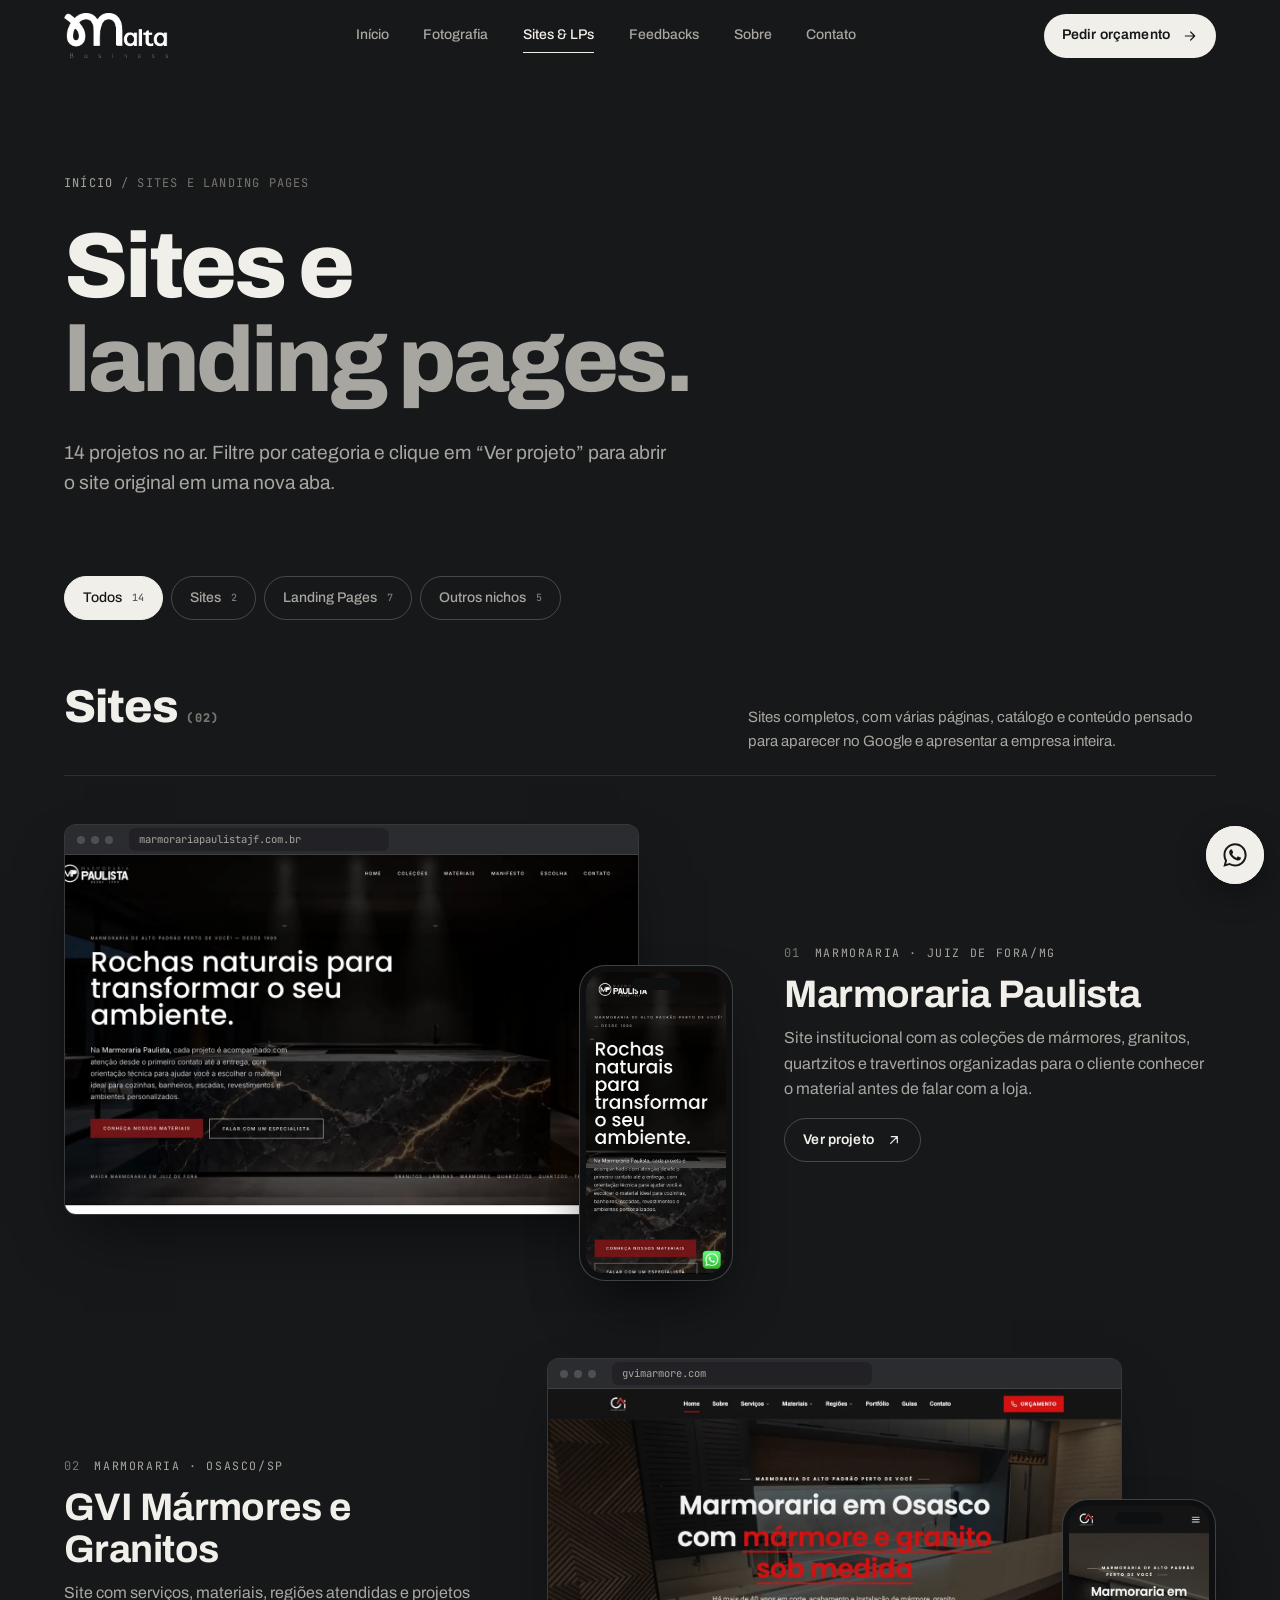
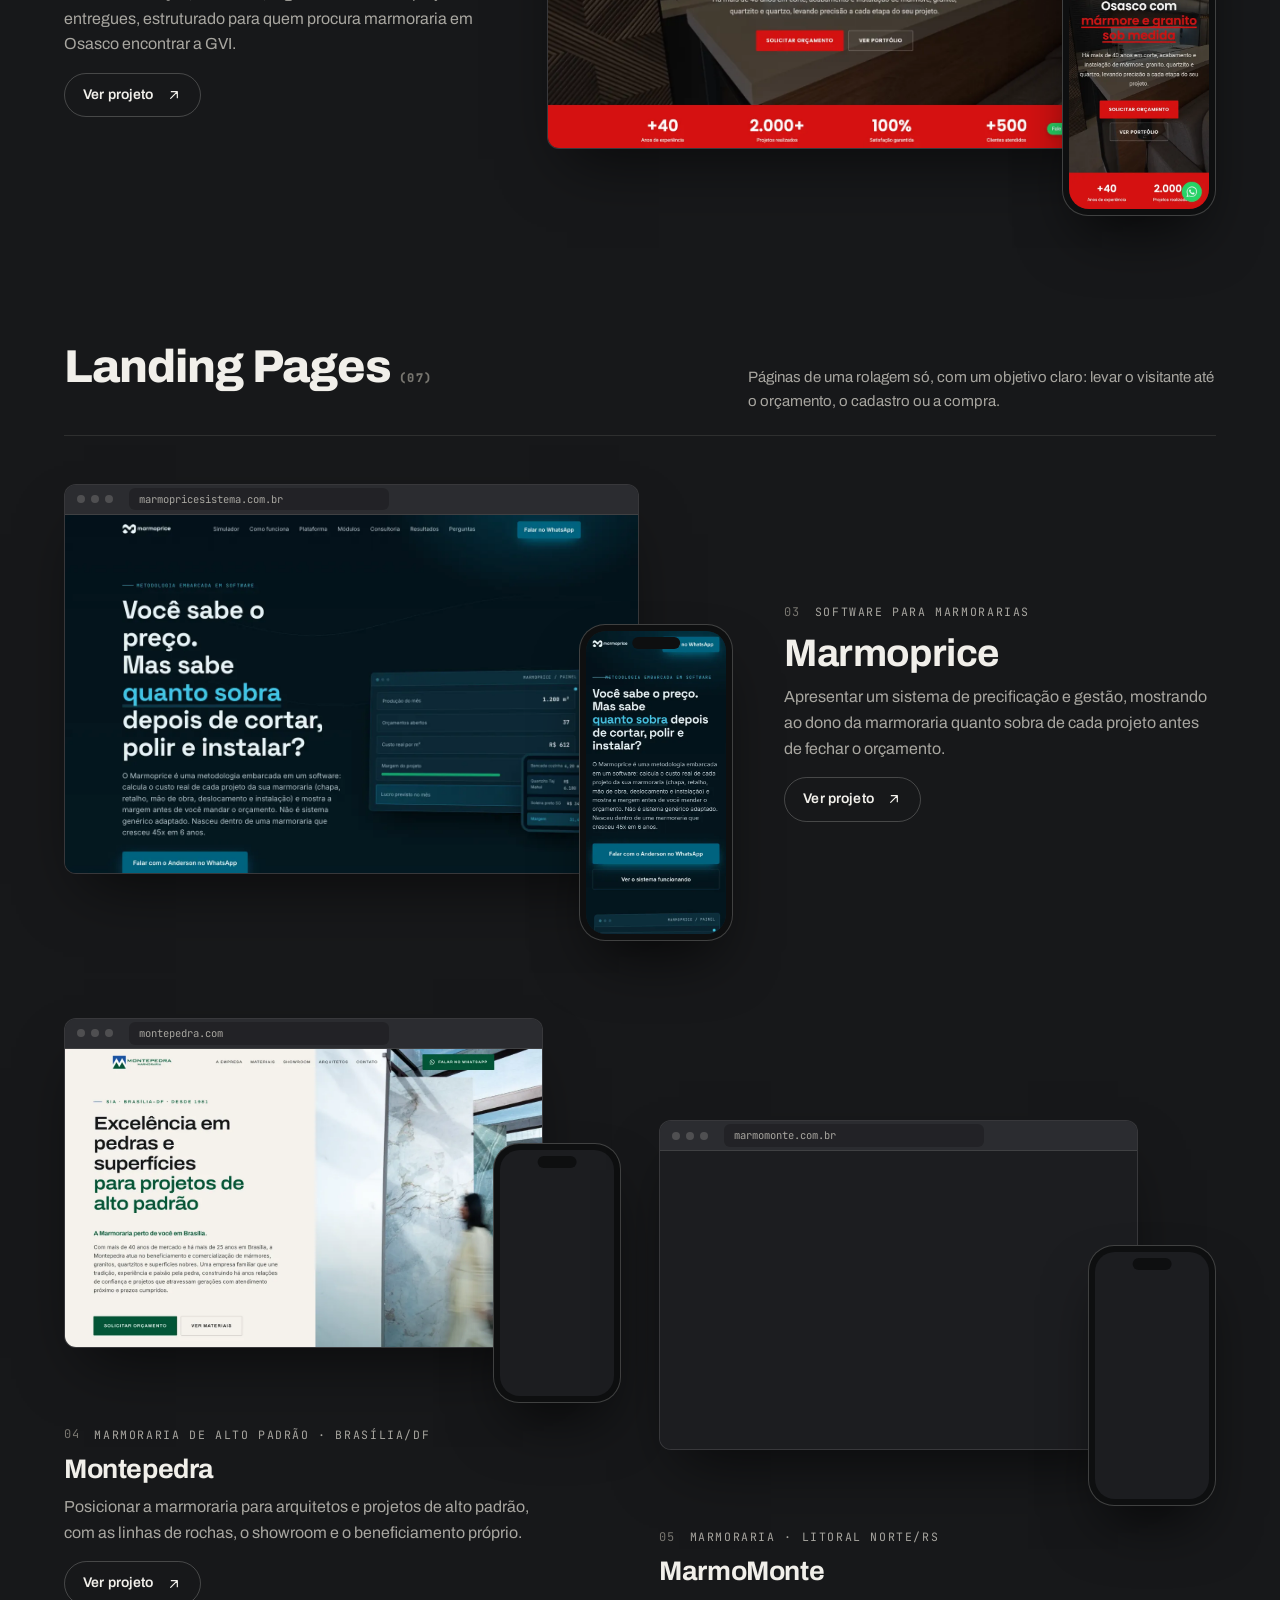
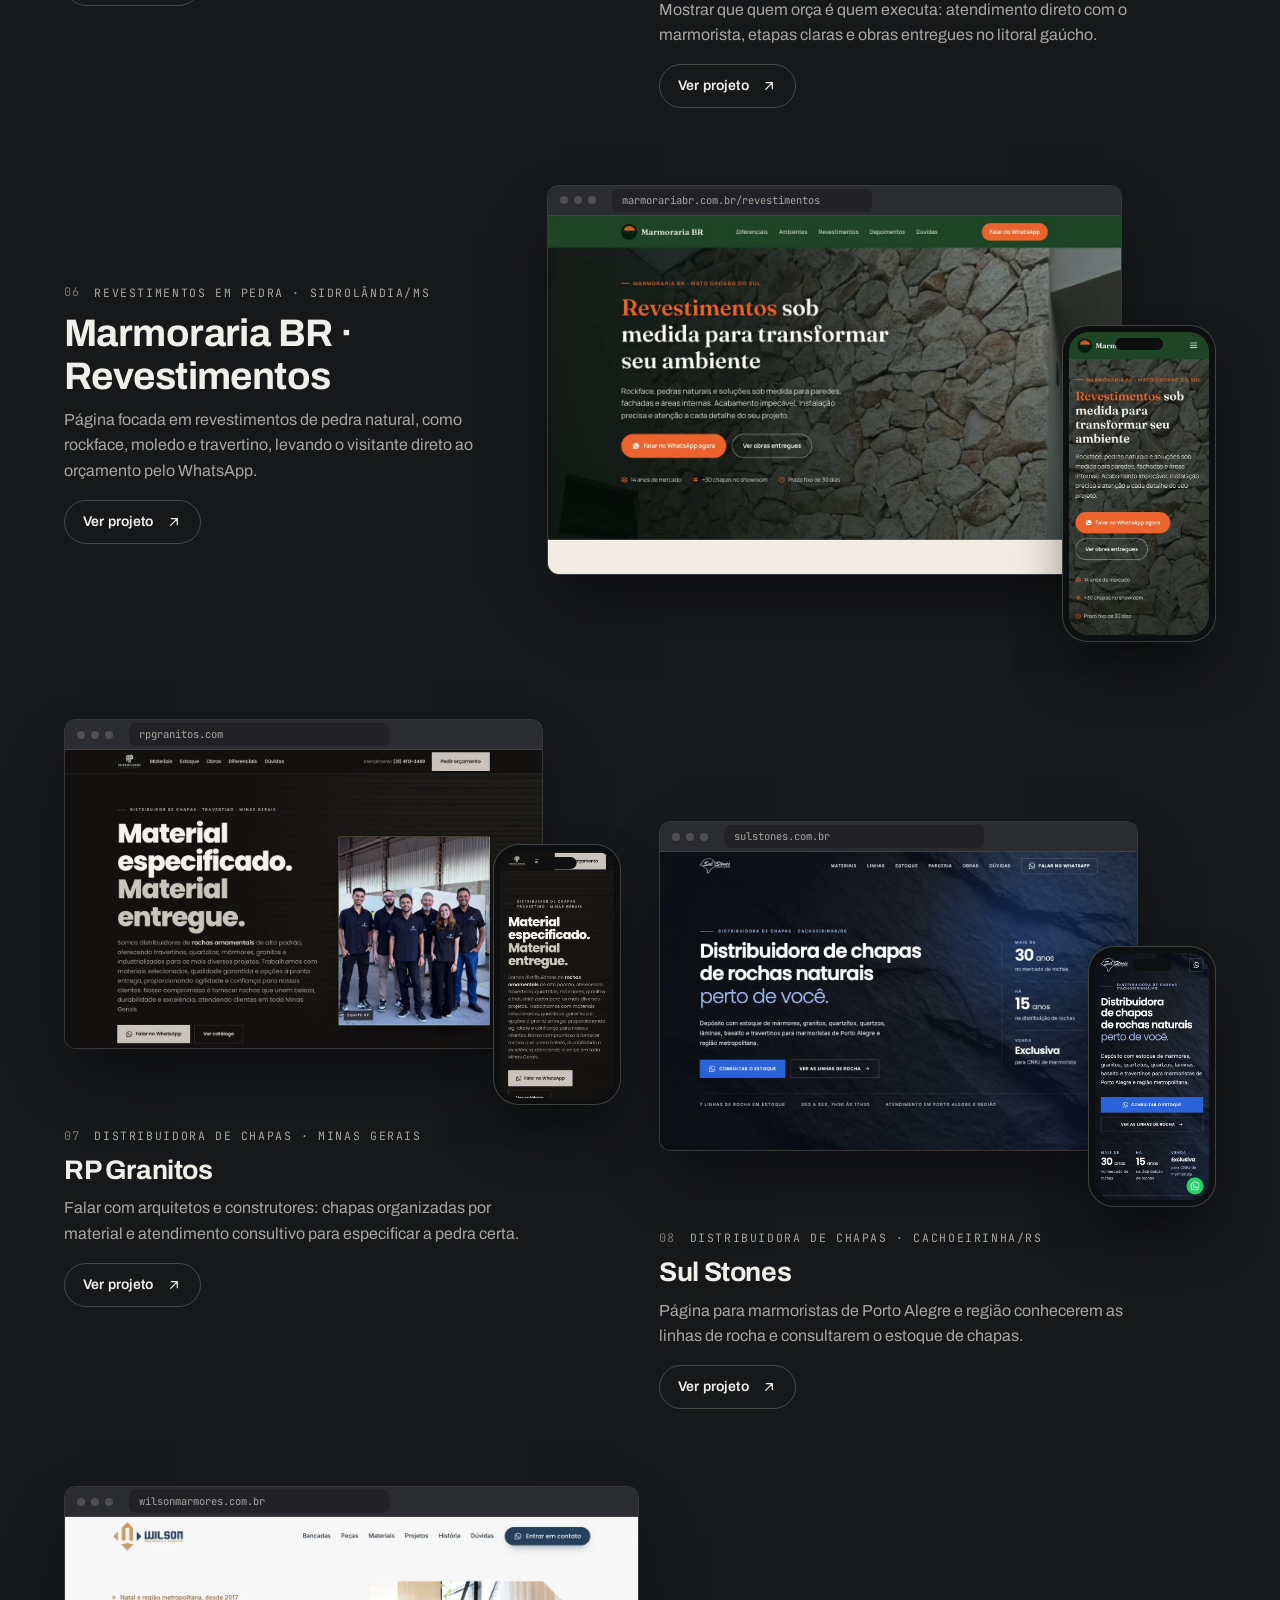
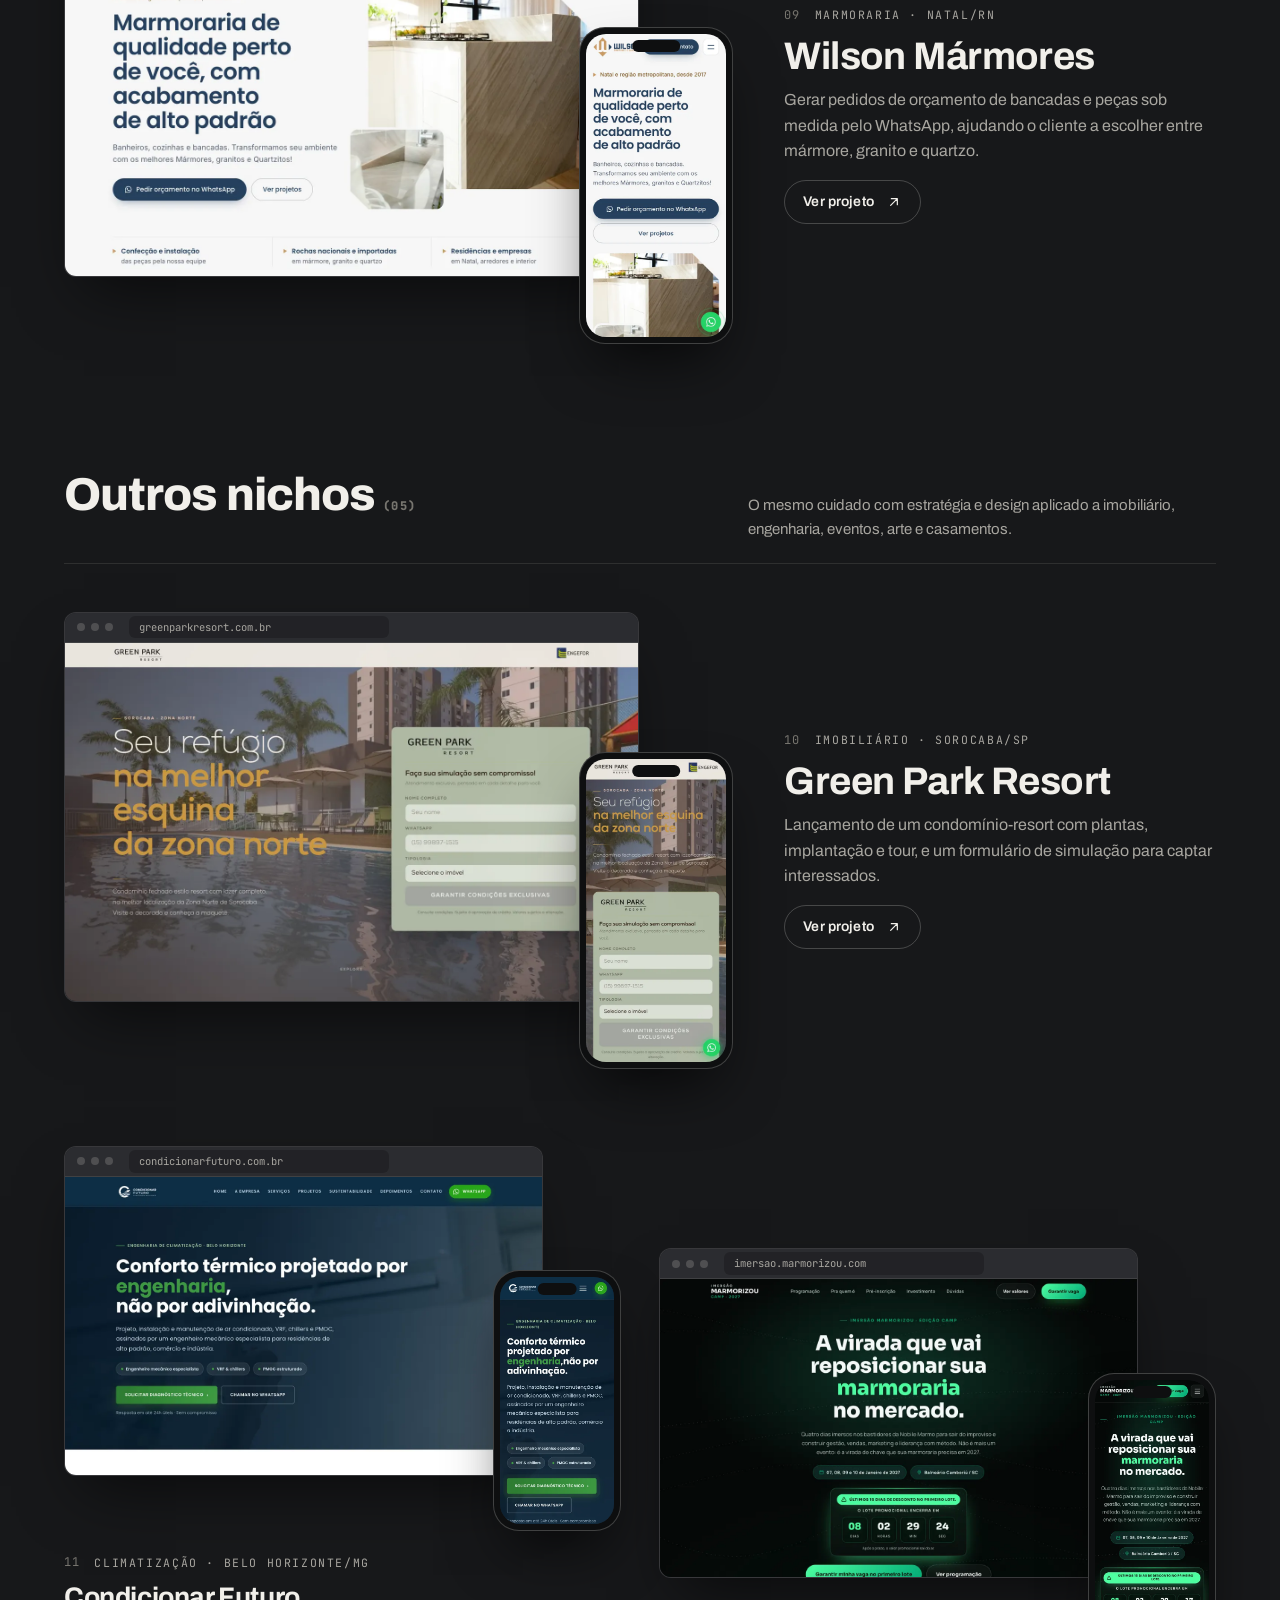
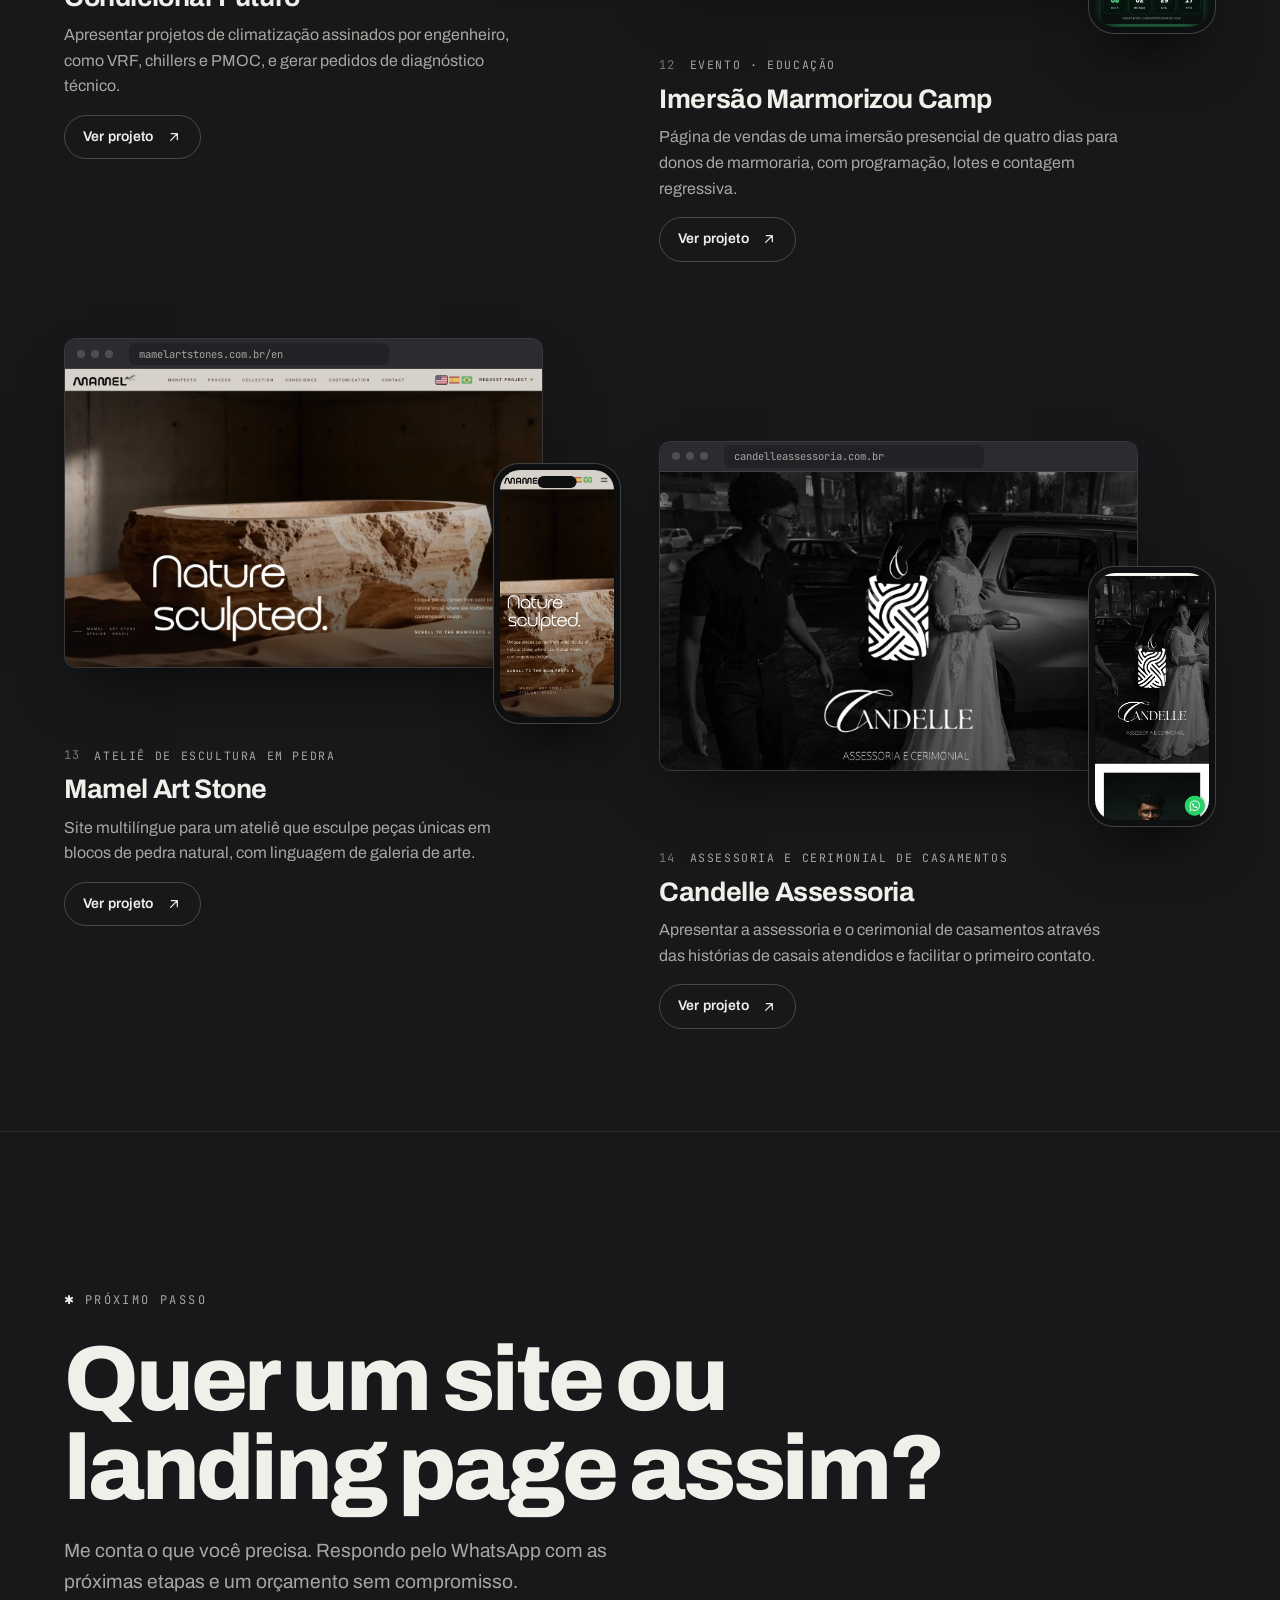
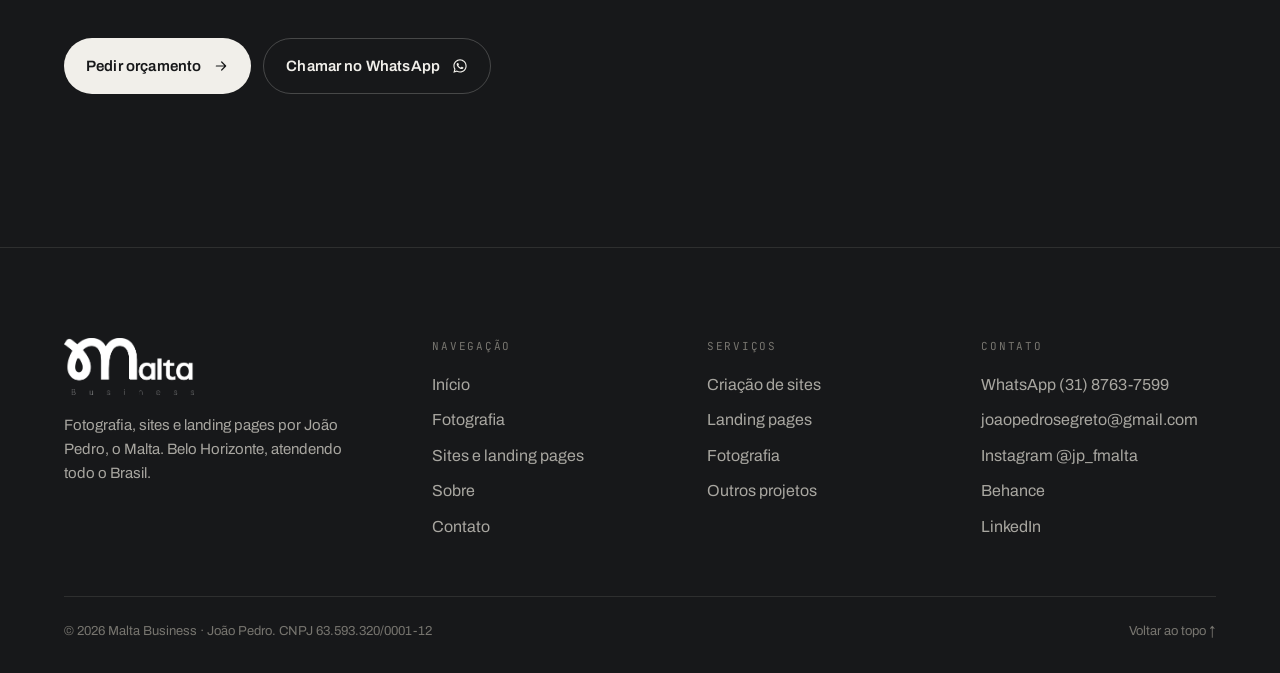
<file: sites-e-landing-pages/index.html>
<!DOCTYPE html>
<html lang="pt-BR">
<head>
<meta charset="UTF-8">
<meta name="viewport" content="width=device-width, initial-scale=1, viewport-fit=cover">
<title>Sites e Landing Pages · Portfólio · Malta Business</title>
<meta name="description" content="Portfólio de 14 sites e landing pages criados por João Pedro, o Malta, para marmorarias, distribuidoras, imobiliário, engenharia, eventos e outros nichos.">
<meta name="robots" content="index, follow">
<link rel="canonical" href="https://maltabusiness.vercel.app/sites-e-landing-pages/">
<meta name="author" content="João Pedro Malta">
<meta name="theme-color" content="#17181a">
<meta name="color-scheme" content="dark">
<meta property="og:type" content="website">
<meta property="og:locale" content="pt_BR">
<meta property="og:site_name" content="Malta Business">
<meta property="og:title" content="Sites e Landing Pages · Portfólio · Malta Business">
<meta property="og:description" content="Portfólio de 14 sites e landing pages criados por João Pedro, o Malta, para marmorarias, distribuidoras, imobiliário, engenharia, eventos e outros nichos.">
<meta property="og:url" content="https://maltabusiness.vercel.app/sites-e-landing-pages/">
<meta property="og:image" content="https://maltabusiness.vercel.app/assets/img/og/og-cover.jpg">
<meta property="og:image:width" content="1200">
<meta property="og:image:height" content="630">
<meta property="og:image:alt" content="Malta Business: fotografia, sites e landing pages">
<meta name="twitter:card" content="summary_large_image">
<meta name="twitter:title" content="Sites e Landing Pages · Portfólio · Malta Business">
<meta name="twitter:description" content="Portfólio de 14 sites e landing pages criados por João Pedro, o Malta, para marmorarias, distribuidoras, imobiliário, engenharia, eventos e outros nichos.">
<meta name="twitter:image" content="https://maltabusiness.vercel.app/assets/img/og/og-cover.jpg">
<link rel="icon" type="image/png" sizes="32x32" href="/assets/img/icons/favicon-32.png">
<link rel="apple-touch-icon" href="/assets/img/icons/apple-touch-icon.png">
<link rel="manifest" href="/site.webmanifest">
<link rel="preconnect" href="https://fonts.googleapis.com">
<link rel="preconnect" href="https://fonts.gstatic.com" crossorigin>
<link rel="preload" as="style" href="https://fonts.googleapis.com/css2?family=Archivo:wght@400;500;600;700;800&family=Archivo+Expanded:wght@800&family=JetBrains+Mono:wght@400;500&display=swap">
<link rel="stylesheet" href="https://fonts.googleapis.com/css2?family=Archivo:wght@400;500;600;700;800&family=Archivo+Expanded:wght@800&family=JetBrains+Mono:wght@400;500&display=swap" media="print" data-fontswap>
<noscript><link rel="stylesheet" href="https://fonts.googleapis.com/css2?family=Archivo:wght@400;500;600;700;800&family=Archivo+Expanded:wght@800&family=JetBrains+Mono:wght@400;500&display=swap"></noscript>
<link rel="stylesheet" href="/assets/css/site.css?v=2">
<script type="application/ld+json">{"@context":"https://schema.org","@type":"BreadcrumbList","itemListElement":[{"@type":"ListItem","position":1,"name":"Início","item":"https://maltabusiness.vercel.app/"},{"@type":"ListItem","position":2,"name":"Sites e Landing Pages","item":"https://maltabusiness.vercel.app/sites-e-landing-pages/"}]}</script>
<script type="application/ld+json">{"@context":"https://schema.org","@type":"CollectionPage","name":"Sites e Landing Pages · Malta Business","url":"https://maltabusiness.vercel.app/sites-e-landing-pages/","isPartOf":{"@id":"https://maltabusiness.vercel.app/#site"},"mainEntity":{"@type":"ItemList","numberOfItems":14,"itemListElement":[{"@type":"ListItem","position":1,"item":{"@type":"CreativeWork","name":"Marmoraria Paulista","url":"https://marmorariapaulistajf.com.br/","description":"Site institucional com as coleções de mármores, granitos, quartzitos e travertinos organizadas para o cliente conhecer o material antes de falar com a loja.","genre":"Marmoraria · Juiz de Fora/MG","creator":{"@id":"https://maltabusiness.vercel.app/#joao-pedro"}}},{"@type":"ListItem","position":2,"item":{"@type":"CreativeWork","name":"GVI Mármores e Granitos","url":"https://gvimarmore.com/","description":"Site com serviços, materiais, regiões atendidas e projetos entregues, estruturado para quem procura marmoraria em Osasco encontrar a GVI.","genre":"Marmoraria · Osasco/SP","creator":{"@id":"https://maltabusiness.vercel.app/#joao-pedro"}}},{"@type":"ListItem","position":3,"item":{"@type":"CreativeWork","name":"Marmoprice","url":"https://www.marmopricesistema.com.br/","description":"Apresentar um sistema de precificação e gestão, mostrando ao dono da marmoraria quanto sobra de cada projeto antes de fechar o orçamento.","genre":"Software para marmorarias","creator":{"@id":"https://maltabusiness.vercel.app/#joao-pedro"}}},{"@type":"ListItem","position":4,"item":{"@type":"CreativeWork","name":"Montepedra","url":"https://montepedra.com/","description":"Posicionar a marmoraria para arquitetos e projetos de alto padrão, com as linhas de rochas, o showroom e o beneficiamento próprio.","genre":"Marmoraria de alto padrão · Brasília/DF","creator":{"@id":"https://maltabusiness.vercel.app/#joao-pedro"}}},{"@type":"ListItem","position":5,"item":{"@type":"CreativeWork","name":"MarmoMonte","url":"https://www.marmomonte.com.br/","description":"Mostrar que quem orça é quem executa: atendimento direto com o marmorista, etapas claras e obras entregues no litoral gaúcho.","genre":"Marmoraria · Litoral Norte/RS","creator":{"@id":"https://maltabusiness.vercel.app/#joao-pedro"}}},{"@type":"ListItem","position":6,"item":{"@type":"CreativeWork","name":"Marmoraria BR · Revestimentos","url":"https://www.marmorariabr.com.br/revestimentos","description":"Página focada em revestimentos de pedra natural, como rockface, moledo e travertino, levando o visitante direto ao orçamento pelo WhatsApp.","genre":"Revestimentos em pedra · Sidrolândia/MS","creator":{"@id":"https://maltabusiness.vercel.app/#joao-pedro"}}},{"@type":"ListItem","position":7,"item":{"@type":"CreativeWork","name":"RP Granitos","url":"https://www.rpgranitos.com/","description":"Falar com arquitetos e construtores: chapas organizadas por material e atendimento consultivo para especificar a pedra certa.","genre":"Distribuidora de chapas · Minas Gerais","creator":{"@id":"https://maltabusiness.vercel.app/#joao-pedro"}}},{"@type":"ListItem","position":8,"item":{"@type":"CreativeWork","name":"Sul Stones","url":"https://www.sulstones.com.br/","description":"Página para marmoristas de Porto Alegre e região conhecerem as linhas de rocha e consultarem o estoque de chapas.","genre":"Distribuidora de chapas · Cachoeirinha/RS","creator":{"@id":"https://maltabusiness.vercel.app/#joao-pedro"}}},{"@type":"ListItem","position":9,"item":{"@type":"CreativeWork","name":"Wilson Mármores","url":"https://www.wilsonmarmores.com.br/","description":"Gerar pedidos de orçamento de bancadas e peças sob medida pelo WhatsApp, ajudando o cliente a escolher entre mármore, granito e quartzo.","genre":"Marmoraria · Natal/RN","creator":{"@id":"https://maltabusiness.vercel.app/#joao-pedro"}}},{"@type":"ListItem","position":10,"item":{"@type":"CreativeWork","name":"Green Park Resort","url":"https://www.greenparkresort.com.br/","description":"Lançamento de um condomínio-resort com plantas, implantação e tour, e um formulário de simulação para captar interessados.","genre":"Imobiliário · Sorocaba/SP","creator":{"@id":"https://maltabusiness.vercel.app/#joao-pedro"}}},{"@type":"ListItem","position":11,"item":{"@type":"CreativeWork","name":"Condicionar Futuro","url":"https://www.condicionarfuturo.com.br/","description":"Apresentar projetos de climatização assinados por engenheiro, como VRF, chillers e PMOC, e gerar pedidos de diagnóstico técnico.","genre":"Climatização · Belo Horizonte/MG","creator":{"@id":"https://maltabusiness.vercel.app/#joao-pedro"}}},{"@type":"ListItem","position":12,"item":{"@type":"CreativeWork","name":"Imersão Marmorizou Camp","url":"https://imersao.marmorizou.com/","description":"Página de vendas de uma imersão presencial de quatro dias para donos de marmoraria, com programação, lotes e contagem regressiva.","genre":"Evento · educação","creator":{"@id":"https://maltabusiness.vercel.app/#joao-pedro"}}},{"@type":"ListItem","position":13,"item":{"@type":"CreativeWork","name":"Mamel Art Stone","url":"https://mamelartstones.com.br/en/","description":"Site multilíngue para um ateliê que esculpe peças únicas em blocos de pedra natural, com linguagem de galeria de arte.","genre":"Ateliê de escultura em pedra","creator":{"@id":"https://maltabusiness.vercel.app/#joao-pedro"}}},{"@type":"ListItem","position":14,"item":{"@type":"CreativeWork","name":"Candelle Assessoria","url":"https://candelleassessoria.com.br/","description":"Apresentar a assessoria e o cerimonial de casamentos através das histórias de casais atendidos e facilitar o primeiro contato.","genre":"Assessoria e cerimonial de casamentos","creator":{"@id":"https://maltabusiness.vercel.app/#joao-pedro"}}}]}}</script>
</head>
<body>
<a class="skip" href="#conteudo">Pular para o conteúdo</a>

<header class="header">
  <div class="wrap header__in">
    <a class="header__logo" href="/" aria-label="Malta Business, página inicial"><img src="/assets/img/brand/logo-malta.png" alt="Malta Business" width="606" height="265"></a>
    <nav class="nav" aria-label="Principal">
      <a href="/">Início</a>
      <a href="/fotografia/">Fotografia</a>
      <a href="/sites-e-landing-pages/" aria-current="page">Sites &amp; LPs</a>
      <a href="/#feedbacks">Feedbacks</a>
      <a href="/sobre/">Sobre</a>
      <a href="/contato/">Contato</a>
    </nav>
    <a class="btn btn--solid btn--sm header__cta" href="/contato/"><span>Pedir orçamento</span><svg viewBox="0 0 24 24" fill="none" stroke="currentColor" stroke-width="1.8" stroke-linecap="round" stroke-linejoin="round" aria-hidden="true"><path d="M5 12h14M13 6l6 6-6 6"/></svg></a>
    <button class="burger" type="button" aria-label="Abrir menu" aria-expanded="false" aria-controls="menu"><span></span><span></span></button>
  </div>
</header>

<div class="menu" id="menu" inert>
  <button class="burger menu__close" type="button" aria-label="Fechar menu" aria-expanded="true"><span></span><span></span></button>
  <nav aria-label="Menu mobile">
    <a href="/">Início<em>01</em></a>
    <a href="/fotografia/">Fotografia<em>02</em></a>
    <a href="/sites-e-landing-pages/" aria-current="page">Sites &amp; LPs<em>03</em></a>
    <a href="/#feedbacks">Feedbacks<em>04</em></a>
    <a href="/sobre/">Sobre<em>05</em></a>
    <a href="/contato/">Contato<em>06</em></a>
  </nav>
  <div class="menu__foot">
    <a class="btn btn--solid" href="https://wa.me/553187637599?text=Ol%C3%A1%2C%20Malta!%20Vi%20seu%20portf%C3%B3lio%20no%20site%20e%20quero%20conversar%20sobre%20um%20projeto." target="_blank" rel="noopener"><span>Chamar no WhatsApp</span><svg viewBox="0 0 24 24" fill="currentColor" aria-hidden="true"><path d="M12.04 2C6.58 2 2.13 6.45 2.13 11.91c0 1.75.46 3.45 1.32 4.95L2.05 22l5.25-1.38a9.9 9.9 0 0 0 4.74 1.21h.01c5.46 0 9.91-4.45 9.91-9.91 0-2.65-1.03-5.14-2.9-7.01A9.82 9.82 0 0 0 12.04 2Zm0 18.15h-.01a8.23 8.23 0 0 1-4.19-1.15l-.3-.18-3.12.82.83-3.04-.2-.31a8.2 8.2 0 0 1-1.26-4.38c0-4.54 3.7-8.23 8.25-8.23 2.2 0 4.27.86 5.82 2.42a8.18 8.18 0 0 1 2.41 5.82c0 4.54-3.7 8.23-8.23 8.23Zm4.52-6.16c-.25-.12-1.47-.72-1.69-.81-.23-.08-.39-.12-.56.12-.16.25-.64.81-.79.97-.14.17-.29.19-.54.06-.25-.12-1.05-.39-1.99-1.23-.74-.66-1.23-1.47-1.38-1.72-.14-.25-.02-.38.11-.51.11-.11.25-.29.37-.43.13-.15.17-.25.25-.42.08-.17.04-.31-.02-.43-.06-.12-.56-1.34-.76-1.84-.2-.48-.41-.42-.56-.43h-.48c-.17 0-.43.06-.66.31-.23.25-.87.85-.87 2.07 0 1.22.89 2.4 1.01 2.56.12.17 1.75 2.67 4.23 3.74.59.26 1.05.41 1.41.52.59.19 1.13.16 1.56.1.48-.07 1.47-.6 1.67-1.18.21-.58.21-1.07.14-1.18-.06-.1-.22-.16-.47-.28Z"/></svg></a>
    <span class="mono">Belo Horizonte · atendo todo o Brasil</span>
  </div>
</div>

<main id="conteudo">
  <section class="page-head">
    <div class="wrap">
      <nav class="crumbs" aria-label="Você está em"><a href="/">Início</a><span aria-hidden="true">/</span><span>Sites e landing pages</span></nav>
      <h1 class="display">
        <span class="line-mask"><span>Sites e</span></span>
        <span class="line-mask" style="--d:90ms"><span class="dim">landing pages.</span></span>
      </h1>
      <p class="lead" data-reveal style="--d:200ms">14 projetos no ar. Filtre por categoria e clique em “Ver projeto” para abrir o site original em uma nova aba.</p>
    </div>
  </section>

  <section class="section section--tight" style="padding-top:0" aria-label="Projetos web">
    <div class="wrap">
      <div class="filters" data-filters role="group" aria-label="Filtrar projetos" data-reveal>
        <button class="filter" type="button" data-filter="todos" aria-pressed="true">Todos <sup>14</sup></button>
        <button class="filter" type="button" data-filter="sites" aria-pressed="false">Sites <sup>2</sup></button>
        <button class="filter" type="button" data-filter="landing-pages" aria-pressed="false">Landing Pages <sup>7</sup></button>
        <button class="filter" type="button" data-filter="outros-nichos" aria-pressed="false">Outros nichos <sup>5</sup></button>
      </div>

      <section class="group" id="sites" data-group="sites" aria-labelledby="g-sites">
        <div class="group__head" data-reveal>
          <h2 id="g-sites">Sites <span class="idx">(02)</span></h2>
          <p>Sites completos, com várias páginas, catálogo e conteúdo pensado para aparecer no Google e apresentar a empresa inteira.</p>
        </div>
        <div class="works">
      <article class="work work--wide" data-reveal>
        <div class="work__stage">
          <span class="browser"><span class="browser__bar"><i></i><i></i><i></i><em>marmorariapaulistajf.com.br</em></span>
            <span class="browser__shot"><img src="/assets/img/projetos/marmorariapaulista.webp" alt="Tela inicial do projeto Marmoraria Paulista no computador" width="1280" height="800" loading="lazy" decoding="async"></span></span>
          <span class="phone"><span class="phone__screen"><img src="/assets/img/projetos/marmorariapaulista_mob.webp" alt="Versão mobile do projeto Marmoraria Paulista" width="420" height="909" loading="lazy" decoding="async"></span></span>
        </div>
        <div class="work__meta">
          <div class="work__top"><span class="idx">01</span><span class="work__niche">Marmoraria · Juiz de Fora/MG</span></div>
          <h3 class="work__name">Marmoraria Paulista</h3>
          <p class="work__goal">Site institucional com as coleções de mármores, granitos, quartzitos e travertinos organizadas para o cliente conhecer o material antes de falar com a loja.</p>
          <div><a class="btn btn--ghost btn--sm work__cta" href="https://marmorariapaulistajf.com.br/" target="_blank" rel="noopener" aria-label="Ver projeto Marmoraria Paulista (abre em nova aba)"><span>Ver projeto</span><svg viewBox="0 0 24 24" fill="none" stroke="currentColor" stroke-width="1.8" stroke-linecap="round" stroke-linejoin="round" aria-hidden="true"><path d="M7 17 17 7M8 7h9v9"/></svg></a></div>
        </div>
      </article>
      <article class="work work--wide work--flip" data-reveal>
        <div class="work__stage">
          <span class="browser"><span class="browser__bar"><i></i><i></i><i></i><em>gvimarmore.com</em></span>
            <span class="browser__shot"><img src="/assets/img/projetos/gvimarmore.webp" alt="Tela inicial do projeto GVI Mármores e Granitos no computador" width="1280" height="800" loading="lazy" decoding="async"></span></span>
          <span class="phone"><span class="phone__screen"><img src="/assets/img/projetos/gvimarmore_mob.webp" alt="Versão mobile do projeto GVI Mármores e Granitos" width="420" height="909" loading="lazy" decoding="async"></span></span>
        </div>
        <div class="work__meta">
          <div class="work__top"><span class="idx">02</span><span class="work__niche">Marmoraria · Osasco/SP</span></div>
          <h3 class="work__name">GVI Mármores e Granitos</h3>
          <p class="work__goal">Site com serviços, materiais, regiões atendidas e projetos entregues, estruturado para quem procura marmoraria em Osasco encontrar a GVI.</p>
          <div><a class="btn btn--ghost btn--sm work__cta" href="https://gvimarmore.com/" target="_blank" rel="noopener" aria-label="Ver projeto GVI Mármores e Granitos (abre em nova aba)"><span>Ver projeto</span><svg viewBox="0 0 24 24" fill="none" stroke="currentColor" stroke-width="1.8" stroke-linecap="round" stroke-linejoin="round" aria-hidden="true"><path d="M7 17 17 7M8 7h9v9"/></svg></a></div>
        </div>
      </article>
        </div>
      </section>
      <section class="group" id="landing-pages" data-group="landing-pages" aria-labelledby="g-landing-pages">
        <div class="group__head" data-reveal>
          <h2 id="g-landing-pages">Landing Pages <span class="idx">(07)</span></h2>
          <p>Páginas de uma rolagem só, com um objetivo claro: levar o visitante até o orçamento, o cadastro ou a compra.</p>
        </div>
        <div class="works">
      <article class="work work--wide" data-reveal>
        <div class="work__stage">
          <span class="browser"><span class="browser__bar"><i></i><i></i><i></i><em>marmopricesistema.com.br</em></span>
            <span class="browser__shot"><img src="/assets/img/projetos/marmoprice.webp" alt="Tela inicial do projeto Marmoprice no computador" width="1280" height="800" loading="lazy" decoding="async"></span></span>
          <span class="phone"><span class="phone__screen"><img src="/assets/img/projetos/marmoprice_mob.webp" alt="Versão mobile do projeto Marmoprice" width="420" height="909" loading="lazy" decoding="async"></span></span>
        </div>
        <div class="work__meta">
          <div class="work__top"><span class="idx">03</span><span class="work__niche">Software para marmorarias</span></div>
          <h3 class="work__name">Marmoprice</h3>
          <p class="work__goal">Apresentar um sistema de precificação e gestão, mostrando ao dono da marmoraria quanto sobra de cada projeto antes de fechar o orçamento.</p>
          <div><a class="btn btn--ghost btn--sm work__cta" href="https://www.marmopricesistema.com.br/" target="_blank" rel="noopener" aria-label="Ver projeto Marmoprice (abre em nova aba)"><span>Ver projeto</span><svg viewBox="0 0 24 24" fill="none" stroke="currentColor" stroke-width="1.8" stroke-linecap="round" stroke-linejoin="round" aria-hidden="true"><path d="M7 17 17 7M8 7h9v9"/></svg></a></div>
        </div>
      </article>
      <article class="work " data-reveal>
        <div class="work__stage">
          <span class="browser"><span class="browser__bar"><i></i><i></i><i></i><em>montepedra.com</em></span>
            <span class="browser__shot"><img src="/assets/img/projetos/montepedra.webp" alt="Tela inicial do projeto Montepedra no computador" width="1280" height="800" loading="lazy" decoding="async"></span></span>
          <span class="phone"><span class="phone__screen"><img src="/assets/img/projetos/montepedra_mob.webp" alt="Versão mobile do projeto Montepedra" width="420" height="909" loading="lazy" decoding="async"></span></span>
        </div>
        <div class="work__meta">
          <div class="work__top"><span class="idx">04</span><span class="work__niche">Marmoraria de alto padrão · Brasília/DF</span></div>
          <h3 class="work__name">Montepedra</h3>
          <p class="work__goal">Posicionar a marmoraria para arquitetos e projetos de alto padrão, com as linhas de rochas, o showroom e o beneficiamento próprio.</p>
          <div><a class="btn btn--ghost btn--sm work__cta" href="https://montepedra.com/" target="_blank" rel="noopener" aria-label="Ver projeto Montepedra (abre em nova aba)"><span>Ver projeto</span><svg viewBox="0 0 24 24" fill="none" stroke="currentColor" stroke-width="1.8" stroke-linecap="round" stroke-linejoin="round" aria-hidden="true"><path d="M7 17 17 7M8 7h9v9"/></svg></a></div>
        </div>
      </article>
      <article class="work work--offset" data-reveal>
        <div class="work__stage">
          <span class="browser"><span class="browser__bar"><i></i><i></i><i></i><em>marmomonte.com.br</em></span>
            <span class="browser__shot"><img src="/assets/img/projetos/marmomonte.webp" alt="Tela inicial do projeto MarmoMonte no computador" width="1280" height="800" loading="lazy" decoding="async"></span></span>
          <span class="phone"><span class="phone__screen"><img src="/assets/img/projetos/marmomonte_mob.webp" alt="Versão mobile do projeto MarmoMonte" width="420" height="909" loading="lazy" decoding="async"></span></span>
        </div>
        <div class="work__meta">
          <div class="work__top"><span class="idx">05</span><span class="work__niche">Marmoraria · Litoral Norte/RS</span></div>
          <h3 class="work__name">MarmoMonte</h3>
          <p class="work__goal">Mostrar que quem orça é quem executa: atendimento direto com o marmorista, etapas claras e obras entregues no litoral gaúcho.</p>
          <div><a class="btn btn--ghost btn--sm work__cta" href="https://www.marmomonte.com.br/" target="_blank" rel="noopener" aria-label="Ver projeto MarmoMonte (abre em nova aba)"><span>Ver projeto</span><svg viewBox="0 0 24 24" fill="none" stroke="currentColor" stroke-width="1.8" stroke-linecap="round" stroke-linejoin="round" aria-hidden="true"><path d="M7 17 17 7M8 7h9v9"/></svg></a></div>
        </div>
      </article>
      <article class="work work--wide work--flip" data-reveal>
        <div class="work__stage">
          <span class="browser"><span class="browser__bar"><i></i><i></i><i></i><em>marmorariabr.com.br/revestimentos</em></span>
            <span class="browser__shot"><img src="/assets/img/projetos/marmorariabr.webp" alt="Tela inicial do projeto Marmoraria BR · Revestimentos no computador" width="1280" height="800" loading="lazy" decoding="async"></span></span>
          <span class="phone"><span class="phone__screen"><img src="/assets/img/projetos/marmorariabr_mob.webp" alt="Versão mobile do projeto Marmoraria BR · Revestimentos" width="420" height="909" loading="lazy" decoding="async"></span></span>
        </div>
        <div class="work__meta">
          <div class="work__top"><span class="idx">06</span><span class="work__niche">Revestimentos em pedra · Sidrolândia/MS</span></div>
          <h3 class="work__name">Marmoraria BR · Revestimentos</h3>
          <p class="work__goal">Página focada em revestimentos de pedra natural, como rockface, moledo e travertino, levando o visitante direto ao orçamento pelo WhatsApp.</p>
          <div><a class="btn btn--ghost btn--sm work__cta" href="https://www.marmorariabr.com.br/revestimentos" target="_blank" rel="noopener" aria-label="Ver projeto Marmoraria BR · Revestimentos (abre em nova aba)"><span>Ver projeto</span><svg viewBox="0 0 24 24" fill="none" stroke="currentColor" stroke-width="1.8" stroke-linecap="round" stroke-linejoin="round" aria-hidden="true"><path d="M7 17 17 7M8 7h9v9"/></svg></a></div>
        </div>
      </article>
      <article class="work " data-reveal>
        <div class="work__stage">
          <span class="browser"><span class="browser__bar"><i></i><i></i><i></i><em>rpgranitos.com</em></span>
            <span class="browser__shot"><img src="/assets/img/projetos/rpgranitos.webp" alt="Tela inicial do projeto RP Granitos no computador" width="1280" height="800" loading="lazy" decoding="async"></span></span>
          <span class="phone"><span class="phone__screen"><img src="/assets/img/projetos/rpgranitos_mob.webp" alt="Versão mobile do projeto RP Granitos" width="420" height="909" loading="lazy" decoding="async"></span></span>
        </div>
        <div class="work__meta">
          <div class="work__top"><span class="idx">07</span><span class="work__niche">Distribuidora de chapas · Minas Gerais</span></div>
          <h3 class="work__name">RP Granitos</h3>
          <p class="work__goal">Falar com arquitetos e construtores: chapas organizadas por material e atendimento consultivo para especificar a pedra certa.</p>
          <div><a class="btn btn--ghost btn--sm work__cta" href="https://www.rpgranitos.com/" target="_blank" rel="noopener" aria-label="Ver projeto RP Granitos (abre em nova aba)"><span>Ver projeto</span><svg viewBox="0 0 24 24" fill="none" stroke="currentColor" stroke-width="1.8" stroke-linecap="round" stroke-linejoin="round" aria-hidden="true"><path d="M7 17 17 7M8 7h9v9"/></svg></a></div>
        </div>
      </article>
      <article class="work work--offset" data-reveal>
        <div class="work__stage">
          <span class="browser"><span class="browser__bar"><i></i><i></i><i></i><em>sulstones.com.br</em></span>
            <span class="browser__shot"><img src="/assets/img/projetos/sulstones.webp" alt="Tela inicial do projeto Sul Stones no computador" width="1280" height="800" loading="lazy" decoding="async"></span></span>
          <span class="phone"><span class="phone__screen"><img src="/assets/img/projetos/sulstones_mob.webp" alt="Versão mobile do projeto Sul Stones" width="420" height="909" loading="lazy" decoding="async"></span></span>
        </div>
        <div class="work__meta">
          <div class="work__top"><span class="idx">08</span><span class="work__niche">Distribuidora de chapas · Cachoeirinha/RS</span></div>
          <h3 class="work__name">Sul Stones</h3>
          <p class="work__goal">Página para marmoristas de Porto Alegre e região conhecerem as linhas de rocha e consultarem o estoque de chapas.</p>
          <div><a class="btn btn--ghost btn--sm work__cta" href="https://www.sulstones.com.br/" target="_blank" rel="noopener" aria-label="Ver projeto Sul Stones (abre em nova aba)"><span>Ver projeto</span><svg viewBox="0 0 24 24" fill="none" stroke="currentColor" stroke-width="1.8" stroke-linecap="round" stroke-linejoin="round" aria-hidden="true"><path d="M7 17 17 7M8 7h9v9"/></svg></a></div>
        </div>
      </article>
      <article class="work work--wide" data-reveal>
        <div class="work__stage">
          <span class="browser"><span class="browser__bar"><i></i><i></i><i></i><em>wilsonmarmores.com.br</em></span>
            <span class="browser__shot"><img src="/assets/img/projetos/wilsonmarmores.webp" alt="Tela inicial do projeto Wilson Mármores no computador" width="1280" height="800" loading="lazy" decoding="async"></span></span>
          <span class="phone"><span class="phone__screen"><img src="/assets/img/projetos/wilsonmarmores_mob.webp" alt="Versão mobile do projeto Wilson Mármores" width="420" height="909" loading="lazy" decoding="async"></span></span>
        </div>
        <div class="work__meta">
          <div class="work__top"><span class="idx">09</span><span class="work__niche">Marmoraria · Natal/RN</span></div>
          <h3 class="work__name">Wilson Mármores</h3>
          <p class="work__goal">Gerar pedidos de orçamento de bancadas e peças sob medida pelo WhatsApp, ajudando o cliente a escolher entre mármore, granito e quartzo.</p>
          <div><a class="btn btn--ghost btn--sm work__cta" href="https://www.wilsonmarmores.com.br/" target="_blank" rel="noopener" aria-label="Ver projeto Wilson Mármores (abre em nova aba)"><span>Ver projeto</span><svg viewBox="0 0 24 24" fill="none" stroke="currentColor" stroke-width="1.8" stroke-linecap="round" stroke-linejoin="round" aria-hidden="true"><path d="M7 17 17 7M8 7h9v9"/></svg></a></div>
        </div>
      </article>
        </div>
      </section>
      <section class="group" id="outros-nichos" data-group="outros-nichos" aria-labelledby="g-outros-nichos">
        <div class="group__head" data-reveal>
          <h2 id="g-outros-nichos">Outros nichos <span class="idx">(05)</span></h2>
          <p>O mesmo cuidado com estratégia e design aplicado a imobiliário, engenharia, eventos, arte e casamentos.</p>
        </div>
        <div class="works">
      <article class="work work--wide" data-reveal>
        <div class="work__stage">
          <span class="browser"><span class="browser__bar"><i></i><i></i><i></i><em>greenparkresort.com.br</em></span>
            <span class="browser__shot"><img src="/assets/img/projetos/greenpark.webp" alt="Tela inicial do projeto Green Park Resort no computador" width="1280" height="800" loading="lazy" decoding="async"></span></span>
          <span class="phone"><span class="phone__screen"><img src="/assets/img/projetos/greenpark_mob.webp" alt="Versão mobile do projeto Green Park Resort" width="420" height="909" loading="lazy" decoding="async"></span></span>
        </div>
        <div class="work__meta">
          <div class="work__top"><span class="idx">10</span><span class="work__niche">Imobiliário · Sorocaba/SP</span></div>
          <h3 class="work__name">Green Park Resort</h3>
          <p class="work__goal">Lançamento de um condomínio-resort com plantas, implantação e tour, e um formulário de simulação para captar interessados.</p>
          <div><a class="btn btn--ghost btn--sm work__cta" href="https://www.greenparkresort.com.br/" target="_blank" rel="noopener" aria-label="Ver projeto Green Park Resort (abre em nova aba)"><span>Ver projeto</span><svg viewBox="0 0 24 24" fill="none" stroke="currentColor" stroke-width="1.8" stroke-linecap="round" stroke-linejoin="round" aria-hidden="true"><path d="M7 17 17 7M8 7h9v9"/></svg></a></div>
        </div>
      </article>
      <article class="work " data-reveal>
        <div class="work__stage">
          <span class="browser"><span class="browser__bar"><i></i><i></i><i></i><em>condicionarfuturo.com.br</em></span>
            <span class="browser__shot"><img src="/assets/img/projetos/condicionarfuturo.webp" alt="Tela inicial do projeto Condicionar Futuro no computador" width="1280" height="800" loading="lazy" decoding="async"></span></span>
          <span class="phone"><span class="phone__screen"><img src="/assets/img/projetos/condicionarfuturo_mob.webp" alt="Versão mobile do projeto Condicionar Futuro" width="420" height="909" loading="lazy" decoding="async"></span></span>
        </div>
        <div class="work__meta">
          <div class="work__top"><span class="idx">11</span><span class="work__niche">Climatização · Belo Horizonte/MG</span></div>
          <h3 class="work__name">Condicionar Futuro</h3>
          <p class="work__goal">Apresentar projetos de climatização assinados por engenheiro, como VRF, chillers e PMOC, e gerar pedidos de diagnóstico técnico.</p>
          <div><a class="btn btn--ghost btn--sm work__cta" href="https://www.condicionarfuturo.com.br/" target="_blank" rel="noopener" aria-label="Ver projeto Condicionar Futuro (abre em nova aba)"><span>Ver projeto</span><svg viewBox="0 0 24 24" fill="none" stroke="currentColor" stroke-width="1.8" stroke-linecap="round" stroke-linejoin="round" aria-hidden="true"><path d="M7 17 17 7M8 7h9v9"/></svg></a></div>
        </div>
      </article>
      <article class="work work--offset" data-reveal>
        <div class="work__stage">
          <span class="browser"><span class="browser__bar"><i></i><i></i><i></i><em>imersao.marmorizou.com</em></span>
            <span class="browser__shot"><img src="/assets/img/projetos/marmorizou.webp" alt="Tela inicial do projeto Imersão Marmorizou Camp no computador" width="1280" height="800" loading="lazy" decoding="async"></span></span>
          <span class="phone"><span class="phone__screen"><img src="/assets/img/projetos/marmorizou_mob.webp" alt="Versão mobile do projeto Imersão Marmorizou Camp" width="420" height="909" loading="lazy" decoding="async"></span></span>
        </div>
        <div class="work__meta">
          <div class="work__top"><span class="idx">12</span><span class="work__niche">Evento · educação</span></div>
          <h3 class="work__name">Imersão Marmorizou Camp</h3>
          <p class="work__goal">Página de vendas de uma imersão presencial de quatro dias para donos de marmoraria, com programação, lotes e contagem regressiva.</p>
          <div><a class="btn btn--ghost btn--sm work__cta" href="https://imersao.marmorizou.com/" target="_blank" rel="noopener" aria-label="Ver projeto Imersão Marmorizou Camp (abre em nova aba)"><span>Ver projeto</span><svg viewBox="0 0 24 24" fill="none" stroke="currentColor" stroke-width="1.8" stroke-linecap="round" stroke-linejoin="round" aria-hidden="true"><path d="M7 17 17 7M8 7h9v9"/></svg></a></div>
        </div>
      </article>
      <article class="work " data-reveal>
        <div class="work__stage">
          <span class="browser"><span class="browser__bar"><i></i><i></i><i></i><em>mamelartstones.com.br/en</em></span>
            <span class="browser__shot"><img src="/assets/img/projetos/mamelart.webp" alt="Tela inicial do projeto Mamel Art Stone no computador" width="1280" height="800" loading="lazy" decoding="async"></span></span>
          <span class="phone"><span class="phone__screen"><img src="/assets/img/projetos/mamelart_mob.webp" alt="Versão mobile do projeto Mamel Art Stone" width="420" height="909" loading="lazy" decoding="async"></span></span>
        </div>
        <div class="work__meta">
          <div class="work__top"><span class="idx">13</span><span class="work__niche">Ateliê de escultura em pedra</span></div>
          <h3 class="work__name">Mamel Art Stone</h3>
          <p class="work__goal">Site multilíngue para um ateliê que esculpe peças únicas em blocos de pedra natural, com linguagem de galeria de arte.</p>
          <div><a class="btn btn--ghost btn--sm work__cta" href="https://mamelartstones.com.br/en/" target="_blank" rel="noopener" aria-label="Ver projeto Mamel Art Stone (abre em nova aba)"><span>Ver projeto</span><svg viewBox="0 0 24 24" fill="none" stroke="currentColor" stroke-width="1.8" stroke-linecap="round" stroke-linejoin="round" aria-hidden="true"><path d="M7 17 17 7M8 7h9v9"/></svg></a></div>
        </div>
      </article>
      <article class="work work--offset" data-reveal>
        <div class="work__stage">
          <span class="browser"><span class="browser__bar"><i></i><i></i><i></i><em>candelleassessoria.com.br</em></span>
            <span class="browser__shot"><img src="/assets/img/projetos/candelle.webp" alt="Tela inicial do projeto Candelle Assessoria no computador" width="1280" height="800" loading="lazy" decoding="async"></span></span>
          <span class="phone"><span class="phone__screen"><img src="/assets/img/projetos/candelle_mob.webp" alt="Versão mobile do projeto Candelle Assessoria" width="420" height="909" loading="lazy" decoding="async"></span></span>
        </div>
        <div class="work__meta">
          <div class="work__top"><span class="idx">14</span><span class="work__niche">Assessoria e cerimonial de casamentos</span></div>
          <h3 class="work__name">Candelle Assessoria</h3>
          <p class="work__goal">Apresentar a assessoria e o cerimonial de casamentos através das histórias de casais atendidos e facilitar o primeiro contato.</p>
          <div><a class="btn btn--ghost btn--sm work__cta" href="https://candelleassessoria.com.br/" target="_blank" rel="noopener" aria-label="Ver projeto Candelle Assessoria (abre em nova aba)"><span>Ver projeto</span><svg viewBox="0 0 24 24" fill="none" stroke="currentColor" stroke-width="1.8" stroke-linecap="round" stroke-linejoin="round" aria-hidden="true"><path d="M7 17 17 7M8 7h9v9"/></svg></a></div>
        </div>
      </article>
        </div>
      </section>
    </div>
  </section>


  <section class="cta-band" aria-labelledby="cta-title">
    <div class="wrap">
      <span class="eyebrow" data-reveal><i class="star">✱</i> Próximo passo</span>
      <h2 id="cta-title" class="display" style="margin-top:24px" data-reveal>Quer um site ou landing page assim?</h2>
      <p class="lead" style="margin-top:24px" data-reveal>Me conta o que você precisa. Respondo pelo WhatsApp com as próximas etapas e um orçamento sem compromisso.</p>
      <div class="cta-band__row" data-reveal>
        <a class="btn btn--solid" href="/contato/"><span>Pedir orçamento</span><svg viewBox="0 0 24 24" fill="none" stroke="currentColor" stroke-width="1.8" stroke-linecap="round" stroke-linejoin="round" aria-hidden="true"><path d="M5 12h14M13 6l6 6-6 6"/></svg></a>
        <a class="btn btn--ghost" href="https://wa.me/553187637599?text=Ol%C3%A1%2C%20Malta!%20Vi%20seu%20portf%C3%B3lio%20no%20site%20e%20quero%20conversar%20sobre%20um%20projeto." target="_blank" rel="noopener"><span>Chamar no WhatsApp</span><svg viewBox="0 0 24 24" fill="currentColor" aria-hidden="true"><path d="M12.04 2C6.58 2 2.13 6.45 2.13 11.91c0 1.75.46 3.45 1.32 4.95L2.05 22l5.25-1.38a9.9 9.9 0 0 0 4.74 1.21h.01c5.46 0 9.91-4.45 9.91-9.91 0-2.65-1.03-5.14-2.9-7.01A9.82 9.82 0 0 0 12.04 2Zm0 18.15h-.01a8.23 8.23 0 0 1-4.19-1.15l-.3-.18-3.12.82.83-3.04-.2-.31a8.2 8.2 0 0 1-1.26-4.38c0-4.54 3.7-8.23 8.25-8.23 2.2 0 4.27.86 5.82 2.42a8.18 8.18 0 0 1 2.41 5.82c0 4.54-3.7 8.23-8.23 8.23Zm4.52-6.16c-.25-.12-1.47-.72-1.69-.81-.23-.08-.39-.12-.56.12-.16.25-.64.81-.79.97-.14.17-.29.19-.54.06-.25-.12-1.05-.39-1.99-1.23-.74-.66-1.23-1.47-1.38-1.72-.14-.25-.02-.38.11-.51.11-.11.25-.29.37-.43.13-.15.17-.25.25-.42.08-.17.04-.31-.02-.43-.06-.12-.56-1.34-.76-1.84-.2-.48-.41-.42-.56-.43h-.48c-.17 0-.43.06-.66.31-.23.25-.87.85-.87 2.07 0 1.22.89 2.4 1.01 2.56.12.17 1.75 2.67 4.23 3.74.59.26 1.05.41 1.41.52.59.19 1.13.16 1.56.1.48-.07 1.47-.6 1.67-1.18.21-.58.21-1.07.14-1.18-.06-.1-.22-.16-.47-.28Z"/></svg></a>
      </div>
    </div>
  </section>
</main>

<footer class="footer">
  <div class="wrap">
    <div class="footer__grid">
      <div class="footer__brand">
        <img src="/assets/img/brand/logo-malta.png" alt="Malta Business" width="606" height="265" loading="lazy" decoding="async">
        <p>Fotografia, sites e landing pages por João Pedro, o Malta. Belo Horizonte, atendendo todo o Brasil.</p>
      </div>
      <div class="fcol">
        <h2>Navegação</h2>
        <a href="/">Início</a>
        <a href="/fotografia/">Fotografia</a>
        <a href="/sites-e-landing-pages/">Sites e landing pages</a>
        <a href="/sobre/">Sobre</a>
        <a href="/contato/">Contato</a>
      </div>
      <div class="fcol">
        <h2>Serviços</h2>
        <a href="/sites-e-landing-pages/#sites">Criação de sites</a>
        <a href="/sites-e-landing-pages/#landing-pages">Landing pages</a>
        <a href="/fotografia/">Fotografia</a>
        <a href="/contato/?servico=outro">Outros projetos</a>
      </div>
      <div class="fcol">
        <h2>Contato</h2>
        <a href="https://wa.me/553187637599?text=Ol%C3%A1%2C%20Malta!%20Vi%20seu%20portf%C3%B3lio%20no%20site%20e%20quero%20conversar%20sobre%20um%20projeto." target="_blank" rel="noopener">WhatsApp (31) 8763-7599</a>
        <a href="mailto:joaopedrosegreto@gmail.com">joaopedrosegreto@gmail.com</a>
        <a href="https://www.instagram.com/jp_fmalta/" target="_blank" rel="noopener">Instagram @jp_fmalta</a>
        <a href="https://www.behance.net/joaopedromalta" target="_blank" rel="noopener">Behance</a>
        <a href="https://www.linkedin.com/in/joaopedromalta7" target="_blank" rel="noopener">LinkedIn</a>
      </div>
    </div>
    <div class="footer__base">
      <span>© <span data-year>2026</span> Malta Business · João Pedro. CNPJ 63.593.320/0001-12</span>
      <a href="#conteudo">Voltar ao topo ↑</a>
    </div>
  </div>
</footer>

<a class="wa-float" href="https://wa.me/553187637599?text=Ol%C3%A1%2C%20Malta!%20Vi%20seu%20portf%C3%B3lio%20no%20site%20e%20quero%20conversar%20sobre%20um%20projeto." target="_blank" rel="noopener" aria-label="Conversar no WhatsApp"><svg viewBox="0 0 24 24" fill="currentColor" aria-hidden="true"><path d="M12.04 2C6.58 2 2.13 6.45 2.13 11.91c0 1.75.46 3.45 1.32 4.95L2.05 22l5.25-1.38a9.9 9.9 0 0 0 4.74 1.21h.01c5.46 0 9.91-4.45 9.91-9.91 0-2.65-1.03-5.14-2.9-7.01A9.82 9.82 0 0 0 12.04 2Zm0 18.15h-.01a8.23 8.23 0 0 1-4.19-1.15l-.3-.18-3.12.82.83-3.04-.2-.31a8.2 8.2 0 0 1-1.26-4.38c0-4.54 3.7-8.23 8.25-8.23 2.2 0 4.27.86 5.82 2.42a8.18 8.18 0 0 1 2.41 5.82c0 4.54-3.7 8.23-8.23 8.23Zm4.52-6.16c-.25-.12-1.47-.72-1.69-.81-.23-.08-.39-.12-.56.12-.16.25-.64.81-.79.97-.14.17-.29.19-.54.06-.25-.12-1.05-.39-1.99-1.23-.74-.66-1.23-1.47-1.38-1.72-.14-.25-.02-.38.11-.51.11-.11.25-.29.37-.43.13-.15.17-.25.25-.42.08-.17.04-.31-.02-.43-.06-.12-.56-1.34-.76-1.84-.2-.48-.41-.42-.56-.43h-.48c-.17 0-.43.06-.66.31-.23.25-.87.85-.87 2.07 0 1.22.89 2.4 1.01 2.56.12.17 1.75 2.67 4.23 3.74.59.26 1.05.41 1.41.52.59.19 1.13.16 1.56.1.48-.07 1.47-.6 1.67-1.18.21-.58.21-1.07.14-1.18-.06-.1-.22-.16-.47-.28Z"/></svg><span class="wa-float__tip">Fale comigo no WhatsApp</span></a>
<script src="/assets/js/site.js?v=2" defer></script>
</body>
</html>
</file>
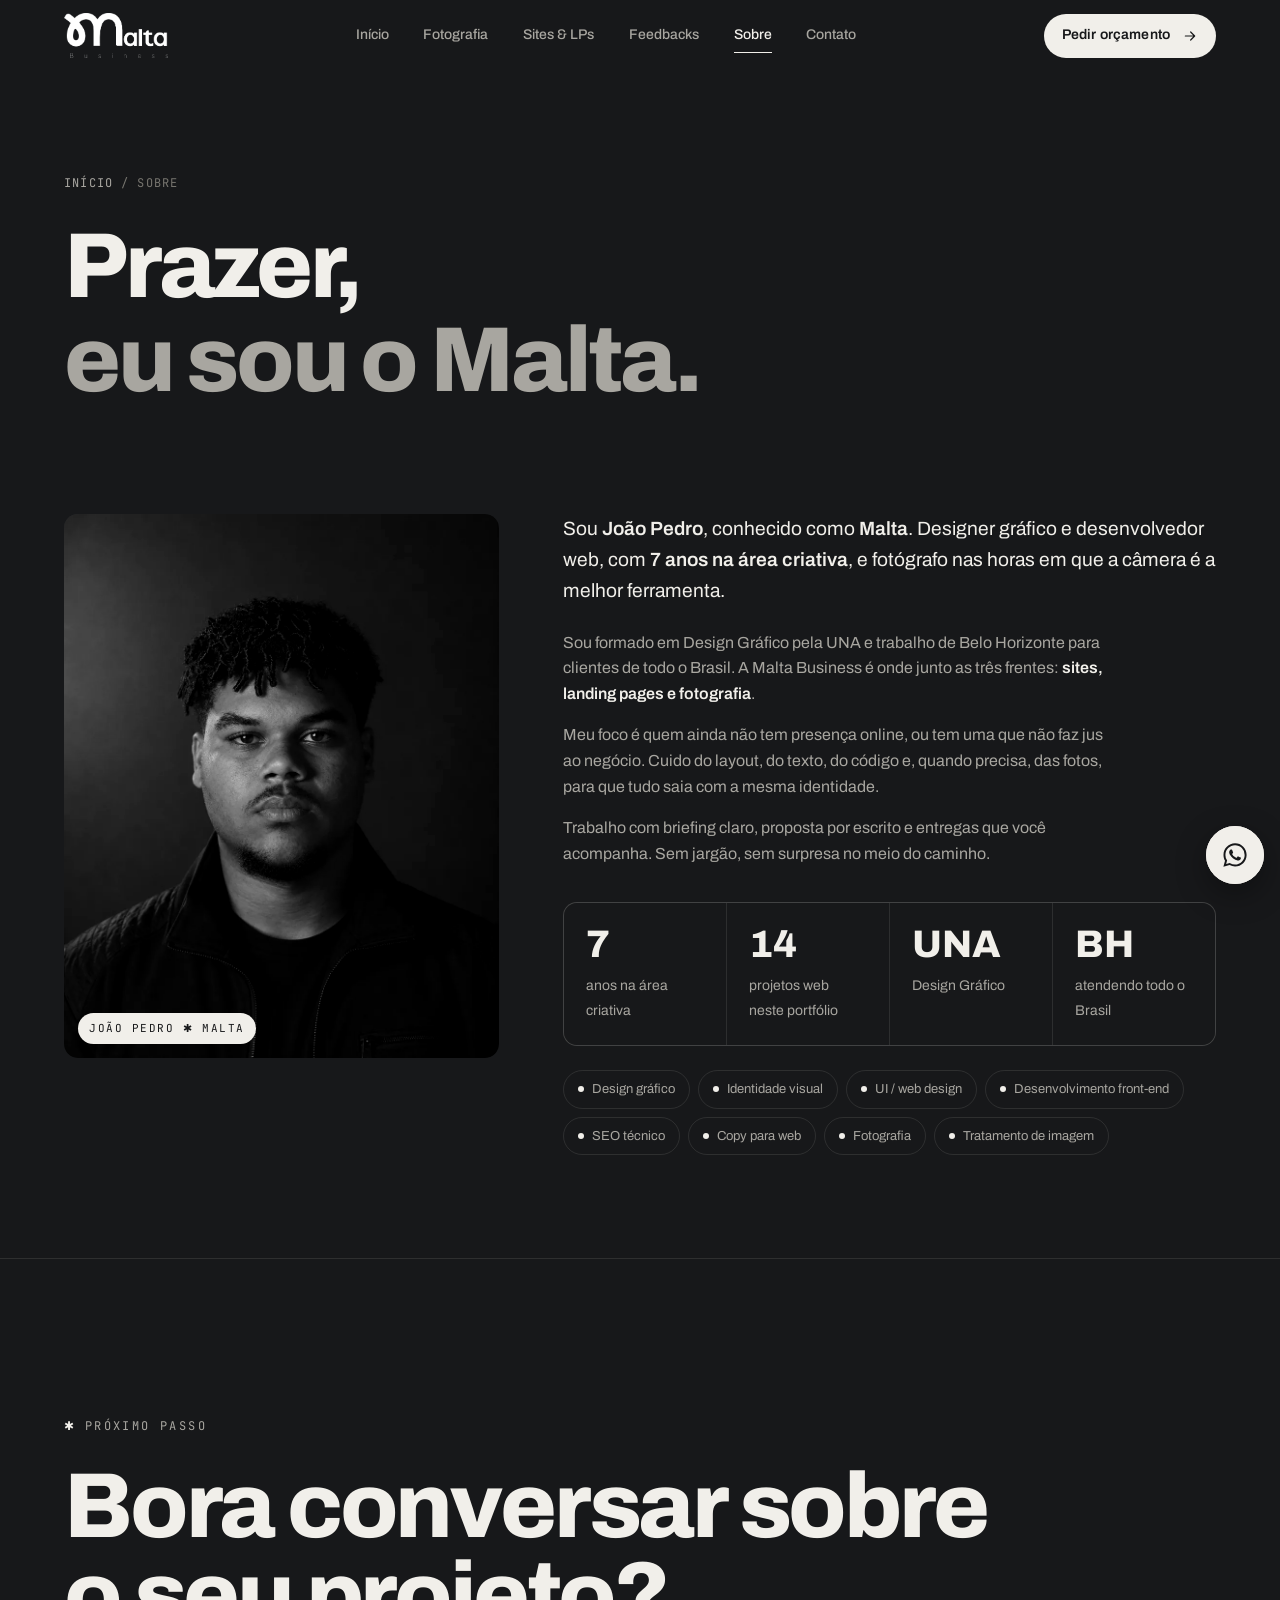
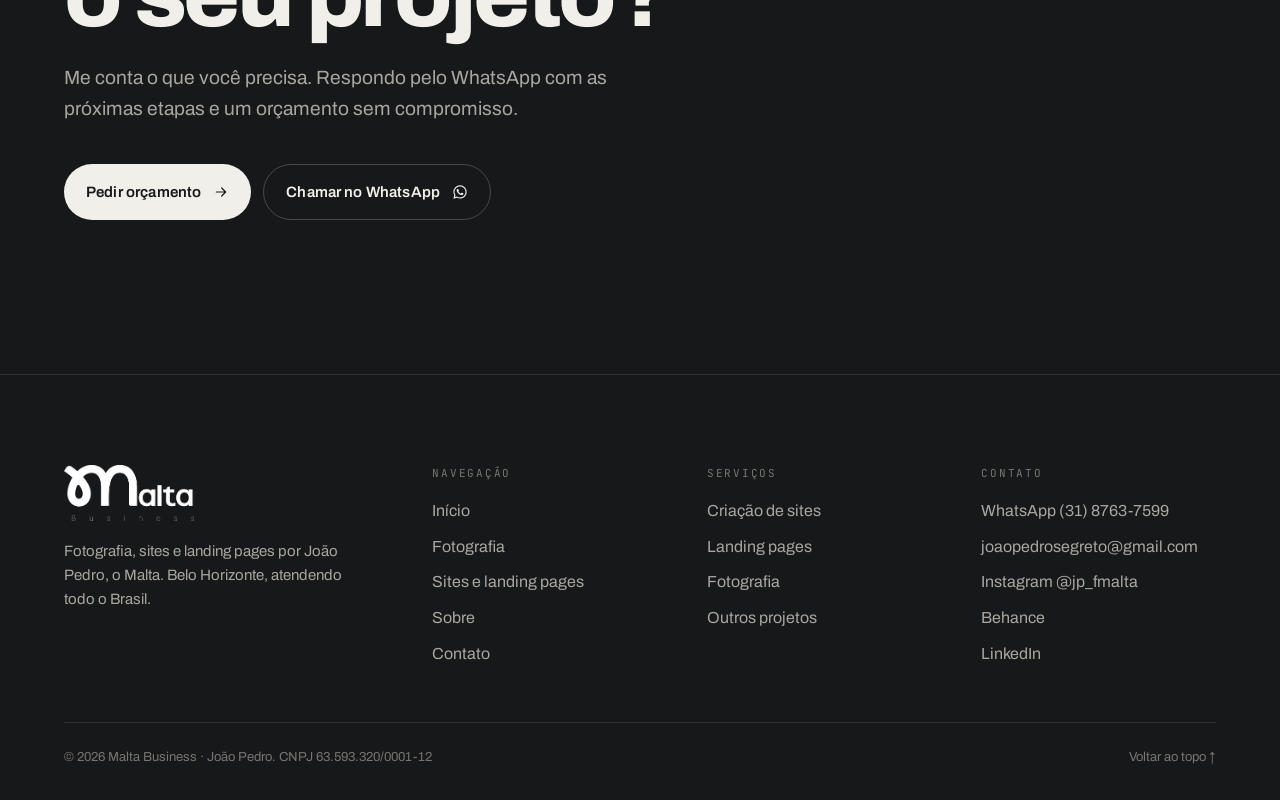
<file: sobre/index.html>
<!DOCTYPE html>
<html lang="pt-BR">
<head>
<meta charset="UTF-8">
<meta name="viewport" content="width=device-width, initial-scale=1, viewport-fit=cover">
<title>Sobre João Pedro, o Malta · Malta Business</title>
<meta name="description" content="João Pedro, o Malta: designer gráfico, desenvolvedor web e fotógrafo de Belo Horizonte, com 7 anos na área criativa.">
<meta name="robots" content="index, follow">
<link rel="canonical" href="https://maltabusiness.vercel.app/sobre/">
<meta name="author" content="João Pedro Malta">
<meta name="theme-color" content="#17181a">
<meta name="color-scheme" content="dark">
<meta property="og:type" content="website">
<meta property="og:locale" content="pt_BR">
<meta property="og:site_name" content="Malta Business">
<meta property="og:title" content="Sobre João Pedro, o Malta · Malta Business">
<meta property="og:description" content="João Pedro, o Malta: designer gráfico, desenvolvedor web e fotógrafo de Belo Horizonte, com 7 anos na área criativa.">
<meta property="og:url" content="https://maltabusiness.vercel.app/sobre/">
<meta property="og:image" content="https://maltabusiness.vercel.app/assets/img/og/og-cover.jpg">
<meta property="og:image:width" content="1200">
<meta property="og:image:height" content="630">
<meta property="og:image:alt" content="Malta Business: fotografia, sites e landing pages">
<meta name="twitter:card" content="summary_large_image">
<meta name="twitter:title" content="Sobre João Pedro, o Malta · Malta Business">
<meta name="twitter:description" content="João Pedro, o Malta: designer gráfico, desenvolvedor web e fotógrafo de Belo Horizonte, com 7 anos na área criativa.">
<meta name="twitter:image" content="https://maltabusiness.vercel.app/assets/img/og/og-cover.jpg">
<link rel="icon" type="image/png" sizes="32x32" href="/assets/img/icons/favicon-32.png">
<link rel="apple-touch-icon" href="/assets/img/icons/apple-touch-icon.png">
<link rel="manifest" href="/site.webmanifest">
<link rel="preconnect" href="https://fonts.googleapis.com">
<link rel="preconnect" href="https://fonts.gstatic.com" crossorigin>
<link rel="preload" as="style" href="https://fonts.googleapis.com/css2?family=Archivo:wght@400;500;600;700;800&family=Archivo+Expanded:wght@800&family=JetBrains+Mono:wght@400;500&display=swap">
<link rel="stylesheet" href="https://fonts.googleapis.com/css2?family=Archivo:wght@400;500;600;700;800&family=Archivo+Expanded:wght@800&family=JetBrains+Mono:wght@400;500&display=swap" media="print" data-fontswap>
<noscript><link rel="stylesheet" href="https://fonts.googleapis.com/css2?family=Archivo:wght@400;500;600;700;800&family=Archivo+Expanded:wght@800&family=JetBrains+Mono:wght@400;500&display=swap"></noscript>
<link rel="stylesheet" href="/assets/css/site.css?v=2">
<script type="application/ld+json">{"@context":"https://schema.org","@type":"BreadcrumbList","itemListElement":[{"@type":"ListItem","position":1,"name":"Início","item":"https://maltabusiness.vercel.app/"},{"@type":"ListItem","position":2,"name":"Sobre","item":"https://maltabusiness.vercel.app/sobre/"}]}</script>
<script type="application/ld+json">{"@context":"https://schema.org","@type":"Person","@id":"https://maltabusiness.vercel.app/#joao-pedro","name":"João Pedro","alternateName":"Malta","jobTitle":"Designer gráfico e desenvolvedor web","url":"https://maltabusiness.vercel.app/sobre/","image":"https://maltabusiness.vercel.app/assets/img/brand/about.webp","alumniOf":{"@type":"CollegeOrUniversity","name":"UNA"},"worksFor":{"@id":"https://maltabusiness.vercel.app/#malta"},"sameAs":["https://www.instagram.com/jp_fmalta/","https://www.behance.net/joaopedromalta","https://www.linkedin.com/in/joaopedromalta7"]}</script>
<script type="application/ld+json">{"@context":"https://schema.org","@type":"AboutPage","name":"Sobre · Malta Business","url":"https://maltabusiness.vercel.app/sobre/","mainEntity":{"@id":"https://maltabusiness.vercel.app/#joao-pedro"}}</script>
</head>
<body>
<a class="skip" href="#conteudo">Pular para o conteúdo</a>

<header class="header">
  <div class="wrap header__in">
    <a class="header__logo" href="/" aria-label="Malta Business, página inicial"><img src="/assets/img/brand/logo-malta.png" alt="Malta Business" width="606" height="265"></a>
    <nav class="nav" aria-label="Principal">
      <a href="/">Início</a>
      <a href="/fotografia/">Fotografia</a>
      <a href="/sites-e-landing-pages/">Sites &amp; LPs</a>
      <a href="/#feedbacks">Feedbacks</a>
      <a href="/sobre/" aria-current="page">Sobre</a>
      <a href="/contato/">Contato</a>
    </nav>
    <a class="btn btn--solid btn--sm header__cta" href="/contato/"><span>Pedir orçamento</span><svg viewBox="0 0 24 24" fill="none" stroke="currentColor" stroke-width="1.8" stroke-linecap="round" stroke-linejoin="round" aria-hidden="true"><path d="M5 12h14M13 6l6 6-6 6"/></svg></a>
    <button class="burger" type="button" aria-label="Abrir menu" aria-expanded="false" aria-controls="menu"><span></span><span></span></button>
  </div>
</header>

<div class="menu" id="menu" inert>
  <button class="burger menu__close" type="button" aria-label="Fechar menu" aria-expanded="true"><span></span><span></span></button>
  <nav aria-label="Menu mobile">
    <a href="/">Início<em>01</em></a>
    <a href="/fotografia/">Fotografia<em>02</em></a>
    <a href="/sites-e-landing-pages/">Sites &amp; LPs<em>03</em></a>
    <a href="/#feedbacks">Feedbacks<em>04</em></a>
    <a href="/sobre/" aria-current="page">Sobre<em>05</em></a>
    <a href="/contato/">Contato<em>06</em></a>
  </nav>
  <div class="menu__foot">
    <a class="btn btn--solid" href="https://wa.me/553187637599?text=Ol%C3%A1%2C%20Malta!%20Vi%20seu%20portf%C3%B3lio%20no%20site%20e%20quero%20conversar%20sobre%20um%20projeto." target="_blank" rel="noopener"><span>Chamar no WhatsApp</span><svg viewBox="0 0 24 24" fill="currentColor" aria-hidden="true"><path d="M12.04 2C6.58 2 2.13 6.45 2.13 11.91c0 1.75.46 3.45 1.32 4.95L2.05 22l5.25-1.38a9.9 9.9 0 0 0 4.74 1.21h.01c5.46 0 9.91-4.45 9.91-9.91 0-2.65-1.03-5.14-2.9-7.01A9.82 9.82 0 0 0 12.04 2Zm0 18.15h-.01a8.23 8.23 0 0 1-4.19-1.15l-.3-.18-3.12.82.83-3.04-.2-.31a8.2 8.2 0 0 1-1.26-4.38c0-4.54 3.7-8.23 8.25-8.23 2.2 0 4.27.86 5.82 2.42a8.18 8.18 0 0 1 2.41 5.82c0 4.54-3.7 8.23-8.23 8.23Zm4.52-6.16c-.25-.12-1.47-.72-1.69-.81-.23-.08-.39-.12-.56.12-.16.25-.64.81-.79.97-.14.17-.29.19-.54.06-.25-.12-1.05-.39-1.99-1.23-.74-.66-1.23-1.47-1.38-1.72-.14-.25-.02-.38.11-.51.11-.11.25-.29.37-.43.13-.15.17-.25.25-.42.08-.17.04-.31-.02-.43-.06-.12-.56-1.34-.76-1.84-.2-.48-.41-.42-.56-.43h-.48c-.17 0-.43.06-.66.31-.23.25-.87.85-.87 2.07 0 1.22.89 2.4 1.01 2.56.12.17 1.75 2.67 4.23 3.74.59.26 1.05.41 1.41.52.59.19 1.13.16 1.56.1.48-.07 1.47-.6 1.67-1.18.21-.58.21-1.07.14-1.18-.06-.1-.22-.16-.47-.28Z"/></svg></a>
    <span class="mono">Belo Horizonte · atendo todo o Brasil</span>
  </div>
</div>

<main id="conteudo">
  <section class="page-head">
    <div class="wrap">
      <nav class="crumbs" aria-label="Você está em"><a href="/">Início</a><span aria-hidden="true">/</span><span>Sobre</span></nav>
      <h1 class="display">
        <span class="line-mask"><span>Prazer,</span></span>
        <span class="line-mask" style="--d:90ms"><span class="dim">eu sou o Malta.</span></span>
      </h1>
    </div>
  </section>

  <section class="section section--tight" style="padding-top:0">
    <div class="wrap about">
      <div class="about__photo" data-reveal="scale">
        <img src="/assets/img/brand/about.webp" alt="Retrato de João Pedro, o Malta" width="900" height="1125" decoding="async">
        <span class="about__badge">João Pedro ✱ Malta</span>
      </div>
      <div>
        <div class="prose" data-reveal>
          <p class="lead" style="color:var(--ink);margin-bottom:1.2em">Sou <strong>João Pedro</strong>, conhecido como <strong>Malta</strong>. Designer gráfico e desenvolvedor web, com <strong>7 anos na área criativa</strong>, e fotógrafo nas horas em que a câmera é a melhor ferramenta.</p>
          <p>Sou formado em Design Gráfico pela UNA e trabalho de Belo Horizonte para clientes de todo o Brasil. A Malta Business é onde junto as três frentes: <strong>sites, landing pages e fotografia</strong>.</p>
          <p>Meu foco é quem ainda não tem presença online, ou tem uma que não faz jus ao negócio. Cuido do layout, do texto, do código e, quando precisa, das fotos, para que tudo saia com a mesma identidade.</p>
          <p>Trabalho com briefing claro, proposta por escrito e entregas que você acompanha. Sem jargão, sem surpresa no meio do caminho.</p>
        </div>
        <div class="facts" data-stagger="70">
          <div data-reveal><b>7</b><span>anos na área criativa</span></div>
          <div data-reveal><b>14</b><span>projetos web neste portfólio</span></div>
          <div data-reveal><b>UNA</b><span>Design Gráfico</span></div>
          <div data-reveal><b>BH</b><span>atendendo todo o Brasil</span></div>
        </div>
        <div class="skills" data-reveal>
          <span class="chip"><i></i>Design gráfico</span>
          <span class="chip"><i></i>Identidade visual</span>
          <span class="chip"><i></i>UI / web design</span>
          <span class="chip"><i></i>Desenvolvimento front-end</span>
          <span class="chip"><i></i>SEO técnico</span>
          <span class="chip"><i></i>Copy para web</span>
          <span class="chip"><i></i>Fotografia</span>
          <span class="chip"><i></i>Tratamento de imagem</span>
        </div>
      </div>
    </div>
  </section>


  <section class="cta-band" aria-labelledby="cta-title">
    <div class="wrap">
      <span class="eyebrow" data-reveal><i class="star">✱</i> Próximo passo</span>
      <h2 id="cta-title" class="display" style="margin-top:24px" data-reveal>Bora conversar sobre o seu projeto?</h2>
      <p class="lead" style="margin-top:24px" data-reveal>Me conta o que você precisa. Respondo pelo WhatsApp com as próximas etapas e um orçamento sem compromisso.</p>
      <div class="cta-band__row" data-reveal>
        <a class="btn btn--solid" href="/contato/"><span>Pedir orçamento</span><svg viewBox="0 0 24 24" fill="none" stroke="currentColor" stroke-width="1.8" stroke-linecap="round" stroke-linejoin="round" aria-hidden="true"><path d="M5 12h14M13 6l6 6-6 6"/></svg></a>
        <a class="btn btn--ghost" href="https://wa.me/553187637599?text=Ol%C3%A1%2C%20Malta!%20Vi%20seu%20portf%C3%B3lio%20no%20site%20e%20quero%20conversar%20sobre%20um%20projeto." target="_blank" rel="noopener"><span>Chamar no WhatsApp</span><svg viewBox="0 0 24 24" fill="currentColor" aria-hidden="true"><path d="M12.04 2C6.58 2 2.13 6.45 2.13 11.91c0 1.75.46 3.45 1.32 4.95L2.05 22l5.25-1.38a9.9 9.9 0 0 0 4.74 1.21h.01c5.46 0 9.91-4.45 9.91-9.91 0-2.65-1.03-5.14-2.9-7.01A9.82 9.82 0 0 0 12.04 2Zm0 18.15h-.01a8.23 8.23 0 0 1-4.19-1.15l-.3-.18-3.12.82.83-3.04-.2-.31a8.2 8.2 0 0 1-1.26-4.38c0-4.54 3.7-8.23 8.25-8.23 2.2 0 4.27.86 5.82 2.42a8.18 8.18 0 0 1 2.41 5.82c0 4.54-3.7 8.23-8.23 8.23Zm4.52-6.16c-.25-.12-1.47-.72-1.69-.81-.23-.08-.39-.12-.56.12-.16.25-.64.81-.79.97-.14.17-.29.19-.54.06-.25-.12-1.05-.39-1.99-1.23-.74-.66-1.23-1.47-1.38-1.72-.14-.25-.02-.38.11-.51.11-.11.25-.29.37-.43.13-.15.17-.25.25-.42.08-.17.04-.31-.02-.43-.06-.12-.56-1.34-.76-1.84-.2-.48-.41-.42-.56-.43h-.48c-.17 0-.43.06-.66.31-.23.25-.87.85-.87 2.07 0 1.22.89 2.4 1.01 2.56.12.17 1.75 2.67 4.23 3.74.59.26 1.05.41 1.41.52.59.19 1.13.16 1.56.1.48-.07 1.47-.6 1.67-1.18.21-.58.21-1.07.14-1.18-.06-.1-.22-.16-.47-.28Z"/></svg></a>
      </div>
    </div>
  </section>
</main>

<footer class="footer">
  <div class="wrap">
    <div class="footer__grid">
      <div class="footer__brand">
        <img src="/assets/img/brand/logo-malta.png" alt="Malta Business" width="606" height="265" loading="lazy" decoding="async">
        <p>Fotografia, sites e landing pages por João Pedro, o Malta. Belo Horizonte, atendendo todo o Brasil.</p>
      </div>
      <div class="fcol">
        <h2>Navegação</h2>
        <a href="/">Início</a>
        <a href="/fotografia/">Fotografia</a>
        <a href="/sites-e-landing-pages/">Sites e landing pages</a>
        <a href="/sobre/">Sobre</a>
        <a href="/contato/">Contato</a>
      </div>
      <div class="fcol">
        <h2>Serviços</h2>
        <a href="/sites-e-landing-pages/#sites">Criação de sites</a>
        <a href="/sites-e-landing-pages/#landing-pages">Landing pages</a>
        <a href="/fotografia/">Fotografia</a>
        <a href="/contato/?servico=outro">Outros projetos</a>
      </div>
      <div class="fcol">
        <h2>Contato</h2>
        <a href="https://wa.me/553187637599?text=Ol%C3%A1%2C%20Malta!%20Vi%20seu%20portf%C3%B3lio%20no%20site%20e%20quero%20conversar%20sobre%20um%20projeto." target="_blank" rel="noopener">WhatsApp (31) 8763-7599</a>
        <a href="mailto:joaopedrosegreto@gmail.com">joaopedrosegreto@gmail.com</a>
        <a href="https://www.instagram.com/jp_fmalta/" target="_blank" rel="noopener">Instagram @jp_fmalta</a>
        <a href="https://www.behance.net/joaopedromalta" target="_blank" rel="noopener">Behance</a>
        <a href="https://www.linkedin.com/in/joaopedromalta7" target="_blank" rel="noopener">LinkedIn</a>
      </div>
    </div>
    <div class="footer__base">
      <span>© <span data-year>2026</span> Malta Business · João Pedro. CNPJ 63.593.320/0001-12</span>
      <a href="#conteudo">Voltar ao topo ↑</a>
    </div>
  </div>
</footer>

<a class="wa-float" href="https://wa.me/553187637599?text=Ol%C3%A1%2C%20Malta!%20Vi%20seu%20portf%C3%B3lio%20no%20site%20e%20quero%20conversar%20sobre%20um%20projeto." target="_blank" rel="noopener" aria-label="Conversar no WhatsApp"><svg viewBox="0 0 24 24" fill="currentColor" aria-hidden="true"><path d="M12.04 2C6.58 2 2.13 6.45 2.13 11.91c0 1.75.46 3.45 1.32 4.95L2.05 22l5.25-1.38a9.9 9.9 0 0 0 4.74 1.21h.01c5.46 0 9.91-4.45 9.91-9.91 0-2.65-1.03-5.14-2.9-7.01A9.82 9.82 0 0 0 12.04 2Zm0 18.15h-.01a8.23 8.23 0 0 1-4.19-1.15l-.3-.18-3.12.82.83-3.04-.2-.31a8.2 8.2 0 0 1-1.26-4.38c0-4.54 3.7-8.23 8.25-8.23 2.2 0 4.27.86 5.82 2.42a8.18 8.18 0 0 1 2.41 5.82c0 4.54-3.7 8.23-8.23 8.23Zm4.52-6.16c-.25-.12-1.47-.72-1.69-.81-.23-.08-.39-.12-.56.12-.16.25-.64.81-.79.97-.14.17-.29.19-.54.06-.25-.12-1.05-.39-1.99-1.23-.74-.66-1.23-1.47-1.38-1.72-.14-.25-.02-.38.11-.51.11-.11.25-.29.37-.43.13-.15.17-.25.25-.42.08-.17.04-.31-.02-.43-.06-.12-.56-1.34-.76-1.84-.2-.48-.41-.42-.56-.43h-.48c-.17 0-.43.06-.66.31-.23.25-.87.85-.87 2.07 0 1.22.89 2.4 1.01 2.56.12.17 1.75 2.67 4.23 3.74.59.26 1.05.41 1.41.52.59.19 1.13.16 1.56.1.48-.07 1.47-.6 1.67-1.18.21-.58.21-1.07.14-1.18-.06-.1-.22-.16-.47-.28Z"/></svg><span class="wa-float__tip">Fale comigo no WhatsApp</span></a>
<script src="/assets/js/site.js?v=2" defer></script>
</body>
</html>
</file>
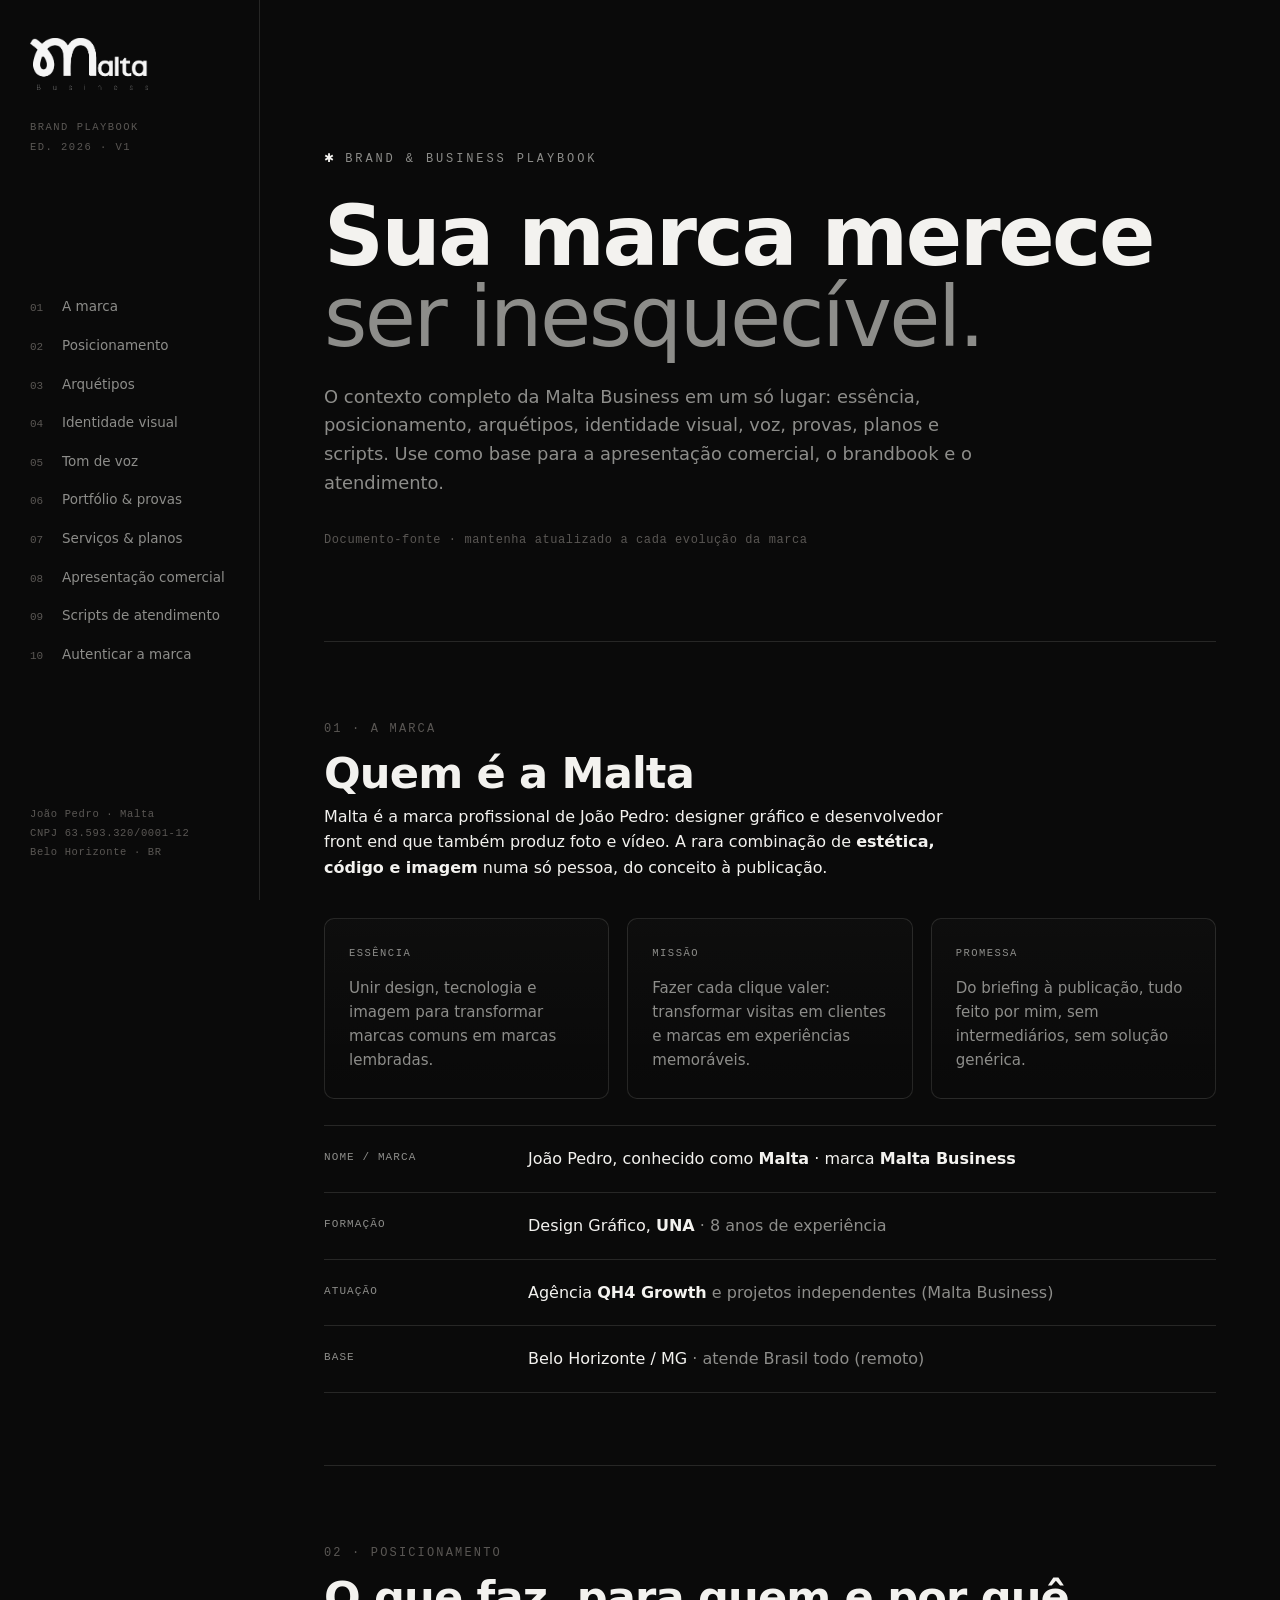
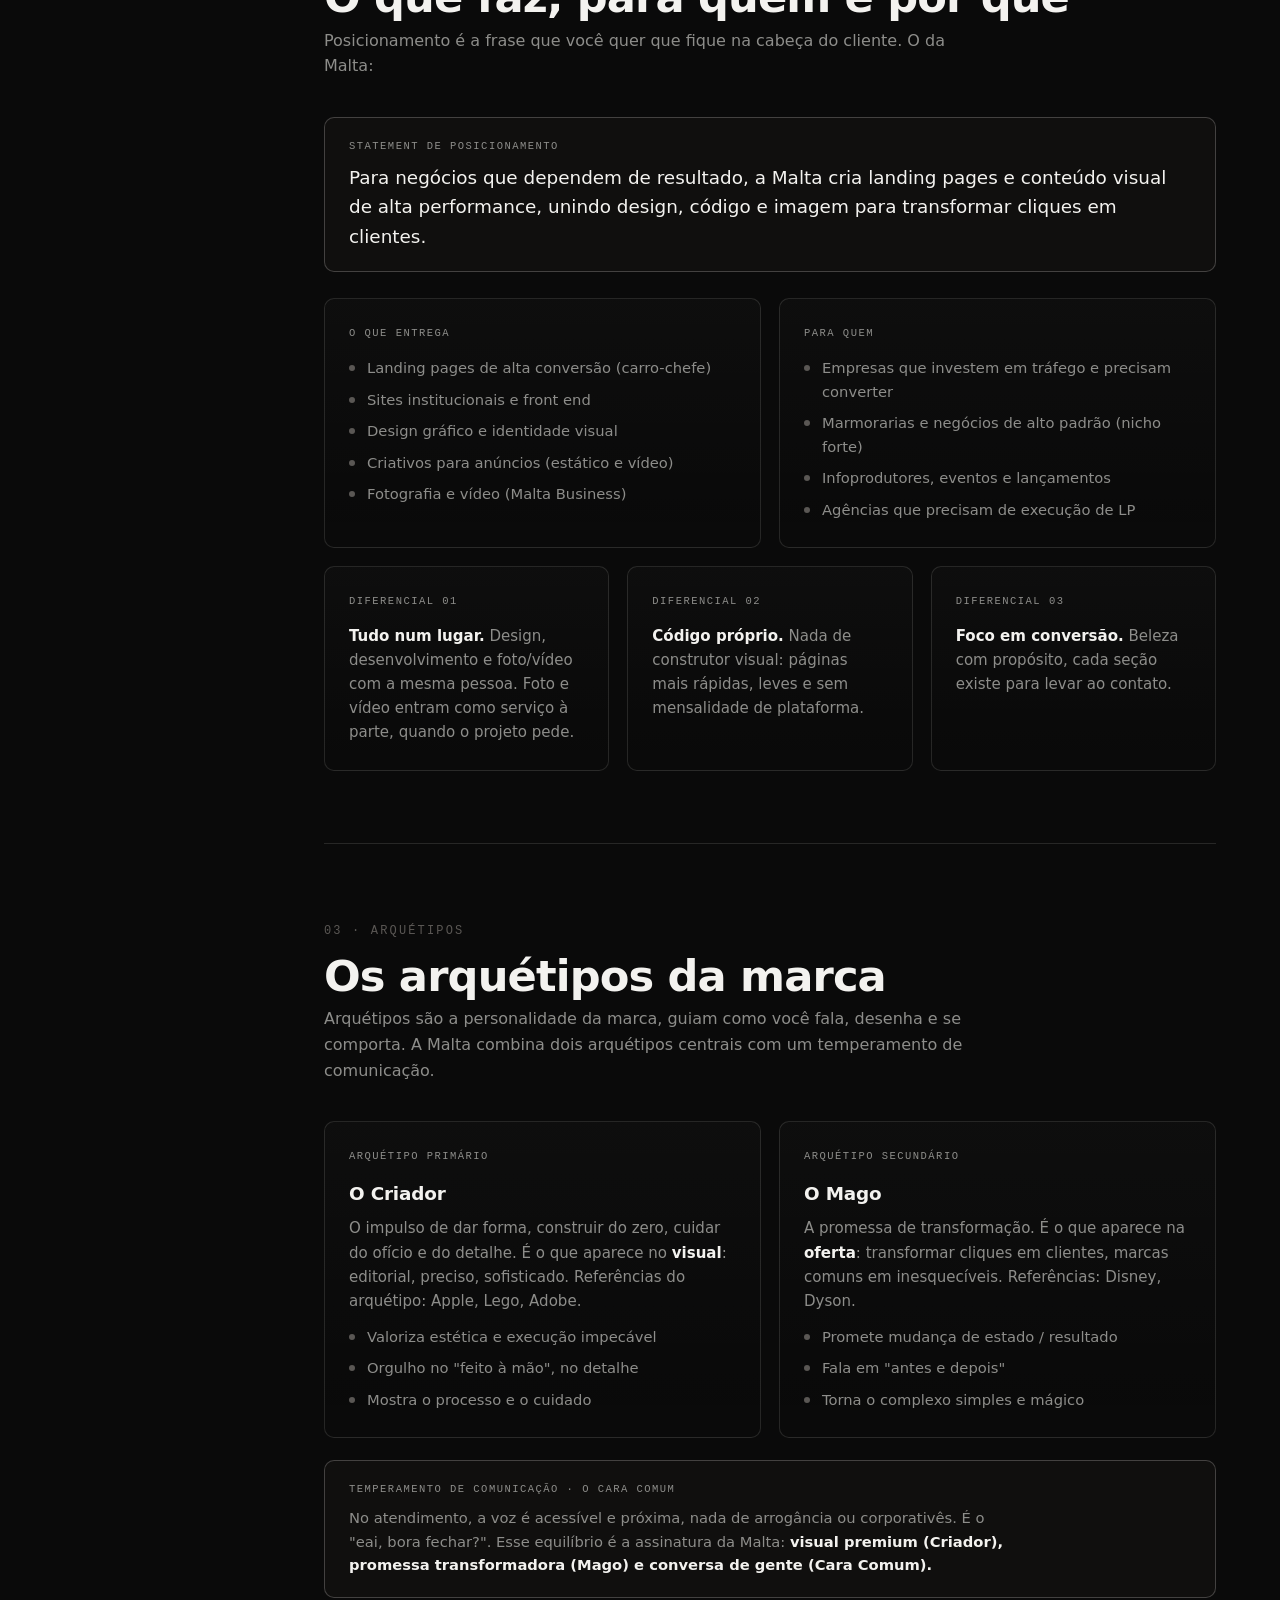
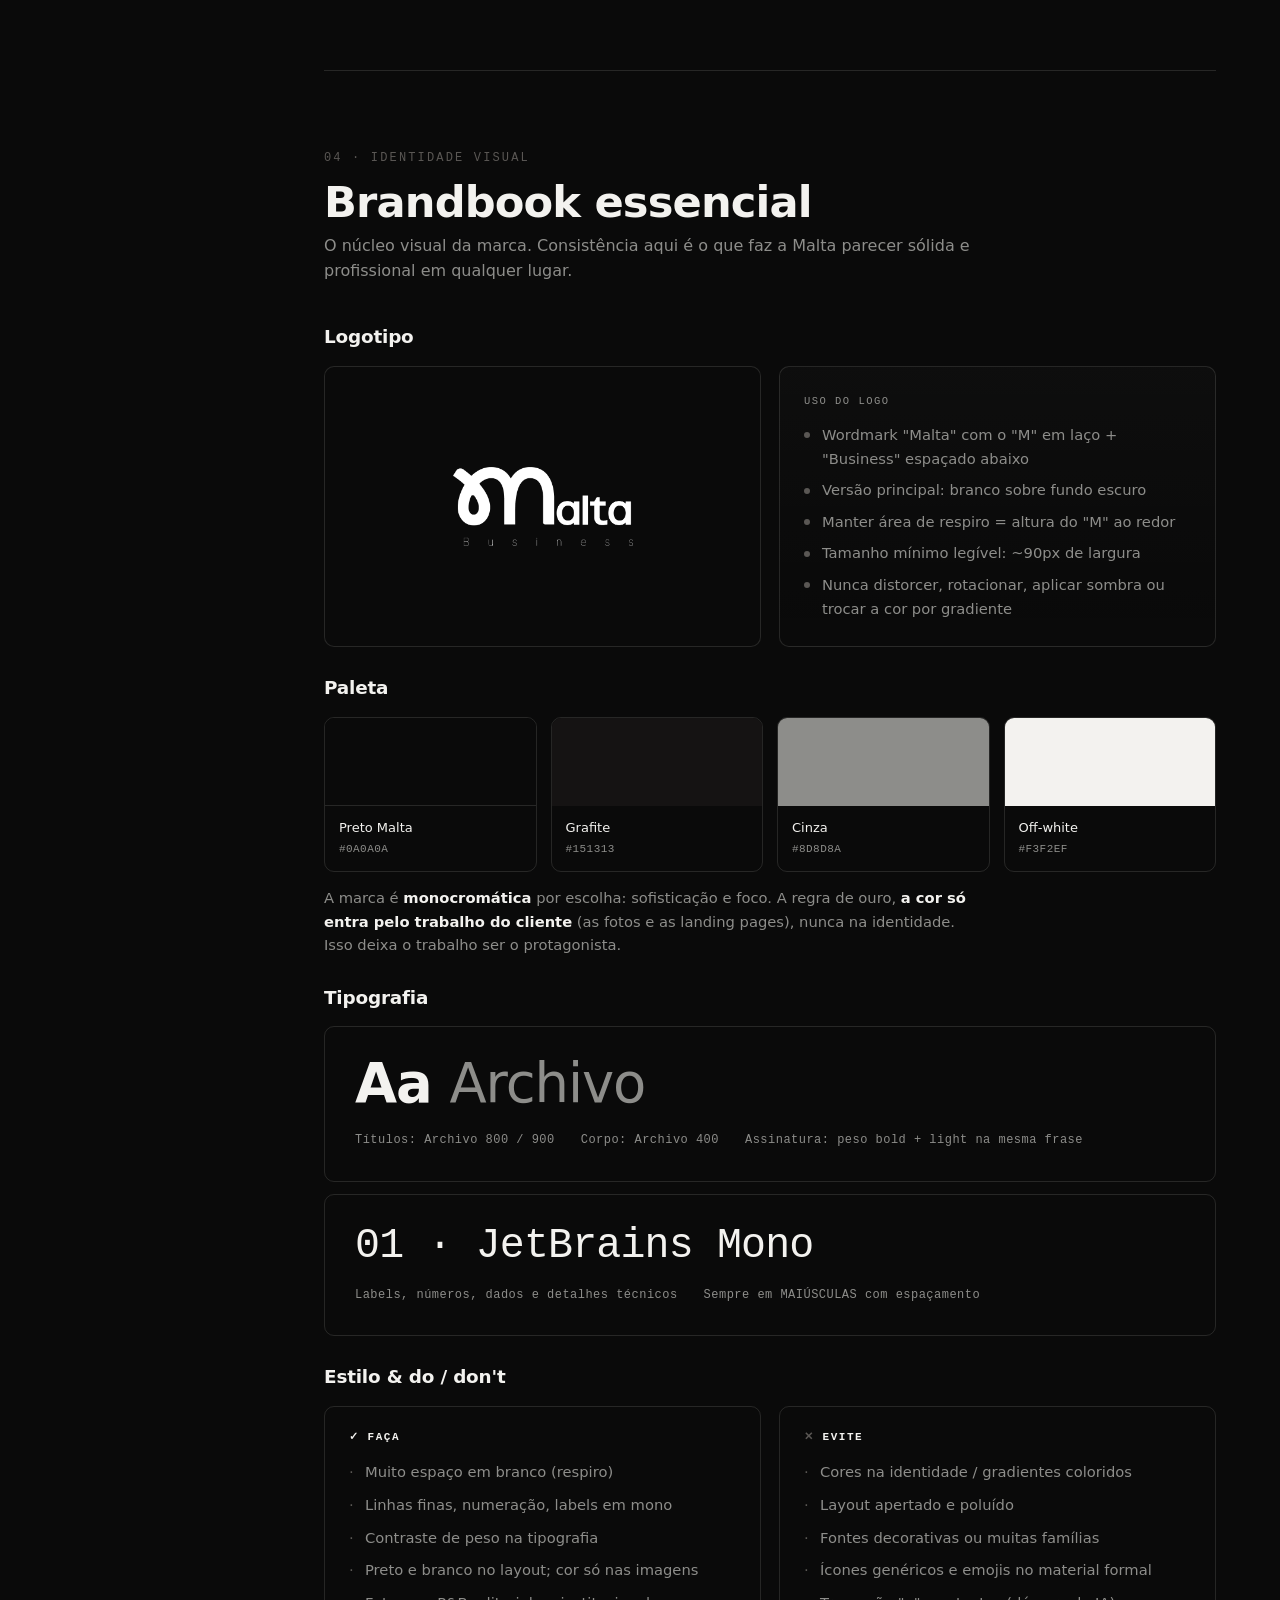
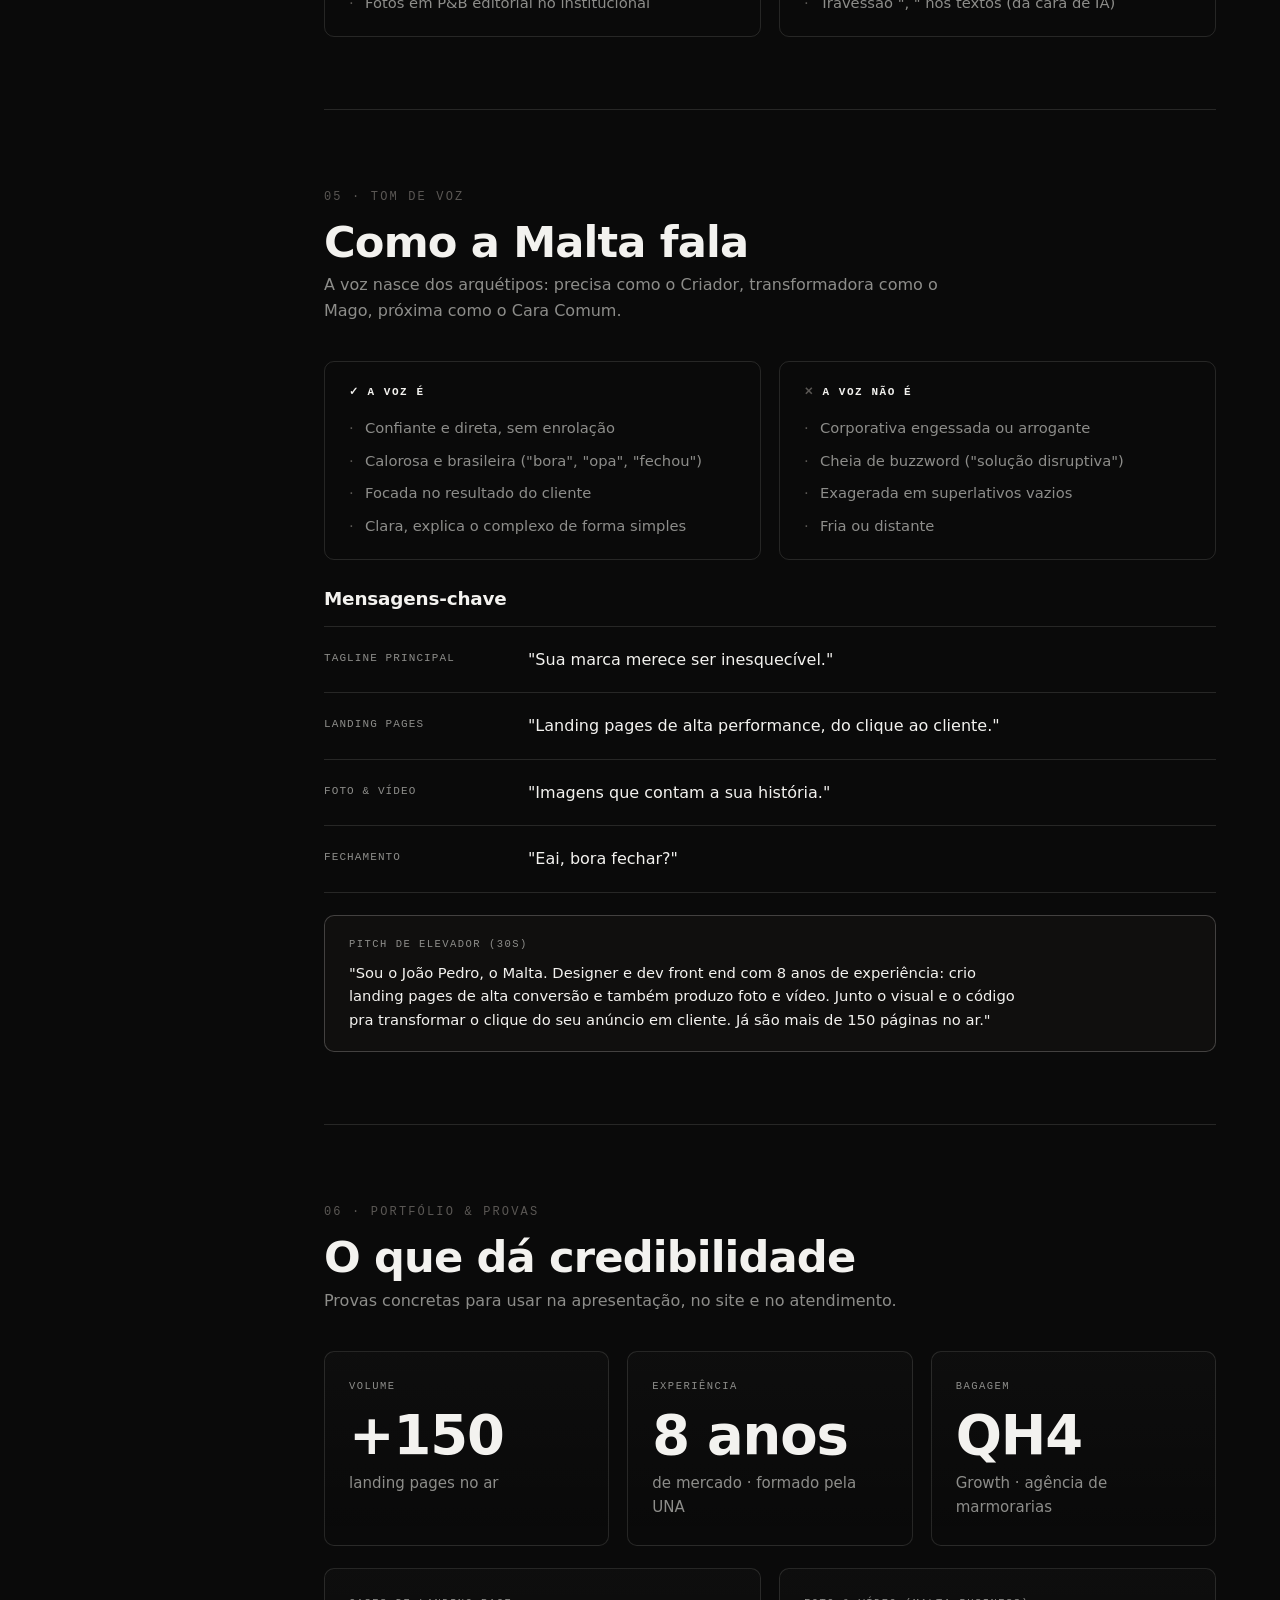
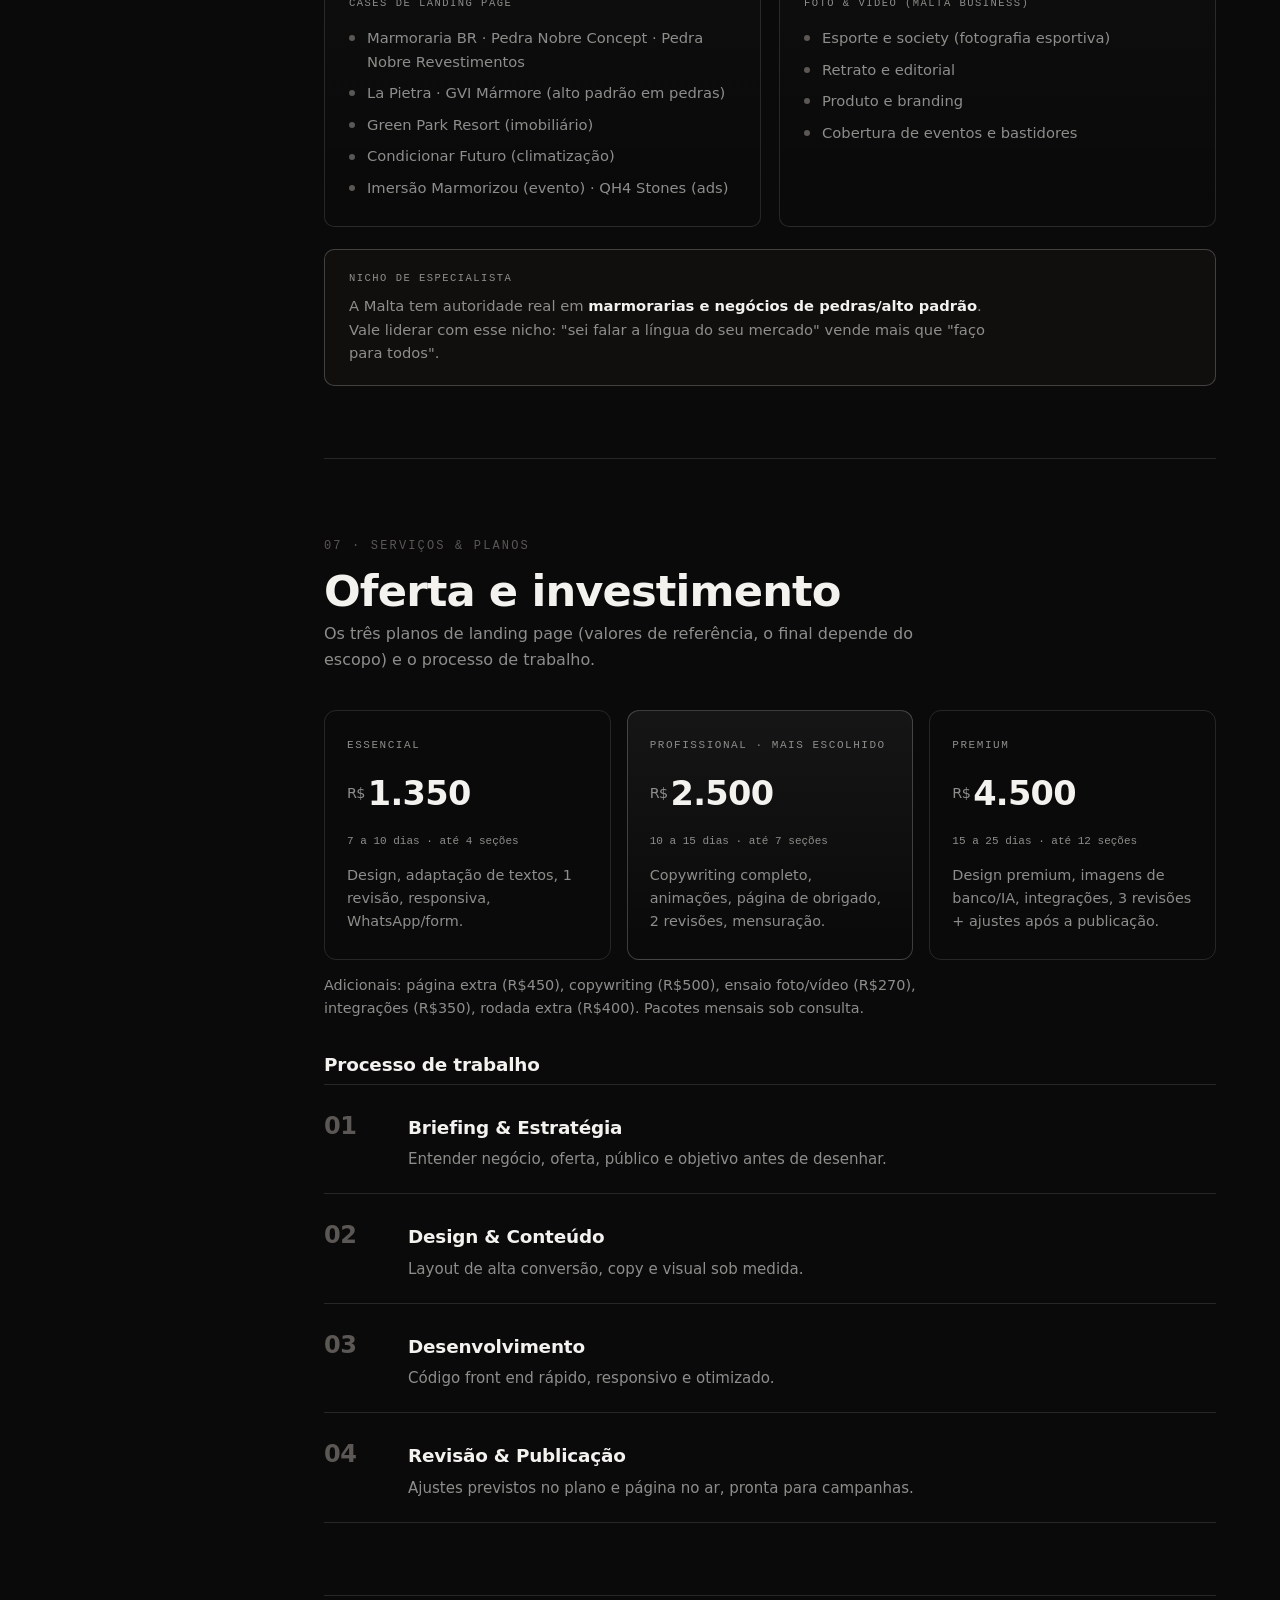
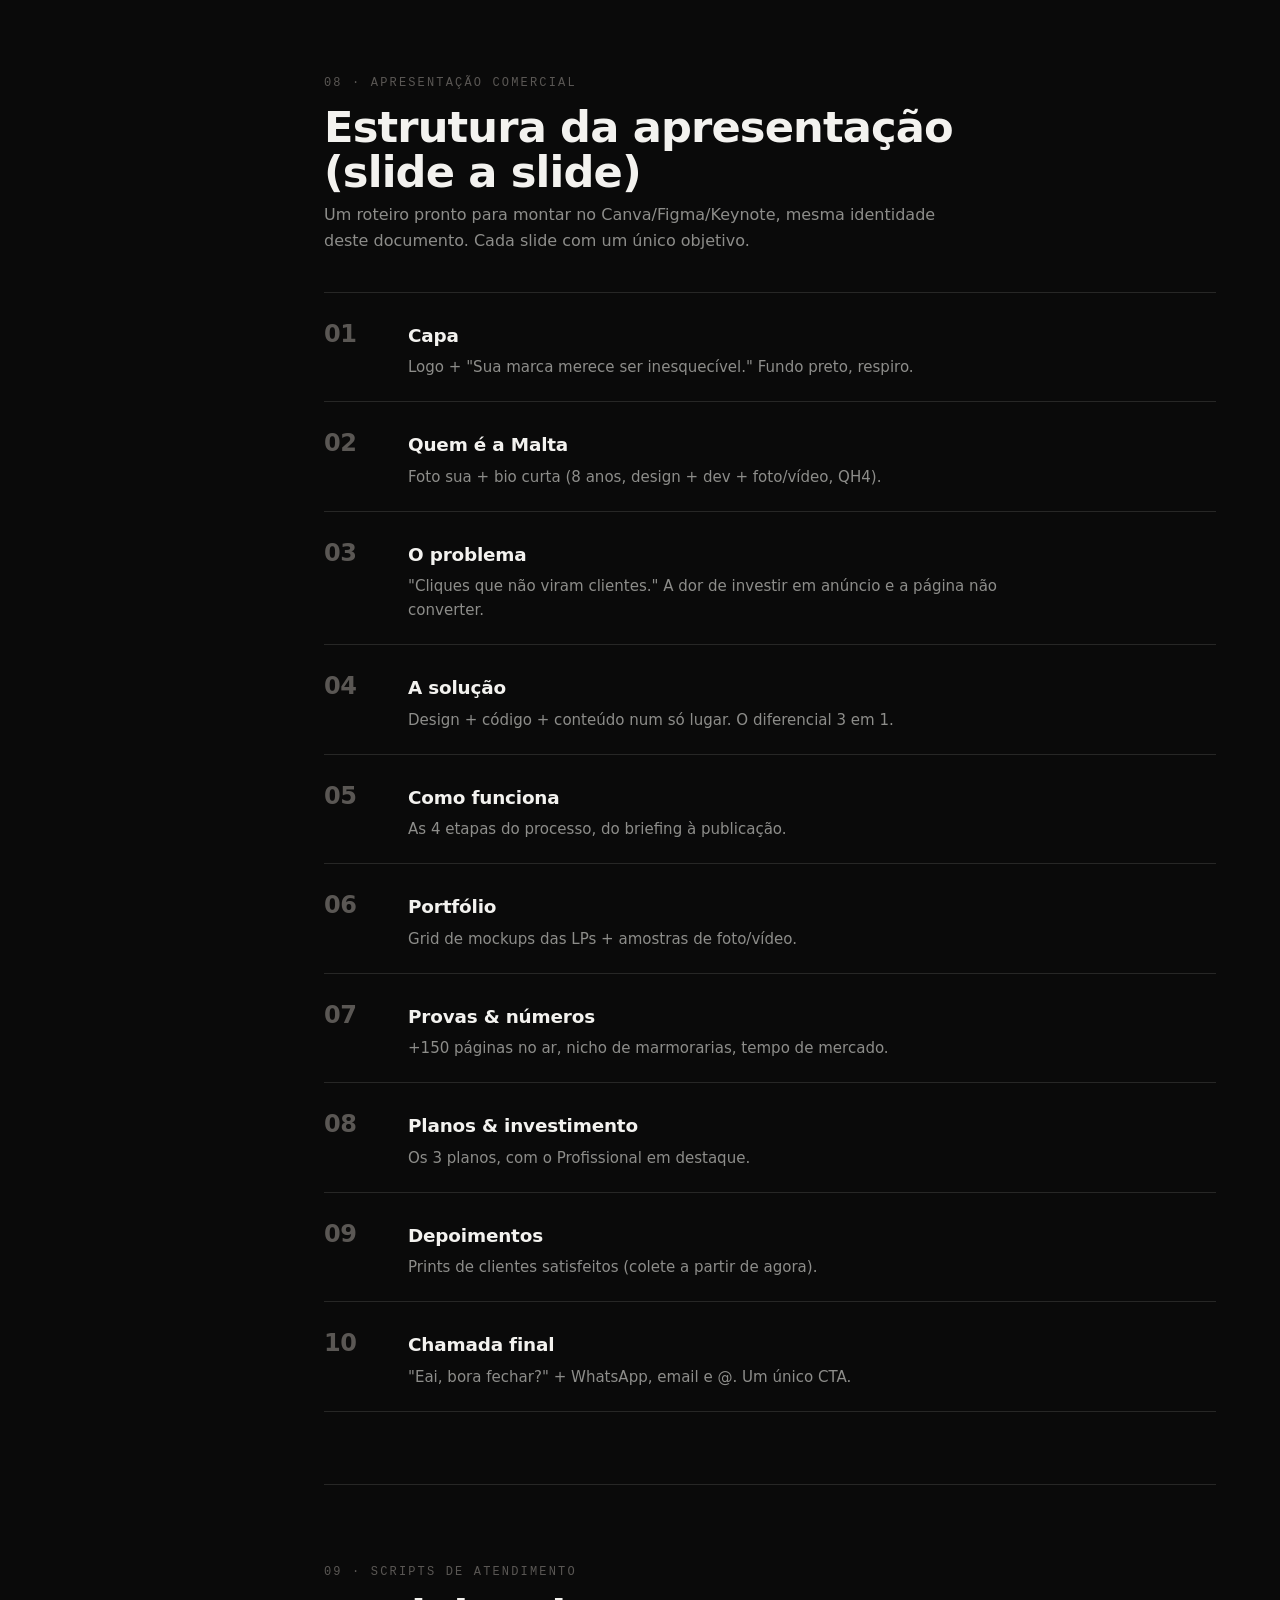
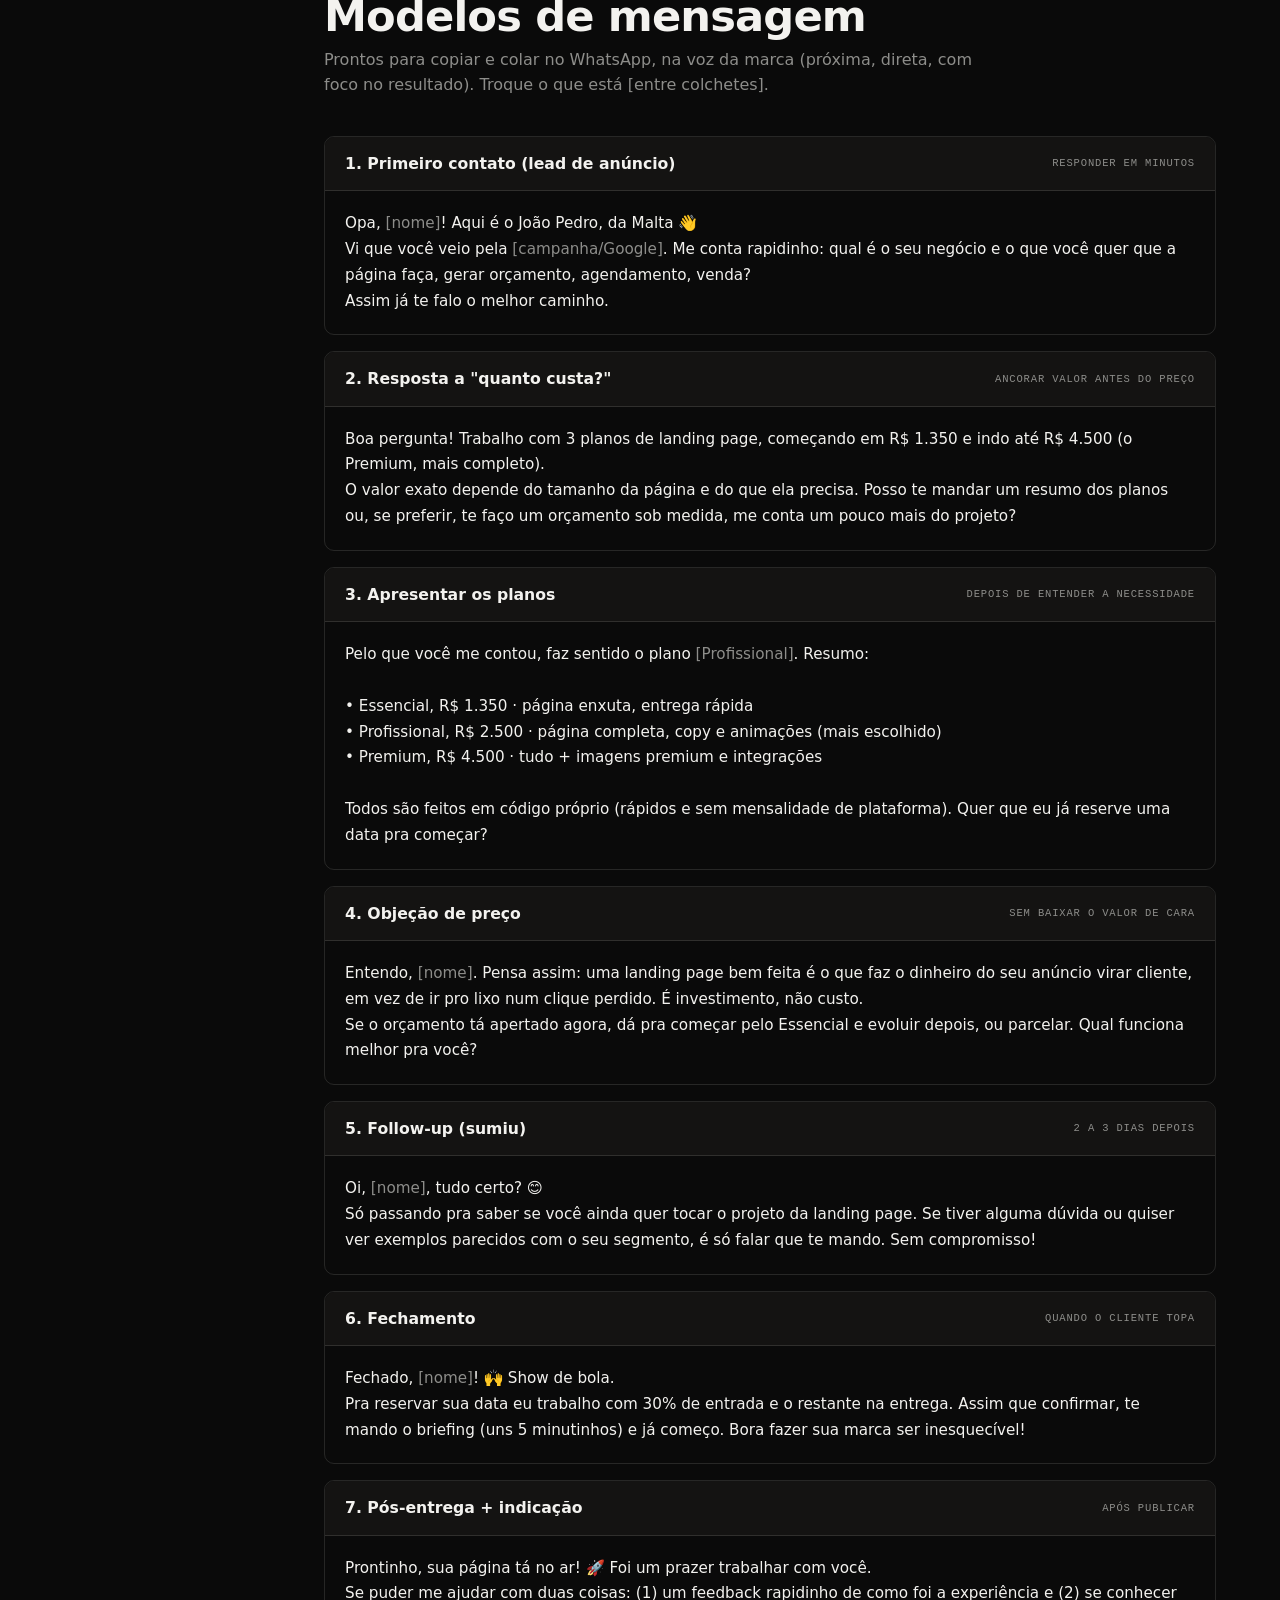
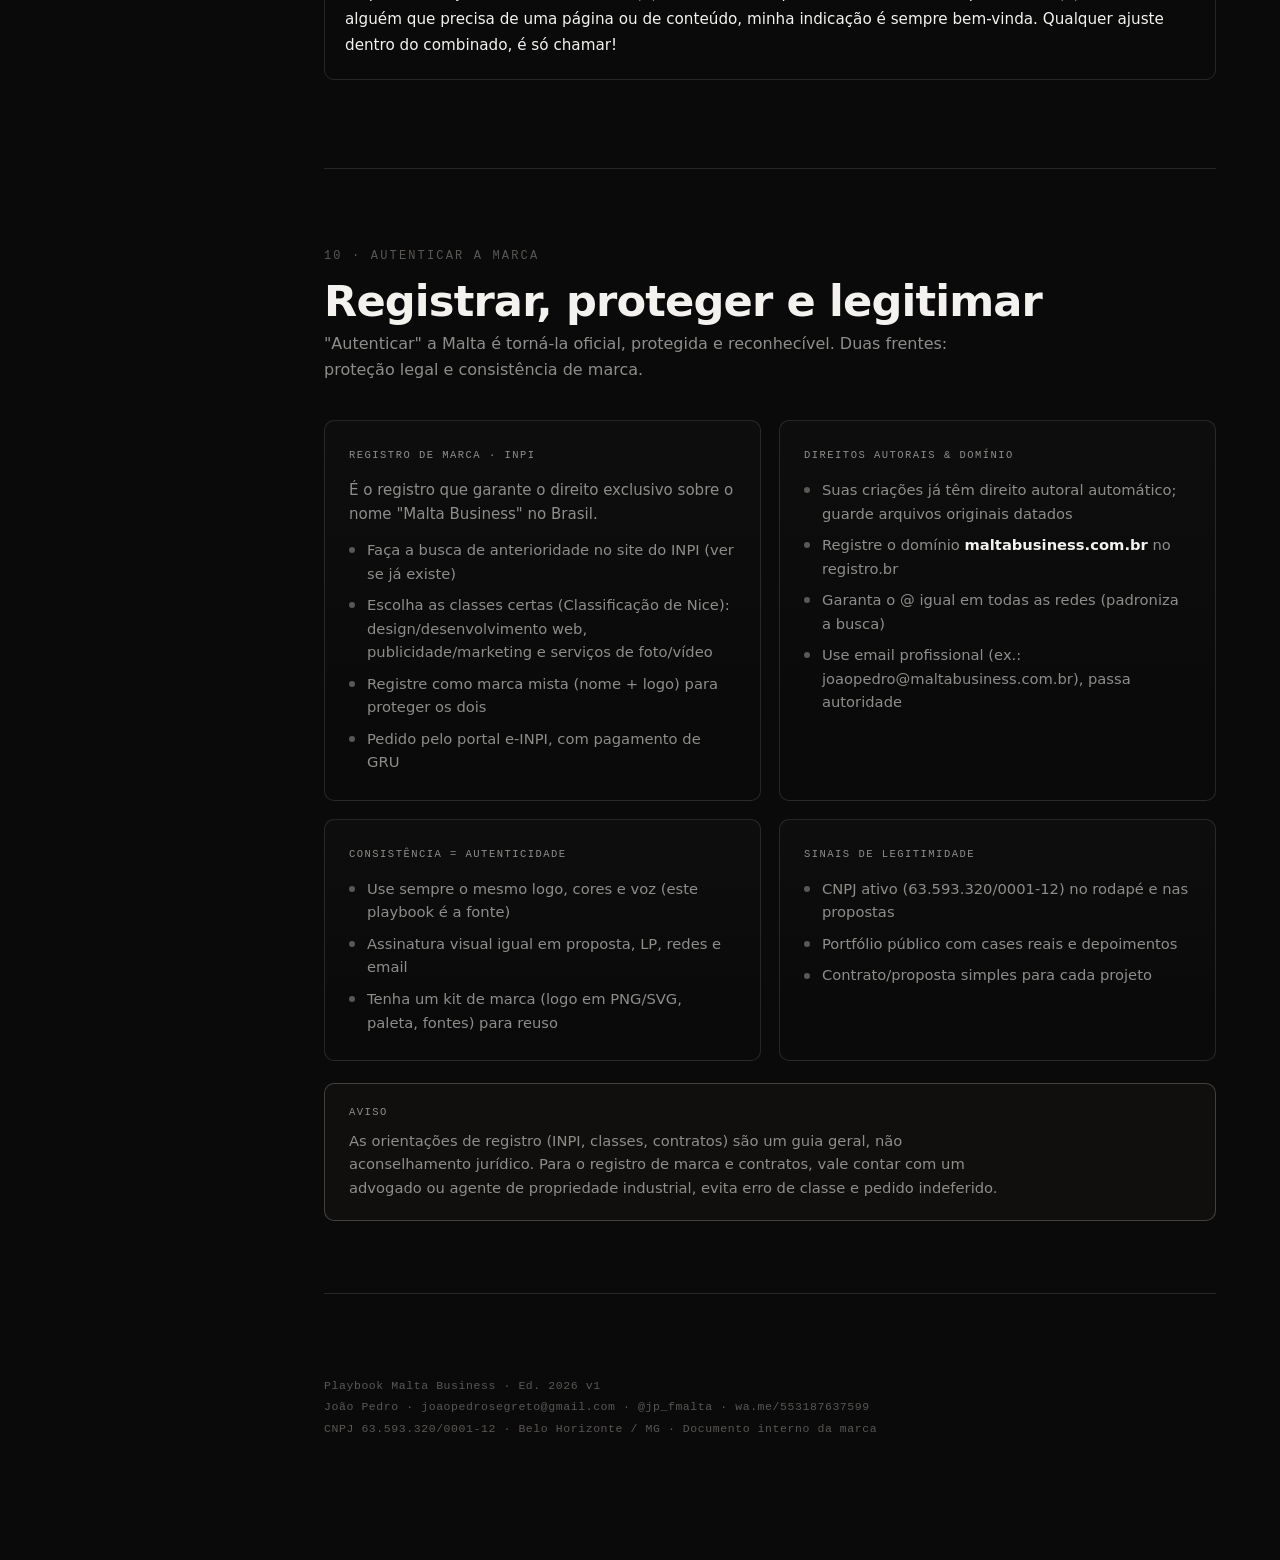
<file: Malta-Playbook.html>
<!doctype html>
<html lang="pt-BR">
<head>
<meta name="viewport" content="width=device-width, initial-scale=1.0">
<meta http-equiv="Content-Security-Policy" content="default-src 'self'; script-src 'self'; style-src 'self' 'unsafe-inline' https://fonts.googleapis.com; font-src 'self' https://fonts.gstatic.com; img-src 'self' data:; connect-src 'self'; base-uri 'self'; form-action 'self'; object-src 'none'; frame-src 'none'; upgrade-insecure-requests">
<meta name="robots" content="noindex, nofollow">
<meta charset="UTF-8">
<title>Playbook Malta Business</title>
<link rel="preconnect" href="https://fonts.googleapis.com">
<link rel="preconnect" href="https://fonts.gstatic.com" crossorigin>
<link rel="stylesheet" href="https://fonts.googleapis.com/css2?family=Archivo:wght@300;400;500;600;700;800;900&family=Archivo+Expanded:wght@800&family=JetBrains+Mono:wght@400;500;700&display=swap">
<style>
  :root{
    --bg:#0a0a0a; --bg-2:#100f0e; --card:#141312; --line:rgba(243,242,239,.12);
    --line-2:rgba(243,242,239,.22); --ink:#f3f2ef; --grey:#8d8d8a; --dim:#5a5754;
    --mono:'JetBrains Mono',ui-monospace,monospace;
    --sans:'Archivo',system-ui,sans-serif;
  }
  *{margin:0;padding:0;box-sizing:border-box}
  html{scroll-behavior:smooth}
  @media (prefers-reduced-motion:reduce){html{scroll-behavior:auto}}
  body{background:var(--bg);color:var(--ink);font-family:var(--sans);font-size:16px;line-height:1.6;-webkit-font-smoothing:antialiased}
  ::selection{background:var(--ink);color:var(--bg)}
  a{color:inherit;text-decoration:none}
  img{display:block;max-width:100%}

  .wrap{display:grid;grid-template-columns:260px 1fr;gap:0;max-width:1320px;margin:0 auto}

  /* sidebar / TOC */
  .side{position:sticky;top:0;height:100vh;border-right:1px solid var(--line);
    padding:38px 30px;display:flex;flex-direction:column;gap:28px;overflow-y:auto}
  .side__logo{width:118px;opacity:.96}
  .side__meta{font-family:var(--mono);font-size:10.5px;letter-spacing:.14em;text-transform:uppercase;color:var(--dim);line-height:1.9}
  .toc{display:flex;flex-direction:column;gap:2px;margin-top:auto;margin-bottom:auto}
  .toc a{display:flex;gap:12px;align-items:baseline;font-size:13.5px;color:var(--grey);
    padding:7px 0;transition:color .25s;border-bottom:1px solid transparent}
  .toc a:hover{color:var(--ink)}
  .toc a b{font-family:var(--mono);font-size:11px;color:var(--dim);font-weight:500;min-width:20px}
  .side__foot{font-family:var(--mono);font-size:10.5px;color:var(--dim);letter-spacing:.06em;line-height:1.8}

  /* main */
  main{padding:0 clamp(24px,5vw,80px) 120px;min-width:0}
  .cover{padding:16vh 0 10vh;border-bottom:1px solid var(--line)}
  .kicker{font-family:var(--mono);font-size:12px;letter-spacing:.24em;text-transform:uppercase;color:var(--grey);display:inline-flex;gap:.7em;align-items:center}
  .kicker::before{content:"✱";color:var(--ink)}
  .cover h1{font-weight:800;font-size:clamp(2.6rem,6.5vw,5.2rem);line-height:.98;letter-spacing:-.03em;margin:26px 0 24px;text-wrap:balance;max-width:16ch}
  .cover h1 em{font-style:normal;font-weight:300;color:var(--grey)}
  .cover p{max-width:60ch;color:var(--grey);font-size:clamp(1rem,1.4vw,1.18rem)}
  .cover .signature{margin-top:34px;font-family:var(--mono);font-size:12px;color:var(--dim);letter-spacing:.05em}

  section{padding:8vh 0;border-bottom:1px solid var(--line)}
  .sec__no{font-family:var(--mono);font-size:12px;letter-spacing:.18em;color:var(--dim)}
  .sec__title{font-weight:800;font-size:clamp(1.7rem,3.6vw,2.7rem);line-height:1.03;letter-spacing:-.02em;margin:12px 0 8px;text-wrap:balance}
  .sec__intro{max-width:64ch;color:var(--grey);margin-bottom:38px}
  h3{font-weight:700;font-size:1.15rem;letter-spacing:-.01em;margin-bottom:8px}
  p{max-width:70ch}
  strong{color:var(--ink);font-weight:600}
  .lead-ink{color:var(--ink)}

  .grid2{display:grid;grid-template-columns:repeat(2,1fr);gap:18px}
  .grid3{display:grid;grid-template-columns:repeat(3,1fr);gap:18px}
  .card{border:1px solid var(--line);border-radius:10px;padding:26px 24px;background:linear-gradient(180deg,rgba(243,242,239,.02),transparent)}
  .card .tag{font-family:var(--mono);font-size:10.5px;letter-spacing:.14em;text-transform:uppercase;color:var(--grey);margin-bottom:14px;display:block}
  .card p{color:var(--grey);font-size:.94rem}
  .card ul{list-style:none;margin-top:12px;display:flex;flex-direction:column;gap:8px}
  .card li{color:var(--grey);font-size:.92rem;padding-left:18px;position:relative}
  .card li::before{content:"";position:absolute;left:0;top:.62em;width:6px;height:6px;border-radius:50%;background:var(--dim)}

  .rows{display:flex;flex-direction:column;gap:0;border-top:1px solid var(--line)}
  .row{display:grid;grid-template-columns:180px 1fr;gap:24px;padding:20px 0;border-bottom:1px solid var(--line)}
  .row .k{font-family:var(--mono);font-size:11px;letter-spacing:.1em;text-transform:uppercase;color:var(--grey);padding-top:3px}
  .row .v{color:var(--ink)}
  .row .v span{color:var(--grey)}

  /* swatches */
  .swatches{display:grid;grid-template-columns:repeat(auto-fit,minmax(150px,1fr));gap:14px}
  .sw{border:1px solid var(--line);border-radius:10px;overflow:hidden}
  .sw .chip{height:88px}
  .sw .info{padding:12px 14px;font-family:var(--mono);font-size:11px;letter-spacing:.04em}
  .sw .info b{display:block;color:var(--ink);font-weight:500;margin-bottom:3px;font-family:var(--sans);font-size:13px;letter-spacing:0}
  .sw .info span{color:var(--grey)}

  /* type specimen */
  .specimen{border:1px solid var(--line);border-radius:10px;padding:30px;margin-top:6px}
  .specimen .big{font-weight:800;font-size:clamp(2rem,5vw,3.4rem);letter-spacing:-.02em;line-height:1}
  .specimen .big em{font-style:normal;font-weight:300;color:var(--grey)}
  .specimen .row-t{display:flex;flex-wrap:wrap;gap:10px 26px;margin-top:20px;font-family:var(--mono);font-size:12px;color:var(--grey);letter-spacing:.04em}

  /* do / dont */
  .dd{display:grid;grid-template-columns:1fr 1fr;gap:18px}
  .dd .col{border:1px solid var(--line);border-radius:10px;padding:22px 24px}
  .dd h4{font-family:var(--mono);font-size:11px;letter-spacing:.14em;text-transform:uppercase;margin-bottom:14px;display:flex;align-items:center;gap:8px}
  .dd .yes h4::before{content:"✓";color:var(--ink)}
  .dd .no h4::before{content:"✕";color:var(--dim)}
  .dd ul{list-style:none;display:flex;flex-direction:column;gap:9px}
  .dd li{font-size:.92rem;color:var(--grey);padding-left:16px;position:relative}
  .dd li::before{content:"·";position:absolute;left:0;color:var(--dim)}

  /* plans */
  .plans{display:grid;grid-template-columns:repeat(3,1fr);gap:16px}
  .plan{border:1px solid var(--line);border-radius:12px;padding:26px 22px;display:flex;flex-direction:column;gap:6px}
  .plan.feat{border-color:var(--line-2);background:linear-gradient(180deg,rgba(243,242,239,.05),transparent)}
  .plan .nm{font-family:var(--mono);font-size:11px;letter-spacing:.14em;text-transform:uppercase;color:var(--grey)}
  .plan .pr{font-weight:800;font-size:2.1rem;letter-spacing:-.02em;margin:6px 0}
  .plan .pr small{font-size:.9rem;color:var(--grey);font-weight:500;vertical-align:.5em;margin-right:3px}
  .plan .dl{font-family:var(--mono);font-size:11px;color:var(--grey);margin-bottom:8px}
  .plan p{font-size:.9rem;color:var(--grey)}

  /* numbered process / slides */
  .steps{display:flex;flex-direction:column;border-top:1px solid var(--line)}
  .step{display:grid;grid-template-columns:64px 1fr;gap:20px;padding:22px 0;border-bottom:1px solid var(--line);align-items:baseline}
  .step .n{font-weight:800;font-size:1.5rem;color:var(--dim);letter-spacing:-.02em;font-variant-numeric:tabular-nums}
  .step h3{margin-bottom:5px}
  .step p{color:var(--grey);font-size:.94rem}

  /* message templates */
  .msg{border:1px solid var(--line);border-radius:10px;overflow:hidden;margin-bottom:16px}
  .msg__h{display:flex;flex-wrap:wrap;gap:8px 14px;align-items:center;justify-content:space-between;
    padding:14px 20px;background:var(--card);border-bottom:1px solid var(--line)}
  .msg__h b{font-size:.98rem}
  .msg__h .when{font-family:var(--mono);font-size:10.5px;letter-spacing:.08em;text-transform:uppercase;color:var(--grey)}
  .msg__b{padding:20px;color:var(--ink);font-size:.95rem;line-height:1.7;white-space:pre-wrap}
  .msg__b .var{color:var(--grey)}

  .callout{border:1px solid var(--line-2);border-radius:10px;padding:20px 24px;background:var(--bg-2);margin-top:22px}
  .callout .tag{font-family:var(--mono);font-size:10.5px;letter-spacing:.14em;text-transform:uppercase;color:var(--grey);display:block;margin-bottom:8px}
  .callout p{color:var(--grey);font-size:.92rem}

  .foot{padding:9vh 0 0;color:var(--dim);font-family:var(--mono);font-size:11.5px;letter-spacing:.05em;line-height:1.9}

  @media (max-width:920px){
    .wrap{grid-template-columns:1fr}
    .side{position:static;height:auto;border-right:none;border-bottom:1px solid var(--line);
      flex-direction:row;flex-wrap:wrap;align-items:center;gap:18px 30px;padding:22px clamp(24px,5vw,80px)}
    .toc{display:none}
    .side__foot{display:none}
    .side__meta{margin-left:auto;text-align:right}
    main{padding-top:10px}
    .cover{padding-top:8vh}
    .grid2,.grid3,.plans,.dd{grid-template-columns:1fr}
    .row{grid-template-columns:1fr;gap:6px}
  }
</style>

</head>
<body>
<div class="wrap">
  <aside class="side">
    <img class="side__logo" src="[data-uri]" alt="Malta Business">
    <div class="side__meta">Brand Playbook<br>Ed. 2026 · v1</div>
    <nav class="toc">
      <a href="#marca"><b>01</b> A marca</a>
      <a href="#posicionamento"><b>02</b> Posicionamento</a>
      <a href="#arquetipos"><b>03</b> Arquétipos</a>
      <a href="#visual"><b>04</b> Identidade visual</a>
      <a href="#voz"><b>05</b> Tom de voz</a>
      <a href="#provas"><b>06</b> Portfólio & provas</a>
      <a href="#planos"><b>07</b> Serviços & planos</a>
      <a href="#pitch"><b>08</b> Apresentação comercial</a>
      <a href="#scripts"><b>09</b> Scripts de atendimento</a>
      <a href="#autenticar"><b>10</b> Autenticar a marca</a>
    </nav>
    <div class="side__foot">João Pedro · Malta<br>CNPJ 63.593.320/0001-12<br>Belo Horizonte · BR</div>
  </aside>

  <main>
    <header class="cover">
      <span class="kicker">Brand & Business Playbook</span>
      <h1>Sua marca merece <em>ser inesquecível.</em></h1>
      <p>O contexto completo da Malta Business em um só lugar: essência, posicionamento, arquétipos, identidade visual, voz, provas, planos e scripts. Use como base para a apresentação comercial, o brandbook e o atendimento.</p>
      <div class="signature">Documento-fonte · mantenha atualizado a cada evolução da marca</div>
    </header>

    <!-- 01 -->
    <section id="marca">
      <span class="sec__no">01 · A MARCA</span>
      <h2 class="sec__title">Quem é a Malta</h2>
      <p class="sec__intro lead-ink">Malta é a marca profissional de João Pedro: designer gráfico e desenvolvedor front end que também produz foto e vídeo. A rara combinação de <strong>estética, código e imagem</strong> numa só pessoa, do conceito à publicação.</p>
      <div class="grid3">
        <div class="card"><span class="tag">Essência</span><p>Unir design, tecnologia e imagem para transformar marcas comuns em marcas lembradas.</p></div>
        <div class="card"><span class="tag">Missão</span><p>Fazer cada clique valer: transformar visitas em clientes e marcas em experiências memoráveis.</p></div>
        <div class="card"><span class="tag">Promessa</span><p>Do briefing à publicação, tudo feito por mim, sem intermediários, sem solução genérica.</p></div>
      </div>
      <div class="rows" style="margin-top:26px">
        <div class="row"><div class="k">Nome / marca</div><div class="v">João Pedro, conhecido como <strong>Malta</strong> · marca <strong>Malta Business</strong></div></div>
        <div class="row"><div class="k">Formação</div><div class="v">Design Gráfico, <strong>UNA</strong> <span>· 8 anos de experiência</span></div></div>
        <div class="row"><div class="k">Atuação</div><div class="v">Agência <strong>QH4 Growth</strong> <span>e projetos independentes (Malta Business)</span></div></div>
        <div class="row"><div class="k">Base</div><div class="v">Belo Horizonte / MG <span>· atende Brasil todo (remoto)</span></div></div>
      </div>
    </section>

    <!-- 02 -->
    <section id="posicionamento">
      <span class="sec__no">02 · POSICIONAMENTO</span>
      <h2 class="sec__title">O que faz, para quem e por quê</h2>
      <p class="sec__intro">Posicionamento é a frase que você quer que fique na cabeça do cliente. O da Malta:</p>
      <div class="callout" style="margin-top:0;margin-bottom:26px">
        <span class="tag">Statement de posicionamento</span>
        <p class="lead-ink" style="font-size:1.15rem;color:var(--ink);max-width:70ch">Para negócios que dependem de resultado, a Malta cria landing pages e conteúdo visual de alta performance, unindo design, código e imagem para transformar cliques em clientes.</p>
      </div>
      <div class="grid2">
        <div class="card"><span class="tag">O que entrega</span><ul><li>Landing pages de alta conversão (carro-chefe)</li><li>Sites institucionais e front end</li><li>Design gráfico e identidade visual</li><li>Criativos para anúncios (estático e vídeo)</li><li>Fotografia e vídeo (Malta Business)</li></ul></div>
        <div class="card"><span class="tag">Para quem</span><ul><li>Empresas que investem em tráfego e precisam converter</li><li>Marmorarias e negócios de alto padrão (nicho forte)</li><li>Infoprodutores, eventos e lançamentos</li><li>Agências que precisam de execução de LP</li></ul></div>
      </div>
      <div class="grid3" style="margin-top:18px">
        <div class="card"><span class="tag">Diferencial 01</span><p><strong>Tudo num lugar.</strong> Design, desenvolvimento e foto/vídeo com a mesma pessoa. Foto e vídeo entram como serviço à parte, quando o projeto pede.</p></div>
        <div class="card"><span class="tag">Diferencial 02</span><p><strong>Código próprio.</strong> Nada de construtor visual: páginas mais rápidas, leves e sem mensalidade de plataforma.</p></div>
        <div class="card"><span class="tag">Diferencial 03</span><p><strong>Foco em conversão.</strong> Beleza com propósito, cada seção existe para levar ao contato.</p></div>
      </div>
    </section>

    <!-- 03 -->
    <section id="arquetipos">
      <span class="sec__no">03 · ARQUÉTIPOS</span>
      <h2 class="sec__title">Os arquétipos da marca</h2>
      <p class="sec__intro">Arquétipos são a personalidade da marca, guiam como você fala, desenha e se comporta. A Malta combina dois arquétipos centrais com um temperamento de comunicação.</p>
      <div class="grid2">
        <div class="card"><span class="tag">Arquétipo primário</span><h3>O Criador</h3><p>O impulso de dar forma, construir do zero, cuidar do ofício e do detalhe. É o que aparece no <strong>visual</strong>: editorial, preciso, sofisticado. Referências do arquétipo: Apple, Lego, Adobe.</p><ul><li>Valoriza estética e execução impecável</li><li>Orgulho no "feito à mão", no detalhe</li><li>Mostra o processo e o cuidado</li></ul></div>
        <div class="card"><span class="tag">Arquétipo secundário</span><h3>O Mago</h3><p>A promessa de transformação. É o que aparece na <strong>oferta</strong>: transformar cliques em clientes, marcas comuns em inesquecíveis. Referências: Disney, Dyson.</p><ul><li>Promete mudança de estado / resultado</li><li>Fala em "antes e depois"</li><li>Torna o complexo simples e mágico</li></ul></div>
      </div>
      <div class="callout">
        <span class="tag">Temperamento de comunicação · O Cara Comum</span>
        <p>No atendimento, a voz é acessível e próxima, nada de arrogância ou corporativês. É o "eai, bora fechar?". Esse equilíbrio é a assinatura da Malta: <strong>visual premium (Criador), promessa transformadora (Mago) e conversa de gente (Cara Comum).</strong></p>
      </div>
    </section>

    <!-- 04 -->
    <section id="visual">
      <span class="sec__no">04 · IDENTIDADE VISUAL</span>
      <h2 class="sec__title">Brandbook essencial</h2>
      <p class="sec__intro">O núcleo visual da marca. Consistência aqui é o que faz a Malta parecer sólida e profissional em qualquer lugar.</p>

      <h3 style="margin-bottom:14px">Logotipo</h3>
      <div class="grid2" style="margin-bottom:16px">
        <div class="card" style="display:flex;align-items:center;justify-content:center;min-height:150px;background:var(--bg)"><img src="[data-uri]" alt="Logo Malta" style="width:180px"></div>
        <div class="card"><span class="tag">Uso do logo</span><ul><li>Wordmark "Malta" com o "M" em laço + "Business" espaçado abaixo</li><li>Versão principal: branco sobre fundo escuro</li><li>Manter área de respiro = altura do "M" ao redor</li><li>Tamanho mínimo legível: ~90px de largura</li><li>Nunca distorcer, rotacionar, aplicar sombra ou trocar a cor por gradiente</li></ul></div>
      </div>

      <h3 style="margin:26px 0 14px">Paleta</h3>
      <div class="swatches">
        <div class="sw"><div class="chip" style="background:#0a0a0a;border-bottom:1px solid var(--line)"></div><div class="info"><b>Preto Malta</b><span>#0A0A0A</span></div></div>
        <div class="sw"><div class="chip" style="background:#151313"></div><div class="info"><b>Grafite</b><span>#151313</span></div></div>
        <div class="sw"><div class="chip" style="background:#8d8d8a"></div><div class="info"><b>Cinza</b><span>#8D8D8A</span></div></div>
        <div class="sw"><div class="chip" style="background:#f3f2ef"></div><div class="info"><b>Off-white</b><span>#F3F2EF</span></div></div>
      </div>
      <p style="color:var(--grey);font-size:.92rem;margin-top:14px">A marca é <strong>monocromática</strong> por escolha: sofisticação e foco. A regra de ouro, <strong>a cor só entra pelo trabalho do cliente</strong> (as fotos e as landing pages), nunca na identidade. Isso deixa o trabalho ser o protagonista.</p>

      <h3 style="margin:26px 0 14px">Tipografia</h3>
      <div class="specimen">
        <div class="big">Aa <em>Archivo</em></div>
        <div class="row-t"><span>Títulos: Archivo 800 / 900</span><span>Corpo: Archivo 400</span><span>Assinatura: peso bold + light na mesma frase</span></div>
      </div>
      <div class="specimen" style="margin-top:12px">
        <div class="big" style="font-family:var(--mono);font-weight:500;font-size:clamp(1.6rem,4vw,2.6rem)">01 · JetBrains Mono</div>
        <div class="row-t"><span>Labels, números, dados e detalhes técnicos</span><span>Sempre em MAIÚSCULAS com espaçamento</span></div>
      </div>

      <h3 style="margin:26px 0 14px">Estilo &amp; do / don't</h3>
      <div class="dd">
        <div class="col yes"><h4>Faça</h4><ul><li>Muito espaço em branco (respiro)</li><li>Linhas finas, numeração, labels em mono</li><li>Contraste de peso na tipografia</li><li>Preto e branco no layout; cor só nas imagens</li><li>Fotos em P&B editorial no institucional</li></ul></div>
        <div class="col no"><h4>Evite</h4><ul><li>Cores na identidade / gradientes coloridos</li><li>Layout apertado e poluído</li><li>Fontes decorativas ou muitas famílias</li><li>Ícones genéricos e emojis no material formal</li><li>Travessão ", " nos textos (dá cara de IA)</li></ul></div>
      </div>
    </section>

    <!-- 05 -->
    <section id="voz">
      <span class="sec__no">05 · TOM DE VOZ</span>
      <h2 class="sec__title">Como a Malta fala</h2>
      <p class="sec__intro">A voz nasce dos arquétipos: precisa como o Criador, transformadora como o Mago, próxima como o Cara Comum.</p>
      <div class="dd" style="margin-bottom:24px">
        <div class="col yes"><h4>A voz é</h4><ul><li>Confiante e direta, sem enrolação</li><li>Calorosa e brasileira ("bora", "opa", "fechou")</li><li>Focada no resultado do cliente</li><li>Clara, explica o complexo de forma simples</li></ul></div>
        <div class="col no"><h4>A voz não é</h4><ul><li>Corporativa engessada ou arrogante</li><li>Cheia de buzzword ("solução disruptiva")</li><li>Exagerada em superlativos vazios</li><li>Fria ou distante</li></ul></div>
      </div>
      <h3 style="margin-bottom:12px">Mensagens-chave</h3>
      <div class="rows">
        <div class="row"><div class="k">Tagline principal</div><div class="v lead-ink">"Sua marca merece ser inesquecível."</div></div>
        <div class="row"><div class="k">Landing pages</div><div class="v">"Landing pages de alta performance, do clique ao cliente."</div></div>
        <div class="row"><div class="k">Foto & vídeo</div><div class="v">"Imagens que contam a sua história."</div></div>
        <div class="row"><div class="k">Fechamento</div><div class="v">"Eai, bora fechar?"</div></div>
      </div>
      <div class="callout">
        <span class="tag">Pitch de elevador (30s)</span>
        <p class="lead-ink" style="color:var(--ink);max-width:72ch">"Sou o João Pedro, o Malta. Designer e dev front end com 8 anos de experiência: crio landing pages de alta conversão e também produzo foto e vídeo. Junto o visual e o código pra transformar o clique do seu anúncio em cliente. Já são mais de 150 páginas no ar."</p>
      </div>
    </section>

    <!-- 06 -->
    <section id="provas">
      <span class="sec__no">06 · PORTFÓLIO & PROVAS</span>
      <h2 class="sec__title">O que dá credibilidade</h2>
      <p class="sec__intro">Provas concretas para usar na apresentação, no site e no atendimento.</p>
      <div class="grid3" style="margin-bottom:22px">
        <div class="card"><span class="tag">Volume</span><div class="specimen" style="border:none;padding:0"><div class="big">+150</div></div><p style="margin-top:8px">landing pages no ar</p></div>
        <div class="card"><span class="tag">Experiência</span><div class="specimen" style="border:none;padding:0"><div class="big">8 anos</div></div><p style="margin-top:8px">de mercado · formado pela UNA</p></div>
        <div class="card"><span class="tag">Bagagem</span><div class="specimen" style="border:none;padding:0"><div class="big">QH4</div></div><p style="margin-top:8px">Growth · agência de marmorarias</p></div>
      </div>
      <div class="grid2">
        <div class="card"><span class="tag">Cases de landing page</span><ul><li>Marmoraria BR · Pedra Nobre Concept · Pedra Nobre Revestimentos</li><li>La Pietra · GVI Mármore (alto padrão em pedras)</li><li>Green Park Resort (imobiliário)</li><li>Condicionar Futuro (climatização)</li><li>Imersão Marmorizou (evento) · QH4 Stones (ads)</li></ul></div>
        <div class="card"><span class="tag">Foto & vídeo (Malta Business)</span><ul><li>Esporte e society (fotografia esportiva)</li><li>Retrato e editorial</li><li>Produto e branding</li><li>Cobertura de eventos e bastidores</li></ul></div>
      </div>
      <div class="callout"><span class="tag">Nicho de especialista</span><p>A Malta tem autoridade real em <strong>marmorarias e negócios de pedras/alto padrão</strong>. Vale liderar com esse nicho: "sei falar a língua do seu mercado" vende mais que "faço para todos".</p></div>
    </section>

    <!-- 07 -->
    <section id="planos">
      <span class="sec__no">07 · SERVIÇOS & PLANOS</span>
      <h2 class="sec__title">Oferta e investimento</h2>
      <p class="sec__intro">Os três planos de landing page (valores de referência, o final depende do escopo) e o processo de trabalho.</p>
      <div class="plans">
        <div class="plan"><span class="nm">Essencial</span><div class="pr"><small>R$</small>1.350</div><div class="dl">7 a 10 dias · até 4 seções</div><p>Design, adaptação de textos, 1 revisão, responsiva, WhatsApp/form.</p></div>
        <div class="plan feat"><span class="nm">Profissional · mais escolhido</span><div class="pr"><small>R$</small>2.500</div><div class="dl">10 a 15 dias · até 7 seções</div><p>Copywriting completo, animações, página de obrigado, 2 revisões, mensuração.</p></div>
        <div class="plan"><span class="nm">Premium</span><div class="pr"><small>R$</small>4.500</div><div class="dl">15 a 25 dias · até 12 seções</div><p>Design premium, imagens de banco/IA, integrações, 3 revisões + ajustes após a publicação.</p></div>
      </div>
      <p style="color:var(--grey);font-size:.9rem;margin-top:14px">Adicionais: página extra (R$450), copywriting (R$500), ensaio foto/vídeo (R$270), integrações (R$350), rodada extra (R$400). Pacotes mensais sob consulta.</p>
      <h3 style="margin:30px 0 4px">Processo de trabalho</h3>
      <div class="steps">
        <div class="step"><span class="n">01</span><div><h3>Briefing &amp; Estratégia</h3><p>Entender negócio, oferta, público e objetivo antes de desenhar.</p></div></div>
        <div class="step"><span class="n">02</span><div><h3>Design &amp; Conteúdo</h3><p>Layout de alta conversão, copy e visual sob medida.</p></div></div>
        <div class="step"><span class="n">03</span><div><h3>Desenvolvimento</h3><p>Código front end rápido, responsivo e otimizado.</p></div></div>
        <div class="step"><span class="n">04</span><div><h3>Revisão &amp; Publicação</h3><p>Ajustes previstos no plano e página no ar, pronta para campanhas.</p></div></div>
      </div>
    </section>

    <!-- 08 -->
    <section id="pitch">
      <span class="sec__no">08 · APRESENTAÇÃO COMERCIAL</span>
      <h2 class="sec__title">Estrutura da apresentação (slide a slide)</h2>
      <p class="sec__intro">Um roteiro pronto para montar no Canva/Figma/Keynote, mesma identidade deste documento. Cada slide com um único objetivo.</p>
      <div class="steps">
        <div class="step"><span class="n">01</span><div><h3>Capa</h3><p>Logo + "Sua marca merece ser inesquecível." Fundo preto, respiro.</p></div></div>
        <div class="step"><span class="n">02</span><div><h3>Quem é a Malta</h3><p>Foto sua + bio curta (8 anos, design + dev + foto/vídeo, QH4).</p></div></div>
        <div class="step"><span class="n">03</span><div><h3>O problema</h3><p>"Cliques que não viram clientes." A dor de investir em anúncio e a página não converter.</p></div></div>
        <div class="step"><span class="n">04</span><div><h3>A solução</h3><p>Design + código + conteúdo num só lugar. O diferencial 3 em 1.</p></div></div>
        <div class="step"><span class="n">05</span><div><h3>Como funciona</h3><p>As 4 etapas do processo, do briefing à publicação.</p></div></div>
        <div class="step"><span class="n">06</span><div><h3>Portfólio</h3><p>Grid de mockups das LPs + amostras de foto/vídeo.</p></div></div>
        <div class="step"><span class="n">07</span><div><h3>Provas &amp; números</h3><p>+150 páginas no ar, nicho de marmorarias, tempo de mercado.</p></div></div>
        <div class="step"><span class="n">08</span><div><h3>Planos &amp; investimento</h3><p>Os 3 planos, com o Profissional em destaque.</p></div></div>
        <div class="step"><span class="n">09</span><div><h3>Depoimentos</h3><p>Prints de clientes satisfeitos (colete a partir de agora).</p></div></div>
        <div class="step"><span class="n">10</span><div><h3>Chamada final</h3><p>"Eai, bora fechar?" + WhatsApp, email e @. Um único CTA.</p></div></div>
      </div>
    </section>

    <!-- 09 -->
    <section id="scripts">
      <span class="sec__no">09 · SCRIPTS DE ATENDIMENTO</span>
      <h2 class="sec__title">Modelos de mensagem</h2>
      <p class="sec__intro">Prontos para copiar e colar no WhatsApp, na voz da marca (próxima, direta, com foco no resultado). Troque o que está <span style="color:var(--grey)">[entre colchetes]</span>.</p>

      <div class="msg"><div class="msg__h"><b>1. Primeiro contato (lead de anúncio)</b><span class="when">Responder em minutos</span></div><div class="msg__b">Opa, <span class="var">[nome]</span>! Aqui é o João Pedro, da Malta 👋
Vi que você veio pela <span class="var">[campanha/Google]</span>. Me conta rapidinho: qual é o seu negócio e o que você quer que a página faça, gerar orçamento, agendamento, venda?
Assim já te falo o melhor caminho.</div></div>

      <div class="msg"><div class="msg__h"><b>2. Resposta a "quanto custa?"</b><span class="when">Ancorar valor antes do preço</span></div><div class="msg__b">Boa pergunta! Trabalho com 3 planos de landing page, começando em R$ 1.350 e indo até R$ 4.500 (o Premium, mais completo).
O valor exato depende do tamanho da página e do que ela precisa. Posso te mandar um resumo dos planos ou, se preferir, te faço um orçamento sob medida, me conta um pouco mais do projeto?</div></div>

      <div class="msg"><div class="msg__h"><b>3. Apresentar os planos</b><span class="when">Depois de entender a necessidade</span></div><div class="msg__b">Pelo que você me contou, faz sentido o plano <span class="var">[Profissional]</span>. Resumo:

• Essencial, R$ 1.350 · página enxuta, entrega rápida
• Profissional, R$ 2.500 · página completa, copy e animações (mais escolhido)
• Premium, R$ 4.500 · tudo + imagens premium e integrações

Todos são feitos em código próprio (rápidos e sem mensalidade de plataforma). Quer que eu já reserve uma data pra começar?</div></div>

      <div class="msg"><div class="msg__h"><b>4. Objeção de preço</b><span class="when">Sem baixar o valor de cara</span></div><div class="msg__b">Entendo, <span class="var">[nome]</span>. Pensa assim: uma landing page bem feita é o que faz o dinheiro do seu anúncio virar cliente, em vez de ir pro lixo num clique perdido. É investimento, não custo.
Se o orçamento tá apertado agora, dá pra começar pelo Essencial e evoluir depois, ou parcelar. Qual funciona melhor pra você?</div></div>

      <div class="msg"><div class="msg__h"><b>5. Follow-up (sumiu)</b><span class="when">2 a 3 dias depois</span></div><div class="msg__b">Oi, <span class="var">[nome]</span>, tudo certo? 😊
Só passando pra saber se você ainda quer tocar o projeto da landing page. Se tiver alguma dúvida ou quiser ver exemplos parecidos com o seu segmento, é só falar que te mando. Sem compromisso!</div></div>

      <div class="msg"><div class="msg__h"><b>6. Fechamento</b><span class="when">Quando o cliente topa</span></div><div class="msg__b">Fechado, <span class="var">[nome]</span>! 🙌 Show de bola.
Pra reservar sua data eu trabalho com 30% de entrada e o restante na entrega. Assim que confirmar, te mando o briefing (uns 5 minutinhos) e já começo. Bora fazer sua marca ser inesquecível!</div></div>

      <div class="msg"><div class="msg__h"><b>7. Pós-entrega + indicação</b><span class="when">Após publicar</span></div><div class="msg__b">Prontinho, sua página tá no ar! 🚀 Foi um prazer trabalhar com você.
Se puder me ajudar com duas coisas: (1) um feedback rapidinho de como foi a experiência e (2) se conhecer alguém que precisa de uma página ou de conteúdo, minha indicação é sempre bem-vinda. Qualquer ajuste dentro do combinado, é só chamar!</div></div>
    </section>

    <!-- 10 -->
    <section id="autenticar">
      <span class="sec__no">10 · AUTENTICAR A MARCA</span>
      <h2 class="sec__title">Registrar, proteger e legitimar</h2>
      <p class="sec__intro">"Autenticar" a Malta é torná-la oficial, protegida e reconhecível. Duas frentes: proteção legal e consistência de marca.</p>
      <div class="grid2">
        <div class="card"><span class="tag">Registro de marca · INPI</span><p>É o registro que garante o direito exclusivo sobre o nome "Malta Business" no Brasil.</p><ul><li>Faça a busca de anterioridade no site do INPI (ver se já existe)</li><li>Escolha as classes certas (Classificação de Nice): design/desenvolvimento web, publicidade/marketing e serviços de foto/vídeo</li><li>Registre como marca mista (nome + logo) para proteger os dois</li><li>Pedido pelo portal e-INPI, com pagamento de GRU</li></ul></div>
        <div class="card"><span class="tag">Direitos autorais &amp; domínio</span><ul><li>Suas criações já têm direito autoral automático; guarde arquivos originais datados</li><li>Registre o domínio <strong>maltabusiness.com.br</strong> no registro.br</li><li>Garanta o @ igual em todas as redes (padroniza a busca)</li><li>Use email profissional (ex.: joaopedro@maltabusiness.com.br), passa autoridade</li></ul></div>
      </div>
      <div class="grid2" style="margin-top:18px">
        <div class="card"><span class="tag">Consistência = autenticidade</span><ul><li>Use sempre o mesmo logo, cores e voz (este playbook é a fonte)</li><li>Assinatura visual igual em proposta, LP, redes e email</li><li>Tenha um kit de marca (logo em PNG/SVG, paleta, fontes) para reuso</li></ul></div>
        <div class="card"><span class="tag">Sinais de legitimidade</span><ul><li>CNPJ ativo (63.593.320/0001-12) no rodapé e nas propostas</li><li>Portfólio público com cases reais e depoimentos</li><li>Contrato/proposta simples para cada projeto</li></ul></div>
      </div>
      <div class="callout"><span class="tag">Aviso</span><p>As orientações de registro (INPI, classes, contratos) são um guia geral, não aconselhamento jurídico. Para o registro de marca e contratos, vale contar com um advogado ou agente de propriedade industrial, evita erro de classe e pedido indeferido.</p></div>
    </section>

    <div class="foot">
      Playbook Malta Business · Ed. 2026 v1<br>
      João Pedro · joaopedrosegreto@gmail.com · @jp_fmalta · wa.me/553187637599<br>
      CNPJ 63.593.320/0001-12 · Belo Horizonte / MG · Documento interno da marca
    </div>
  </main>
</div>

</body>
</html>
</file>
<file: css/style.css>
/* ============================================================
   MALTA — João Pedro · Portfólio
   Identidade: Malta Business (Tinta + Papel, destaque Lima, Cobalto em fundo claro)
   ============================================================ */

:root{
  /* Paleta oficial Malta Business */
  --tinta:     #0A0A0A;
  --grafite:   #1C1C1B;
  --papel:     #F3F2EF;
  --lima:      #C8FF2E; /* destaque: sempre com texto Tinta; nunca como texto em fundo claro */
  --cobalto:   #2B4BFF; /* destaque em fundo claro, links */
  --areia:     #D9D4C7;
  --accent:    var(--lima);
  --on-accent: var(--tinta);
  --bg:        #0A0A0A;
  --bg-2:      #1C1C1B;
  --white:     #F3F2EF;
  --grey:      #8D8D8A;
  --grey-2:    #7d7d7a; /* era #5a5a58: contraste 4.8:1 sobre o fundo (acessibilidade) */
  --line:      rgba(243,242,239,.12);
  --line-2:    rgba(243,242,239,.22);
  --inverse:   #f3f2ef;
  --on-inverse:#0a0a0a;
  --ease:      cubic-bezier(.7,0,.15,1);
  --gutter:    clamp(20px, 5vw, 90px);
}

*{margin:0;padding:0;box-sizing:border-box}
html{-webkit-font-smoothing:antialiased;text-rendering:optimizeLegibility}
html.lenis,html.lenis body{height:auto}
.lenis.lenis-smooth{scroll-behavior:auto!important}
.lenis.lenis-stopped{overflow:hidden}

body{
  background:var(--bg);
  color:var(--white);
  font-family:'Archivo',system-ui,sans-serif;
  font-size:16px;
  line-height:1.5;
  overflow-x:hidden;
  -webkit-tap-highlight-color:transparent;
}
::selection{background:var(--accent);color:var(--on-accent)}
img{
  display:block;max-width:100%;
  -webkit-user-drag:none;user-select:none;-webkit-user-select:none;
  -webkit-touch-callout:none; /* bloqueia menu "salvar imagem" no long-press (iOS) */
}
a{color:inherit;text-decoration:none}
button{font:inherit;color:inherit;background:none;border:none;cursor:pointer}

/* ---------- Reusable ---------- */
.eyebrow{
  font-family:'JetBrains Mono',monospace;
  font-size:11px;letter-spacing:.22em;text-transform:uppercase;
  color:var(--grey);display:inline-flex;align-items:center;gap:.6em;
}
.eyebrow .mark{color:var(--accent);font-style:normal}
.section-index{
  position:absolute;top:var(--gutter);right:var(--gutter);
  font-family:'JetBrains Mono',monospace;font-size:12px;letter-spacing:.15em;
  color:var(--grey-2);
}
.sec-title{
  font-family:'Archivo',sans-serif;font-weight:800;
  font-size:clamp(2.4rem,7vw,6rem);line-height:.95;letter-spacing:-.02em;
}
.sec-title span{display:inline-block}
.sec-title span:last-child{color:var(--grey)}

/* line-reveal helper */
.reveal-lines,.reveal-title span,.hero__title .w{will-change:transform}

/* ============================================================
   LOADER
   ============================================================ */
.loader{
  position:fixed;inset:0;z-index:9999;background:var(--bg);
  display:flex;align-items:center;justify-content:center;
}
.loader__inner{display:flex;flex-direction:column;align-items:center;gap:26px;width:min(260px,60vw)}
.loader__logo{width:150px;opacity:.95}
.loader__bar{width:100%;height:1px;background:var(--line);overflow:hidden}
.loader__bar span{display:block;height:100%;width:0;background:var(--accent)}

/* ============================================================
   CURSOR
   ============================================================ */
.cursor{
  position:fixed;top:0;left:0;width:8px;height:8px;border-radius:50%;
  background:var(--accent);pointer-events:none;z-index:9000;
  transform:translate(-50%,-50%);mix-blend-mode:difference;
  transition:width .3s var(--ease),height .3s var(--ease),background .3s;
}
.cursor.is-hover{width:64px;height:64px;background:var(--accent)}
.cursor.is-hidden{opacity:0}
@media (hover:none){.cursor{display:none}}

/* ============================================================
   NAV
   ============================================================ */
.nav{
  position:fixed;top:0;left:0;width:100%;z-index:500;
  display:flex;align-items:center;justify-content:space-between;
  padding:22px var(--gutter);
  transition:transform .5s var(--ease),background .4s,padding .4s;
  mix-blend-mode:difference;
}
.nav.scrolled{padding:14px var(--gutter)}
.nav.hidden{transform:translateY(-100%)}
.nav__logo img{width:104px}
.nav__links{display:flex;gap:34px}
.nav__links a{
  font-size:14px;font-weight:500;position:relative;
}
.nav__links a::after{
  content:"";position:absolute;left:0;bottom:-4px;width:0;height:1px;
  background:currentColor;transition:width .4s var(--ease);
}
.nav__links a:hover::after{width:100%}
.nav__cta{
  display:inline-flex;align-items:center;gap:10px;
  font-family:'JetBrains Mono',monospace;font-size:12px;letter-spacing:.08em;
  text-transform:uppercase;
}
.nav__cta .dot{width:8px;height:8px;border-radius:50%;background:var(--accent);
  animation:pulse 2s infinite}
@keyframes pulse{0%,100%{opacity:1}50%{opacity:.25}}
.nav__burger{display:none;flex-direction:column;gap:6px;width:30px}
.nav__burger span{height:2px;width:100%;background:var(--white);transition:.35s var(--ease)}
body.menu-open .nav__burger span:nth-child(1){transform:translateY(4px) rotate(45deg)}
body.menu-open .nav__burger span:nth-child(2){transform:translateY(-4px) rotate(-45deg)}

/* mobile menu */
.menu{
  position:fixed;inset:0;z-index:490;background:var(--bg);
  display:flex;flex-direction:column;justify-content:center;gap:6px;
  padding:0 var(--gutter);
  clip-path:inset(0 0 100% 0);transition:clip-path .7s var(--ease);
  pointer-events:none;
}
body.menu-open .menu{clip-path:inset(0 0 0% 0);pointer-events:auto}
.menu a{
  font-family:'Archivo',sans-serif;font-weight:800;font-size:clamp(2.4rem,11vw,4rem);
  line-height:1.05;letter-spacing:-.02em;display:flex;align-items:baseline;gap:.4em;
  color:var(--white);
}
.menu a em{font-family:'JetBrains Mono',monospace;font-size:14px;color:var(--grey);font-style:normal}
.menu__cta{margin-top:30px;font-size:1.4rem!important;font-weight:600!important;color:var(--grey)!important}

/* ============================================================
   HERO
   ============================================================ */
.hero{
  min-height:100svh;padding:0 var(--gutter);
  display:flex;flex-direction:column;justify-content:space-between;
  padding-top:118px;padding-bottom:40px;position:relative;
}
.hero__top{display:flex;justify-content:space-between;align-items:center;
  padding-bottom:24px;border-bottom:1px solid var(--line)}
.eyebrow--right{color:var(--grey-2)}
.hero__title{
  font-family:'Archivo',sans-serif;
  font-size:clamp(1.9rem,8.2vw,7rem);
  line-height:.98;letter-spacing:-.03em;font-weight:300;
  margin:auto 0;padding:4vh 0;
}
.hero__title .line{display:block;overflow:hidden;padding-bottom:.18em;margin-bottom:-.18em}
.hero__title .w{display:inline-block;white-space:nowrap;transform:translateY(135%)}
.hero__title .light{font-weight:300;color:var(--grey)}
.hero__title .bold{font-weight:800;color:var(--white)}
.hero__bottom{
  display:flex;justify-content:space-between;align-items:flex-end;gap:40px;
  border-top:1px solid var(--line);padding-top:26px;flex-wrap:wrap;
}
.hero__lead{max-width:38ch;color:var(--grey);font-size:clamp(.95rem,1.1vw,1.05rem);line-height:1.55}
.hero__lead strong{color:var(--white);font-weight:600}
.hero__actions{display:flex;gap:14px;flex-wrap:wrap}

.btn{
  display:inline-flex;align-items:center;gap:12px;
  padding:16px 26px;border-radius:100px;font-weight:600;font-size:14px;
  border:1px solid var(--line-2);transition:.4s var(--ease);
}
.btn i{font-style:normal;transition:transform .4s var(--ease)}
.btn--solid{background:var(--accent);color:var(--on-accent);border-color:var(--accent)}
.btn--solid:hover i{transform:translateY(4px)}
.btn--ghost:hover{background:var(--accent);color:var(--on-accent);border-color:var(--accent)}
.btn--ghost:hover i{transform:translateX(4px)}

.hero__scroll{
  position:absolute;left:var(--gutter);bottom:40px;display:none;
}
.hero__scroll span{font-family:'JetBrains Mono',monospace;font-size:11px;letter-spacing:.2em;
  text-transform:uppercase;color:var(--grey)}

/* ============================================================
   MARQUEE
   ============================================================ */
.marquee{border-top:1px solid var(--line);border-bottom:1px solid var(--line);
  padding:26px 0;overflow:hidden;white-space:nowrap}
.marquee__track{display:inline-flex;align-items:center;will-change:transform}
.marquee__track span{
  font-family:'Archivo Expanded','Archivo',sans-serif;font-weight:800;
  font-size:clamp(1.6rem,4vw,3.4rem);letter-spacing:-.01em;
  display:inline-flex;align-items:center;text-transform:uppercase;color:var(--white);
  padding:0 .35em;
}
.marquee__track i{font-style:normal;color:var(--grey-2);font-size:.5em;margin-left:.6em;transform:translateY(-.1em)}

/* ============================================================
   STATEMENT
   ============================================================ */
.statement{
  position:relative;padding:16vh var(--gutter);max-width:1400px;margin:0 auto;
}
.statement__text{
  font-family:'Archivo',sans-serif;font-weight:600;
  font-size:clamp(1.6rem,4.6vw,3.6rem);line-height:1.22;letter-spacing:-.02em;
}
.statement__text .word{display:inline-block;color:var(--grey-2);transition:color .3s}

/* ============================================================
   WORKS / GRID
   ============================================================ */
.works{padding:6vh var(--gutter) 12vh;position:relative}
.works__head{
  display:grid;grid-template-columns:1fr auto;align-items:end;gap:24px;
  padding-bottom:48px;border-bottom:1px solid var(--line);margin-bottom:48px;
}
.works__note{font-family:'JetBrains Mono',monospace;font-size:12px;line-height:1.7;
  color:var(--grey);text-align:right;letter-spacing:.03em}

.grid{
  display:grid;grid-template-columns:repeat(3,1fr);gap:clamp(14px,1.8vw,30px);
}
.card{position:relative;grid-column:span 1}
.card:nth-child(1){grid-column:span 2}
.card:nth-child(6){grid-column:span 2}
.card__media{
  display:block;position:relative;overflow:hidden;background:var(--bg-2);
  aspect-ratio:4/5;
}
.card:nth-child(1) .card__media,
.card:nth-child(6) .card__media{aspect-ratio:16/10}
.card__media img{
  width:100%;height:100%;object-fit:cover;
  filter:grayscale(1) contrast(1.02) brightness(.92);
  transform:scale(1.02);
  transition:transform 1.1s var(--ease),filter .8s var(--ease);
}
.card:hover .card__media img{filter:grayscale(0) contrast(1) brightness(1);transform:scale(1.08)}
.card__media::after{
  content:"↗";position:absolute;top:16px;right:16px;width:40px;height:40px;
  display:flex;align-items:center;justify-content:center;border-radius:50%;
  background:var(--accent);color:var(--on-accent);font-size:16px;
  opacity:0;transform:scale(.4);transition:.5s var(--ease);
}
.card:hover .card__media::after{opacity:1;transform:scale(1)}
.card__meta{
  display:flex;align-items:baseline;gap:14px;padding:16px 2px 0;flex-wrap:wrap;
}
.card__idx{font-family:'JetBrains Mono',monospace;font-size:12px;color:var(--grey-2)}
.card__meta h3{font-size:clamp(1.1rem,1.7vw,1.5rem);font-weight:700;letter-spacing:-.01em}
.card__type{margin-left:auto;font-family:'JetBrains Mono',monospace;font-size:11px;
  letter-spacing:.06em;text-transform:uppercase;color:var(--grey)}

.works__all{
  display:inline-flex;align-items:center;gap:14px;margin-top:60px;
  font-family:'Archivo',sans-serif;font-weight:700;font-size:clamp(1.3rem,3vw,2rem);
  letter-spacing:-.01em;border-bottom:1px solid var(--line-2);padding-bottom:8px;
}
.works__all i{font-style:normal;transition:transform .4s var(--ease)}
.works__all:hover i{transform:translate(4px,-4px)}

/* ============================================================
   LANDING PAGES (mockups)
   ============================================================ */
.lps{padding:6vh var(--gutter) 12vh;position:relative}
.lps__head{
  display:grid;grid-template-columns:1fr auto;align-items:end;gap:24px;
  padding-bottom:48px;border-bottom:1px solid var(--line);margin-bottom:56px;
}
.lps__note{font-family:'JetBrains Mono',monospace;font-size:12px;line-height:1.7;
  color:var(--grey);text-align:right;letter-spacing:.03em}
.lp-grid{display:grid;grid-template-columns:repeat(2,1fr);gap:clamp(20px,3vw,48px)}
.lp:first-child,.lp:last-child{grid-column:1 / -1}
.lp{position:relative}
.lp__frame{
  display:block;position:relative;border-radius:12px;overflow:hidden;
  border:1px solid var(--line-2);background:#141414;
  box-shadow:0 30px 60px -30px rgba(0,0,0,.8);
  transition:transform .6s var(--ease),border-color .5s;
}
.lp:hover .lp__frame{transform:translateY(-6px);border-color:rgba(243,242,239,.4)}
.lp__bar{
  display:flex;align-items:center;gap:7px;height:38px;padding:0 16px;
  background:#1c1c1c;border-bottom:1px solid rgba(255,255,255,.06);
}
.lp__bar i{width:11px;height:11px;border-radius:50%;background:#3a3a3a;flex:0 0 auto}
.lp__bar em{
  margin-left:14px;font-family:'JetBrains Mono',monospace;font-style:normal;
  font-size:12px;color:var(--grey);white-space:nowrap;overflow:hidden;text-overflow:ellipsis;
  background:#0f0f0f;padding:5px 14px;border-radius:100px;flex:1;max-width:60%;
}
.lp__shot{display:block;position:relative;overflow:hidden;aspect-ratio:16/10;background:var(--bg-2)}
.lp__shot picture{display:block;width:100%;height:100%}
.lp__shot img{
  width:100%;height:100%;object-fit:cover;object-position:top center;display:block;
  transition:transform .8s var(--ease);
}
.lp:hover .lp__shot img{transform:scale(1.03)}
.lp__visit{
  position:absolute;left:50%;top:calc(50% + 19px);transform:translate(-50%,-50%) scale(.9);
  z-index:3;background:var(--accent);color:var(--on-accent);font-weight:600;font-size:14px;
  padding:13px 22px;border-radius:100px;opacity:0;transition:.45s var(--ease);pointer-events:none;
  white-space:nowrap;
}
.lp__frame::after{
  content:"";position:absolute;inset:38px 0 0;background:rgba(10,10,10,.35);
  opacity:0;transition:opacity .45s var(--ease);z-index:2;
}
.lp:hover .lp__frame::after{opacity:1}
.lp:hover .lp__visit{opacity:1;transform:translate(-50%,-50%) scale(1)}
.lp__meta{display:flex;align-items:baseline;gap:14px;padding:18px 2px 0;flex-wrap:wrap}
.lp__idx{font-family:'JetBrains Mono',monospace;font-size:12px;color:var(--grey-2)}
.lp__meta h3{font-size:clamp(1.2rem,1.8vw,1.7rem);font-weight:700;letter-spacing:-.01em}
.lp__type{margin-left:auto;font-family:'JetBrains Mono',monospace;font-size:11px;
  letter-spacing:.06em;text-transform:uppercase;color:var(--grey)}

/* ============================================================
   PROCESS / SERVICES
   ============================================================ */
.process{position:relative;padding:12vh 0 12vh;background:var(--bg-2);
  border-top:1px solid var(--line)}
.process__head{padding:0 var(--gutter);margin-bottom:60px;
  display:grid;grid-template-columns:1fr auto;align-items:end;gap:24px}
.process__note{max-width:34ch;color:var(--grey);font-family:'JetBrains Mono',monospace;
  font-size:12px;line-height:1.7;text-align:right}
.process__viewport{overflow:hidden}
.process__track{display:flex;gap:24px;padding:0 var(--gutter);will-change:transform}
.step{
  flex:0 0 clamp(280px,34vw,440px);
  border:1px solid var(--line);border-radius:6px;padding:34px 30px;
  min-height:340px;display:flex;flex-direction:column;
  background:linear-gradient(180deg,rgba(255,255,255,.02),transparent);
  transition:border-color .4s,background .4s;
}
.step:hover{border-color:var(--line-2);background:linear-gradient(180deg,rgba(255,255,255,.05),transparent)}
.step__num{font-family:'JetBrains Mono',monospace;font-size:13px;color:var(--grey);letter-spacing:.1em}
.step h3{font-size:clamp(1.5rem,2.4vw,2rem);font-weight:800;letter-spacing:-.02em;
  margin:auto 0 14px;line-height:1.05}
.step p{color:var(--grey);font-size:.95rem;line-height:1.55}
.step__tag{margin-top:22px;align-self:flex-start;font-family:'JetBrains Mono',monospace;
  font-size:11px;letter-spacing:.06em;text-transform:uppercase;color:var(--white);
  border:1px solid var(--line-2);border-radius:100px;padding:7px 14px}

.services-list{padding:0 var(--gutter);margin-top:70px;border-top:1px solid var(--line)}
.srv{
  display:flex;align-items:baseline;gap:20px;padding:26px 4px;
  border-bottom:1px solid var(--line);cursor:pointer;position:relative;
  transition:padding .4s var(--ease);
}
.srv span{font-family:'Archivo',sans-serif;font-weight:800;
  font-size:clamp(1.6rem,4.5vw,3.2rem);letter-spacing:-.02em;
  transition:color .4s,transform .5s var(--ease)}
.srv i{margin-left:auto;font-style:normal;font-family:'JetBrains Mono',monospace;
  font-size:12px;letter-spacing:.05em;text-transform:uppercase;color:var(--grey);
  transition:color .4s}
.srv:hover{padding-left:24px}
.srv:hover span{color:var(--white)}
.srv:hover i{color:var(--accent)}
.srv::before{content:"";position:absolute;left:0;top:50%;width:10px;height:10px;
  border-radius:50%;background:var(--accent);transform:translateY(-50%) scale(0);
  transition:transform .4s var(--ease)}
.srv:hover::before{transform:translateY(-50%) scale(1)}
.srv:not(:hover) span{color:var(--grey)}

/* ============================================================
   ABOUT
   ============================================================ */
.about{position:relative;padding:14vh var(--gutter);max-width:1500px;margin:0 auto}
.about__grid{display:grid;grid-template-columns:.8fr 1.2fr;gap:clamp(30px,6vw,90px);align-items:center}
.about__photo{position:relative;overflow:hidden;border-radius:6px;aspect-ratio:4/5;background:var(--bg-2)}
.about__photo img{width:100%;height:100%;object-fit:cover;
  filter:grayscale(1) contrast(1.05);transform:scale(1.05)}
.about__photo::after{content:"";position:absolute;inset:0;
  background:radial-gradient(120% 120% at 50% 0,transparent 40%,rgba(10,10,10,.5));
  mix-blend-mode:multiply}
.about__badge{position:absolute;left:16px;bottom:16px;z-index:2;
  font-family:'JetBrains Mono',monospace;font-size:11px;letter-spacing:.1em;
  text-transform:uppercase;color:var(--white);background:rgba(10,10,10,.6);
  border:1px solid var(--line-2);padding:8px 12px;border-radius:100px;backdrop-filter:blur(4px)}
.about__title{margin-bottom:30px}
.about__body p{max-width:52ch;color:var(--grey);margin-bottom:18px;line-height:1.6}
.about__body strong{color:var(--white);font-weight:600}
.about__stats{list-style:none;display:grid;grid-template-columns:repeat(4,1fr);
  gap:20px;margin-top:42px;border-top:1px solid var(--line);padding-top:30px}
.about__stats li{display:flex;flex-direction:column;gap:6px}
.about__stats b{font-family:'Archivo',sans-serif;font-weight:800;font-size:clamp(1.6rem,3vw,2.4rem);
  letter-spacing:-.02em}
.about__stats span{font-family:'JetBrains Mono',monospace;font-size:11px;color:var(--grey);
  letter-spacing:.04em;line-height:1.4}

/* ============================================================
   FOOTER
   ============================================================ */
.footer{position:relative;background:var(--bg);border-top:1px solid var(--line);
  padding:14vh var(--gutter) 40px}
.footer__cta{padding-bottom:9vh;border-bottom:1px solid var(--line)}
.footer__title{font-family:'Archivo',sans-serif;font-weight:800;
  font-size:clamp(3rem,13vw,12rem);line-height:.9;letter-spacing:-.03em;margin-bottom:40px}
.footer__title span:last-child{color:var(--grey)}
.footer__big{display:inline-flex;align-items:center;gap:20px;
  font-family:'Archivo',sans-serif;font-weight:600;font-size:clamp(1.4rem,3.4vw,2.6rem);
  border:1px solid var(--line-2);border-radius:100px;padding:18px 34px;
  transition:.4s var(--ease)}
.footer__big i{font-style:normal;transition:transform .4s var(--ease)}
.footer__big:hover{background:var(--accent);color:var(--on-accent);border-color:var(--accent)}
.footer__big:hover i{transform:translateX(6px)}

.footer__cols{display:grid;grid-template-columns:repeat(3,1fr);gap:40px;
  padding:8vh 0;border-bottom:1px solid var(--line)}
.fcol{display:flex;flex-direction:column;gap:12px}
.fcol__label{font-family:'JetBrains Mono',monospace;font-size:11px;letter-spacing:.2em;
  text-transform:uppercase;color:var(--grey-2);margin-bottom:8px}
.fcol a,.fcol p{color:var(--grey);font-size:1rem;transition:color .3s;line-height:1.5}
.fcol a:hover{color:var(--white)}
.fcol__cnpj{font-family:'JetBrains Mono',monospace;font-size:12px;color:var(--grey-2)!important}

.footer__base{display:flex;align-items:center;justify-content:space-between;gap:20px;
  padding-top:30px;flex-wrap:wrap}
.footer__logo{width:120px;opacity:.9}
.footer__base span{font-family:'JetBrains Mono',monospace;font-size:11px;color:var(--grey-2);
  letter-spacing:.03em}
.footer__top{font-family:'JetBrains Mono',monospace;font-size:12px;color:var(--grey);
  transition:color .3s}
.footer__top:hover{color:var(--white)}

/* ============================================================
   RESPONSIVE
   ============================================================ */
/* ---- Tablet ---- */
@media (max-width:1024px){
  .nav__links,.nav__cta{display:none}
  .nav__burger{display:flex}
  .grid{grid-template-columns:repeat(2,1fr)}
  .card:nth-child(1),.card:nth-child(6){grid-column:span 2}
  .card:nth-child(1) .card__media,.card:nth-child(6) .card__media{aspect-ratio:16/9}
  .about__grid{grid-template-columns:1fr;gap:40px}
  .about__photo{max-width:420px}
}

/* ---- Process becomes a vertical stack below 900px (coherent on touch) ---- */
@media (max-width:900px){
  .process__viewport{overflow:visible}
  .process__track{flex-direction:column;gap:16px;padding:0 var(--gutter)}
  .step{flex:1 1 auto;min-height:0;width:100%}
  .step h3{margin:12px 0 12px}
}

/* ---- Phone ---- */
@media (max-width:640px){
  :root{--gutter:18px}

  /* headings: shrink so nothing overflows or gets cut */
  .sec-title{font-size:clamp(2rem,10vw,3rem)}
  .hero__title{padding:6vh 0} /* tamanho vem do clamp base (nunca quebra a linha) */
  .footer__title{font-size:clamp(2.6rem,15vw,5rem)}

  /* hero: let it grow with content instead of being trapped at 100svh */
  .hero{min-height:auto;padding-top:104px;padding-bottom:56px;gap:30px}
  .hero__top{flex-direction:column;align-items:flex-start;gap:8px}
  .eyebrow--right{display:none}
  .hero__bottom{flex-direction:column;align-items:stretch;gap:26px}
  .hero__lead{max-width:none}
  .hero__actions{flex-direction:column}
  .btn{justify-content:center;padding:16px 22px}

  /* section index: inline, no overlap with titles */
  .section-index{position:static;display:block;margin-bottom:14px}
  .statement{padding-top:12vh;padding-bottom:2vh}
  .lps__head,.works__head,.process__head{grid-template-columns:1fr;gap:16px}
  .lps__note,.works__note,.process__note{text-align:left}

  /* landing pages: single column, showing the MOBILE screenshot (readable, not squished) */
  .lp-grid{grid-template-columns:1fr;gap:26px}
  .lp:first-child,.lp:last-child{grid-column:auto}
  .lp__shot,.lp:first-child .lp__shot,.lp:last-child .lp__shot{aspect-ratio:3/4}
  .lp__shot img{width:100%;height:100%;object-fit:cover;object-position:top center}
  .lp__frame::after{opacity:0} /* sem escurecer: preview fica nítido no touch */
  .lp__visit{ /* selo discreto no canto, não cobre o preview */
    opacity:1;left:auto;right:12px;bottom:12px;top:auto;transform:none;
    font-size:12px;padding:10px 15px;box-shadow:0 6px 20px rgba(0,0,0,.4);
  }
  .lp__bar em{max-width:70%}

  /* photo grid: 2 columns, always in color on touch */
  .grid{grid-template-columns:repeat(2,1fr);gap:12px}
  .card,.card:nth-child(1),.card:nth-child(6){grid-column:span 1}
  .card__media,.card:nth-child(1) .card__media,.card:nth-child(6) .card__media{aspect-ratio:4/5}
  .card__media img{filter:grayscale(0) brightness(1);transform:none}
  .card__media::after{opacity:1;transform:scale(1);width:32px;height:32px;font-size:13px}
  .card__meta{gap:8px;padding-top:10px}
  .card__meta h3{font-size:1rem}
  .card__type{width:100%;margin-left:0}

  .services-list{margin-top:40px}
  .srv{padding:20px 2px}
  .srv:hover{padding-left:0}
  .about__stats{grid-template-columns:repeat(2,1fr);gap:18px}
  .footer__cols{grid-template-columns:1fr;gap:30px}
  .footer__base{flex-direction:column;align-items:flex-start;gap:16px}
  .marquee{padding:18px 0}
}

@media (prefers-reduced-motion:reduce){
  *{animation:none!important;transition:none!important}
  .hero__title .w{transform:none}
}

/* ============================================================
   PÁGINA /landing-page  (processo + planos)
   ============================================================ */
.phero{padding:140px var(--gutter) 8vh;position:relative;border-bottom:1px solid var(--line)}
.phero__title{font-family:'Archivo',sans-serif;font-weight:800;
  font-size:clamp(2.4rem,7vw,6rem);line-height:.98;letter-spacing:-.03em;margin:22px 0 26px;max-width:16ch}
.phero__title .sft{font-weight:300;color:var(--grey)}
.phero__lead{max-width:52ch;color:var(--grey);font-size:clamp(1rem,1.3vw,1.15rem);line-height:1.6}
.phero__actions{display:flex;gap:14px;flex-wrap:wrap;margin-top:34px;align-items:center}
.phero__meta{display:flex;gap:28px;flex-wrap:wrap;margin-top:40px;
  border-top:1px solid var(--line);padding-top:26px}
.phero__meta div{display:flex;flex-direction:column;gap:4px}
.phero__meta b{font-family:'Archivo',sans-serif;font-weight:800;font-size:clamp(1.4rem,2.4vw,2rem);letter-spacing:-.02em}
.phero__meta span{font-family:'JetBrains Mono',monospace;font-size:11px;color:var(--grey);letter-spacing:.04em}

/* section shell */
.sec{padding:12vh var(--gutter);position:relative;max-width:1500px;margin:0 auto}
.sec__head{max-width:60ch;margin-bottom:60px}
.sec__head .eyebrow{margin-bottom:18px;display:inline-flex}
.sec__head h2{font-family:'Archivo',sans-serif;font-weight:800;
  font-size:clamp(1.9rem,4.5vw,3.4rem);line-height:1.02;letter-spacing:-.02em}
.sec__head p{color:var(--grey);margin-top:16px;line-height:1.6;font-size:1.05rem}

/* journey (clique -> contato) */
.journey{display:grid;grid-template-columns:repeat(4,1fr);gap:18px;counter-reset:j}
.journey__step{border:1px solid var(--line);border-radius:8px;padding:26px 22px;position:relative;
  background:linear-gradient(180deg,rgba(255,255,255,.02),transparent)}
.journey__step .k{font-family:'JetBrains Mono',monospace;font-size:11px;letter-spacing:.14em;
  text-transform:uppercase;color:var(--grey)}
.journey__step h3{font-size:1.15rem;font-weight:700;margin:14px 0 10px;letter-spacing:-.01em}
.journey__step p{color:var(--grey);font-size:.92rem;line-height:1.55}
.journey__step .arrow{position:absolute;right:-13px;top:50%;transform:translateY(-50%);
  color:var(--grey-2);font-size:18px;z-index:2}
.journey__step:last-child .arrow{display:none}

/* features */
.feat-grid{display:grid;grid-template-columns:repeat(3,1fr);gap:1px;background:var(--line);
  border:1px solid var(--line);border-radius:8px;overflow:hidden}
.feat{background:var(--bg);padding:34px 30px;min-height:200px;display:flex;flex-direction:column;
  transition:background .4s}
.feat:hover{background:var(--bg-2)}
.feat .num{font-family:'JetBrains Mono',monospace;font-size:12px;color:var(--grey-2);letter-spacing:.1em}
.feat h3{font-size:1.2rem;font-weight:700;margin:auto 0 10px;letter-spacing:-.01em;line-height:1.15}
.feat p{color:var(--grey);font-size:.92rem;line-height:1.55}

/* pricing */
.plans{display:grid;grid-template-columns:repeat(3,1fr);gap:20px;align-items:stretch}
.plan{border:1px solid var(--line);border-radius:12px;padding:32px 28px;display:flex;flex-direction:column;
  background:linear-gradient(180deg,rgba(255,255,255,.02),transparent);position:relative;transition:border-color .4s,transform .5s var(--ease)}
.plan:hover{border-color:var(--line-2);transform:translateY(-4px)}
.plan--featured{border-color:var(--accent);background:linear-gradient(180deg,rgba(255,255,255,.06),transparent)}
.plan__badge{position:absolute;top:-11px;left:28px;background:var(--accent);color:var(--on-accent);
  font-family:'JetBrains Mono',monospace;font-size:10px;letter-spacing:.12em;text-transform:uppercase;
  padding:6px 12px;border-radius:100px;font-weight:700}
.plan__name{font-family:'JetBrains Mono',monospace;font-size:12px;letter-spacing:.14em;text-transform:uppercase;color:var(--grey)}
.plan__tag{color:var(--grey);font-size:.95rem;margin:8px 0 24px;min-height:2.6em}
.plan__price{font-family:'Archivo',sans-serif;font-weight:800;font-size:clamp(2.4rem,4vw,3.2rem);
  letter-spacing:-.02em;line-height:1}
.plan__price small{font-size:1rem;font-weight:500;color:var(--grey);vertical-align:.6em;margin-right:4px}
.plan__inst{font-family:'JetBrains Mono',monospace;font-size:12px;color:var(--grey);margin-top:8px}
.plan__list{list-style:none;margin:26px 0;display:flex;flex-direction:column;gap:13px;flex:1}
.plan__list li{display:flex;gap:11px;align-items:flex-start;font-size:.92rem;line-height:1.4;color:var(--white)}
.plan__list li::before{content:"";flex:0 0 16px;height:16px;margin-top:2px;border-radius:50%;
  background:var(--accent);
  -webkit-mask:url("data:image/svg+xml,%3Csvg xmlns='http://www.w3.org/2000/svg' viewBox='0 0 24 24'%3E%3Cpath fill='black' d='M9 16.2l-3.5-3.5L4 14.2l5 5 11-11-1.4-1.4z'/%3E%3C/svg%3E") center/12px no-repeat;
  mask:url("data:image/svg+xml,%3Csvg xmlns='http://www.w3.org/2000/svg' viewBox='0 0 24 24'%3E%3Cpath fill='black' d='M9 16.2l-3.5-3.5L4 14.2l5 5 11-11-1.4-1.4z'/%3E%3C/svg%3E") center/12px no-repeat;}
.plan__list li.off{color:var(--grey-2)}
.plan__list li.off::before{background:var(--grey-2);
  -webkit-mask:url("data:image/svg+xml,%3Csvg xmlns='http://www.w3.org/2000/svg' viewBox='0 0 24 24'%3E%3Cpath fill='black' d='M19 13H5v-2h14z'/%3E%3C/svg%3E") center/12px no-repeat;
  mask:url("data:image/svg+xml,%3Csvg xmlns='http://www.w3.org/2000/svg' viewBox='0 0 24 24'%3E%3Cpath fill='black' d='M19 13H5v-2h14z'/%3E%3C/svg%3E") center/12px no-repeat;}
.plan__deadline{font-family:'JetBrains Mono',monospace;font-size:11px;color:var(--grey);
  border-top:1px solid var(--line);padding-top:16px;margin-bottom:20px;letter-spacing:.03em}
.plan .btn{justify-content:center;width:100%}
.plan--featured .btn{background:var(--accent);color:var(--on-accent);border-color:var(--accent)}
.plans__note{text-align:center;color:var(--grey);font-family:'JetBrains Mono',monospace;
  font-size:12px;margin-top:34px;letter-spacing:.03em;line-height:1.7}

/* addons */
.addons{display:grid;grid-template-columns:repeat(auto-fit,minmax(200px,1fr));gap:1px;
  background:var(--line);border:1px solid var(--line);border-radius:8px;overflow:hidden;margin-top:40px}
.addon{background:var(--bg);padding:22px 20px;display:flex;flex-direction:column;gap:6px}
.addon b{font-weight:600;font-size:1rem}
.addon span{font-family:'JetBrains Mono',monospace;font-size:12px;color:var(--grey)}

/* faq */
.faq{max-width:820px}
.faq__item{border-bottom:1px solid var(--line)}
.faq__q{width:100%;display:flex;justify-content:space-between;align-items:center;gap:20px;
  padding:24px 2px;text-align:left;font-family:'Archivo',sans-serif;font-weight:600;
  font-size:clamp(1.05rem,1.8vw,1.3rem);letter-spacing:-.01em;cursor:pointer}
.faq__q .ic{flex:0 0 auto;width:22px;height:22px;position:relative;transition:transform .4s var(--ease)}
.faq__q .ic::before,.faq__q .ic::after{content:"";position:absolute;background:var(--white);
  top:50%;left:50%;transition:.4s var(--ease)}
.faq__q .ic::before{width:14px;height:1.5px;transform:translate(-50%,-50%)}
.faq__q .ic::after{width:1.5px;height:14px;transform:translate(-50%,-50%)}
.faq__item.open .ic::after{transform:translate(-50%,-50%) scaleY(0)}
.faq__a{overflow:hidden;height:0;transition:height .45s var(--ease)}
.faq__a p{color:var(--grey);line-height:1.6;padding:0 2px 26px;max-width:70ch}

/* subpage nav back link */
.nav__back{font-family:'JetBrains Mono',monospace;font-size:12px;letter-spacing:.06em;color:var(--white)}

/* responsive — subpage */
@media (max-width:900px){
  .journey{grid-template-columns:repeat(2,1fr)}
  .journey__step .arrow{display:none}
  .feat-grid{grid-template-columns:repeat(2,1fr)}
  .plans{grid-template-columns:1fr;max-width:460px;margin:0 auto;gap:26px}
  .plan--featured{order:-1}
}
@media (max-width:640px){
  .phero{padding-top:110px}
  .journey{grid-template-columns:1fr}
  .feat-grid{grid-template-columns:1fr}
  .sec{padding:9vh var(--gutter)}
  .phero__meta{gap:20px}
}

/* ============================================================
   ADIÇÕES · portfólio (filtro de projetos, fotografia com carrossel,
   feedbacks, formulário de contato, WhatsApp flutuante)
   Mesmos tokens, fontes e easing do restante do site.
   ============================================================ */

/* ---------- Filtro Sites / LPs / Outros ---------- */
.lp-tabs{display:flex;flex-wrap:wrap;gap:10px;margin:-20px 0 48px}
.lp-tab{
  font-family:'JetBrains Mono',monospace;font-size:12px;letter-spacing:.06em;text-transform:uppercase;
  color:var(--grey);border:1px solid var(--line-2);border-radius:100px;padding:11px 18px;min-height:44px;
  display:inline-flex;align-items:center;gap:8px;transition:.4s var(--ease);
}
.lp-tab sup{font-size:10px;color:var(--grey-2);transition:color .4s}
.lp-tab:hover{color:var(--white);border-color:var(--white)}
.lp-tab[aria-pressed="true"]{background:var(--white);color:var(--bg);border-color:var(--white)}
.lp-tab[aria-pressed="true"] sup{color:var(--bg)}
.lp-tab:focus-visible,.lp__btn:focus-visible,.shoot__btn:focus-visible,.cchoice input:focus-visible+span{outline:2px solid var(--accent);outline-offset:3px}

/* largura cheia controlada pelo JS (1º visível e, se sobrar ímpar, o último) */
.lp-grid .lp{grid-column:auto;min-width:0}
.lp__bar em{min-width:0}
.lp-grid .lp.is-full{grid-column:1 / -1}
.lp[hidden]{display:none}
.lp__desc{color:var(--grey);font-size:.95rem;line-height:1.55;max-width:60ch;margin-top:10px;padding:0 2px}
.lp__btn{
  display:inline-flex;align-items:center;gap:10px;margin-top:16px;margin-left:2px;
  font-weight:600;font-size:14px;border:1px solid var(--line-2);border-radius:100px;padding:11px 20px;
  transition:.4s var(--ease);
}
.lp__btn i{font-style:normal;transition:transform .4s var(--ease)}
.lp__btn:hover{background:var(--white);color:var(--bg);border-color:var(--white)}
.lp__btn:hover i{transform:translate(3px,-3px)}

/* ---------- Fotografia: card com carrossel ---------- */
.shoots{display:grid;grid-template-columns:repeat(3,1fr);gap:clamp(14px,1.8vw,30px);row-gap:clamp(40px,5vw,70px)}
.shoot{position:relative;min-width:0}
.shoot__media{position:relative;overflow:hidden;background:var(--bg-2);aspect-ratio:4/5}
.shoot__track{
  display:flex;height:100%;overflow-x:auto;scroll-snap-type:x mandatory;scroll-behavior:smooth;
  scrollbar-width:none;overscroll-behavior-x:contain;cursor:grab;
}
.shoot__track::-webkit-scrollbar{display:none}
.shoot__track.is-drag{cursor:grabbing;scroll-snap-type:none;scroll-behavior:auto}
.shoot__track:focus-visible{outline:2px solid var(--accent);outline-offset:-2px}
.shoot__slide{flex:0 0 100%;height:100%;scroll-snap-align:start;scroll-snap-stop:always;overflow:hidden}
.shoot__slide img{
  width:100%;height:100%;object-fit:cover;
  filter:grayscale(1) contrast(1.02) brightness(.92);transform:scale(1.04);
  transition:transform 1.1s var(--ease),filter .8s var(--ease);
}
.shoot:hover .shoot__slide img{filter:grayscale(0) contrast(1) brightness(1);transform:scale(1.08)}
.shoot__ui{
  position:absolute;left:0;right:0;bottom:0;display:flex;align-items:center;justify-content:space-between;
  padding:14px;background:linear-gradient(to top,rgba(10,10,10,.65),transparent);pointer-events:none;
}
.shoot__count{font-family:'JetBrains Mono',monospace;font-size:11px;letter-spacing:.1em;color:var(--white)}
.shoot__btns{display:flex;gap:8px;pointer-events:auto}
.shoot__btn{
  width:44px;height:44px;border-radius:50%;background:var(--accent);color:var(--on-accent);font-size:16px;
  display:flex;align-items:center;justify-content:center;transition:transform .4s var(--ease),opacity .4s;
}
.shoot__btn:hover{transform:scale(1.08)}
.shoot__btn:active{transform:scale(.92)}
.shoot__btn[disabled]{opacity:.3;pointer-events:none}
.shoot__desc{color:var(--grey);font-size:.95rem;line-height:1.55;margin-top:10px;padding:0 2px}
.shoot__deliv{font-size:.9rem;line-height:1.5;margin-top:10px;padding:10px 2px 0;border-top:1px solid var(--line);color:var(--white)}
.shoot__deliv b{display:block;font-family:'JetBrains Mono',monospace;font-weight:400;font-size:11px;
  letter-spacing:.1em;text-transform:uppercase;color:var(--grey-2);margin-bottom:4px}

/* ---------- Feedbacks ---------- */
.feedbacks{padding:12vh var(--gutter);position:relative;border-top:1px solid var(--line)}
.fb-grid{display:grid;grid-template-columns:repeat(3,1fr);gap:24px}
.fb{
  border:1px solid var(--line);border-radius:6px;padding:34px 30px;min-height:300px;
  display:flex;flex-direction:column;gap:24px;
  background:linear-gradient(180deg,rgba(255,255,255,.02),transparent);
  transition:border-color .4s,background .4s;
}
.fb:hover{border-color:var(--line-2);background:linear-gradient(180deg,rgba(255,255,255,.05),transparent)}
.fb--placeholder{border-style:dashed}
.fb__flag{align-self:flex-start;font-family:'JetBrains Mono',monospace;font-size:10px;letter-spacing:.1em;
  text-transform:uppercase;color:var(--grey);border:1px dashed var(--line-2);border-radius:100px;padding:6px 12px}
.fb__text{font-size:clamp(1.05rem,1.5vw,1.25rem);line-height:1.5;font-weight:500;letter-spacing:-.01em}
.fb__text::before{content:"“";display:block;font-family:'Archivo Expanded','Archivo',sans-serif;font-weight:800;
  font-size:3rem;line-height:.6;color:var(--grey-2);margin-bottom:14px}
.fb--placeholder .fb__text{color:var(--grey)}
.fb__who{margin-top:auto;display:flex;align-items:center;gap:14px}
.fb__who b{display:block;font-weight:600}
.fb__who em{font-style:normal;font-family:'JetBrains Mono',monospace;font-size:11px;color:var(--grey);letter-spacing:.04em}
.fb__avatar{width:46px;height:46px;border-radius:50%;flex:0 0 auto;background:var(--bg-2);border:1px dashed var(--line-2);object-fit:cover}

/* ---------- Formulário de contato (no rodapé) ---------- */
.contact{display:grid;grid-template-columns:.7fr 1.3fr;gap:clamp(30px,6vw,90px);padding:9vh 0;border-bottom:1px solid var(--line)}
.contact__intro p{color:var(--grey);max-width:34ch;line-height:1.6;margin-top:6px}
.cform{display:flex;flex-direction:column;gap:30px}
.cform__row{display:grid;grid-template-columns:1fr 1fr;gap:30px}
.cfield{display:flex;flex-direction:column;gap:10px;border:0;min-width:0}
.cfield label,.cfield legend{font-family:'JetBrains Mono',monospace;font-size:11px;letter-spacing:.14em;text-transform:uppercase;color:var(--grey)}
.cfield legend{margin-bottom:12px}
.cfield input,.cfield select,.cfield textarea{
  width:100%;background:transparent;border:0;border-bottom:1px solid var(--line-2);border-radius:0;
  color:var(--white);font:inherit;font-size:16px;padding:12px 0;min-height:48px;outline:none;
  transition:border-color .4s var(--ease);-webkit-appearance:none;appearance:none;
}
.cfield textarea{resize:vertical;line-height:1.5}
.cfield select{cursor:pointer;background-image:url("data:image/svg+xml,%3Csvg xmlns='http://www.w3.org/2000/svg' width='12' height='8' viewBox='0 0 12 8'%3E%3Cpath d='M1 1.5l5 5 5-5' fill='none' stroke='%238d8d8a' stroke-width='1.6'/%3E%3C/svg%3E");background-repeat:no-repeat;background-position:right 4px center;padding-right:28px}
.cfield select option{background:var(--bg-2);color:var(--white)}
.cfield input::placeholder,.cfield textarea::placeholder{color:var(--grey-2)}
.cfield input:focus,.cfield select:focus,.cfield textarea:focus{border-color:var(--accent)}
.cfield.is-invalid input,.cfield.is-invalid select,.cfield.is-invalid textarea{border-color:#d9776b}
.cfield__err{font-size:12px;color:#e9958a;min-height:0}
.cchoices{display:flex;flex-wrap:wrap;gap:10px}
.cchoice{position:relative;cursor:pointer}
.cchoice input{position:absolute;opacity:0;width:1px;height:1px}
.cchoice span{display:inline-flex;align-items:center;min-height:44px;padding:10px 18px;border:1px solid var(--line-2);border-radius:100px;
  font-size:14px;color:var(--grey);transition:.4s var(--ease)}
.cchoice:hover span{color:var(--white);border-color:var(--white)}
.cchoice input:checked+span{background:var(--white);color:var(--bg);border-color:var(--white)}
.cform__foot{display:flex;align-items:center;justify-content:space-between;gap:20px;flex-wrap:wrap}
.cform__foot p{font-family:'JetBrains Mono',monospace;font-size:11px;color:var(--grey-2);letter-spacing:.03em;max-width:40ch;line-height:1.6}
.cform .btn{cursor:pointer}
.cform .btn[disabled]{opacity:.35;cursor:not-allowed}
.cform .btn:not([disabled]):hover i{transform:translateX(4px)}

/* ---------- WhatsApp flutuante ---------- */
.wa-float{
  position:fixed;right:max(18px,env(safe-area-inset-right));bottom:max(18px,env(safe-area-inset-bottom));z-index:480;
  width:58px;height:58px;border-radius:50%;background:var(--white);color:var(--bg);
  display:flex;align-items:center;justify-content:center;box-shadow:0 12px 30px rgba(0,0,0,.45);
  transition:transform .5s var(--ease);
}
.wa-float svg{width:28px;height:28px}
.wa-float::before{content:"";position:absolute;inset:0;border-radius:50%;border:1px solid var(--white);animation:waRing 2.6s var(--ease) infinite}
.wa-float:hover{transform:scale(1.08)}
@keyframes waRing{0%{transform:scale(1);opacity:.6}80%,100%{transform:scale(1.5);opacity:0}}
body.menu-open .wa-float{opacity:0;pointer-events:none}

/* ---------- Páginas simples (obrigado / 404) ---------- */
.simple{min-height:100svh;display:flex;flex-direction:column;justify-content:center;padding:140px var(--gutter) 80px;position:relative}
.simple__big{font-family:'Archivo Expanded','Archivo',sans-serif;font-weight:800;font-size:clamp(5rem,22vw,16rem);
  line-height:.85;letter-spacing:-.04em;color:transparent;-webkit-text-stroke:1.5px var(--grey-2);margin-bottom:30px}
.simple__title{font-family:'Archivo',sans-serif;font-weight:800;font-size:clamp(2.4rem,7vw,6rem);line-height:.98;letter-spacing:-.03em;margin:22px 0 26px;max-width:16ch}
.simple__title span{color:var(--grey);font-weight:300}
.simple__lead{max-width:52ch;color:var(--grey);font-size:clamp(1rem,1.3vw,1.15rem);line-height:1.6}
.simple__actions{display:flex;gap:14px;flex-wrap:wrap;margin-top:34px}

/* ---------- Responsivo das adições ---------- */
@media (max-width:1024px){
  .shoots{grid-template-columns:repeat(2,1fr)}
  .fb-grid{grid-template-columns:1fr 1fr}
  .contact{grid-template-columns:1fr}
}
@media (max-width:640px){
  .lp-tabs{margin:-10px 0 32px;gap:8px}
  .lp-tab{padding:10px 14px}
  .lp-grid .lp.is-full{grid-column:auto}
  .shoots{grid-template-columns:1fr;row-gap:44px}
  .shoot__slide img{filter:grayscale(0) brightness(1)}
  .fb-grid{grid-template-columns:1fr;gap:16px}
  .fb{min-height:0;padding:28px 22px}
  .feedbacks{padding:9vh var(--gutter)}
  .cform__row{grid-template-columns:1fr}
  .cform__foot .btn{width:100%;justify-content:center}
  .wa-float{width:54px;height:54px}
}
@media (prefers-reduced-motion:reduce){.shoot__track{scroll-behavior:auto}}

/* logo com width/height no HTML (evita CLS) mantendo a proporção */
.nav__logo img,.loader__logo,.footer__logo{height:auto}

/* ============================================================
   PLANOS · 4 colunas, promoção, card sob medida, grupo LP / Sites
   ============================================================ */
.plans__label{
  display:flex;align-items:baseline;gap:12px;margin:0 0 30px;padding-bottom:16px;border-bottom:1px solid var(--line);
  font-family:'Archivo',sans-serif;font-weight:800;font-size:clamp(1.4rem,2.6vw,2rem);letter-spacing:-.02em;
}
.plans__label span{font-family:'JetBrains Mono',monospace;font-weight:400;font-size:12px;color:var(--grey-2);letter-spacing:.1em}
.plans__label em{font-style:normal;font-family:'JetBrains Mono',monospace;font-weight:400;font-size:11px;
  letter-spacing:.08em;text-transform:uppercase;color:var(--grey)}
.plans + .plans__label{margin-top:90px}
.plans--4{grid-template-columns:repeat(4,1fr);gap:16px}
.plans--4 .plan{padding:30px 24px}

.plan__promo{display:flex;align-items:center;flex-wrap:wrap;gap:8px 10px;margin-bottom:10px}
.plan__off{
  font-family:'JetBrains Mono',monospace;font-size:10px;letter-spacing:.1em;text-transform:uppercase;font-weight:700;
  color:var(--bg);background:var(--white);padding:5px 10px;border-radius:100px;
}
.plan__promo s{font-family:'JetBrains Mono',monospace;font-size:12px;color:var(--grey);text-decoration-thickness:1px}

.plan--custom{border-style:dashed;background:transparent}
.plan--custom:hover{border-color:var(--white)}
.plan__price--text{font-size:clamp(1.8rem,2.6vw,2.3rem);line-height:1.05;margin-top:30px}
.plan--custom .plan__list li::before{
  -webkit-mask:url("data:image/svg+xml,%3Csvg xmlns='http://www.w3.org/2000/svg' viewBox='0 0 24 24'%3E%3Cpath fill='black' d='M11 5h2v14h-2zM5 11h14v2H5z'/%3E%3C/svg%3E") center/12px no-repeat;
  mask:url("data:image/svg+xml,%3Csvg xmlns='http://www.w3.org/2000/svg' viewBox='0 0 24 24'%3E%3Cpath fill='black' d='M11 5h2v14h-2zM5 11h14v2H5z'/%3E%3C/svg%3E") center/12px no-repeat;
}

@media (max-width:1200px){.plans--4{grid-template-columns:repeat(2,1fr);gap:22px}}
@media (max-width:900px){
  .plans--4{grid-template-columns:1fr;max-width:460px;margin:0 auto;gap:26px}
  .plans__label{max-width:460px;margin-left:auto;margin-right:auto}
  .plans + .plans__label{margin-top:70px}
}

/* ============================================================
   PLANOS · preço borrado (sob consulta) + popup
   Os números no HTML são fictícios: o valor real só vai pelo WhatsApp.
   ============================================================ */
.is-blur{filter:blur(7px);user-select:none;-webkit-user-select:none;pointer-events:none}
.plan__promo s.is-blur{filter:blur(4px)}

.plan__reveal{
  display:block;color:inherit;width:100%;text-align:left;position:relative;cursor:pointer;
  border-radius:10px;margin:0 -8px;padding:4px 8px 8px;width:calc(100% + 16px);
  transition:background .4s var(--ease);
}
.plan__reveal .plan__price,.plan__reveal .plan__inst{display:block}
.plan__reveal .plan__price.is-blur{filter:blur(7px);transition:filter .5s var(--ease)}
.plan__reveal:hover{background:rgba(243,242,239,.05)}
.plan__reveal:hover .plan__price.is-blur{filter:blur(5px)}
.plan__lock{
  position:absolute;left:8px;top:50%;transform:translateY(-62%);
  display:inline-flex;align-items:center;gap:10px;white-space:nowrap;
  font-weight:600;font-size:14px;color:var(--bg);background:var(--white);
  padding:11px 18px;border-radius:100px;box-shadow:0 10px 30px rgba(0,0,0,.5);
  transition:transform .4s var(--ease);
}
.plan__lock i{font-style:normal;transition:transform .4s var(--ease)}
.plan__reveal:hover .plan__lock i{transform:translateX(4px)}
.plan__reveal:active .plan__lock{transform:translateY(-62%) scale(.96)}
.plan__reveal:focus-visible,.addon__reveal:focus-visible{outline:2px solid var(--accent);outline-offset:3px}

.addon__reveal{
  display:inline-flex;align-items:center;gap:8px;flex-wrap:wrap;text-align:left;cursor:pointer;
  font-family:'JetBrains Mono',monospace;font-size:12px;color:var(--grey);min-height:32px;
}
.addon__reveal em{font-style:normal}
.addon__reveal i{font-style:normal;color:var(--white);border-bottom:1px solid var(--line-2);transition:border-color .3s}
.addon__reveal:hover i{border-color:var(--white)}


/* preço "de" visível como âncora */
.plan__promo s{font-size:14px;color:var(--white);opacity:.65}

/* ============================================================
   BLACK FRIDAY (até 01/12): faixas animadas + popup do cupom
   ============================================================ */
.black-tape{position:relative;overflow:hidden;pointer-events:none;user-select:none}
.black-tape--top{height:150px;margin-top:4vh}
.black-tape--mid{height:64px;margin:20px calc(var(--gutter) * -1) 60px}
.black-tape__band{position:absolute;left:-5%;width:110%;padding:14px 0;white-space:nowrap;overflow:hidden}
.black-tape--top .black-tape__band--a{top:28px;transform:rotate(-2.2deg);background:var(--white);color:var(--bg);z-index:2}
.black-tape--top .black-tape__band--b{top:66px;transform:rotate(1.8deg);background:var(--bg);color:var(--white);border-block:1px solid var(--line-2)}
.black-tape--mid .black-tape__band--a{top:8px;transform:rotate(-1deg);background:var(--white);color:var(--bg)}
.black-tape__track{display:inline-flex;align-items:center;will-change:transform;animation:tapeL 32s linear infinite}
.black-tape__band--b .black-tape__track{animation-name:tapeR;animation-duration:38s}
.black-tape__track span{
  font-family:'Archivo Expanded','Archivo',sans-serif;font-weight:800;text-transform:uppercase;
  font-size:clamp(1rem,1.9vw,1.45rem);letter-spacing:.01em;padding:0 .7em;
}
.black-tape__track i{font-style:normal;font-family:'JetBrains Mono',monospace;font-size:.9rem;opacity:.6}
@keyframes tapeL{to{transform:translateX(-50%)}}
@keyframes tapeR{from{transform:translateX(-50%)}to{transform:translateX(0)}}

.bmodal{border:0;padding:0;background:transparent;color:var(--white);
  width:min(500px,calc(100% - 32px));max-width:none;max-height:calc(100dvh - 32px);margin:auto;overflow:visible}
.bmodal::backdrop{background:rgba(10,10,10,.78);backdrop-filter:blur(6px);-webkit-backdrop-filter:blur(6px)}
.bmodal[open]{animation:bmIn .55s var(--ease)}
.bmodal[open]::backdrop{animation:bmFade .4s ease}
@keyframes bmIn{from{opacity:0;transform:translateY(28px) scale(.97)}to{opacity:1;transform:none}}
@keyframes bmFade{from{opacity:0}to{opacity:1}}
.bmodal__box{position:relative;background:var(--bg-2);border:1px solid var(--white);border-radius:14px;
  padding:clamp(28px,5vw,44px);text-align:center;max-height:calc(100dvh - 32px);overflow:auto;
  box-shadow:0 40px 90px rgba(0,0,0,.6)}
.bmodal__close{position:absolute;top:12px;right:12px;width:44px;height:44px;border-radius:50%;
  border:1px solid var(--line-2);font-size:22px;line-height:1;color:var(--white);
  display:flex;align-items:center;justify-content:center;transition:.4s var(--ease)}
.bmodal__close:hover{background:var(--white);color:var(--bg);border-color:var(--white)}
.bmodal__eyebrow{display:inline-block;font-family:'JetBrains Mono',monospace;font-size:11px;letter-spacing:.16em;
  text-transform:uppercase;background:var(--white);color:var(--bg);padding:7px 14px;border-radius:100px;font-weight:700}
.bmodal__title{font-family:'Archivo',sans-serif;font-weight:300;font-size:clamp(1.7rem,5vw,2.5rem);
  line-height:1.05;letter-spacing:-.025em;margin:22px 0 14px;color:var(--grey)}
.bmodal__title b{font-family:'Archivo Expanded','Archivo',sans-serif;font-weight:800;color:var(--white);
  font-size:1.35em;letter-spacing:-.02em}
.bmodal__lead{color:var(--grey);line-height:1.55;max-width:36ch;margin:0 auto 22px}
.bmodal__coupon{display:flex;align-items:center;justify-content:space-between;gap:12px;
  border:1px dashed var(--white);border-radius:10px;padding:10px 10px 10px 20px;margin-bottom:12px}
.bmodal__code{font-family:'JetBrains Mono',monospace;font-weight:700;font-size:clamp(1.15rem,4vw,1.5rem);letter-spacing:.14em}
.bmodal__copy{font-weight:600;font-size:13px;border:1px solid var(--line-2);border-radius:100px;padding:10px 16px;min-height:44px;transition:.4s var(--ease)}
.bmodal__copy:hover,.bmodal__copy.is-done{background:var(--white);color:var(--bg);border-color:var(--white)}
.bmodal__timer{font-family:'JetBrains Mono',monospace;font-size:12px;letter-spacing:.06em;color:var(--grey);margin-bottom:22px}
.bmodal__timer b{color:var(--white);font-weight:700}
.bmodal__cta{width:100%;justify-content:center}
.bmodal__later{margin-top:14px;font-size:13px;color:var(--grey);border-bottom:1px solid var(--line-2);padding:8px 2px;min-height:44px}
.bmodal__later:hover{color:var(--white)}
body.modal-open{overflow:hidden}
body.modal-open .wa-float{opacity:0;pointer-events:none}

@media (max-width:640px){
  .black-tape--top{height:120px}
  .black-tape--top .black-tape__band--a{top:20px}
  .black-tape--top .black-tape__band--b{top:54px}
  .black-tape__band{padding:11px 0}
}
@media (prefers-reduced-motion:reduce){.black-tape__track{animation:none}.bmodal[open],.bmodal[open]::backdrop{animation:none}}

/* ============================================================
   PROTEÇÃO DE CONTEÚDO: sem seleção de texto fora dos campos
   ============================================================ */
body{-webkit-user-select:none;user-select:none;-webkit-touch-callout:none}
input,textarea,select,[contenteditable="true"]{-webkit-user-select:text;user-select:text}
</file>
<file: assets/css/site.css>
/* ============================================================
   MALTA BUSINESS · site de portfólio
   Identidade: monocromática editorial · fundo carvão
   Archivo / Archivo Expanded / JetBrains Mono
   ============================================================ */

:root{
  --bg:        #17181a;   /* carvão */
  --bg-2:      #1c1d20;
  --surface:   #222327;   /* grafite */
  --surface-2: #2b2c30;
  --ink:       #f1efea;
  --muted:     #a8a6a0;   /* 7.4:1 sobre --bg */
  --faint:     #77756f;   /* só decorativo */
  --line:      rgba(241,239,234,.10);
  --line-2:    rgba(241,239,234,.22);
  --on-ink:    #17181a;

  --f-body:  'Archivo', system-ui, -apple-system, 'Segoe UI', sans-serif;
  --f-disp:  'Archivo Expanded', 'Archivo', system-ui, sans-serif;
  --f-mono:  'JetBrains Mono', ui-monospace, Menlo, monospace;

  --gutter: clamp(16px, 5vw, 88px);
  --maxw:   1360px;
  --header: 72px;
  --radius: 14px;

  --ease-out: cubic-bezier(.16,1,.3,1);
  --ease-io:  cubic-bezier(.7,0,.15,1);
  --t-fast: 180ms;
  --t-mid:  320ms;
  --t-slow: 800ms;

  --z-header: 50; --z-menu: 60; --z-float: 40;
}

*,*::before,*::after{margin:0;padding:0;box-sizing:border-box}
html{-webkit-text-size-adjust:100%;scroll-behavior:smooth;scroll-padding-top:calc(var(--header) + 12px)}
body{
  background:var(--bg);color:var(--ink);
  font-family:var(--f-body);font-size:16px;line-height:1.6;
  -webkit-font-smoothing:antialiased;text-rendering:optimizeLegibility;
  overflow-x:hidden;min-height:100dvh;
}
img,svg{display:block;max-width:100%}
img{height:auto}
a{color:inherit;text-decoration:none}
button,input,select,textarea{font:inherit;color:inherit}
button{background:none;border:0;cursor:pointer;touch-action:manipulation}
::selection{background:var(--ink);color:var(--on-ink)}
:focus-visible{outline:2px solid var(--ink);outline-offset:3px;border-radius:4px}
body.is-locked{overflow:hidden}

.skip{position:absolute;left:12px;top:-60px;z-index:100;background:var(--ink);color:var(--on-ink);padding:10px 16px;border-radius:8px;font-weight:600}
.skip:focus{top:12px}
.sr-only{position:absolute;width:1px;height:1px;overflow:hidden;clip:rect(0 0 0 0);white-space:nowrap}

.wrap{width:100%;max-width:var(--maxw);margin-inline:auto;padding-inline:var(--gutter)}
.section{padding-block:clamp(72px,11vw,160px);position:relative}
.section--tight{padding-block:clamp(56px,8vw,112px)}
.section--line{border-top:1px solid var(--line)}

/* ---------- Tipografia ---------- */
.eyebrow{
  font-family:var(--f-mono);font-size:12px;letter-spacing:.2em;text-transform:uppercase;
  color:var(--muted);display:inline-flex;align-items:center;gap:.7em;
}
.eyebrow b{color:var(--ink);font-weight:500}
.star{display:inline-block;color:var(--ink);font-style:normal;font-family:var(--f-mono)}
.display{
  font-family:var(--f-body);font-weight:800;letter-spacing:-.035em;line-height:.96;
  font-size:clamp(2.5rem,7.2vw,6.6rem);
}
.h2{
  font-family:var(--f-body);font-weight:800;letter-spacing:-.025em;line-height:1;
  font-size:clamp(2.2rem,5.6vw,4.8rem);
}
.h2 .dim,.display .dim{color:var(--muted)}
.h3{font-weight:700;font-size:clamp(1.25rem,2vw,1.6rem);line-height:1.15;letter-spacing:-.01em}
.lead{font-size:clamp(1.05rem,1.5vw,1.25rem);color:var(--muted);max-width:56ch;line-height:1.6}
.lead strong,.prose strong{color:var(--ink);font-weight:600}
.prose p{color:var(--muted);max-width:62ch}
.prose p+p{margin-top:1em}
.mono{font-family:var(--f-mono);font-size:12px;letter-spacing:.14em;text-transform:uppercase;color:var(--muted)}
.idx{font-family:var(--f-mono);font-size:12px;color:var(--faint);letter-spacing:.1em}

.sec-head{display:grid;gap:20px;margin-bottom:clamp(40px,6vw,80px)}
.sec-head--split{grid-template-columns:1fr;align-items:end}
@media (min-width:900px){.sec-head--split{grid-template-columns:1.3fr 1fr;gap:48px}}

/* ---------- Botões ---------- */
.btn{
  --pad:15px 22px;
  display:inline-flex;align-items:center;justify-content:center;gap:12px;
  min-height:50px;padding:var(--pad);border-radius:999px;
  font-weight:600;font-size:15px;letter-spacing:.01em;white-space:nowrap;
  transition:background var(--t-mid) var(--ease-out),color var(--t-mid) var(--ease-out),border-color var(--t-mid),transform var(--t-fast) var(--ease-out),opacity var(--t-mid);
  position:relative;isolation:isolate;overflow:hidden;
}
.btn svg{width:16px;height:16px;flex:none;transition:transform var(--t-mid) var(--ease-out)}
.btn:hover svg{transform:translate(3px,-3px)}
.btn--arrow:hover svg{transform:translateX(4px)}
.btn:active{transform:scale(.97)}
.btn--solid{background:var(--ink);color:var(--on-ink)}
.btn--solid::before{
  content:"";position:absolute;inset:0;z-index:-1;background:#fff;
  transform:translateY(101%);transition:transform var(--t-mid) var(--ease-out);
}
.btn--solid:hover::before{transform:none}
.btn--ghost{border:1px solid var(--line-2);color:var(--ink)}
.btn--ghost:hover{border-color:var(--ink);background:rgba(241,239,234,.06)}
.btn--sm{min-height:44px;--pad:10px 18px;font-size:14px}
.btn[disabled],.btn[aria-disabled="true"]{opacity:.4;cursor:not-allowed;transform:none}
.btn[disabled]::before{display:none}

.link-arrow{display:inline-flex;align-items:center;gap:10px;font-weight:600;border-bottom:1px solid var(--line-2);padding-bottom:4px;transition:border-color var(--t-mid),gap var(--t-mid) var(--ease-out)}
.link-arrow svg{width:15px;height:15px}
.link-arrow:hover{border-color:var(--ink);gap:14px}

/* ============================================================
   HEADER
   ============================================================ */
.header{
  position:fixed;inset:0 0 auto;z-index:var(--z-header);height:var(--header);
  display:flex;align-items:center;
  transition:transform var(--t-mid) var(--ease-out),background var(--t-mid),border-color var(--t-mid);
  border-bottom:1px solid transparent;
}
.header.is-scrolled{background:rgba(23,24,26,.82);backdrop-filter:blur(14px) saturate(1.2);-webkit-backdrop-filter:blur(14px) saturate(1.2);border-color:var(--line)}
.header.is-hidden{transform:translateY(-100%)}
.header__in{display:flex;align-items:center;justify-content:space-between;gap:24px;width:100%}
.header__logo{display:block;width:104px;flex:none}
.header__logo img{width:100%;height:auto}
.nav{display:none}
.nav a{
  position:relative;font-size:14px;font-weight:500;color:var(--muted);padding:10px 2px;
  transition:color var(--t-fast);
}
.nav a::after{content:"";position:absolute;left:2px;right:2px;bottom:4px;height:1px;background:var(--ink);transform:scaleX(0);transform-origin:right;transition:transform var(--t-mid) var(--ease-out)}
.nav a:hover,.nav a[aria-current="page"]{color:var(--ink)}
.nav a:hover::after,.nav a[aria-current="page"]::after{transform:scaleX(1);transform-origin:left}
.header__cta{display:none}
.burger{
  width:48px;height:48px;border-radius:50%;border:1px solid var(--line-2);
  display:grid;place-content:center;gap:6px;
}
.burger span{display:block;width:18px;height:1.5px;background:var(--ink);transition:transform var(--t-mid) var(--ease-out)}
.burger[aria-expanded="true"] span:first-child{transform:translateY(3.75px) rotate(45deg)}
.burger[aria-expanded="true"] span:last-child{transform:translateY(-3.75px) rotate(-45deg)}
@media (min-width:1000px){
  .nav{display:flex;gap:clamp(18px,2.4vw,34px)}
  .header__cta{display:inline-flex}
  .burger{display:none}
}

/* Menu mobile */
.menu{
  position:fixed;inset:0;z-index:var(--z-menu);background:var(--bg);
  display:flex;flex-direction:column;justify-content:space-between;
  padding:calc(var(--header) + 24px) var(--gutter) max(28px,env(safe-area-inset-bottom));
  clip-path:inset(0 0 100% 0);visibility:hidden;
  transition:clip-path .55s var(--ease-io),visibility 0s linear .55s;
}
.menu.is-open{clip-path:inset(0 0 0 0);visibility:visible;transition:clip-path .55s var(--ease-io),visibility 0s}
.menu__close{position:absolute;top:12px;right:var(--gutter)}
.menu nav{display:flex;flex-direction:column}
.menu nav a{
  display:flex;justify-content:space-between;align-items:baseline;
  font-family:var(--f-body);font-weight:800;font-size:clamp(2rem,9vw,3.2rem);letter-spacing:-.02em;line-height:1.15;
  padding:8px 0;border-bottom:1px solid var(--line);
  transform:translateY(24px);opacity:0;transition:transform .5s var(--ease-out),opacity .5s;
}
.menu nav a em{font-family:var(--f-mono);font-style:normal;font-size:12px;color:var(--faint);font-weight:400;letter-spacing:.1em}
.menu nav a[aria-current="page"]{color:var(--muted)}
.menu.is-open nav a{transform:none;opacity:1}
.menu.is-open nav a:nth-child(2){transition-delay:.04s}.menu.is-open nav a:nth-child(3){transition-delay:.08s}
.menu.is-open nav a:nth-child(4){transition-delay:.12s}.menu.is-open nav a:nth-child(5){transition-delay:.16s}
.menu.is-open nav a:nth-child(6){transition-delay:.2s}
.menu__foot{display:flex;flex-direction:column;gap:14px;margin-top:32px}
.menu__foot .btn{width:100%}
@media (min-width:1000px){.menu{display:none}}

/* ============================================================
   WHATSAPP FLUTUANTE
   ============================================================ */
.wa-float{
  position:fixed;right:max(16px,env(safe-area-inset-right));bottom:max(16px,env(safe-area-inset-bottom));z-index:var(--z-float);
  width:58px;height:58px;border-radius:50%;
  background:var(--ink);color:var(--on-ink);display:grid;place-items:center;
  box-shadow:0 10px 30px rgba(0,0,0,.35);
  transition:transform var(--t-mid) var(--ease-out),box-shadow var(--t-mid);
}
.wa-float svg{width:28px;height:28px}
.wa-float::before{
  content:"";position:absolute;inset:0;border-radius:50%;border:1px solid var(--ink);
  animation:ring 2.8s var(--ease-out) infinite;
}
.wa-float:hover{transform:translateY(-3px) scale(1.04);box-shadow:0 16px 40px rgba(0,0,0,.45)}
.wa-float__tip{
  position:absolute;right:calc(100% + 12px);top:50%;transform:translate(8px,-50%);
  background:var(--surface-2);color:var(--ink);border:1px solid var(--line);
  font-size:13px;font-weight:500;white-space:nowrap;padding:8px 12px;border-radius:8px;
  opacity:0;pointer-events:none;transition:opacity var(--t-mid),transform var(--t-mid) var(--ease-out);
}
.wa-float:hover .wa-float__tip{opacity:1;transform:translate(0,-50%)}
@keyframes ring{0%{transform:scale(1);opacity:.6}80%,100%{transform:scale(1.45);opacity:0}}

/* ============================================================
   REVEAL
   ============================================================ */
.js [data-reveal]{opacity:0;transform:translateY(28px);transition:opacity var(--t-slow) var(--ease-out),transform var(--t-slow) var(--ease-out);transition-delay:var(--d,0ms)}
.js [data-reveal="fade"]{transform:none}
.js [data-reveal="scale"]{transform:scale(.96)}
.js [data-reveal].is-in{opacity:1;transform:none}
.line-mask{display:block;overflow:hidden;padding-bottom:.06em}
.line-mask>span{display:block}
.js .line-mask>span{transform:translateY(105%);transition:transform 1s var(--ease-out);transition-delay:var(--d,0ms)}
.js .is-in .line-mask>span,.js .line-mask.is-in>span{transform:none}

/* ============================================================
   HERO (home)
   ============================================================ */
.hero{padding-top:calc(var(--header) + clamp(32px,6vw,72px));padding-bottom:clamp(56px,8vw,110px);position:relative;overflow:hidden}
.hero__grid{display:grid;gap:clamp(40px,6vw,72px);align-items:center}
@media (min-width:1000px){.hero__grid{grid-template-columns:1.08fr .92fr}}
.hero__top{display:flex;flex-wrap:wrap;gap:10px 24px;margin-bottom:28px}
.hero h1{margin-bottom:28px}
.hero__actions{display:flex;flex-wrap:wrap;gap:12px;margin-top:36px}
.hero__facts{display:flex;flex-wrap:wrap;gap:10px;margin-top:40px}
.chip{display:inline-flex;align-items:center;gap:8px;border:1px solid var(--line);border-radius:999px;padding:8px 14px;font-size:13px;color:var(--muted)}
.chip i{width:6px;height:6px;border-radius:50%;background:var(--ink);font-style:normal}

/* composição do hero: navegador + celular com foto */
.hero__art{position:relative;aspect-ratio:1/0.92;max-width:640px;width:100%;justify-self:center}
.hero__art .browser{position:absolute;left:0;top:4%;width:88%}
.hero__art .phone{position:absolute;right:0;bottom:0;width:32%}
.hero__tag{
  position:absolute;left:4%;bottom:6%;z-index:3;
  background:var(--ink);color:var(--on-ink);border-radius:999px;padding:9px 14px;
  font-family:var(--f-mono);font-size:11px;letter-spacing:.14em;text-transform:uppercase;
}
.float-y{animation:floatY 7s ease-in-out infinite}
.float-y--late{animation-delay:-3.5s}
@keyframes floatY{0%,100%{transform:translateY(0)}50%{transform:translateY(-10px)}}

/* ---------- Mockups ---------- */
.browser{
  background:var(--surface);border:1px solid var(--line);border-radius:12px;overflow:hidden;
  box-shadow:0 30px 60px -20px rgba(0,0,0,.6);
}
.browser__bar{display:flex;align-items:center;gap:6px;height:30px;padding:0 12px;border-bottom:1px solid var(--line);background:var(--surface-2)}
.browser__bar i{width:8px;height:8px;border-radius:50%;background:rgba(241,239,234,.18)}
.browser__bar em{
  margin-left:10px;flex:1;font-style:normal;font-family:var(--f-mono);font-size:10.5px;color:var(--muted);
  background:rgba(0,0,0,.22);border-radius:6px;padding:3px 10px;white-space:nowrap;overflow:hidden;text-overflow:ellipsis;max-width:260px;
}
.browser__shot{aspect-ratio:16/10;overflow:hidden;background:var(--bg-2)}
.browser__shot img{width:100%;height:100%;object-fit:cover;object-position:top;transition:transform 1.2s var(--ease-out)}
.phone{
  background:#0e0f10;border:1px solid var(--line-2);border-radius:26px;padding:6px;
  box-shadow:0 30px 60px -18px rgba(0,0,0,.7);
}
.phone__screen{aspect-ratio:420/909;border-radius:20px;overflow:hidden;background:var(--bg-2);position:relative}
.phone__screen img{width:100%;height:100%;object-fit:cover;object-position:top}
.phone__screen::before{content:"";position:absolute;z-index:2;top:6px;left:50%;transform:translateX(-50%);width:34%;height:12px;border-radius:10px;background:#0e0f10}

/* ============================================================
   MARQUEE
   ============================================================ */
.marquee{border-block:1px solid var(--line);overflow:hidden;padding-block:22px;user-select:none}
.marquee__track{display:flex;width:max-content;animation:marquee 38s linear infinite}
.marquee__track span{
  display:inline-flex;align-items:center;gap:28px;padding-right:28px;
  font-family:var(--f-disp);font-weight:800;font-size:clamp(1.6rem,3.6vw,3rem);letter-spacing:-.01em;white-space:nowrap;
}
.marquee__track span:nth-child(even){color:transparent;-webkit-text-stroke:1px var(--muted)}
.marquee__track i{font-style:normal;font-family:var(--f-mono);font-size:.5em;color:var(--muted);-webkit-text-stroke:0}
@keyframes marquee{to{transform:translateX(-50%)}}

/* ============================================================
   SERVIÇOS (lista com prévia)
   ============================================================ */
.svc{border-top:1px solid var(--line)}
.svc__row{
  display:grid;grid-template-columns:auto 1fr;gap:8px 20px;align-items:start;
  padding:clamp(26px,3.6vw,44px) 0;border-bottom:1px solid var(--line);position:relative;
}
.svc__row .idx{padding-top:.9em}
.svc__title{font-family:var(--f-body);font-weight:800;letter-spacing:-.02em;font-size:clamp(2rem,5vw,4.2rem);line-height:1;transition:transform var(--t-mid) var(--ease-out),color var(--t-mid)}
.svc__body{grid-column:2;display:grid;gap:14px;max-width:56ch}
.svc__body p{color:var(--muted)}
.svc__for{font-size:14px;color:var(--ink)}
.svc__for b{font-family:var(--f-mono);font-size:11px;letter-spacing:.16em;text-transform:uppercase;color:var(--muted);font-weight:400;display:block;margin-bottom:4px}
.svc__thumb{grid-column:2;width:100%;max-width:420px;border-radius:10px;overflow:hidden;aspect-ratio:16/10;background:var(--surface)}
.svc__thumb img{width:100%;height:100%;object-fit:cover;object-position:top}
@media (min-width:1000px){
  .svc__row{grid-template-columns:80px 1.1fr 1fr;gap:24px 40px}
  .svc__row .idx{padding-top:1.2em}
  .svc__body{grid-column:3}
}
@media (min-width:1000px) and (hover:hover){
  .svc__thumb{
    position:absolute;left:0;top:0;width:260px;z-index:2;pointer-events:none;
    transform:translate(calc(var(--mx,0px) + 28px),calc(var(--my,0px) - 50%)) rotate(-3deg) scale(.8);opacity:0;
    transition:opacity var(--t-mid),transform .45s var(--ease-out);box-shadow:0 24px 50px rgba(0,0,0,.5);
  }
  .svc__row:hover .svc__thumb{opacity:1;transform:translate(calc(var(--mx,0px) + 28px),calc(var(--my,0px) - 50%)) rotate(-2deg) scale(1)}
  .svc__row:hover .svc__title{transform:translateX(12px)}
}

/* ============================================================
   PROJETOS WEB
   ============================================================ */
.filters{display:flex;gap:8px;flex-wrap:wrap;margin-bottom:clamp(36px,5vw,64px)}
.filter{
  min-height:44px;padding:10px 18px;border-radius:999px;border:1px solid var(--line-2);
  font-size:14px;font-weight:500;color:var(--muted);display:inline-flex;align-items:center;gap:10px;
  transition:background var(--t-mid),color var(--t-mid),border-color var(--t-mid),transform var(--t-fast);
}
.filter sup{font-family:var(--f-mono);font-size:10px;color:inherit;opacity:.7}
.filter:hover{color:var(--ink);border-color:var(--ink)}
.filter:active{transform:scale(.96)}
.filter[aria-pressed="true"]{background:var(--ink);color:var(--on-ink);border-color:var(--ink)}

.group{margin-bottom:clamp(72px,10vw,140px);transition:opacity .4s var(--ease-out),transform .4s var(--ease-out)}
.group:last-child{margin-bottom:0}
.group[hidden]{display:none}
.group.is-leaving{opacity:0;transform:translateY(16px)}
.group__head{display:flex;flex-wrap:wrap;align-items:baseline;justify-content:space-between;gap:12px 32px;padding-bottom:22px;margin-bottom:clamp(28px,4vw,48px);border-bottom:1px solid var(--line)}
.group__head h2{font-weight:800;font-size:clamp(1.8rem,3.6vw,3rem);letter-spacing:-.02em;line-height:1}
.group__head p{color:var(--muted);max-width:52ch;font-size:15px}

.works{display:grid;gap:clamp(48px,6vw,80px) clamp(24px,3vw,48px)}
@media (min-width:860px){
  .works{grid-template-columns:repeat(12,1fr)}
  .work{grid-column:span 6}
  .work--wide{grid-column:1 / -1}
  .work--offset{margin-top:clamp(40px,8vw,120px)}
  .work--third{grid-column:span 4}
  .work--two-thirds{grid-column:span 8}
}
.work{position:relative;display:flex;flex-direction:column;gap:22px}
.work__stage{position:relative;display:block;padding-right:14%;padding-bottom:10%}
.work__stage .browser{transition:transform .7s var(--ease-out)}
.work__stage .phone{position:absolute;right:0;bottom:0;width:23%;transition:transform .7s var(--ease-out)}
.work:hover .work__stage .browser{transform:translateY(-6px)}
.work:hover .work__stage .phone{transform:translateY(-14px) rotate(1.5deg)}
.work:hover .browser__shot img{transform:scale(1.03)}
.work__meta{display:grid;gap:10px}
.work__top{display:flex;align-items:center;gap:14px;flex-wrap:wrap}
.work__niche{font-family:var(--f-mono);font-size:11.5px;letter-spacing:.14em;text-transform:uppercase;color:var(--muted)}
.work__name{font-weight:700;font-size:clamp(1.35rem,2.1vw,1.85rem);letter-spacing:-.015em;line-height:1.1}
.work__goal{color:var(--muted);max-width:52ch}
.work__cta{margin-top:6px}
/* link esticado: o card inteiro (mockup incluso) abre o projeto */
.work__cta::after{content:"";position:absolute;inset:0;z-index:1}
.work__cta{position:static}

@media (min-width:860px){
  .work--wide{display:grid;grid-template-columns:1.55fr 1fr;gap:clamp(28px,4vw,64px);align-items:center}
  .work--wide.work--flip{grid-template-columns:1fr 1.55fr}
  .work--wide.work--flip .work__stage{order:2}
  .work--wide .work__name{font-size:clamp(1.8rem,3vw,2.6rem)}
}

/* ============================================================
   FOTOGRAFIA
   ============================================================ */
.shoots{display:grid;gap:clamp(80px,11vw,160px)}
.shoot{display:grid;gap:28px;align-items:center}
@media (min-width:900px){
  .shoot{grid-template-columns:1.15fr .85fr;gap:clamp(36px,5vw,80px)}
  .shoot:nth-child(even) .carousel{order:2}
  .shoot--portrait{grid-template-columns:.8fr 1fr}
}
.shoot__text{display:grid;gap:18px;align-content:start}
.shoot__title{font-weight:800;font-size:clamp(1.9rem,3.6vw,3rem);letter-spacing:-.02em;line-height:1}
.shoot__dl{display:grid;gap:14px;border-top:1px solid var(--line);padding-top:18px;margin-top:6px}
.shoot__dl div{display:grid;gap:4px}
.shoot__dl dt{font-family:var(--f-mono);font-size:11px;letter-spacing:.16em;text-transform:uppercase;color:var(--faint)}
.shoot__dl dd{color:var(--muted)}

.carousel{position:relative;border-radius:var(--radius);overflow:hidden;background:var(--surface)}
.carousel__track{
  display:flex;overflow-x:auto;scroll-snap-type:x mandatory;scroll-behavior:smooth;
  scrollbar-width:none;overscroll-behavior-x:contain;-webkit-overflow-scrolling:touch;
}
.carousel__track::-webkit-scrollbar{display:none}
.carousel__slide{flex:0 0 100%;scroll-snap-align:start;scroll-snap-stop:always;position:relative}
.carousel__slide img{width:100%;aspect-ratio:4/5;object-fit:cover;transform:scale(1.04);transition:transform 1s var(--ease-out)}
/* scale base corta a moldura branca que vem em algumas fotos exportadas do Instagram */
.carousel.is-wide .carousel__slide img{aspect-ratio:3/2}
.carousel:hover .carousel__slide img{transform:scale(1.06)}
.carousel__ui{
  position:absolute;inset:auto 0 0 0;display:flex;align-items:center;justify-content:space-between;gap:12px;
  padding:16px;background:linear-gradient(to top,rgba(10,10,11,.6),transparent);pointer-events:none;
}
.carousel__count{font-family:var(--f-mono);font-size:12px;letter-spacing:.12em;color:var(--ink)}
.carousel__dots{display:flex;gap:6px;pointer-events:auto}
.carousel__dots button{width:28px;height:28px;display:grid;place-items:center}
.carousel__dots button::before{content:"";width:6px;height:6px;border-radius:6px;background:rgba(241,239,234,.45);transition:width var(--t-mid) var(--ease-out),background var(--t-mid)}
.carousel__dots button[aria-current="true"]::before{width:20px;background:var(--ink)}
.carousel__nav{display:flex;gap:8px;pointer-events:auto}
.carousel__btn{
  width:44px;height:44px;border-radius:50%;display:grid;place-items:center;
  background:rgba(23,24,26,.72);border:1px solid var(--line-2);backdrop-filter:blur(6px);-webkit-backdrop-filter:blur(6px);
  transition:background var(--t-mid),transform var(--t-fast),opacity var(--t-mid);
}
.carousel__btn svg{width:16px;height:16px}
.carousel__btn:hover{background:var(--ink);color:var(--on-ink)}
.carousel__btn:active{transform:scale(.92)}
.carousel__btn[disabled]{opacity:.35;pointer-events:none}

/* tira de fotos (home) */
.strip{display:grid;grid-auto-flow:column;grid-auto-columns:minmax(220px,26%);gap:16px;overflow-x:auto;scroll-snap-type:x mandatory;padding-bottom:6px;scrollbar-width:none}
.strip::-webkit-scrollbar{display:none}
.strip a{scroll-snap-align:start;border-radius:12px;overflow:hidden;position:relative;background:var(--surface)}
.strip a:nth-child(even){margin-top:48px}
.strip img{width:100%;aspect-ratio:3/4;object-fit:cover;filter:grayscale(.15);transform:scale(1.04);transition:transform .9s var(--ease-out),filter var(--t-mid)}
.strip a:hover img{transform:scale(1.08);filter:none}
.strip span{position:absolute;left:12px;bottom:12px;font-family:var(--f-mono);font-size:11px;letter-spacing:.12em;text-transform:uppercase;background:rgba(23,24,26,.75);padding:6px 10px;border-radius:6px}

/* ============================================================
   PROCESSO
   ============================================================ */
.steps{display:grid;gap:0;counter-reset:s;border-top:1px solid var(--line)}
@media (min-width:860px){.steps{grid-template-columns:repeat(4,1fr);border-top:0}}
.step{padding:28px 0;border-bottom:1px solid var(--line);display:grid;gap:12px;align-content:start}
@media (min-width:860px){.step{padding:32px 28px 36px;border-bottom:0;border-left:1px solid var(--line)}.step:first-child{border-left:0;padding-left:0}}
.step h3{font-size:1.2rem;font-weight:700}
.step p{color:var(--muted);font-size:15px}

/* ============================================================
   FEEDBACKS (placeholders)
   ============================================================ */
.quotes{display:grid;gap:20px}
@media (min-width:860px){.quotes{grid-template-columns:1.2fr 1fr;grid-auto-rows:auto}.quote:first-child{grid-row:span 2}}
.quote{
  border:1px solid var(--line);border-radius:var(--radius);padding:clamp(24px,3vw,40px);
  display:flex;flex-direction:column;justify-content:space-between;gap:32px;background:var(--bg-2);
  transition:border-color var(--t-mid),transform var(--t-mid) var(--ease-out);
}
.quote:hover{border-color:var(--line-2);transform:translateY(-3px)}
.quote__mark{font-family:var(--f-disp);font-size:56px;line-height:.6;color:var(--faint)}
.quote blockquote{font-size:clamp(1.05rem,1.6vw,1.3rem);line-height:1.5}
.quote:first-child blockquote{font-size:clamp(1.2rem,2vw,1.6rem)}
.quote figcaption{display:flex;align-items:center;gap:14px}
.quote__avatar{width:48px;height:48px;border-radius:50%;background:var(--surface-2);border:1px dashed var(--line-2);flex:none;object-fit:cover}
.quote__who b{display:block;font-weight:600}
.quote__who span{font-size:14px;color:var(--muted)}
.quote--placeholder{border-style:dashed}
.quote--placeholder blockquote{color:var(--muted)}
.ph-flag{
  align-self:flex-start;font-family:var(--f-mono);font-size:10.5px;letter-spacing:.14em;text-transform:uppercase;
  border:1px dashed var(--line-2);color:var(--muted);padding:5px 9px;border-radius:6px;
}

/* ============================================================
   SOBRE
   ============================================================ */
.about{display:grid;gap:clamp(36px,5vw,80px);align-items:start}
@media (min-width:900px){.about{grid-template-columns:.8fr 1.2fr}}
.about__photo{position:relative;border-radius:var(--radius);overflow:hidden;background:var(--surface)}
.about__photo img{width:100%;aspect-ratio:4/5;object-fit:cover;filter:grayscale(1) contrast(1.05)}
.about__badge{position:absolute;left:14px;bottom:14px;background:var(--ink);color:var(--on-ink);font-family:var(--f-mono);font-size:11px;letter-spacing:.14em;text-transform:uppercase;padding:7px 11px;border-radius:999px}
.facts{display:grid;grid-template-columns:repeat(2,1fr);gap:1px;background:var(--line);border:1px solid var(--line);border-radius:var(--radius);overflow:hidden;margin-top:36px}
.facts div{background:var(--bg);padding:22px}
.facts b{display:block;font-family:var(--f-disp);font-weight:800;font-size:clamp(1.6rem,3vw,2.4rem);line-height:1;margin-bottom:8px}
.facts span{font-size:14px;color:var(--muted)}
@media (min-width:640px){.facts{grid-template-columns:repeat(4,1fr)}}
.skills{display:flex;flex-wrap:wrap;gap:8px;margin-top:24px}

/* ============================================================
   CTA FINAL
   ============================================================ */
.cta-band{border-top:1px solid var(--line);padding-block:clamp(80px,12vw,170px);text-align:left}
.cta-band .display{max-width:16ch}
.cta-band__row{display:flex;flex-wrap:wrap;gap:12px;margin-top:40px}

/* ============================================================
   PAGE HEAD (páginas internas)
   ============================================================ */
.page-head{padding-top:calc(var(--header) + clamp(40px,8vw,110px));padding-bottom:clamp(40px,6vw,80px)}
.crumbs{display:flex;gap:8px;font-family:var(--f-mono);font-size:12px;letter-spacing:.1em;text-transform:uppercase;color:var(--faint);margin-bottom:28px}
.crumbs a{color:var(--muted)}
.crumbs a:hover{color:var(--ink)}
.page-head .display{margin-bottom:28px}

/* ============================================================
   CONTATO / FORM
   ============================================================ */
.contact{display:grid;gap:clamp(40px,6vw,96px)}
@media (min-width:960px){.contact{grid-template-columns:.8fr 1.2fr}}
.contact__aside{display:grid;gap:28px;align-content:start}
.contact__list{display:grid;border-top:1px solid var(--line)}
.contact__list a{display:flex;justify-content:space-between;align-items:center;gap:16px;padding:18px 0;border-bottom:1px solid var(--line);transition:padding var(--t-mid) var(--ease-out)}
.contact__list a:hover{padding-left:8px}
.contact__list small{display:block;font-family:var(--f-mono);font-size:11px;letter-spacing:.14em;text-transform:uppercase;color:var(--faint)}
.contact__list svg{width:18px;height:18px;flex:none}

.form{display:grid;gap:22px;background:var(--bg-2);border:1px solid var(--line);border-radius:var(--radius);padding:clamp(22px,3.5vw,44px)}
.form__row{display:grid;gap:22px}
@media (min-width:640px){.form__row{grid-template-columns:1fr 1fr}}
.field{display:grid;gap:8px}
.field label,.field legend{font-size:14px;font-weight:600}
.field label .req,.field legend .req{color:var(--muted);font-weight:400}
.field input,.field select,.field textarea{
  width:100%;min-height:52px;padding:14px 16px;border-radius:10px;
  background:var(--bg);border:1px solid var(--line-2);color:var(--ink);font-size:16px;
  transition:border-color var(--t-fast),box-shadow var(--t-fast);
  -webkit-appearance:none;appearance:none;
}
.field textarea{min-height:130px;resize:vertical;line-height:1.5}
.field select{background-image:url("data:image/svg+xml,%3Csvg xmlns='http://www.w3.org/2000/svg' width='12' height='8' viewBox='0 0 12 8'%3E%3Cpath d='M1 1.5l5 5 5-5' fill='none' stroke='%23a8a6a0' stroke-width='1.6'/%3E%3C/svg%3E");background-repeat:no-repeat;background-position:right 16px center;padding-right:44px}
.field input::placeholder,.field textarea::placeholder{color:var(--faint)}
.field input:focus,.field select:focus,.field textarea:focus{outline:none;border-color:var(--ink);box-shadow:0 0 0 3px rgba(241,239,234,.12)}
.field.is-invalid input,.field.is-invalid select,.field.is-invalid textarea{border-color:#e88b7d}
.field__err{font-size:13px;color:#f0a497;min-height:0}
.field__hint{font-size:13px;color:var(--faint)}
fieldset.field{border:0}
.choices{display:flex;flex-wrap:wrap;gap:8px}
.choice{position:relative}
.choice input{position:absolute;opacity:0;width:1px;height:1px}
.choice span{
  display:inline-flex;align-items:center;min-height:44px;padding:10px 16px;border-radius:999px;
  border:1px solid var(--line-2);font-size:14px;color:var(--muted);cursor:pointer;
  transition:background var(--t-mid),color var(--t-mid),border-color var(--t-mid);
}
.choice input:checked+span{background:var(--ink);color:var(--on-ink);border-color:var(--ink)}
.choice input:focus-visible+span{outline:2px solid var(--ink);outline-offset:3px}
.form__foot{display:flex;flex-wrap:wrap;align-items:center;justify-content:space-between;gap:16px;border-top:1px solid var(--line);padding-top:22px}
.form__foot p{font-size:13px;color:var(--faint);max-width:40ch}

/* ============================================================
   FOOTER
   ============================================================ */
.footer{border-top:1px solid var(--line);padding-top:clamp(56px,7vw,96px);padding-bottom:calc(32px + env(safe-area-inset-bottom))}
.footer__grid{display:grid;gap:40px}
@media (min-width:860px){.footer__grid{grid-template-columns:1.4fr 1fr 1fr 1fr}}
.footer__brand img{width:130px;margin-bottom:18px}
.footer__brand p{color:var(--muted);max-width:34ch;font-size:15px}
.fcol{display:grid;gap:10px;align-content:start}
.fcol h2{font-family:var(--f-mono);font-size:11px;font-weight:400;letter-spacing:.16em;text-transform:uppercase;color:var(--faint);margin-bottom:6px}
.fcol a{color:var(--muted);width:max-content;transition:color var(--t-fast)}
.fcol a:hover{color:var(--ink)}
.footer__base{display:flex;flex-wrap:wrap;justify-content:space-between;gap:12px;margin-top:56px;padding-top:24px;border-top:1px solid var(--line);font-size:13px;color:var(--faint)}

/* ============================================================
   PÁGINAS SIMPLES (obrigado / 404)
   ============================================================ */
.simple{min-height:100dvh;display:grid;place-items:center;padding:calc(var(--header) + 40px) var(--gutter) 80px}
.simple__in{max-width:760px;display:grid;gap:24px}
.simple__big{font-family:var(--f-disp);font-weight:800;font-size:clamp(5rem,22vw,14rem);line-height:.85;letter-spacing:-.04em;color:transparent;-webkit-text-stroke:1.5px var(--muted)}
.simple__row{display:flex;flex-wrap:wrap;gap:12px;margin-top:12px}

/* ============================================================
   MOVIMENTO REDUZIDO
   ============================================================ */
@media (prefers-reduced-motion:reduce){
  *,*::before,*::after{animation-duration:.01ms!important;animation-iteration-count:1!important;transition-duration:.01ms!important;scroll-behavior:auto!important}
  .js [data-reveal],.js .line-mask>span{opacity:1!important;transform:none!important}
  .marquee__track{animation:none}
}

/* spans usados como blocos dentro de links */
.browser,.phone,.browser__shot,.phone__screen,.svc__thumb{display:block}
</file>
